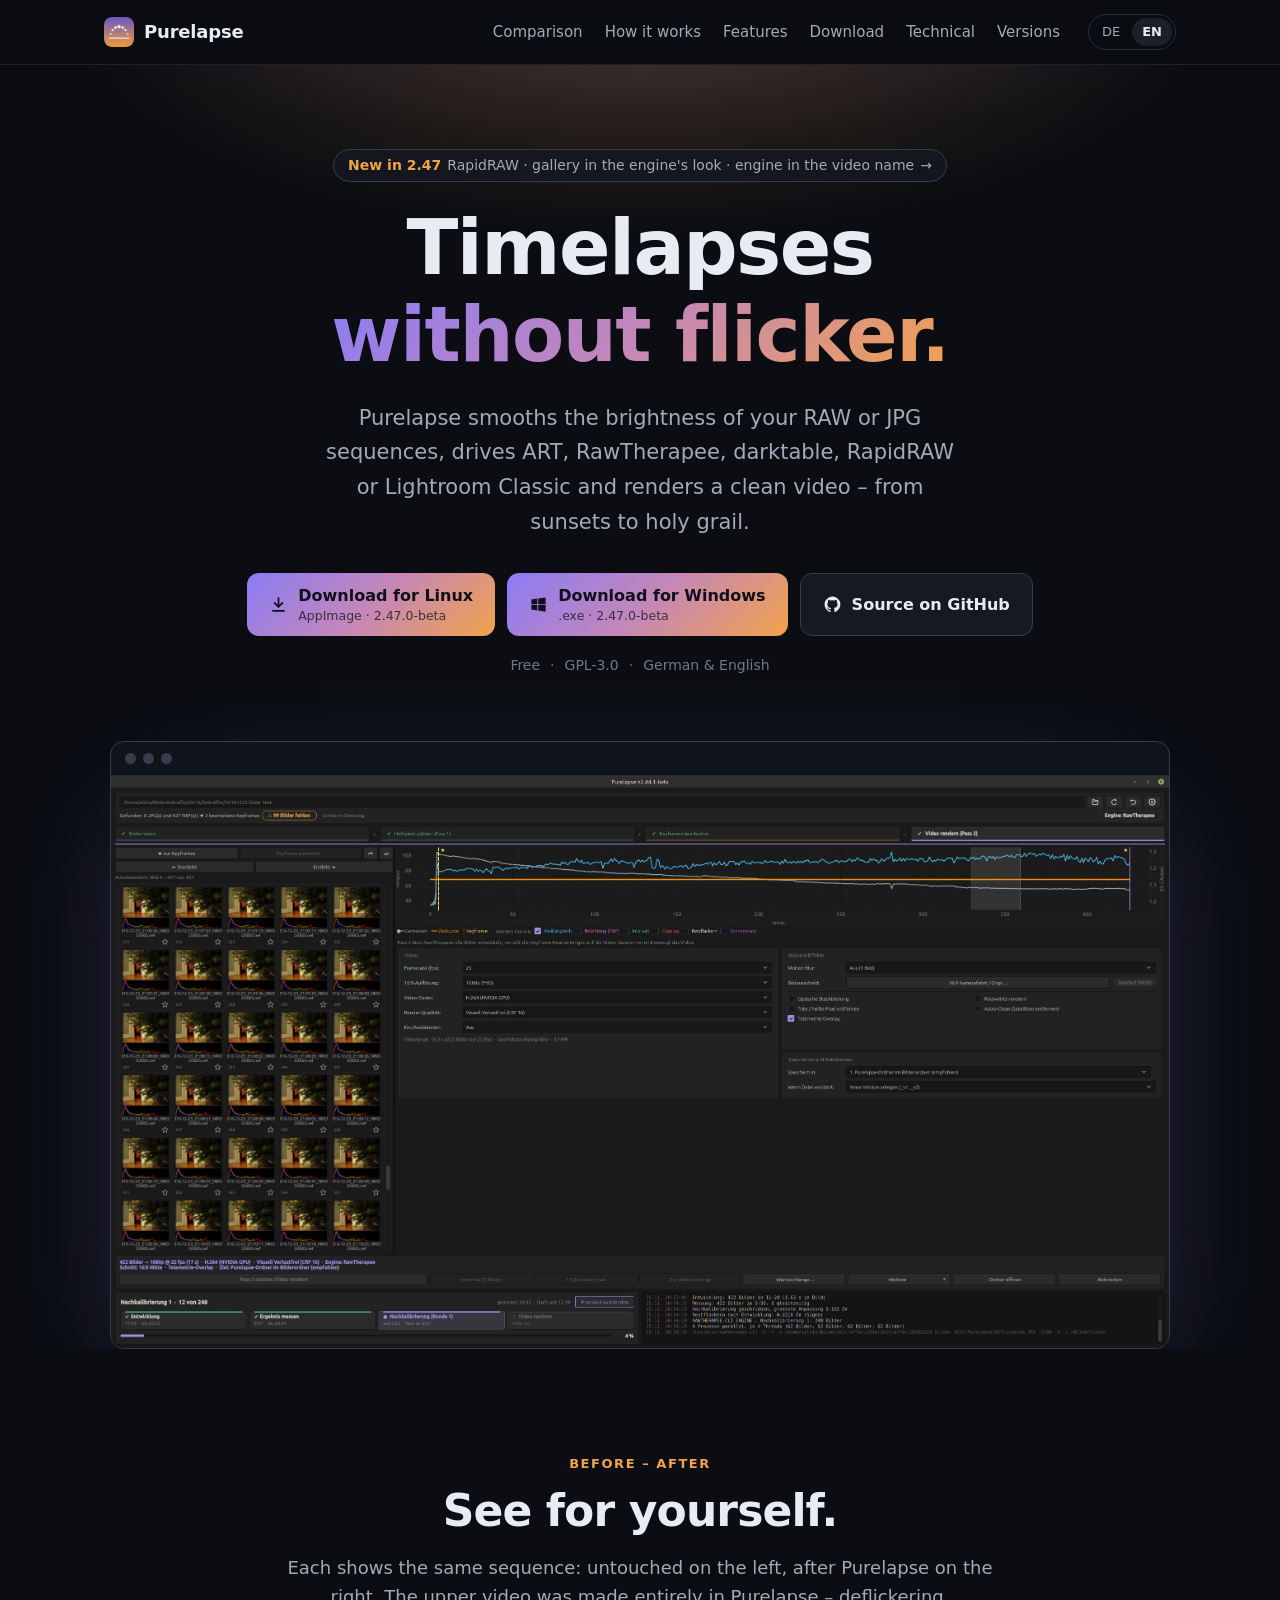
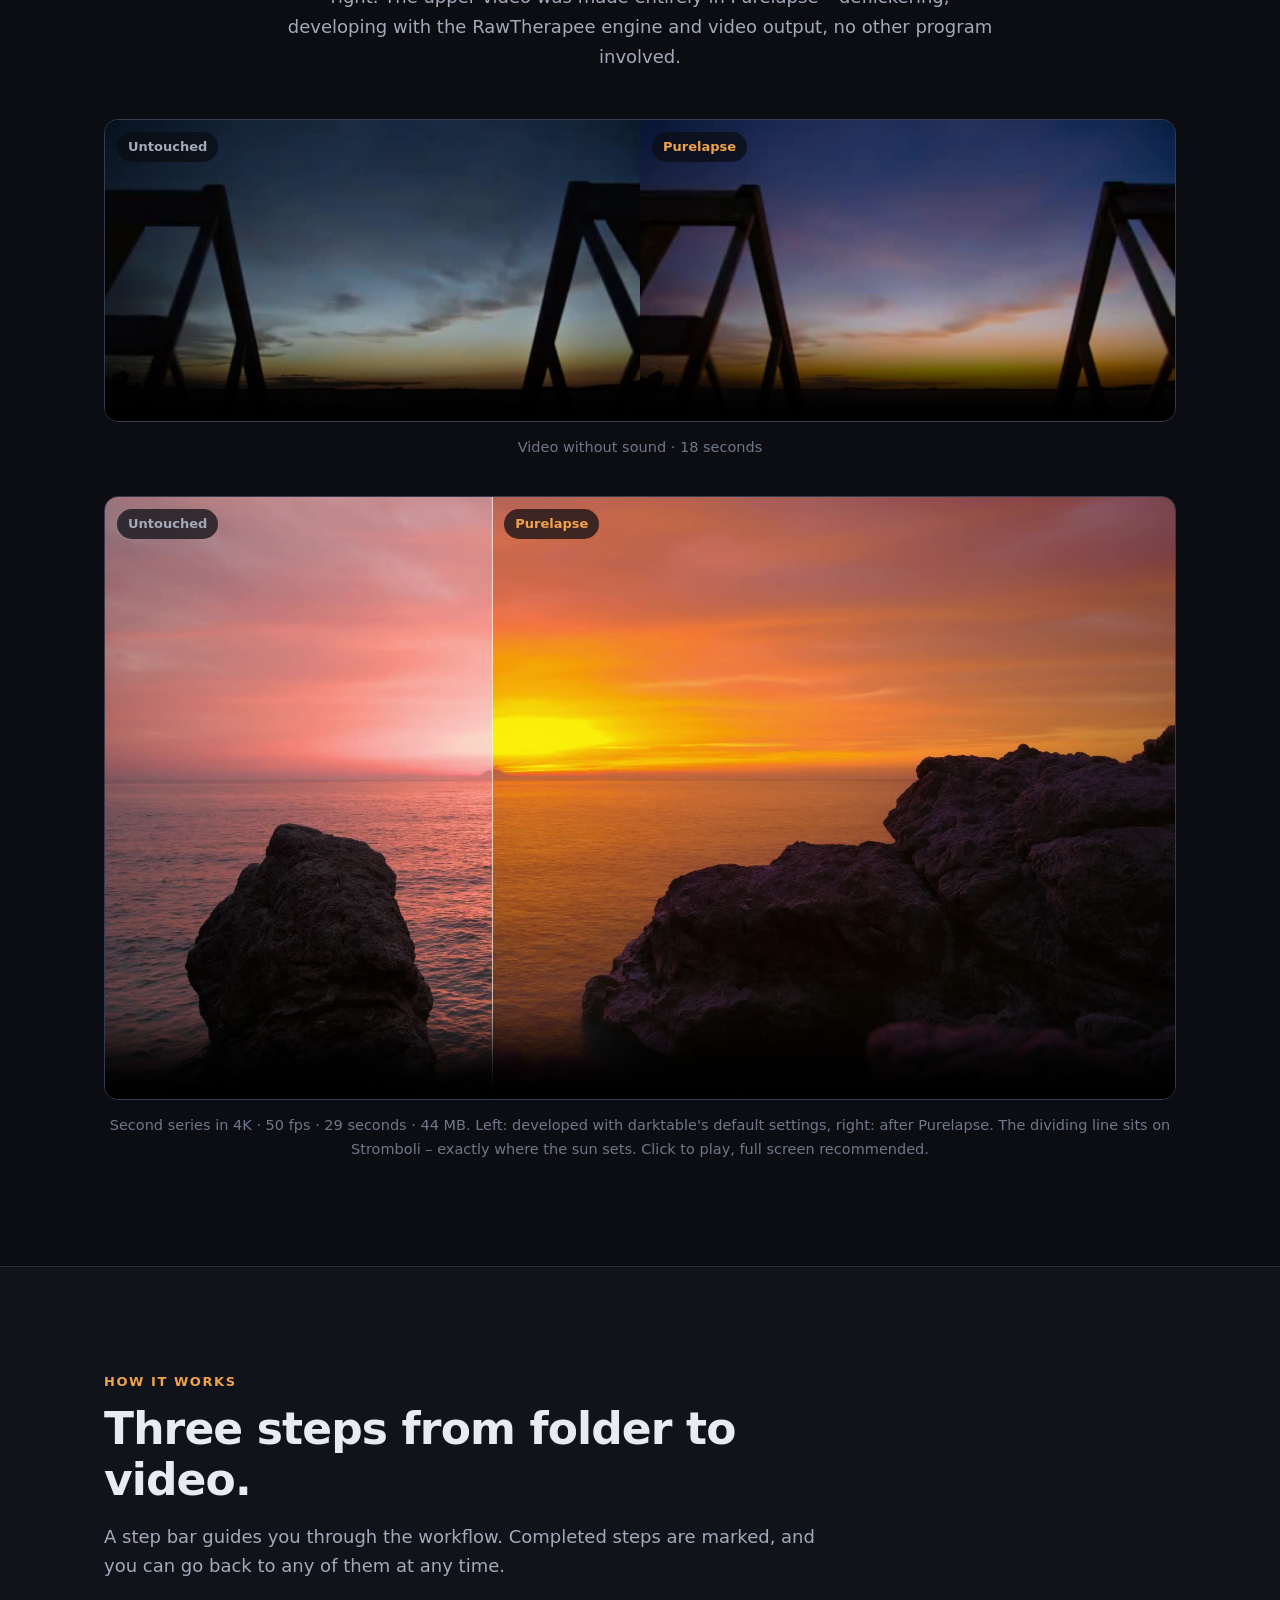
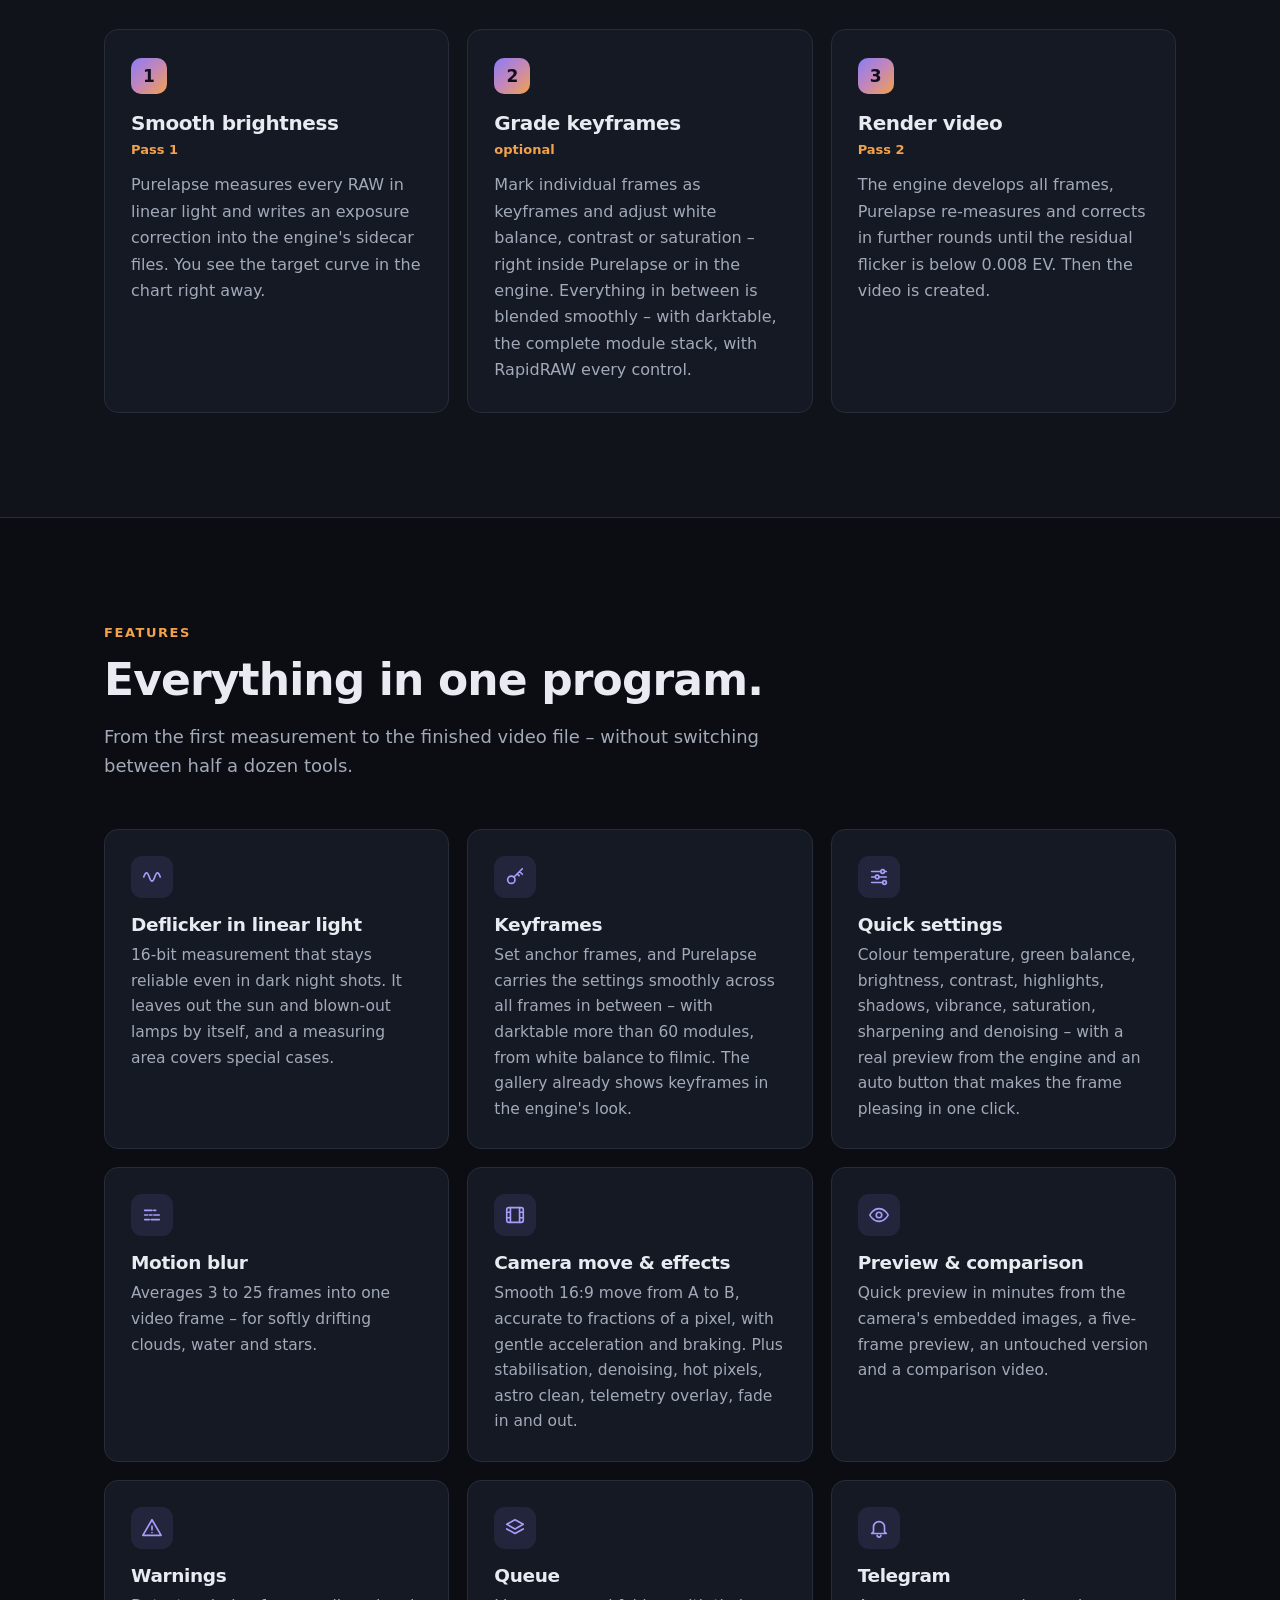
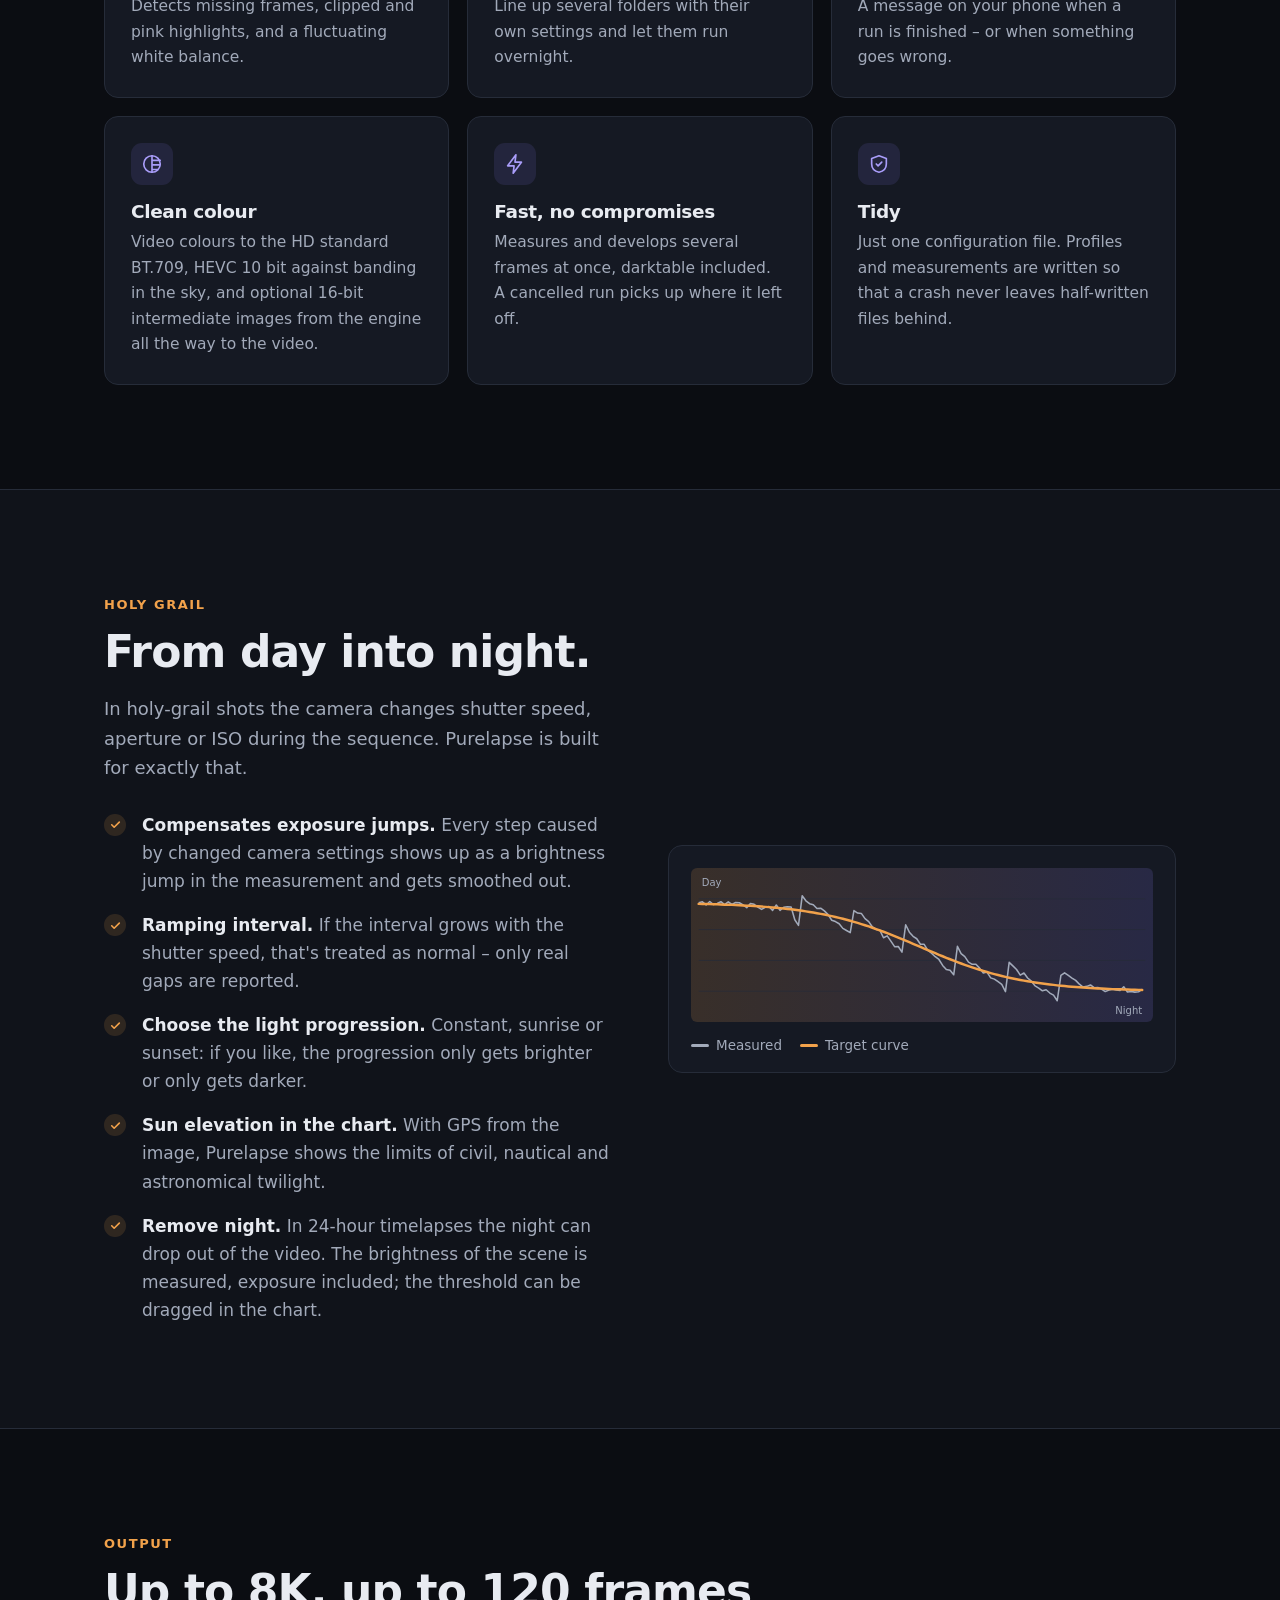
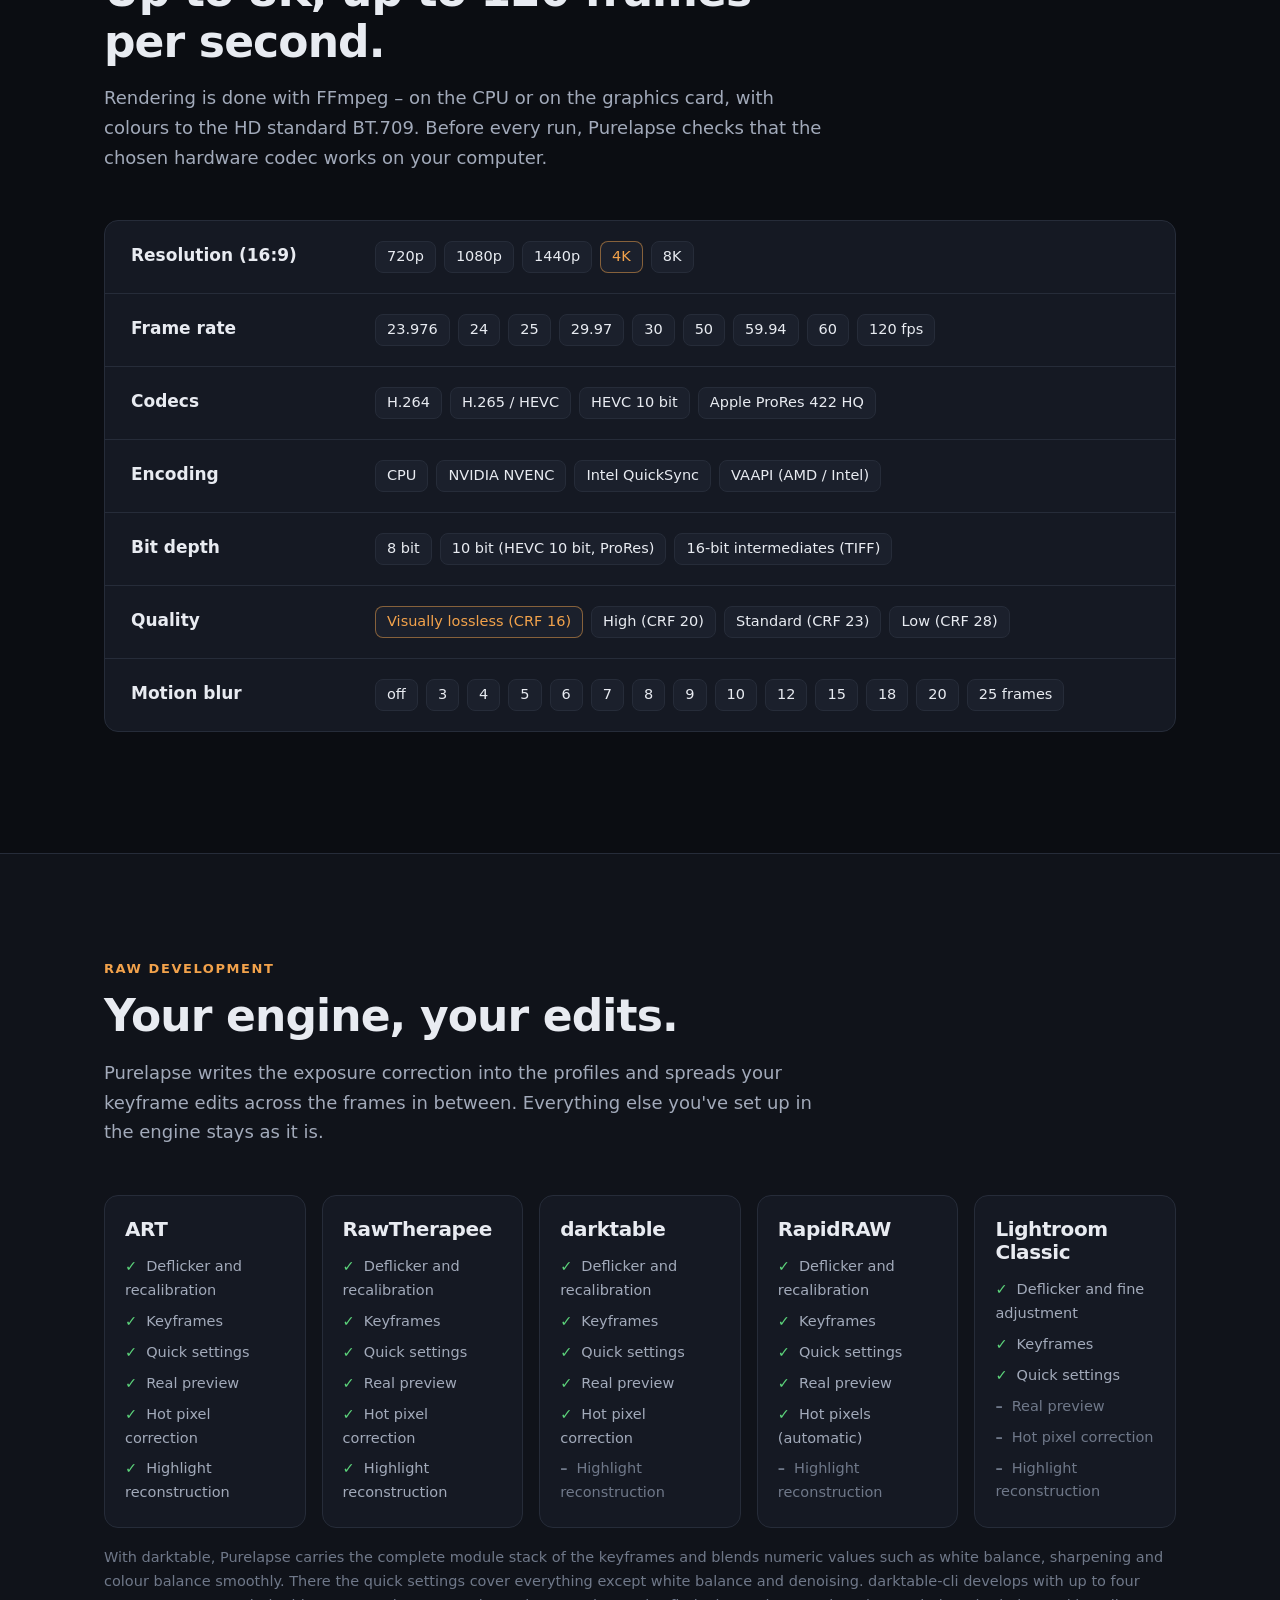
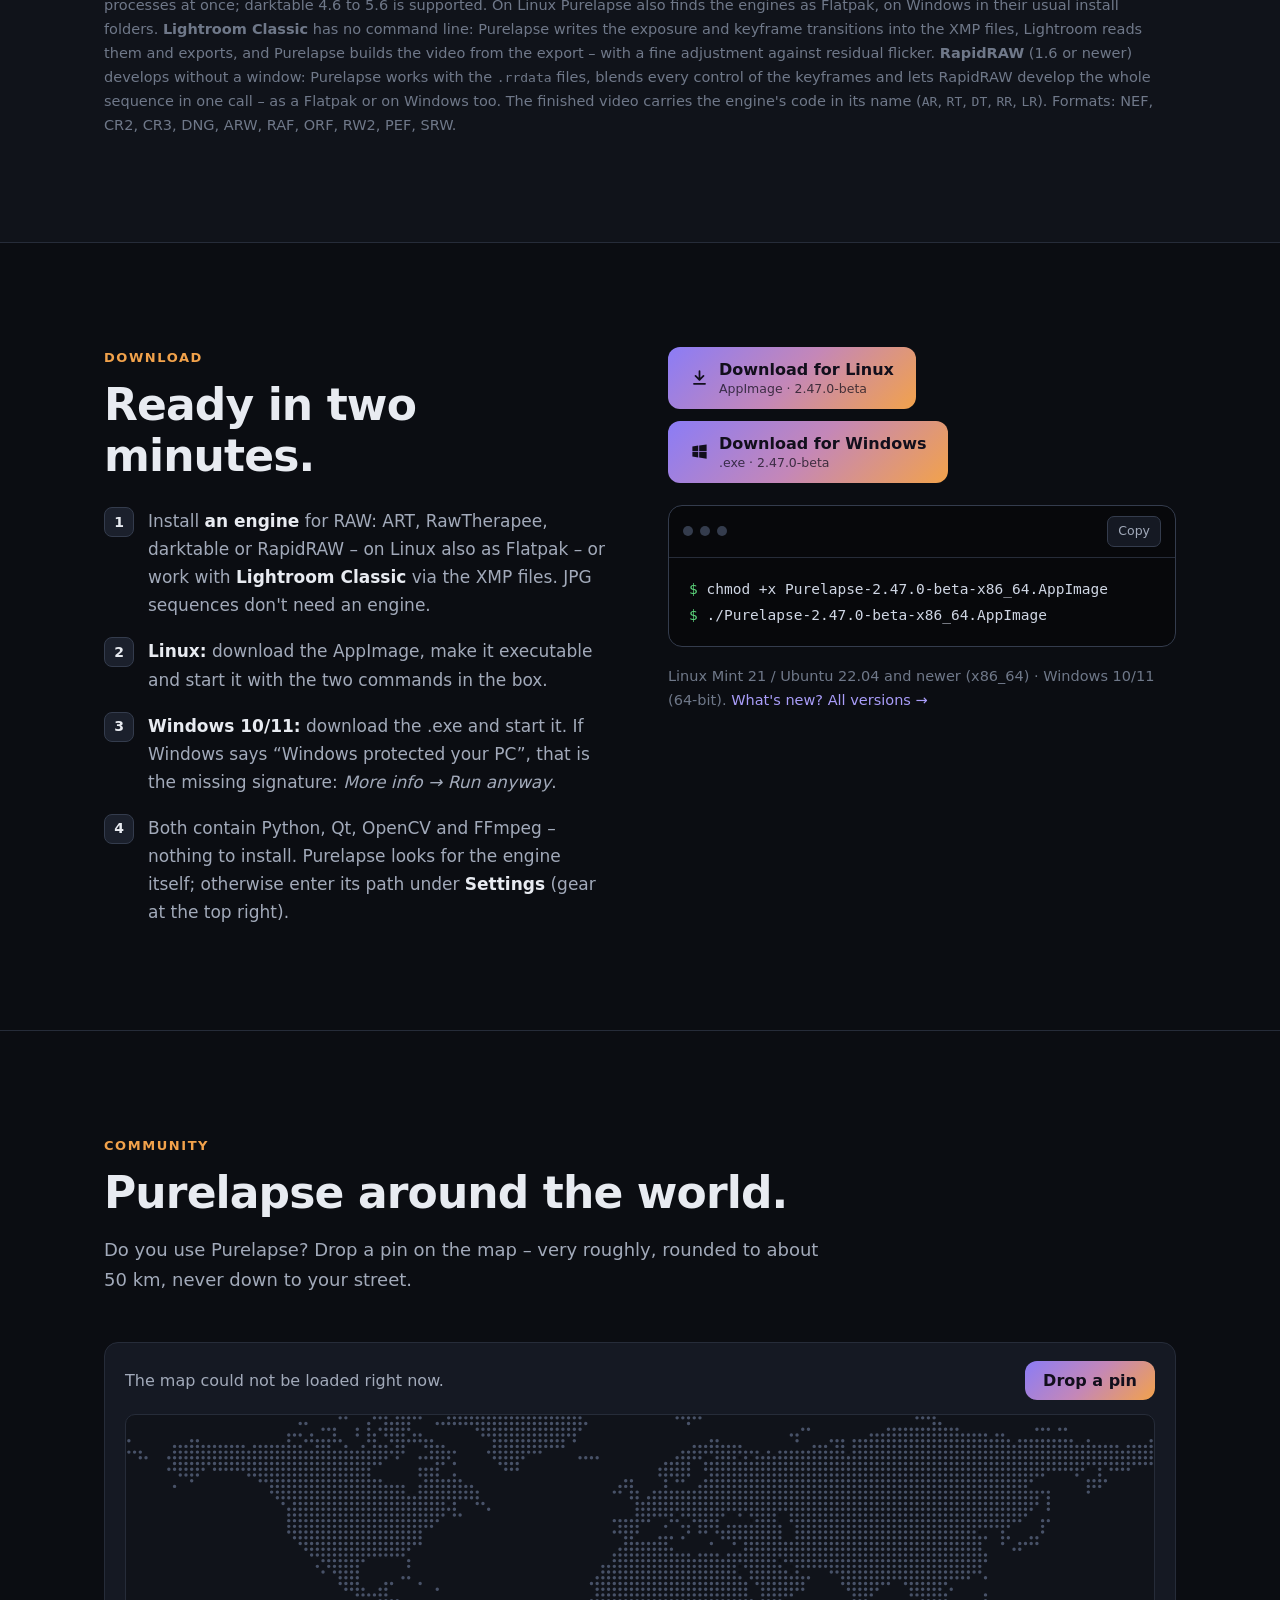
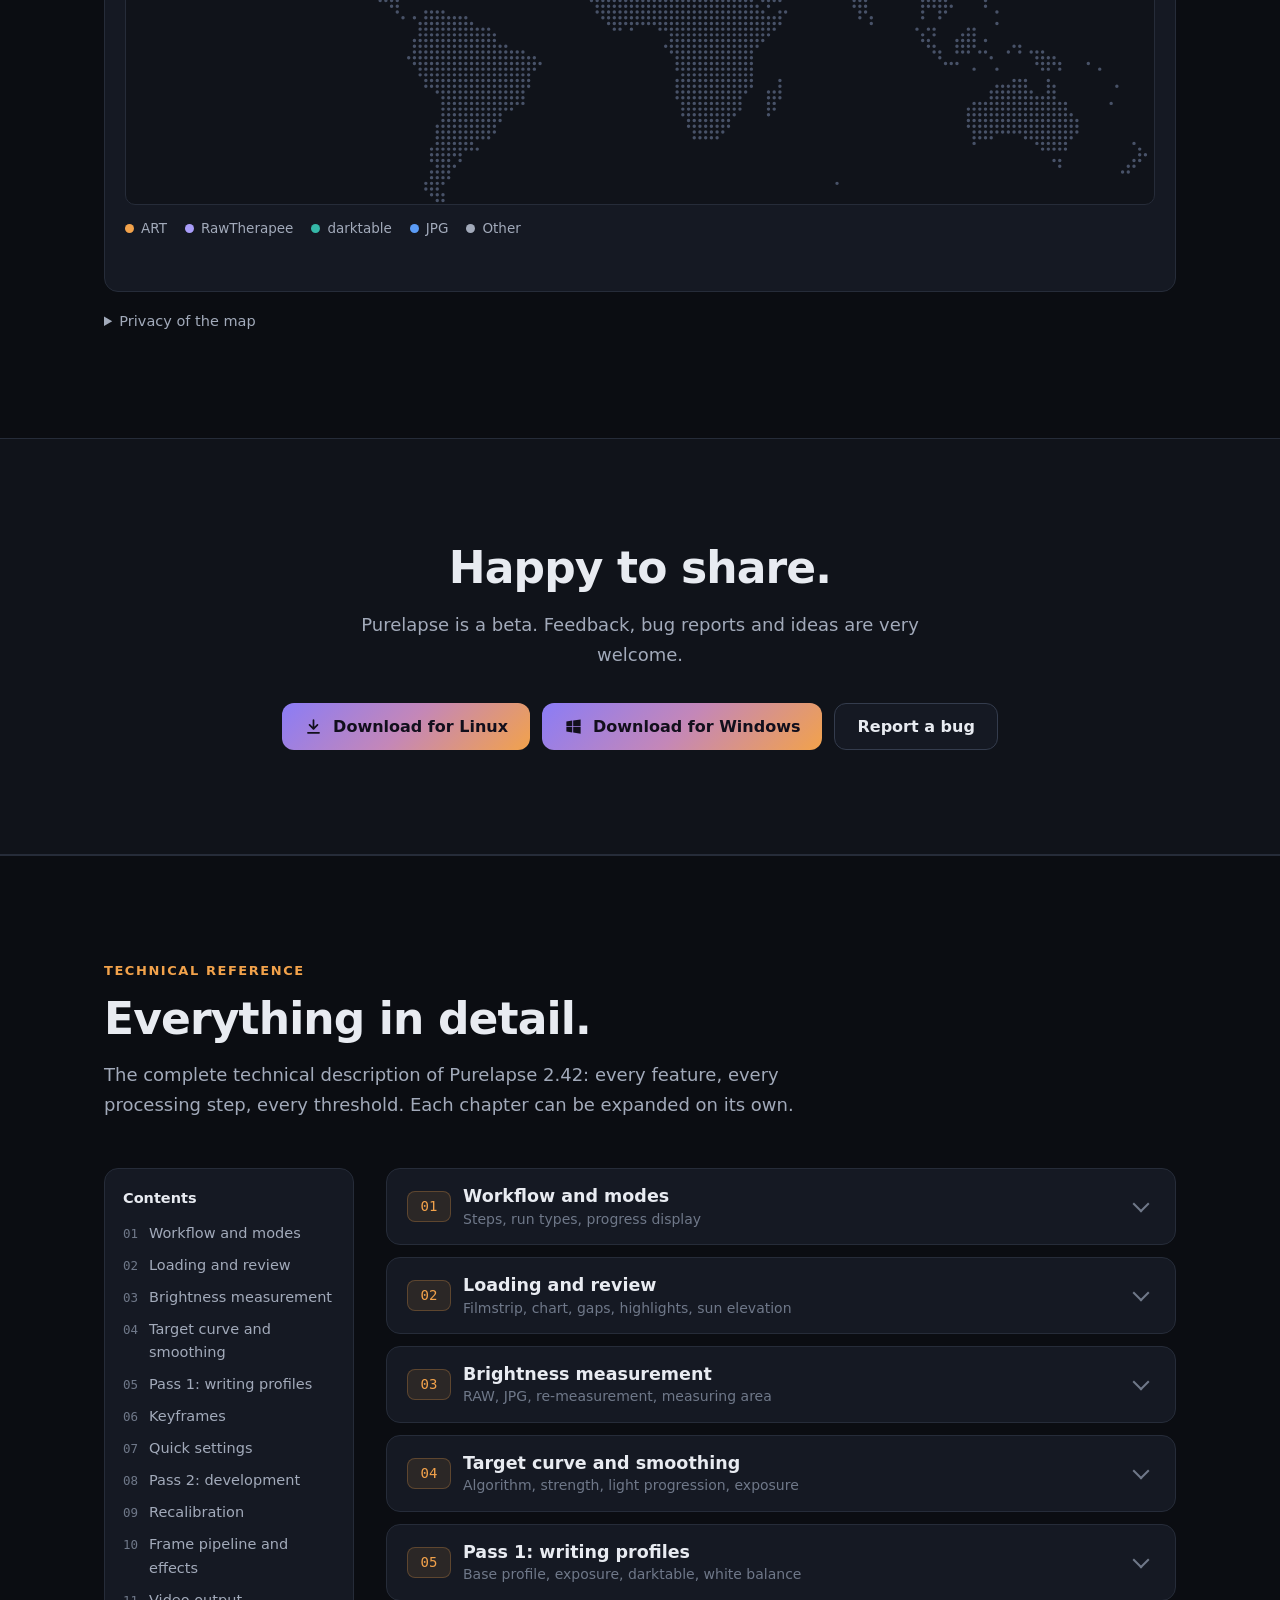
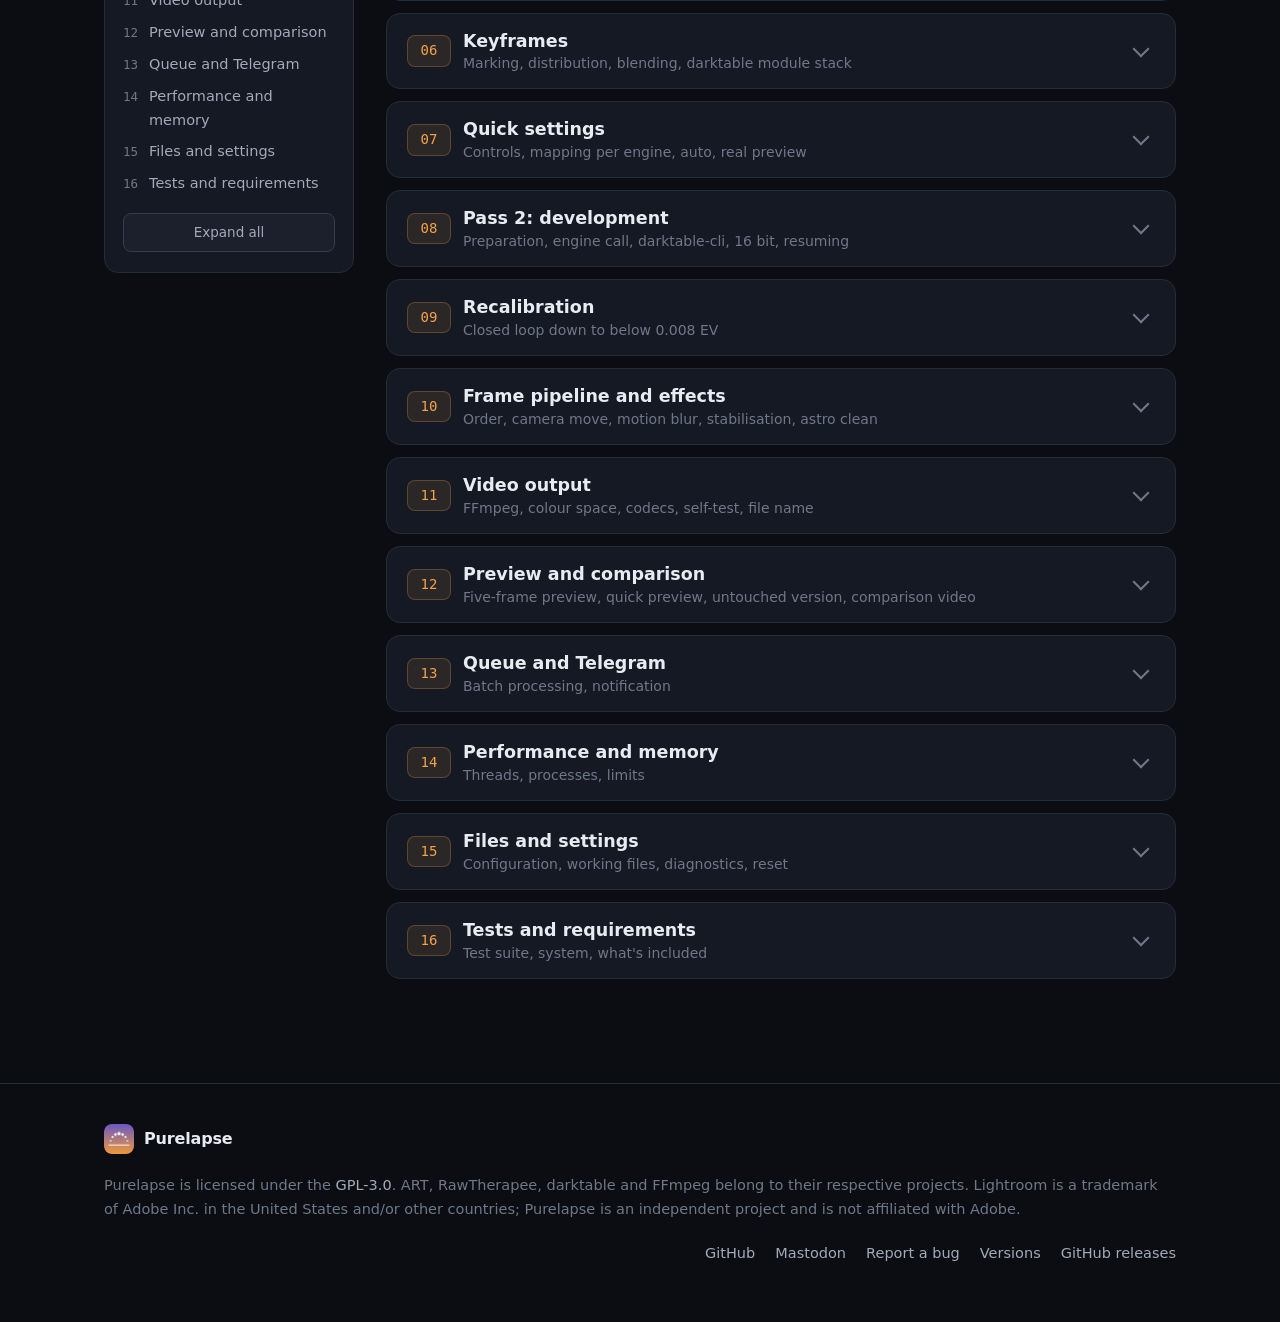
<file: docs/index.html>
<!doctype html>
<html lang="de">
<head>
<meta charset="utf-8">
<meta name="viewport" content="width=device-width, initial-scale=1">
<title>Purelapse – Zeitraffer ohne Flackern für Linux und Windows</title>
<meta name="description" content="Purelapse entflackert Zeitraffer aus RAW- oder JPG-Serien, steuert ART, RawTherapee, darktable, RapidRAW und Lightroom Classic, blendet Keyframes weich über und rendert das Video bis 8K. Kostenlos und Open Source für Linux und Windows.">
<link rel="me" href="https://mastodon.social/@purelapse">
<link rel="canonical" href="https://purelapse.org/">
<link rel="alternate" hreflang="de" href="https://purelapse.org/">
<link rel="alternate" hreflang="en" href="https://purelapse.org/en.html">
<link rel="alternate" hreflang="x-default" href="https://purelapse.org/en.html">
<meta property="og:type" content="website">
<meta property="og:title" content="Purelapse – Zeitraffer ohne Flackern für Linux und Windows">
<meta property="og:description" content="Purelapse entflackert Zeitraffer aus RAW- oder JPG-Serien, steuert ART, RawTherapee, darktable, RapidRAW und Lightroom Classic, blendet Keyframes weich über und rendert das Video bis 8K. Kostenlos und Open Source für Linux und Windows.">
<meta property="og:url" content="https://purelapse.org/">
<meta property="og:image" content="https://purelapse.org/assets/og-image.jpg">
<meta property="og:locale" content="de_DE">
<meta name="twitter:card" content="summary_large_image">
<meta name="theme-color" content="#0b0d12">
<link rel="icon" type="image/png" href="assets/favicon.png">
<link rel="apple-touch-icon" href="assets/icon.png">
<link rel="stylesheet" href="assets/style.css?v=9">
<script>try{var l=localStorage.getItem("purelapse-lang");var de=(navigator.languages||[navigator.language||""]).some(function(x){return /^de/i.test(x)});var bot=/bot|crawl|spider|slurp|lighthouse|preview/i.test(navigator.userAgent||"");if(!bot&&(l==="en"||(!l&&!de))){location.replace("en.html"+location.hash)}}catch(e){}</script>
<script type="application/ld+json">
{
 "@context": "https://schema.org",
 "@type": "SoftwareApplication",
 "name": "Purelapse",
 "url": "https://purelapse.org/",
 "description": "Purelapse entflackert Zeitraffer aus RAW- oder JPG-Serien, steuert ART, RawTherapee, darktable, RapidRAW und Lightroom Classic, blendet Keyframes weich über und rendert das Video bis 8K. Kostenlos und Open Source für Linux und Windows.",
 "applicationCategory": "MultimediaApplication",
 "applicationSubCategory": "Timelapse deflicker",
 "operatingSystem": "Linux, Windows 10, Windows 11",
 "softwareVersion": "2.47.0-beta",
 "inLanguage": [
  "de",
  "en"
 ],
 "isAccessibleForFree": true,
 "license": "https://www.gnu.org/licenses/gpl-3.0.html",
 "offers": {
  "@type": "Offer",
  "price": "0",
  "priceCurrency": "EUR"
 },
 "downloadUrl": "https://github.com/purelapse/purelapse/releases",
 "image": "https://purelapse.org/assets/og-image.jpg",
 "screenshot": "https://purelapse.org/screenshot.jpg",
 "sameAs": [
  "https://github.com/purelapse/purelapse"
 ]
}
</script>
</head>
<body>
<a class="skip" href="#main">Zum Inhalt springen</a>

<header class="nav">
  <div class="wrap">
    <a class="brand" href="index.html"><img src="assets/icon.png" alt="" width="30" height="30">Purelapse</a>
    <nav class="nav-links" aria-label="Navigation"><a href="#vergleich">Vergleich</a><a href="#ablauf">So geht's</a><a href="#funktionen">Funktionen</a><a href="#download">Download</a><a href="#technik">Technik</a><a href="versionen.html">Versionen</a></nav>
    <div class="lang" aria-label="Sprache / Language"><span>DE</span><a href="en.html" hreflang="en" data-lang="en">EN</a></div>
  </div>
</header>

<main id="main">
  <section class="hero">
    <div class="wrap">
      <a class="pill" href="versionen.html#v2-47-0"><b>Neu in 2.47</b><span>RapidRAW · Bildleiste im Look der Engine · Engine im Videonamen</span><span aria-hidden="true">→</span></a>
      <h1>Zeitraffer<br><span class="grad-text">ohne Flackern.</span></h1>
      <p class="lead">Purelapse glättet die Helligkeit deiner RAW- oder JPG-Serien, steuert ART, RawTherapee, darktable, RapidRAW oder Lightroom Classic und rendert ein sauberes Video – vom Sonnenuntergang bis zum Holy Grail.</p>
      <div class="cta">
        <a class="btn btn-primary" href="https://github.com/purelapse/purelapse/releases/download/v2.47.0-beta/Purelapse-2.47.0-beta-x86_64.AppImage"><svg viewBox="0 0 24 24" fill="none" stroke="currentColor" stroke-width="2.2" stroke-linecap="round" stroke-linejoin="round" aria-hidden="true"><path d="M12 4v11M7 10l5 5 5-5M5 20h14"/></svg><span>Download für Linux<small>AppImage · 2.47.0-beta</small></span></a>
        <a class="btn btn-primary" href="https://github.com/purelapse/purelapse/releases/download/v2.47.0-beta/Purelapse-2.47.0-beta-windows-x64.exe"><svg viewBox="0 0 24 24" fill="currentColor" aria-hidden="true"><path d="M3 5.6 10.4 4.5v7.1H3zM11.6 4.3 21 3v8.6h-9.4zM3 12.6h7.4v7L3 18.4zM11.6 12.6H21V21l-9.4-1.3z"/></svg><span>Download für Windows<small>.exe · 2.47.0-beta</small></span></a>
        <a class="btn" href="https://github.com/purelapse/purelapse"><svg viewBox="0 0 24 24" fill="currentColor" aria-hidden="true"><path d="M12 2a10 10 0 0 0-3.2 19.5c.5.1.7-.2.7-.5v-1.7c-2.8.6-3.4-1.3-3.4-1.3-.4-1.2-1.1-1.5-1.1-1.5-.9-.6.1-.6.1-.6 1 .1 1.5 1 1.5 1 .9 1.5 2.3 1.1 2.9.8.1-.6.3-1.1.6-1.3-2.2-.3-4.6-1.1-4.6-5 0-1.1.4-2 1-2.7-.1-.3-.4-1.3.1-2.7 0 0 .8-.3 2.8 1a9.6 9.6 0 0 1 5 0c1.9-1.3 2.8-1 2.8-1 .5 1.4.2 2.4.1 2.7.6.7 1 1.6 1 2.7 0 3.9-2.4 4.7-4.6 5 .4.3.7.9.7 1.9V21c0 .3.2.6.7.5A10 10 0 0 0 12 2z"/></svg><span>Quelltext auf GitHub</span></a>
      </div>
      <p class="meta"><span>Kostenlos</span><span>GPL-3.0</span><span>Deutsch &amp; Englisch</span></p>
      <div class="shot">
        <div class="shot-bar" aria-hidden="true"><i></i><i></i><i></i></div>
        <img src="screenshot.jpg" width="1919" height="1026" alt="Purelapse: Bildleiste, Helligkeitsdiagramm und Einstellungen für das Rendern">
      </div>
    </div>
  </section>

  <section id="vergleich">
    <div class="wrap">
      <div class="section-head center">
        <div class="eyebrow">Vorher – nachher</div>
        <h2>Sieh selbst.</h2>
        <p>Jeweils dieselbe Serie: links unbearbeitet, rechts nach Purelapse. Das obere Video ist komplett in Purelapse entstanden – Entflickern, Entwicklung mit der RawTherapee-Engine und Videoausgabe, ohne weiteres Programm.</p>
      </div>
      <div class="compare">
        <video id="cmp" src="assets/compare.mp4" poster="assets/compare-poster.jpg" muted loop playsinline preload="metadata" width="1280" height="360">Dein Browser kann dieses Video nicht abspielen.</video>
        <span class="tag l">Unbearbeitet</span><span class="tag r">Purelapse</span>
      </div>
      <p class="caption">Video ohne Ton · 18 Sekunden</p>
      <div class="compare compare-2 compare-split">
        <video src="assets/compare3.mp4" poster="assets/compare3-poster.jpg" controls playsinline preload="none" width="3840" height="2160">Dein Browser kann dieses Video nicht abspielen.</video>
        <span class="tag l">Unbearbeitet</span><span class="tag r">Purelapse</span>
      </div>
      <p class="caption">Zweite Serie in 4K · 50 fps · 29 Sekunden · 44 MB. Links mit den Standardeinstellungen von darktable entwickelt, rechts nach Purelapse. Die Trennlinie liegt auf dem Stromboli – genau dort geht die Sonne unter. Zum Abspielen klicken, Vollbild empfohlen.</p>
    </div>
  </section>

  <section id="ablauf" class="alt">
    <div class="wrap">
      <div class="section-head">
        <div class="eyebrow">So geht's</div>
        <h2>Drei Schritte vom Ordner zum Video.</h2>
        <p>Eine Schrittleiste führt dich durch den Ablauf. Erledigte Schritte sind markiert, jeder lässt sich jederzeit wieder anklicken.</p>
      </div>
      <div class="steps"><div class="step"><h3>Helligkeit glätten</h3><div class="tagline">Pass 1</div><p>Purelapse misst jedes RAW in linearem Licht und schreibt eine Belichtungskorrektur in die Begleitdateien der Engine. Die Zielkurve siehst du sofort im Diagramm.</p></div><div class="step"><h3>Keyframes gestalten</h3><div class="tagline">freiwillig</div><p>Einzelne Bilder als Keyframe markieren und Weißabgleich, Kontrast oder Sättigung einstellen – direkt in Purelapse oder in der Engine. Dazwischen wird weich übergeblendet, bei darktable der komplette Modulstapel, bei RapidRAW jeder Regler.</p></div><div class="step"><h3>Video rendern</h3><div class="tagline">Pass 2</div><p>Die Engine entwickelt alle Bilder, Purelapse misst nach und korrigiert in weiteren Runden, bis das Restflackern unter 0,008 EV liegt. Dann entsteht das Video.</p></div></div>
    </div>
  </section>

  <section id="funktionen">
    <div class="wrap">
      <div class="section-head">
        <div class="eyebrow">Funktionen</div>
        <h2>Alles in einem Programm.</h2>
        <p>Von der ersten Messung bis zur fertigen Videodatei – ohne zwischen einem halben Dutzend Werkzeugen zu wechseln.</p>
      </div>
      <div class="grid"><div class="card"><div class="ic"><svg viewBox="0 0 24 24" fill="none" stroke="currentColor" stroke-width="1.8" stroke-linecap="round" stroke-linejoin="round" aria-hidden="true"><path d="M3 12c2-6 4-6 6 0s4 6 6 0 4-6 6 0"/></svg></div><h3>Deflicker in linearem Licht</h3><p>16-Bit-Messung, die auch in dunklen Nachtaufnahmen verlässlich bleibt. Sonne und ausgebrannte Lampen klammert sie selbst aus, für Sonderfälle gibt es einen Messbereich.</p></div><div class="card"><div class="ic"><svg viewBox="0 0 24 24" fill="none" stroke="currentColor" stroke-width="1.8" stroke-linecap="round" stroke-linejoin="round" aria-hidden="true"><circle cx="8" cy="15" r="4"/><path d="m11 12 9-9M17 6l3 3M14.5 8.5l2 2"/></svg></div><h3>Keyframes</h3><p>Stützstellen setzen, Purelapse überträgt die Einstellungen weich auf alle Bilder dazwischen – bei darktable über 60 Module von Weißabgleich bis Filmic. Die Bildleiste zeigt Keyframes schon im Look der Engine.</p></div><div class="card"><div class="ic"><svg viewBox="0 0 24 24" fill="none" stroke="currentColor" stroke-width="1.8" stroke-linecap="round" stroke-linejoin="round" aria-hidden="true"><path d="M4 6h10M18 6h2M4 12h4M12 12h8M4 18h12M20 18h0"/><circle cx="16" cy="6" r="2"/><circle cx="10" cy="12" r="2"/><circle cx="18" cy="18" r="2"/></svg></div><h3>Schnelleinstellungen</h3><p>Farbtemperatur, Grünabgleich, Helligkeit, Kontrast, Lichter, Tiefen, Dynamik, Sättigung, Schärfe und Entrauschen – mit echter Vorschau aus der Engine und einer Automatik, die das Bild mit einem Klick gefällig macht.</p></div><div class="card"><div class="ic"><svg viewBox="0 0 24 24" fill="none" stroke="currentColor" stroke-width="1.8" stroke-linecap="round" stroke-linejoin="round" aria-hidden="true"><path d="M4 12h3M9 12h3M14 12h6M4 7h8M14 7h2M4 17h5M11 17h9"/></svg></div><h3>Motion Blur</h3><p>Mittelt 3 bis 25 Bilder zu einem Videobild – für weich ziehende Wolken, Wasser und Sterne.</p></div><div class="card"><div class="ic"><svg viewBox="0 0 24 24" fill="none" stroke="currentColor" stroke-width="1.8" stroke-linecap="round" stroke-linejoin="round" aria-hidden="true"><rect x="3" y="4" width="18" height="16" rx="2"/><path d="M7 4v16M17 4v16M3 9h4M3 15h4M17 9h4M17 15h4"/></svg></div><h3>Kamerafahrt &amp; Effekte</h3><p>Weiche 16:9-Fahrt von A nach B, auf Bruchteile von Bildpunkten genau, mit sanftem Anfahren und Abbremsen. Dazu Stabilisierung, Entrauschen, Hotpixel, Astro-Clean, Telemetrie-Overlay, Ein- und Ausblenden.</p></div><div class="card"><div class="ic"><svg viewBox="0 0 24 24" fill="none" stroke="currentColor" stroke-width="1.8" stroke-linecap="round" stroke-linejoin="round" aria-hidden="true"><path d="M2 12s3.5-7 10-7 10 7 10 7-3.5 7-10 7S2 12 2 12z"/><circle cx="12" cy="12" r="3"/></svg></div><h3>Vorschau &amp; Vergleich</h3><p>Schnellvorschau in Minuten aus den Kamerabildern, Vorschau von fünf Bildern, Rohfassung und Vergleichsvideo.</p></div><div class="card"><div class="ic"><svg viewBox="0 0 24 24" fill="none" stroke="currentColor" stroke-width="1.8" stroke-linecap="round" stroke-linejoin="round" aria-hidden="true"><path d="M12 3 2 20h20L12 3z"/><path d="M12 10v4M12 17h0"/></svg></div><h3>Warnungen</h3><p>Erkennt fehlende Aufnahmen, ausgebrannte und rosa verfärbte Lichter und einen schwankenden Weißabgleich.</p></div><div class="card"><div class="ic"><svg viewBox="0 0 24 24" fill="none" stroke="currentColor" stroke-width="1.8" stroke-linecap="round" stroke-linejoin="round" aria-hidden="true"><path d="m12 3 9 5-9 5-9-5 9-5z"/><path d="m3 13 9 5 9-5"/></svg></div><h3>Warteschlange</h3><p>Mehrere Ordner mit eigenen Einstellungen einreihen und über Nacht abarbeiten lassen.</p></div><div class="card"><div class="ic"><svg viewBox="0 0 24 24" fill="none" stroke="currentColor" stroke-width="1.8" stroke-linecap="round" stroke-linejoin="round" aria-hidden="true"><path d="M6 16V11a6 6 0 1 1 12 0v5l2 2H4l2-2zM10 20a2 2 0 0 0 4 0"/></svg></div><h3>Telegram</h3><p>Eine Nachricht aufs Handy, wenn der Lauf fertig ist – oder wenn etwas schiefgeht.</p></div><div class="card"><div class="ic"><svg viewBox="0 0 24 24" fill="none" stroke="currentColor" stroke-width="1.8" stroke-linecap="round" stroke-linejoin="round" aria-hidden="true"><circle cx="12" cy="12" r="9"/><path d="M12 3v18M12 8h9M12 13h8.6M12 18h6"/></svg></div><h3>Saubere Farben</h3><p>Videofarben nach HD-Norm BT.709, HEVC 10 Bit gegen Stufen im Himmel und auf Wunsch 16-Bit-Zwischenbilder von der Engine bis zum Video.</p></div><div class="card"><div class="ic"><svg viewBox="0 0 24 24" fill="none" stroke="currentColor" stroke-width="1.8" stroke-linecap="round" stroke-linejoin="round" aria-hidden="true"><path d="M13 2 4 14h7l-1 8 9-12h-7l1-8z"/></svg></div><h3>Schnell ohne Abstriche</h3><p>Mehrere Bilder gleichzeitig messen und entwickeln, auch mit darktable. Ein abgebrochener Lauf macht dort weiter, wo er aufgehört hat.</p></div><div class="card"><div class="ic"><svg viewBox="0 0 24 24" fill="none" stroke="currentColor" stroke-width="1.8" stroke-linecap="round" stroke-linejoin="round" aria-hidden="true"><path d="M12 3 4 6v6c0 5 3.5 8 8 9 4.5-1 8-4 8-9V6l-8-3z"/><path d="m9 12 2 2 4-4"/></svg></div><h3>Aufgeräumt</h3><p>Nur eine Konfigurationsdatei. Profile und Messwerte werden so geschrieben, dass ein Absturz keine halben Dateien hinterlässt.</p></div></div>
    </div>
  </section>

  <section class="alt">
    <div class="wrap split">
      <div>
        <div class="section-head" style="margin-bottom:0">
          <div class="eyebrow">Holy Grail</div>
          <h2>Vom Tag in die Nacht.</h2>
          <p>Bei Holy-Grail-Aufnahmen ändert die Kamera während der Serie Belichtungszeit, Blende oder ISO. Purelapse ist genau dafür gebaut.</p>
        </div>
        <ul class="ticks"><li><span><b>Belichtungssprünge ausgleichen.</b> Jede Stufe durch geänderte Kameraeinstellungen erscheint in der Messung als Helligkeitssprung und wird geglättet.</span></li><li><span><b>Wechselndes Intervall.</b> Wächst das Intervall mit der Belichtungszeit, gilt das als normal – gemeldet werden nur echte Lücken.</span></li><li><span><b>Lichtverlauf wählen.</b> Gleichbleibend, Sonnenaufgang oder Sonnenuntergang: Auf Wunsch wird der Verlauf nur heller oder nur dunkler.</span></li><li><span><b>Sonnenstand im Diagramm.</b> Mit GPS aus dem Bild zeigt Purelapse die Grenzen der bürgerlichen, nautischen und astronomischen Dämmerung.</span></li><li><span><b>Nacht entfernen.</b> Bei 24-Stunden-Zeitraffern fällt die Nacht auf Wunsch aus dem Video. Gemessen wird die Helligkeit der Szene samt Belichtung, die Grenze lässt sich im Diagramm verschieben.</span></li></ul>
      </div>
      <div class="curve">
        <svg viewBox="0 0 600 200" role="img" aria-label="Schematisches Diagramm: gemessene Helligkeit mit Sprüngen und die geglättete Zielkurve">
  <defs><linearGradient id="sky" x1="0" x2="1"><stop offset="0" stop-color="#f2a24b" stop-opacity=".16"/><stop offset="1" stop-color="#8b7cf6" stop-opacity=".16"/></linearGradient></defs>
  <rect x="0" y="0" width="600" height="200" rx="8" fill="url(#sky)"/>
  <g stroke="#262c39" stroke-width="1"><line x1="10" x2="590" y1="40" y2="40"/><line x1="10" x2="590" y1="80" y2="80"/><line x1="10" x2="590" y1="120" y2="120"/><line x1="10" x2="590" y1="160" y2="160"/></g>
  <polyline points="10.0,45.2 14.8,43.9 19.6,48.0 24.4,43.5 29.2,47.4 34.0,46.1 38.8,43.8 43.6,47.6 48.4,44.0 53.2,47.4 58.0,44.7 62.8,45.1 67.6,48.0 72.4,51.5 77.2,46.1 82.0,47.2 86.8,50.8 91.6,53.7 96.4,51.1 101.2,50.0 106.0,55.1 110.8,48.1 115.6,55.0 120.4,51.0 125.2,50.3 130.0,50.7 134.8,67.2 139.6,74.5 144.4,36.1 149.2,42.6 154.0,46.4 158.8,47.7 163.6,52.6 168.4,52.2 173.2,55.7 178.0,60.5 182.8,67.9 187.6,69.6 192.4,72.4 197.2,78.4 202.0,81.2 206.8,83.9 211.6,55.3 216.4,58.5 221.2,59.0 226.0,65.8 230.8,69.6 235.6,76.6 240.4,79.8 245.2,80.6 250.0,90.6 254.8,88.1 259.6,95.0 264.4,102.2 269.2,102.0 274.0,109.3 278.8,73.7 283.6,83.3 288.4,88.7 293.2,91.9 298.0,99.0 302.8,99.1 307.6,106.9 312.4,110.7 317.2,115.2 322.0,118.8 326.8,126.5 331.6,131.9 336.4,132.7 341.2,138.7 346.0,101.7 350.8,111.2 355.6,115.1 360.4,122.2 365.2,125.1 370.0,125.0 374.8,130.0 379.6,136.3 384.4,135.2 389.2,142.7 394.0,144.3 398.8,147.7 403.6,151.1 408.4,160.5 413.2,122.5 418.0,127.1 422.8,131.8 427.6,139.2 432.4,136.4 437.2,142.8 442.0,147.0 446.8,153.1 451.6,155.9 456.4,159.5 461.2,158.1 466.0,162.4 470.8,165.1 475.6,172.4 480.4,139.5 485.2,136.1 490.0,139.4 494.8,142.9 499.6,145.9 504.4,150.9 509.2,154.6 514.0,153.7 518.8,151.9 523.6,155.5 528.4,155.3 533.2,157.2 538.0,160.5 542.8,158.6 547.6,157.4 552.4,158.4 557.2,159.0 562.0,154.2 566.8,161.1 571.6,160.3 576.4,161.2 581.2,160.7 586.0,157.6" fill="none" stroke="#a2aaba" stroke-width="2" stroke-linejoin="round"/>
  <polyline points="10.0,46.6 14.8,46.7 19.6,46.8 24.4,46.9 29.2,47.1 34.0,47.2 38.8,47.4 43.6,47.6 48.4,47.7 53.2,47.9 58.0,48.1 62.8,48.4 67.6,48.6 72.4,48.9 77.2,49.1 82.0,49.4 86.8,49.8 91.6,50.1 96.4,50.5 101.2,50.8 106.0,51.2 110.8,51.7 115.6,52.1 120.4,52.6 125.2,53.2 130.0,53.7 134.8,54.3 139.6,54.9 144.4,55.6 149.2,56.3 154.0,57.1 158.8,57.9 163.6,58.7 168.4,59.6 173.2,60.5 178.0,61.5 182.8,62.5 187.6,63.6 192.4,64.8 197.2,66.0 202.0,67.2 206.8,68.5 211.6,69.9 216.4,71.3 221.2,72.8 226.0,74.3 230.8,75.9 235.6,77.6 240.4,79.3 245.2,81.0 250.0,82.8 254.8,84.6 259.6,86.5 264.4,88.4 269.2,90.4 274.0,92.3 278.8,94.3 283.6,96.4 288.4,98.4 293.2,100.4 298.0,102.5 302.8,104.6 307.6,106.6 312.4,108.6 317.2,110.7 322.0,112.7 326.8,114.6 331.6,116.6 336.4,118.5 341.2,120.4 346.0,122.2 350.8,124.0 355.6,125.7 360.4,127.4 365.2,129.1 370.0,130.7 374.8,132.2 379.6,133.7 384.4,135.1 389.2,136.5 394.0,137.8 398.8,139.0 403.6,140.2 408.4,141.4 413.2,142.5 418.0,143.5 422.8,144.5 427.6,145.4 432.4,146.3 437.2,147.1 442.0,147.9 446.8,148.7 451.6,149.4 456.4,150.1 461.2,150.7 466.0,151.3 470.8,151.8 475.6,152.4 480.4,152.9 485.2,153.3 490.0,153.8 494.8,154.2 499.6,154.5 504.4,154.9 509.2,155.2 514.0,155.6 518.8,155.9 523.6,156.1 528.4,156.4 533.2,156.6 538.0,156.9 542.8,157.1 547.6,157.3 552.4,157.4 557.2,157.6 562.0,157.8 566.8,157.9 571.6,158.1 576.4,158.2 581.2,158.3 586.0,158.4" fill="none" stroke="#f2a24b" stroke-width="3.2" stroke-linecap="round"/>
  <text x="14" y="24" fill="#a2aaba" font-size="13" font-family="system-ui, sans-serif">Tag</text>
  <text x="586" y="190" fill="#a2aaba" font-size="13" text-anchor="end" font-family="system-ui, sans-serif">Nacht</text>
</svg>
        <div class="legend"><span><i style="background:#a2aaba"></i>Gemessen</span><span><i style="background:#f2a24b"></i>Zielkurve</span></div>
      </div>
    </div>
  </section>

  <section>
    <div class="wrap">
      <div class="section-head">
        <div class="eyebrow">Ausgabe</div>
        <h2>Bis 8K, bis 120 Bilder pro Sekunde.</h2>
        <p>Gerendert wird mit FFmpeg – auf dem Prozessor oder mit der Grafikkarte, in Farben nach HD-Norm BT.709. Vor jedem Lauf prüft Purelapse, ob der gewählte Hardware-Codec auf deinem Rechner funktioniert.</p>
      </div>
      <dl class="specs"><div class="spec"><dt>Auflösung (16:9)</dt><dd><div class="chips"><span class="chip">720p</span><span class="chip">1080p</span><span class="chip">1440p</span><span class="chip hi">4K</span><span class="chip">8K</span></div></dd></div><div class="spec"><dt>Bildrate</dt><dd><div class="chips"><span class="chip">23,976</span><span class="chip">24</span><span class="chip">25</span><span class="chip">29,97</span><span class="chip">30</span><span class="chip">50</span><span class="chip">59,94</span><span class="chip">60</span><span class="chip">120 fps</span></div></dd></div><div class="spec"><dt>Codecs</dt><dd><div class="chips"><span class="chip">H.264</span><span class="chip">H.265 / HEVC</span><span class="chip">HEVC 10 Bit</span><span class="chip">Apple ProRes 422 HQ</span></div></dd></div><div class="spec"><dt>Kodierung</dt><dd><div class="chips"><span class="chip">CPU</span><span class="chip">NVIDIA NVENC</span><span class="chip">Intel QuickSync</span><span class="chip">VAAPI (AMD / Intel)</span></div></dd></div><div class="spec"><dt>Farbtiefe</dt><dd><div class="chips"><span class="chip">8 Bit</span><span class="chip">10 Bit (HEVC 10 Bit, ProRes)</span><span class="chip">16-Bit-Zwischenbilder (TIFF)</span></div></dd></div><div class="spec"><dt>Qualität</dt><dd><div class="chips"><span class="chip hi">Visuell verlustfrei (CRF 16)</span><span class="chip">Hoch (CRF 20)</span><span class="chip">Standard (CRF 23)</span><span class="chip">Niedrig (CRF 28)</span></div></dd></div><div class="spec"><dt>Motion Blur</dt><dd><div class="chips"><span class="chip">aus</span><span class="chip">3</span><span class="chip">4</span><span class="chip">5</span><span class="chip">6</span><span class="chip">7</span><span class="chip">8</span><span class="chip">9</span><span class="chip">10</span><span class="chip">12</span><span class="chip">15</span><span class="chip">18</span><span class="chip">20</span><span class="chip">25 Bilder</span></div></dd></div></dl>
    </div>
  </section>

  <section class="alt">
    <div class="wrap">
      <div class="section-head">
        <div class="eyebrow">RAW-Entwicklung</div>
        <h2>Deine Engine, deine Bearbeitung.</h2>
        <p>Purelapse schreibt die Belichtungskorrektur in die Profile und verteilt deine Keyframe-Bearbeitung auf die Bilder dazwischen. Alles andere, was du in der Engine eingestellt hast, bleibt erhalten.</p>
      </div>
      <div class="engines"><div class="engine"><h3>ART</h3><ul><li>Deflicker und Nachkalibrierung</li><li>Keyframes</li><li>Schnelleinstellungen</li><li>Echte Vorschau</li><li>Hotpixel-Korrektur</li><li>Lichter-Rekonstruktion</li></ul></div><div class="engine"><h3>RawTherapee</h3><ul><li>Deflicker und Nachkalibrierung</li><li>Keyframes</li><li>Schnelleinstellungen</li><li>Echte Vorschau</li><li>Hotpixel-Korrektur</li><li>Lichter-Rekonstruktion</li></ul></div><div class="engine"><h3>darktable</h3><ul><li>Deflicker und Nachkalibrierung</li><li>Keyframes</li><li>Schnelleinstellungen</li><li>Echte Vorschau</li><li>Hotpixel-Korrektur</li><li class="no">Lichter-Rekonstruktion</li></ul></div><div class="engine"><h3>RapidRAW</h3><ul><li>Deflicker und Nachkalibrierung</li><li>Keyframes</li><li>Schnelleinstellungen</li><li>Echte Vorschau</li><li>Hotpixel (automatisch)</li><li class="no">Lichter-Rekonstruktion</li></ul></div><div class="engine"><h3>Lightroom Classic</h3><ul><li>Deflicker und Feinabgleich</li><li>Keyframes</li><li>Schnelleinstellungen</li><li class="no">Echte Vorschau</li><li class="no">Hotpixel-Korrektur</li><li class="no">Lichter-Rekonstruktion</li></ul></div></div>
      <p class="note">Bei darktable überträgt Purelapse den kompletten Modulstapel der Keyframes und blendet Zahlenwerte wie Weißabgleich, Schärfe und Farbbalance weich über. Die Schnelleinstellungen umfassen dort alles außer Weißabgleich und Entrauschen. darktable-cli entwickelt mit bis zu vier Prozessen gleichzeitig; unterstützt wird darktable 4.6 bis 5.6. Unter Linux findet Purelapse die Engines auch als Flatpak, unter Windows in den üblichen Installationsordnern. <b>Lightroom Classic</b> hat keine Kommandozeile: Purelapse schreibt Belichtung und Keyframe-Übergänge in die XMP-Dateien, Lightroom liest sie ein und exportiert, und aus dem Export baut Purelapse das Video – mit einem Feinabgleich gegen das Restflackern. <b>RapidRAW</b> (ab 1.6) entwickelt ohne Fenster: Purelapse arbeitet mit den <code>.rrdata</code>-Dateien, blendet alle Regler der Keyframes über und lässt RapidRAW die ganze Serie in einem Aufruf entwickeln – auch als Flatpak oder unter Windows. Das fertige Video trägt das Kürzel der Engine im Namen (<code>AR</code>, <code>RT</code>, <code>DT</code>, <code>RR</code>, <code>LR</code>). Formate: NEF, CR2, CR3, DNG, ARW, RAF, ORF, RW2, PEF, SRW.</p>
    </div>
  </section>

  <section id="download">
    <div class="wrap install">
      <div>
        <div class="section-head" style="margin-bottom:0">
          <div class="eyebrow">Download</div>
          <h2>In zwei Minuten startklar.</h2>
        </div>
        <ol><li><span><b>Eine Engine</b> für RAW installieren: ART, RawTherapee, darktable oder RapidRAW – unter Linux gern auch als Flatpak – oder mit <b>Lightroom Classic</b> über die XMP-Dateien arbeiten. Für JPG-Serien brauchst du keine Engine.</span></li><li><span><b>Linux:</b> die AppImage herunterladen, ausführbar machen und mit den beiden Befehlen im Kasten starten.</span></li><li><span><b>Windows 10/11:</b> die .exe herunterladen und starten. Meldet Windows „Der Computer wurde durch Windows geschützt“, ist das die fehlende Signatur: <i>Weitere Informationen → Trotzdem ausführen</i>.</span></li><li><span>Beide enthalten Python, Qt, OpenCV und FFmpeg – keine Installation nötig. Die Engine sucht Purelapse selbst; sonst unter <b>Einstellungen</b> (Zahnrad oben rechts) den Pfad eintragen.</span></li></ol>
      </div>
      <div>
        <div class="cta" style="justify-content:flex-start;margin-top:0;margin-bottom:22px">
          <a class="btn btn-primary" href="https://github.com/purelapse/purelapse/releases/download/v2.47.0-beta/Purelapse-2.47.0-beta-x86_64.AppImage"><svg viewBox="0 0 24 24" fill="none" stroke="currentColor" stroke-width="2.2" stroke-linecap="round" stroke-linejoin="round" aria-hidden="true"><path d="M12 4v11M7 10l5 5 5-5M5 20h14"/></svg><span>Download für Linux<small>AppImage · 2.47.0-beta</small></span></a>
        <a class="btn btn-primary" href="https://github.com/purelapse/purelapse/releases/download/v2.47.0-beta/Purelapse-2.47.0-beta-windows-x64.exe"><svg viewBox="0 0 24 24" fill="currentColor" aria-hidden="true"><path d="M3 5.6 10.4 4.5v7.1H3zM11.6 4.3 21 3v8.6h-9.4zM3 12.6h7.4v7L3 18.4zM11.6 12.6H21V21l-9.4-1.3z"/></svg><span>Download für Windows<small>.exe · 2.47.0-beta</small></span></a>
        </div>
        <div class="term">
          <div class="term-bar"><i></i><i></i><i></i><button type="button" id="copy" data-text="chmod +x Purelapse-2.47.0-beta-x86_64.AppImage\n./Purelapse-2.47.0-beta-x86_64.AppImage" data-done="Kopiert">Kopieren</button></div>
          <pre><span class="p">$</span> chmod +x Purelapse-2.47.0-beta-x86_64.AppImage
<span class="p">$</span> ./Purelapse-2.47.0-beta-x86_64.AppImage</pre>
        </div>
        <p class="req">Linux Mint 21 / Ubuntu 22.04 und neuer (x86_64) · Windows 10/11 (64&nbsp;Bit). <a href="versionen.html">Was ist neu? Alle Versionen →</a></p>
      </div>
    </div>
  </section>

  <section id="karte" class="karte" data-api="https://purelapse-karte.purelapse.workers.dev" data-sitekey="0x4AAAAAAGKrT-gioaOFMFul">
    <div class="wrap">
      <div class="section-head">
        <div class="eyebrow">Community</div>
        <h2>Purelapse in aller Welt.</h2>
        <p>Nutzt du Purelapse? Setz einen Pin auf die Karte – ganz grob, auf etwa 50&nbsp;km gerundet, nie auf die Hausnummer genau.</p>
      </div>
      <div class="map-card">
        <div class="map-top">
          <p class="map-stats" aria-live="polite"></p>
          <button type="button" class="btn btn-primary map-set">Pin setzen</button>
        </div>
        <div class="map-frame">
          <div class="map-hint" hidden></div>
          <svg class="map" viewBox="0 0 360 136" role="img" aria-label="Weltkarte mit den Pins der Purelapse-Nutzer"><image href="assets/welt.svg" x="0" y="0" width="360" height="136"/><g class="pins"></g><g class="pick"></g></svg>
          <div class="map-tip" hidden></div>
        </div>
        <div class="map-legend"><span><i style="background:#f2a24b"></i>ART</span><span><i style="background:#a99df9"></i>RawTherapee</span><span><i style="background:#35b8a8"></i>darktable</span><span><i style="background:#5b9cf6"></i>JPG</span><span><i style="background:#a2aaba"></i>Andere</span></div>
        <form class="map-form" hidden>
          <fieldset><legend>Wie läuft's?</legend><div class="map-chips"><label><input type="radio" name="reaktion" value="laeuft"><span>Läuft</span></label><label><input type="radio" name="reaktion" value="holygrail"><span>Holy Grail geschafft</span></label><label><input type="radio" name="reaktion" value="danke"><span>Danke</span></label><label><input type="radio" name="reaktion" value="begeistert"><span>Begeistert</span></label><label><input type="radio" name="reaktion" value="getueftelt"><span>Am Tüfteln</span></label></div></fieldset>
          <fieldset><legend>Womit entwickelst du?</legend><div class="map-chips"><label><input type="radio" name="engine" value="art"><span>ART</span></label><label><input type="radio" name="engine" value="rt"><span>RawTherapee</span></label><label><input type="radio" name="engine" value="dt"><span>darktable</span></label><label><input type="radio" name="engine" value="jpg"><span>JPG</span></label><label><input type="radio" name="engine" value="andere"><span>Andere</span></label></div></fieldset>
          <label class="map-consent"><input type="checkbox" name="zustimmung"><span>Ich bin einverstanden, dass mein ungefährer Ort (auf etwa 50&nbsp;km gerundet), meine Reaktion und die Engine öffentlich auf dieser Karte erscheinen.</span></label>
          <div class="map-turnstile"></div>
          <div class="map-actions"><button type="submit" class="btn btn-primary" disabled>Pin absenden</button><button type="button" class="btn map-cancel">Abbrechen</button></div>
        </form>
        <p class="map-msg" aria-live="polite"></p>
      </div>
      <details class="map-privacy"><summary>Datenschutz der Karte</summary><div><p><b>Was gespeichert wird:</b> der auf 0,5° (etwa 50&nbsp;km) gerundete Ort – gerundet schon in deinem Browser –, die gewählte Reaktion und Engine, das Land, das Cloudflare beim Absenden aus deiner Verbindung ableitet, und der Zeitpunkt (angezeigt wird nur der Monat). Kein Name, keine E-Mail-Adresse, keine IP-Adresse.</p><p><b>Ein Pin je Tag:</b> Damit niemand die Karte zuschüttet, wird beim Absenden ein Prüfwert (Hash) aus IP-Adresse, Datum und einem geheimen Schlüssel gebildet und bis zum nächsten Tag aufbewahrt. Die IP-Adresse selbst wird nicht gespeichert; ohne den geheimen Schlüssel lässt sich aus dem Prüfwert nicht auf sie schließen.</p><p><b>Dienste:</b> Die Pins liegen in einer Datenbank von Cloudflare im Hoheitsgebiet der EU. Erst wenn du bis zur Karte scrollst, lädt dein Browser die Pins von Cloudflare; dabei sieht Cloudflare wie jeder Webserver deine IP-Adresse. Der Bot-Schutz Cloudflare Turnstile wird erst geladen, wenn du einen Pin setzen willst.</p><p><b>Freiwillig und löschbar:</b> Ein Pin erscheint nur mit deiner ausdrücklichen Zustimmung. Soll er wieder verschwinden, nenne seine Nummer (steht im Hinweis am Pin) über <a href="https://github.com/purelapse/purelapse/issues">GitHub</a> – er wird dann aus der Datenbank gelöscht.</p><p>Der Quelltext des Dienstes ist offen: <a href="https://github.com/purelapse/purelapse/blob/main/karte/worker.js">karte/worker.js</a>.</p></div></details>
    </div>
  </section>

  <section class="final alt">
    <div class="wrap">
      <h2>Gern geteilt.</h2>
      <p>Purelapse ist eine Beta. Rückmeldungen, Fehlerberichte und Ideen sind sehr willkommen.</p>
      <div class="cta">
        <a class="btn btn-primary" href="https://github.com/purelapse/purelapse/releases/download/v2.47.0-beta/Purelapse-2.47.0-beta-x86_64.AppImage"><svg viewBox="0 0 24 24" fill="none" stroke="currentColor" stroke-width="2.2" stroke-linecap="round" stroke-linejoin="round" aria-hidden="true"><path d="M12 4v11M7 10l5 5 5-5M5 20h14"/></svg><span>Download für Linux</span></a>
        <a class="btn btn-primary" href="https://github.com/purelapse/purelapse/releases/download/v2.47.0-beta/Purelapse-2.47.0-beta-windows-x64.exe"><svg viewBox="0 0 24 24" fill="currentColor" aria-hidden="true"><path d="M3 5.6 10.4 4.5v7.1H3zM11.6 4.3 21 3v8.6h-9.4zM3 12.6h7.4v7L3 18.4zM11.6 12.6H21V21l-9.4-1.3z"/></svg><span>Download für Windows</span></a>
        <a class="btn" href="https://github.com/purelapse/purelapse/issues">Fehler melden</a>
      </div>
    </div>
  </section>

  <section id="technik" class="tech">
    <div class="wrap">
      <div class="section-head">
        <div class="eyebrow">Technik</div>
        <h2>Alles im Detail.</h2>
        <p>Die vollständige technische Beschreibung von Purelapse 2.42: jede Funktion, jeder Rechenschritt, jeder Grenzwert. Die Kapitel lassen sich einzeln aufklappen.</p>
      </div>
      <div class="tech-layout">
        <nav class="toc" aria-label="Inhalt der Technik-Beschreibung">
          <div class="toc-head">Inhalt</div>
          <ol>
            <li><a href="#t-ablauf">Arbeitsablauf und Betriebsarten</a></li>
            <li><a href="#t-sichtung">Einlesen und Sichtung</a></li>
            <li><a href="#t-messung">Helligkeitsmessung</a></li>
            <li><a href="#t-zielkurve">Zielkurve und Glättung</a></li>
            <li><a href="#t-pass1">Pass 1: Profile schreiben</a></li>
            <li><a href="#t-keyframes">Keyframes</a></li>
            <li><a href="#t-schnell">Schnelleinstellungen</a></li>
            <li><a href="#t-pass2">Pass 2: Entwicklung</a></li>
            <li><a href="#t-kalib">Nachkalibrierung</a></li>
            <li><a href="#t-bild">Bildstrecke und Effekte</a></li>
            <li><a href="#t-video">Videoausgabe</a></li>
            <li><a href="#t-vorschau">Vorschau und Vergleich</a></li>
            <li><a href="#t-stapel">Warteschlange und Telegram</a></li>
            <li><a href="#t-leistung">Leistung und Speicher</a></li>
            <li><a href="#t-dateien">Dateien und Einstellungen</a></li>
            <li><a href="#t-qs">Prüfungen und Voraussetzungen</a></li>
          </ol>
          <button type="button" class="toc-all" data-open="Alle aufklappen" data-close="Alle zuklappen">Alle aufklappen</button>
        </nav>
        <div class="chapters">

          <details class="chap" id="t-ablauf">
            <summary><span class="num">01</span><span class="ttl">Arbeitsablauf und Betriebsarten<small>Schritte, Arbeitsgänge, Ablaufanzeige</small></span></summary>
            <div class="chap-body">
              <h4>Schrittleiste</h4>
              <p>Die Oberfläche führt durch vier Schritte: <b>Bilder laden</b> → <b>Helligkeit glätten</b> → <b>Keyframes bearbeiten</b> → <b>Video rendern</b>. Bei RAW entspricht „Helligkeit glätten“ Pass 1 und „Video rendern“ Pass 2; bei JPG entfällt der Keyframe-Schritt. Erledigte Schritte werden markiert, jeder bleibt anklickbar.</p>
              <h4>Arbeitsgänge</h4>
              <div class="tbl"><table>
                <thead><tr><th>Arbeitsgang</th><th>Was passiert</th></tr></thead>
                <tbody>
                  <tr><td>JPG-Direkt</td><td>Misst alle JPGs, gleicht Helligkeit und Farbkanäle aus, legt die entflackerten Bilder (JPG-Qualität 95) in <code>Purelapse/Deflickered_JPG</code> ab und rendert in einem Durchgang das Video.</td></tr>
                  <tr><td>RAW Pass 1</td><td>Misst jedes RAW in linearem Licht, berechnet die Zielkurve und schreibt die Belichtungskorrektur in die Begleitdatei der Engine (<code>.arp</code>, <code>.pp3</code>, <code>.xmp</code> oder <code>.rrdata</code>).</td></tr>
                  <tr><td>RAW Pass 2</td><td>Verteilt die Keyframes, lässt die Engine entwickeln, misst das Ergebnis nach, kalibriert nach und rendert das Video.</td></tr>
                  <tr><td>Vorschau (5 Bilder)</td><td>Entwickelt fünf gleichmäßig über die Sequenz verteilte Bilder mit allen aktuellen Einstellungen.</td></tr>
                  <tr><td>Schnellvorschau</td><td>Grobes Video in Minuten aus den eingebetteten Kamera-Vorschaubildern.</td></tr>
                  <tr><td>Rohfassung</td><td>Zeitraffer ganz ohne Bearbeitung, als Referenz.</td></tr>
                  <tr><td>Vergleichsvideo</td><td>Zwei fertige Videos nebeneinander oder geteilt.</td></tr>
                </tbody>
              </table></div>
              <h4>Ordner und Formate</h4>
              <ul>
                <li>Ein Ordner enthält eine Sequenz – JPG oder RAW, nicht gemischt. Liegen beide vor, gilt RAW.</li>
                <li>RAW-Formate: NEF, CR2, CR3, DNG, ARW, RAF, ORF, RW2, PEF, SRW.</li>
                <li>Beim Programmstart bietet Purelapse den letzten Arbeitsgang an und zeigt dessen Stand: Anzahl RAW/JPG, „Pass 1 erledigt“, „Bilder entwickelt“, Anzahl fertiger Videos und den Zeitpunkt der letzten Änderung. Dafür werden nur Dateinamen gelesen, der Dialog erscheint sofort.</li>
              </ul>
              <h4>Ablaufanzeige und Protokoll</h4>
              <ul>
                <li>Vor jedem Lauf zeigt Purelapse die zu erwartenden Schritte (z. B. Entwicklung → Ergebnis messen → Nachkalibrierung → Stabilisierung → Video rendern). Jeder Schritt bekommt Laufzeit und Zustand; Fortschritt, Restzeit und Prozent stehen in der Statuszeile.</li>
                <li>Das Protokollfenster zeigt jede Meldung mit Zeitstempel, farblich nach Fehler, Warnung und Erfolg. Bei einem Fehler öffnet es sich von selbst. Alle Meldungen gibt es auf Deutsch und Englisch.</li>
                <li>„Abbrechen“ hält jeden Lauf an; laufende Engine-Prozesse werden sofort beendet.</li>
              </ul>
            </div>
          </details>

          <details class="chap" id="t-sichtung">
            <summary><span class="num">02</span><span class="ttl">Einlesen und Sichtung<small>Bildleiste, Diagramm, Lücken, Lichter, Sonnenstand</small></span></summary>
            <div class="chap-body">
              <h4>Bildleiste</h4>
              <ul>
                <li>Vorschaubilder kommen aus dem in der RAW-Datei eingebetteten Kamera-JPEG; fehlt es, entwickelt rawpy das Bild in halber Größe. Jede Kachel (128 × 85 Punkte) trägt ein RGB-Histogramm.</li>
                <li><b>Look der Engine:</b> Keyframes zeigen, sobald die Engine sie im Hintergrund entwickelt hat, das Bild von RapidRAW, ART, RawTherapee oder darktable statt des Kamerabildes (verkleinert abgelegt, neu nur nach einer Änderung von Profil oder Engine). Nach Pass 2 zeigen alle Kacheln die entwickelten Zwischenbilder, bei Lightroom den Export – solange das Profil unverändert ist. Der Tooltip am Bild nennt die Quelle.</li>
                <li>Gelesen wird parallel mit allen Rechenkernen bis auf einen.</li>
                <li>Keyframes sind markiert; „★ nur Keyframes“ blendet alle anderen Bilder aus, ohne die Verbindung zum Diagramm zu lösen. Knöpfe springen zum ersten und letzten Bild.</li>
                <li><b>Startbild / Endbild</b> begrenzen den Arbeitsgang auf einen Ausschnitt der Sequenz. Die Wahl wird je Ordner gespeichert; danach Pass 1 neu laufen lassen.</li>
              </ul>
              <h4>Engine-Erkennung</h4>
              <p>Liegen im Ordner bereits Begleitdateien genau einer Engine (<code>.arp</code>, <code>.pp3</code>, <code>.rrdata</code> oder echte darktable-<code>.xmp</code>), stellt Purelapse beim Einlesen selbst auf diese Engine um. XMP-Dateien, die nur eine Sternebewertung enthalten, zählen dabei nicht.</p>
              <p>Die eingestellte Engine steht immer rechts unter dem Ordnerpfad („Engine: RawTherapee“, bei JPG „JPG · ohne Engine“). Fehlt ihr Programm, steht dort eine Warnung; ein Klick öffnet die Einstellungen.</p>
              <h4>Diagramm</h4>
              <ul>
                <li>Zwei Hauptkurven: gemessene Helligkeit („Original“) und Zielkurve. Jede Änderung an Stärke, Lichtverlauf oder Belichtung zeichnet die Zielkurve sofort neu.</li>
                <li>Zusatzkurven zum Einblenden: Weißabgleich, Belichtung laut EXIF, Aufnahmeintervall, Clipping, Restflackern (nach Pass 2) und Sonnenstand.</li>
                <li>Ein Klick ins Diagramm springt zum Bild; ein Band markiert den gerade sichtbaren Teil der Bildleiste; senkrechte Linien zeigen die Keyframes.</li>
              </ul>
              <h4>Fehlende Aufnahmen</h4>
              <p>Aus den EXIF-Zeitstempeln entsteht die Folge der Intervalle. Verglichen wird jedes Intervall mit dem Median der 21 umliegenden – so gilt ein mit der Belichtungszeit wachsendes Intervall (Holy Grail) als normal. Ab dem 1,6-Fachen meldet Purelapse eine Lücke samt geschätzter Zahl fehlender Bilder (gerundetes Verhältnis − 1). Ausgewertet wird ab acht gültigen Intervallen; angezeigt werden zusätzlich kleinstes, mittleres und größtes übliches Intervall.</p>
              <h4>Ausgefressene Lichter</h4>
              <div class="tbl"><table>
                <thead><tr><th>Zeitpunkt</th><th>Grundlage</th><th>Schwelle</th></tr></thead>
                <tbody>
                  <tr><td>Beim Einlesen (vorläufig)</td><td>Eingebettetes Vorschau-JPEG der Kamera</td><td>&gt; 1 % geklippte Pixel</td></tr>
                  <tr><td>In Pass 1 (belastbar)</td><td>Sensordaten in 16 Bit: eine 2×2-Zelle des Farbfilters gilt als voll, sobald einer ihrer Sensorpunkte ≥ 98 % des Weißpunkts erreicht</td><td>&gt; 0,5 % der Bildpunkte</td></tr>
                </tbody>
              </table></div>
              <h4>Verfärbte Lichter (rosa Sonne)</h4>
              <p>Ein Bildpunkt gilt als verfärbt, wenn er hell ist (stärkster Kanal ≥ 0,93), Rot ≥ 0,96 und Blau ≥ 0,88 am Anschlag stehen und Grün um mindestens 0,12 darunter bleibt. Ein Bild wird gemeldet, wenn mehr als 15 % seiner hellen Bildpunkte so verfärbt sind. Ein kräftiges, aber echtes Orange im Abendhimmel löst die Warnung nicht aus. Abhilfe ist die Lichter-Rekonstruktion in einem Keyframe (siehe Kapitel 07).</p>
              <h4>Sonnenstand</h4>
              <p>Aus Breiten- und Längengrad (von Hand oder „GPS aus Bild“) und dem Zeitzonen-Offset zur Aufnahmezeit berechnet Purelapse mit der Bibliothek <code>astral</code> den Sonnenstand je Bild. Das Diagramm markiert die Übergänge bei 0° (Sonnenauf-/-untergang), −6° (bürgerliche), −12° (nautische) und −18° (astronomische Dämmerung) – hilfreich, um dort Keyframes zu setzen. Auf den Deflicker selbst hat das keinen Einfluss.</p>
            </div>
          </details>

          <details class="chap" id="t-messung">
            <summary><span class="num">03</span><span class="ttl">Helligkeitsmessung<small>RAW, JPG, Nachmessung, Messbereich</small></span></summary>
            <div class="chap-body">
              <h4>RAW (Pass 1)</h4>
              <ul>
                <li>rawpy entwickelt jedes Bild in halber Größe, mit Kamera-Weißabgleich, ohne Auto-Helligkeit, Gamma 1,0 und 16 Bit. Bei 8-Bit-Gamma-Ausgabe fielen in Nachtaufnahmen große Teile des Bildes auf Schwarz – der Mittelwert wäre dann kein Maß für die Belichtung mehr.</li>
                <li>Helligkeit je Bildpunkt: <code>0,2989·R + 0,5870·G + 0,1140·B</code>, gerechnet in 32 Bit Gleitkomma.</li>
                <li><b>Ausgebranntes zählt nicht mit:</b> Bildpunkte, die auf dem Sensor am Anschlag stehen (2×2-Zelle ≥ 98 % des Weißpunkts), bleiben unabhängig von der Belichtung gleich hell und würden den Messwert zu sich ziehen. Sie werden samt einem schmalen Saum (Radius ≈ 2 Punkte je 1000 Punkte Bildkante, mindestens 2) ausgelassen. Bleiben weniger als 20 % des Bildes übrig, wird über alle Punkte gemessen.</li>
                <li>Gemittelt wird arithmetisch in linearem Licht – anders als ein logarithmisches Mittel hängt das nicht vom Rauschen ab, das sich mit der ISO-Stufe ändert.</li>
                <li>Zusätzlich je Bild: Anteil geklippter und schwarzer Bildpunkte sowie die Weißabgleich-Faktoren der Kamera (Rot/Grün, Blau/Grün).</li>
              </ul>
              <h4>JPG-Ablauf</h4>
              <p>Gemessen werden die Mittelwerte der drei Farbkanäle. Bildpunkte, deren stärkster Kanal 250 von 255 erreicht, bleiben samt Saum außen vor (wieder mit der 20-%-Untergrenze).</p>
              <h4>Nachmessung in Pass 2</h4>
              <ul>
                <li>Die entwickelten Bilder werden vollständig gemessen, jeder Bildpunkt zählt. Die Umrechnung von sRGB in lineares Licht läuft exakt über Tabellen (256 Stufen bei JPG, 65 536 bei 16-Bit-TIFF).</li>
                <li>Jedes Bild wird in Blöcke zerlegt (höchstens 256 je Bildbreite). Ein Block gilt als ausgebrannt, wenn ein Punkt darin 250/255 erreicht.</li>
                <li>Ausgewertet werden nur Blöcke, die in <b>keinem</b> Bild der Sequenz ausbrennen, plus ein Block Saum. Grund: Im fertigen Bild hängt „ausgebrannt“ von der Korrektur ab – eine abgedunkelte Sonne ist grau statt weiß. Bild für Bild entschieden, würde die Nachkalibrierung Flackern „korrigieren“, das es nicht gab.</li>
                <li>Bleiben weniger als 20 % übrig, entscheidet jedes Bild für sich.</li>
              </ul>
              <h4>Messbereich (ROI)</h4>
              <p>Ein frei gezogenes Rechteck begrenzt alle Messungen – Pass 1, JPG, Nachmessung und Schnellvorschau – auf einen Bildteil. Gespeichert wird es relativ zur Bildgröße. Seit 2.42 ist es nur noch für Sonderfälle nötig, etwa bewegte Objekte, die den Bildeindruck dominieren.</p>
              <h4>Parallelität</h4>
              <p>Gemessen wird mit bis zu 8 Bildern gleichzeitig (mehr bremst die Platte, nicht der Rechner), höchstens mit so vielen, wie die Hälfte des freien Arbeitsspeichers bei 450 MB je Bild erlaubt, und nie mit mehr als den eingestellten Kernen.</p>
            </div>
          </details>

          <details class="chap" id="t-zielkurve">
            <summary><span class="num">04</span><span class="ttl">Zielkurve und Glättung<small>Algorithmus, Stärke, Lichtverlauf, Belichtung</small></span></summary>
            <div class="chap-body">
              <h4>Algorithmus</h4>
              <ol class="steps-list">
                <li>Die Messwerte werden in Blendenstufen umgerechnet: <code>EV = log₂(Helligkeit)</code>.</li>
                <li>Eine Ausgleichsgerade (lineare Regression) beschreibt den Grundverlauf; gearbeitet wird mit der Abweichung davon.</li>
                <li>Erste Glättung: Gauß-Filter mit <code>σ₁ = min(1 + 0,6·s, n/3)</code> Bildern (s = Stärke in %, n = Anzahl Bilder).</li>
                <li>Ausreißer werden begrenzt: Abweichungen über <code>2,5 · 1,4826 · MAD</code> (mindestens 0,05 EV) vom geglätteten Verlauf werden gekappt – ein einzelnes Fehlbild zieht die Kurve nicht mit.</li>
                <li>Zweite Glättung mit <code>σ₂ = min(max(1, σ₁/3), n/6)</code>; die Gerade wird wieder addiert.</li>
                <li>Ab einer Stärke von 85 % blendet die Kurve stufenlos in die reine Ausgleichsgerade über, bei 100 % ist sie die Gerade.</li>
                <li>Bei „Sonnenaufgang“ bzw. „Sonnenuntergang“ erzwingt eine isotone Regression (Pool-Adjacent-Violators) einen nie fallenden bzw. nie steigenden Verlauf.</li>
                <li>Die Belichtungsverschiebung wird aufgeschlagen; die Korrektur je Bild ist <code>log₂(Ziel / Messung)</code> in EV.</li>
              </ol>
              <h4>Regler</h4>
              <div class="tbl"><table>
                <thead><tr><th>Regler</th><th>Bereich</th><th>Wirkung</th></tr></thead>
                <tbody>
                  <tr><td>Deflicker-Stärke</td><td>1–100 %, Standard 50 %</td><td>Breite der Glättung. Niedrig entfernt nur schnelles Flackern, hoch formt auch den Lichtverlauf um.</td></tr>
                  <tr><td>Lichtverlauf</td><td>Gleichbleibend · Sonnenaufgang · Sonnenuntergang</td><td>Gleichbleibend lässt den Verlauf, wie er ist; die anderen erzwingen Monotonie. Sequenzen mit einem „Buckel“ im Licht gehören auf Gleichbleibend.</td></tr>
                  <tr><td>Belichtung</td><td>−3,0 bis +3,0 EV in 0,1er-Schritten</td><td>Verschiebt die Zielhelligkeit der ganzen Sequenz.</td></tr>
                </tbody>
              </table></div>
              <h4>Plausibilitätsprüfung</h4>
              <p>Pass 1 vergleicht das gemessene Flackern (Standardabweichung jedes Bildes gegenüber dem Median seiner neun Nachbarn) mit der verlangten Korrektur. Ist die Korrektur größer als <code>max(0,15 EV, 3 × Flackern)</code>, weist Purelapse darauf hin, dass der Deflicker den Lichtverlauf umformt, nennt die Ursache (hohe Stärke, erzwungener Verlauf) und rechnet zum Vergleich den Wert bei Stärke 25 und „Gleichbleibend“ vor.</p>
            </div>
          </details>

          <details class="chap" id="t-pass1">
            <summary><span class="num">05</span><span class="ttl">Pass 1: Profile schreiben<small>Basisprofil, Belichtung, darktable, Weißabgleich</small></span></summary>
            <div class="chap-body">
              <h4>Basisprofil (ART und RawTherapee)</h4>
              <ul>
                <li>Purelapse erzeugt keine Begleitdatei aus dem Nichts: Ein Profil, das nur aus <code>[Exposure]</code> besteht, verwerfen manche Engines, und die Korrektur bliebe wirkungslos. Gebraucht wird ein vollständiges Profil mit <code>[Version]</code>-Block.</li>
                <li>Reihenfolge der Quellen: ein vorhandenes Engine-Profil im Bilderordner, das in den Einstellungen gewählte Basisprofil, sonst lässt Purelapse die Engine einmalig ihr Standardprofil erzeugen (<code>-Y -j80 -c</code> auf ein Beispielbild). Das Ergebnis liegt dauerhaft in <code>~/.local/share/purelapse</code>.</li>
              </ul>
              <h4>Was geschrieben wird</h4>
              <ul>
                <li>Belichtungskorrektur je Bild in <code>[Exposure] Compensation</code> (Automatik aus). Hat ein Keyframe schon eine eigene Belichtungsänderung, bleibt sie als Abstand zum Pass-1-Wert erhalten.</li>
                <li>Die reinen Pass-1-Werte landen in <code>purelapse_deflicker.json</code>; Pass 2 braucht sie für exakte Keyframe-Übergänge.</li>
                <li>Mit „Tote / heiße Pixel entfernen“ wird die Defektpixel-Korrektur der Engine eingeschaltet (ART/RawTherapee: Hot- und Dead-Pixel-Filter, Schwelle 100).</li>
              </ul>
              <h4>darktable</h4>
              <ul>
                <li>Purelapse schreibt in die XMP-Dateien, die darktable beim Import anlegt (Einstellung „XMP-Dateien schreiben: beim Import“). Fehlen sie, bricht Pass 1 sofort mit einer Erklärung ab – nicht erst nach der Messung.</li>
                <li>Wirksam ist je Modul und Instanz-Priorität der letzte Verlaufseintrag unterhalb von <code>history_end</code>. Der Deflicker-Wert geht in genau diese Belichtungsinstanz; eine eigene Belichtungsänderung des Nutzers bleibt als Abstand erhalten. Auch eine benutzerdefinierte Modul-Reihenfolge wird unterstützt.</li>
                <li>Frische Profile behalten darktables Grundeinstellungen (<code>auto_presets_applied</code>); nur aus Keyframes übernommene Stapel gelten als fertig.</li>
              </ul>
              <h4>Lightroom Classic</h4>
              <ul>
                <li>Purelapse schreibt in die XMP-Dateien, die Lightroom mit „Metadaten in Datei speichern“ anlegt (<code>BILD.xmp</code>, ohne die Endung des RAW). Nur solche Dateien werden angefasst: Eine selbst erzeugte XMP setzte beim Einlesen alles aus dem Katalog – Zuschnitt, Profil, Objektivkorrektur – auf Grundwerte. Fehlen sie, bricht Pass 1 mit einer Anleitung ab.</li>
                <li>Die Korrektur geht in <code>crs:Exposure2012</code>, mit drei Nachkommastellen. Geschrieben werden nur die Entwicklungseinstellungen (<code>crs:</code>); Bewertung, Stichwörter und alle anderen Angaben bleiben, wie sie sind.</li>
                <li>DNG-Dateien werden abgelehnt: Lightroom speichert deren Einstellungen in der DNG-Datei selbst.</li>
              </ul>
              <h4>Weißabgleich-Prüfung</h4>
              <p>Aus den Kamera-Faktoren Rot/Grün und Blau/Grün berechnet Purelapse das Zappeln von Bild zu Bild und die Gesamtspanne. Unter 0,004 EV Zappeln und 0,02 EV Spanne gilt der Weißabgleich als konstant. Ab 0,004 EV Zappeln warnt Purelapse vor automatischem Weißabgleich – der Deflicker korrigiert nur Helligkeit – und empfiehlt, erstes und letztes Bild als Keyframe mit festem Weißabgleich zu versehen.</p>
              <h4>Kontrollen</h4>
              <p>Jedes geschriebene Profil wird zurückgelesen und gegen das Basisprofil geprüft. Abweichungen im Format meldet das Protokoll (Einzelheiten im Diagnose-Modus), ebenso Bilder mit ausgefressenen Lichtern.</p>
            </div>
          </details>

          <details class="chap" id="t-keyframes">
            <summary><span class="num">06</span><span class="ttl">Keyframes<small>Markierung, Verteilung, Überblendung, darktable-Modulstapel</small></span></summary>
            <div class="chap-body">
              <h4>Markierung</h4>
              <p>Ein Bild ist Keyframe, wenn es <b>5 Sterne</b> trägt – in der XMP-Bewertung oder als <code>Rank</code>/<code>Rating</code> im Profil. Gesetzt wird das in Purelapse per Häkchen an der Kachel oder in der Engine. Purelapse ändert in einer vorhandenen XMP nur die Bewertung. darktable liest XMP-Dateien nur beim ersten Import; wie es die Sterne übernimmt, erklärt ein Hinweis auf der Keyframe-Seite. RapidRAW führt die Sterne in seiner <code>.rrdata</code>; dorthin schreibt sie auch Purelapse.</p>
              <h4>Verteilung in Pass 2</h4>
              <div class="tbl"><table>
                <thead><tr><th>Bereich</th><th>Profil</th></tr></thead>
                <tbody>
                  <tr><td>Vor dem ersten Keyframe</td><td>Kopie des ersten Keyframes</td></tr>
                  <tr><td>Zwischen zwei Keyframes</td><td>Überblendung mit <code>t = (i − s) / (e − s)</code></td></tr>
                  <tr><td>Nach dem letzten Keyframe</td><td>Kopie des letzten Keyframes</td></tr>
                </tbody>
              </table></div>
              <p>Die Belichtung wird dabei getrennt behandelt: <code>EV(i) = Pass1(i) + Δs + (Δe − Δs)·t + Kalibrierung(i)</code>, wobei Δ die eigene Belichtungsänderung eines Keyframes gegenüber seinem Pass-1- und Kalibrierwert ist. So bleibt der Deflicker in jedem Bild erhalten und die Gestaltung der Keyframes läuft weich darüber.</p>
              <h4>ART und RawTherapee</h4>
              <ul>
                <li>Zahlen und Zahlenlisten gleicher Länge werden linear überblendet, ganze Zahlen gerundet.</li>
                <li>Text und Kurven mit unterschiedlich vielen Punkten schalten in der Mitte (t = 0,5) um. Purelapse nennt vorher bis zu vier solcher Einstellungen je Keyframe-Paar.</li>
                <li>Weißabgleich: Unterscheiden sich Temperatur, Grün oder Faktoren, wird der Modus auf „eigene Temperatur“ gestellt (ART <code>CustomTemp</code>, RawTherapee <code>Custom</code>) – sonst fiele die Engine still auf den Kamerawert zurück.</li>
                <li>Ein Werkzeug ist eingeschaltet, sobald es in einem der beiden Keyframes eingeschaltet ist.</li>
              </ul>
              <h4>darktable: kompletter Modulstapel</h4>
              <ul>
                <li>Übertragen werden alle Module der Keyframes, nicht nur die Belichtung. Jede Modulinstanz wird über Operation und Instanz-Priorität zugeordnet.</li>
                <li>Die Parameter liegen binär in der XMP. Purelapse entschlüsselt sie mit Layouts aus dem Quelltext von darktable 4.6.1 (67 Module) und den neueren Modulversionen von darktable 5.6.2 (Belichtung 7, Weißabgleich 4, Entrauschen 12, Dunstentfernung 3) und prüft vor jeder Überblendung Modulversion und Datengröße. Stehen in zwei Keyframes verschiedene Versionen eines Moduls (darktable 4 und 5 gemischt), stuft Purelapse die ältere so hoch, wie darktable es beim Laden täte.</li>
                <li>Gleitkommawerte werden linear überblendet, Farbtöne auf dem kürzeren Weg um den Farbkreis. Ganzzahlen und Auswahllisten kommen vom näheren Keyframe.</li>
                <li>Schalter, Masken und Überblendmodi sowie Module, die nur in einem Keyframe vorkommen, kommen ebenfalls vom näheren Keyframe.</li>
                <li>Nie überblendet werden Geometrie und Retusche: Zuschneiden, Perspektive, Objektivkorrektur, Retusche, Flecken entfernen, Verflüssigen, Hotpixel und die Pflichtmodule der Pipeline.</li>
                <li>Weich überblendet werden u. a. Weißabgleich, Farbkalibrierung, Schärfen, Farbbalance RGB, Filmic RGB, Sigmoid, Tonwert-Equalizer, lokaler Kontrast, Dunstentfernung und Verlaufsfilter.</li>
                <li>Vor der Verteilung steht im Protokoll, welche Module übernommen und welche überblendet werden. Empfehlung: in allen Keyframes dieselben Module verwenden (Verlauf kopieren mit Strg+Umschalt+C / Strg+Umschalt+V).</li>
              </ul>
              <h4>Lightroom Classic</h4>
              <ul>
                <li>Keyframes werden in Lightroom oder in Purelapse mit 5 Sternen markiert; Purelapse schreibt die Bewertung in die XMP von Lightroom.</li>
                <li>Alle Zahlenregler werden linear überblendet – Belichtung, Kontrast, Lichter, Tiefen, Weiß, Schwarz, Temperatur, Tönung, Dynamik, Klarheit, Dunst … – in der Schreibweise von Lightroom (Vorzeichen, Nachkommastellen wie im Keyframe). Gradationskurven mit gleich vielen Punkten werden Punkt für Punkt überblendet.</li>
                <li>Unterscheiden sich die Temperaturen, wird der Weißabgleich auf „Benutzerdefiniert“ gestellt. Steht ein Keyframe auf „Automatisch“, warnt Purelapse: Lightroom rechnete ihn für jedes Bild neu.</li>
                <li>Masken, Profile, Prüfsummen und andere Text- oder Auswahlwerte kommen vom näheren Keyframe und stehen im Protokoll.</li>
              </ul>
              <h4>RapidRAW</h4>
              <ul>
                <li>Alle Zahlenregler unter <code>adjustments</code> werden linear überblendet, auch verschachtelte (HSL, Color Grading, Kalibrierung); Kurven mit gleich vielen Punkten Punkt für Punkt.</li>
                <li>Masken, KI-Retusche, Zuschnitt, Drehung, Seitenverhältnis, LUT und Tone Mapper kommen als Ganzes vom näheren Keyframe. Ein Werkzeug, das in einem Keyframe ein Objekt ist und im anderen leer (etwa der Weißabgleich), ebenfalls.</li>
                <li>Die Belichtung rechnet Purelapse in Blenden: RapidRAW hellt um 2^(Wert / 0,8) auf, eine Blende ist dort 0,8. Sind die Grundeinstellungen eines Keyframes ausgeschaltet (darin sitzt die Belichtung), schaltet Purelapse sie ein und sagt es.</li>
                <li>Bilder ohne eigene Bearbeitung bekommen in Pass 1 den Look eines bearbeiteten Bildes, Keyframes zuerst. Ist kein Bild in RapidRAW bearbeitet, bricht Pass 1 mit einer Anleitung ab. Bewertung, Stichwörter und EXIF bleiben unberührt.</li>
              </ul>
            </div>
          </details>

          <details class="chap" id="t-schnell">
            <summary><span class="num">07</span><span class="ttl">Schnelleinstellungen<small>Regler, Zuordnung je Engine, Automatik, echte Vorschau</small></span></summary>
            <div class="chap-body">
              <p>„Keyframe einstellen…“ bearbeitet das Profil eines Keyframes, ohne die Engine zu öffnen. Jeder Regler hat ein eigenes Häkchen: Ohne Häkchen wird der Wert im Profil nicht angefasst, eine in der Engine gemachte Bearbeitung bleibt also erhalten. Regler, deren Abschnitt im Profil fehlt, sind gesperrt, statt still einen Schlüssel zu schreiben, den die Engine verwerfen würde.</p>
              <h4>Regler und Zuordnung</h4>
              <div class="tbl"><table>
                <thead><tr><th>Regler</th><th>Bereich</th><th>ART</th><th>RawTherapee</th><th>darktable</th><th>Lightroom</th><th>RapidRAW</th></tr></thead>
                <tbody>
                  <tr><td>Farbtemperatur</td><td class="nw">2000–12000 K</td><td colspan="2"><code>[White Balance] Temperature</code></td><td>–</td><td><code>Temperature</code></td><td>–</td></tr>
                  <tr><td>Grünabgleich</td><td class="nw">0,6–1,8</td><td colspan="2"><code>[White Balance] Green</code></td><td>–</td><td>–</td><td>–</td></tr>
                  <tr><td>Helligkeit</td><td class="nw">−100…100</td><td><code>[Luminance Curve] Brightness</code></td><td><code>[Exposure] Brightness</code></td><td>Farbbalance RGB, Brillanz × 0,01</td><td>–</td><td>–</td></tr>
                  <tr><td>Kontrast</td><td class="nw">−100…100</td><td><code>[Luminance Curve] Contrast</code></td><td><code>[Exposure] Contrast</code></td><td>Farbbalance RGB, Kontrast × 0,01</td><td><code>Contrast2012</code></td><td><code>contrast</code></td></tr>
                  <tr><td>Lichter abdunkeln</td><td class="nw">0–100</td><td>Tonwert-Equalizer, <code>Band4</code> × −0,5 und <code>Band3</code> × −0,2</td><td><code>[Shadows &amp; Highlights] Highlights</code> × 0,75</td><td>Schatten und Lichter, Lichter × −0,6</td><td><code>Highlights2012</code> × −1</td><td><code>highlights</code> × −1</td></tr>
                  <tr><td>Tiefen aufhellen</td><td class="nw">0–100</td><td>Tonwert-Equalizer, <code>Band1</code> × 0,6, <code>Band0</code> × 0,35, <code>Band2</code> × 0,2</td><td><code>[Shadows &amp; Highlights] Shadows</code> × 0,3</td><td>Schatten und Lichter, Schatten × 0,6</td><td><code>Shadows2012</code></td><td><code>shadows</code></td></tr>
                  <tr><td>Dynamik</td><td class="nw">−100…100</td><td><code>[Saturation] Vibrance</code></td><td><code>[Vibrance] Pastels</code> und <code>Saturated</code></td><td>Farbbalance RGB, Dynamik × 0,01</td><td><code>Vibrance</code></td><td><code>vibrance</code></td></tr>
                  <tr><td>Sättigung</td><td class="nw">−100…100</td><td><code>[Saturation] Saturation</code></td><td><code>[Exposure] Saturation</code></td><td>Farbbalance RGB, Sättigung × 0,01</td><td><code>Saturation</code></td><td><code>saturation</code></td></tr>
                  <tr><td>Schärfe</td><td>1–1000 (darktable 1–800)</td><td colspan="2"><code>[Sharpening] Amount</code></td><td>Schärfen, Stärke ÷ 400 (200 → 0,5)</td><td><code>Sharpness</code> × 0,2 (200 → 40)</td><td>–</td></tr>
                  <tr><td>Entrauschen Helligkeit</td><td class="nw">0–100</td><td><code>[Denoise] Luminance</code></td><td><code>[Directional Pyramid Denoising] Luma</code></td><td>–</td><td><code>LuminanceSmoothing</code></td><td><code>lumaNoiseReduction</code></td></tr>
                  <tr><td>Entrauschen Farbe</td><td class="nw">0–100</td><td><code>[Denoise] Chrominance</code></td><td><code>[Directional Pyramid Denoising] Chroma</code></td><td>–</td><td><code>ColorNoiseReduction</code></td><td><code>colorNoiseReduction</code></td></tr>
                </tbody>
              </table></div>
              <p class="small">Lightroom: Helligkeit gibt es dort nicht getrennt von der Belichtung (die gehört dem Deflicker), und die Tönung hat eine eigene Skala – beide fehlen; eine geänderte Temperatur stellt den Weißabgleich auf „Benutzerdefiniert“. Weißabgleich und Entrauschen fehlen bei darktable bewusst: darktable speichert dort kameraabhängige Werte (Kanalfaktoren, Rauschprofil), die sich ohne die Farbmatrix der Kamera nicht aus Kelvin bzw. einer Stärke berechnen lassen. RapidRAW: Farbtemperatur und Tönung sind dort relative Regler ohne Kelvin, Helligkeit und Schärfe haben andere Skalen – sie fehlen. Lichter und Tiefen wirken in ART, RawTherapee und darktable lokal; die Faktoren bringen die verschieden kräftigen Werkzeuge auf etwa dieselbe Wirkung je Reglerstellung. Steht im Profil der Weißabgleich der Kamera, ist die Farbtemperatur nicht angehakt, und ihr Ausgangswert wird aus Kanalfaktoren und Farbmatrix des RAWs berechnet.</p>
              <h4>Automatisch optimieren</h4>
              <p>Ziel ist ein gefälliges, fertiges Bild: erst die Lichter herunterholen und die Tiefen aufhellen, dann dem Mittelton mit etwas Kontrast wieder Biss geben, Farbe über die Dynamik. Gemessen wird am Bild der Engine mit allen Reglern der Automatik auf neutral – samt Belichtung aus dem Deflicker, Tonkurve und Farben; ohne Engine an der Näherung aus dem RAW. Jeder Schritt misst das Bild, wie es nach den vorigen aussieht, und jede Messung steht mit ihrer Zahl in der Begründung:</p>
              <ul>
                <li><b>Helligkeit:</b> Median des Bildes auf 0,44 in der Anzeige, höchstens ±25; unter 2 Punkten Änderung bleibt sie unverändert.</li>
                <li><b>Lichter abdunkeln:</b> nach dem Anteil heller Bildpunkte (ab 0,80), bis 70; mindestens 20, wenn die hellsten Stellen anschlagen, mehr, wenn die Helligkeit steigt.</li>
                <li><b>Tiefen aufhellen:</b> nach dem Anteil dunkler Bildpunkte (bis 0,18), bis 60. Ist der größte Teil des Bildes dunkel (Nachtszene), höchstens 15 – ein Nachthimmel bleibt dunkel. Ab ISO 1600 gedämpft, ab 3200 halbiert.</li>
                <li><b>Kontrast:</b> wenn das Histogramm (2.–98. Perzentil) weniger als 0,88 der Skala nutzt, gestreckt Richtung 0,92; sonst so viel, wie Tiefen und Lichter dem Mittelton nehmen (bis 15). Mit Tiefen/Lichtern höchstens 18, in Nachtszenen 10.</li>
                <li><b>Dynamik:</b> 10 bis 40, je blasser das Bild, desto mehr; gedämpft, wenn der Kontrast steigt. Die Sättigung bleibt dann neutral – nur ohne Dynamik im Profil schlägt die Automatik wie früher eine Sättigung vor.</li>
                <li><b>Schärfe:</b> 240 bis 380, stufenlos nach der Feinstruktur des Motivs (Abweichung von einer Gauß-Weichzeichnung).</li>
                <li><b>Entrauschen:</b> nach dem ISO-Wert aus den EXIF-Daten (in einer verkleinerten Vorschau ist das Korn nicht messbar): bis ISO 200 Helligkeit 0 / Farbe 15, gestaffelt bis über ISO 6400 auf 45 / 40.</li>
                <li><b>Lichter:</b> Sind mehr als 15 % der hellsten Stellen rosa verfärbt, wird die Lichter-Rekonstruktion eingeschaltet.</li>
                <li><b>Weißabgleich</b> bleibt unverändert – aus einem Bild lässt sich nicht entscheiden, ob die Farbstimmung gewollt ist.</li>
                <li>Regler, die die Automatik beurteilt, aber nicht verstellt, setzt sie auf neutral. Zweimal optimieren ergibt dasselbe.</li>
              </ul>
              <h4>Lichter rekonstruieren</h4>
              <div class="tbl"><table>
                <thead><tr><th>Engine</th><th>Verfahren</th><th>Empfohlen</th></tr></thead>
                <tbody>
                  <tr><td>ART</td><td>Aus · Blend · Farbe · Ausgewogen (<code>[Exposure] HLRecovery</code>)</td><td>Farbe</td></tr>
                  <tr><td>RawTherapee</td><td>Aus · Blend · Farbe · Farbfortsetzung (<code>[HLRecovery] Method</code>)</td><td>Farbfortsetzung</td></tr>
                  <tr><td>darktable</td><td colspan="2">über das darktable-Modul „Lichter-Rekonstruktion“ im Keyframe</td></tr>
                </tbody>
              </table></div>
              <p>Hintergrund: Im Kern der Sonne steht Grün zuerst am Anschlag, die Weißabgleich-Faktoren heben Rot und Blau danach weiter – aus Weiß wird Magenta. Eine negative Belichtungskorrektur hilft dagegen nicht; die Rekonstruktion schätzt den fehlenden Kanal aus den anderen.</p>
              <h4>Echte Vorschau</h4>
              <ul>
                <li>Die Engine selbst entwickelt das Bild – mit genau dem Profil, das beim Speichern geschrieben würde, auf höchstens 2000 Punkte Kantenlänge (Reserve zum Zoomen). Speichern und Vorschau laufen durch dieselbe Funktion.</li>
                <li>Gestartet wird 600 ms nach der letzten Reglerbewegung; bis zu 16 Zustände bleiben im Zwischenspeicher. Bis das Bild der Engine da ist, zeigt Purelapse eine Näherung – weichgezeichnet, und der Hinweis „… entwickelt …“ pulsiert sanft in Orange. Ist es da, wird es scharf; scheitert die Engine, bleibt die Näherung scharf stehen.</li>
                <li>Zoom bis 8-fach, „Vorher zeigen“, RGB-Histogramm, „Zurücksetzen“.</li>
                <li>„Von anderem Keyframe übernehmen“ holt nur Werte, die das eigene Profil kennt und die dort vom Neutralwert abweichen.</li>
              </ul>
            </div>
          </details>

          <details class="chap" id="t-pass2">
            <summary><span class="num">08</span><span class="ttl">Pass 2: Entwicklung<small>Vorbereitung, Engine-Aufruf, darktable-cli, 16 Bit, Fortsetzen</small></span></summary>
            <div class="chap-body">
              <h4>Vorbereitung</h4>
              <ol class="steps-list">
                <li>Prüfung, ob zu jedem Bild ein Profil der eingestellten Engine existiert und vollständig ist. Sind alle unvollständig, hält Purelapse an, statt ein unentflackertes Video zu liefern.</li>
                <li><b>Automatik einfrieren</b> (ART/RawTherapee): Eine auto-angepasste Tonkurve würde für jedes Bild eine eigene Kurve berechnen – das flackert trotz sauberer Messung. Sie wird abgeschaltet; ist keine eigene Kurve hinterlegt, gilt die Standard-Filmkurve der Engine. Bei RawTherapee wird eine festgeschriebene Auto-Kurve aus dem Auto-Modus gelöst (dort würden Helligkeit und Kontrast ignoriert). Bei ART wird die Automatik des Log-Tone-Mappings abgeschaltet.</li>
                <li>Keyframe-Verteilung (Kapitel 06).</li>
              </ol>
              <h4>ART und RawTherapee</h4>
              <ul>
                <li>Aufruf: <code>ART-cli -S -Y -o Purelapse/Deflickered_JPG -j100 -c &lt;Bilder&gt;</code> (RawTherapee zusätzlich <code>-d</code>). <code>-S</code> statt <code>-s</code>: Fehlt eine Begleitdatei, bricht die Engine ab, statt still mit dem Standardprofil zu entwickeln.</li>
                <li>Mit 16-Bit-Zwischenbildern: <code>-tz -b16</code> (gepacktes 16-Bit-TIFF) statt <code>-j100</code>.</li>
                <li>Mehrere Prozesse teilen sich die Bilder (jeder n-te). Jeder Prozess bekommt <code>OMP_NUM_THREADS = Kerne / Prozesse</code>.</li>
                <li>Die Ausgabe der Engine wird nach Fehlern durchsucht; nicht geladene Profile werden gezählt und gemeldet.</li>
              </ul>
              <h4>darktable-cli</h4>
              <ul>
                <li>Ein Bild je Aufruf: <code>darktable-cli BILD BILD.xmp ZIEL --hq true --width 0 --height 0 --core --configdir SLOT --conf plugins/imageio/format/jpeg/quality=100</code>.</li>
                <li>16 Bit: zusätzlich <code>tiff/bpp=16</code>, <code>pixelformat=0</code>, <code>compress=1</code>.</li>
                <li>Bis zu 4 Prozesse gleichzeitig (mehr bringt auf einer Grafikkarte nichts), höchstens einer je 3 GB freiem Arbeitsspeicher.</li>
                <li>darktable-cli sperrt seine Preset-Datenbank. Deshalb bekommt jeder Prozess einen eigenen Konfigurationsordner im Zwischenspeicher, in den <code>darktablerc</code> und <code>data.db</code> des Nutzers kopiert werden (aus <code>~/.config/darktable</code> oder der Flatpak-Fassung) – OpenCL-Einstellungen und eigene Presets gelten weiter. Nebenbei läuft Pass 2 so auch bei geöffnetem darktable.</li>
                <li>Zeitlimit 10 Minuten je Bild; ein Abbruch beendet laufende Prozesse sofort und räumt liegengebliebene Sperrdateien weg.</li>
              </ul>
              <h4>Flatpak (Linux) und Windows</h4>
              <ul>
                <li>Engines aus Flathub (<code>com.rawtherapee.RawTherapee</code>, <code>us.pixls.art.ART</code>, <code>org.darktable.Darktable</code>, <code>io.github.CyberTimon.RapidRAW</code>) erkennt Purelapse in <code>/var/lib/flatpak</code> und <code>~/.local/share/flatpak</code> und merkt sie als <code>flatpak:&lt;ID&gt;</code>. Aufgerufen wird <code>flatpak run --command=rawtherapee-cli</code> usw.; jeder Aufruf gibt mit <code>--filesystem</code> genau die Ordner frei, die er braucht – Bilder, Ausgabe, Arbeits- und Konfigurationsordner, auch unter <code>/tmp</code>. Die Thread-Zahl geht über <code>--env</code> mit, Systemordner werden nie freigegeben.</li>
                <li>Unter Windows sucht Purelapse <code>ART-cli.exe</code>, <code>rawtherapee-cli.exe</code>, <code>darktable-cli.exe</code> und <code>RapidRAW.exe</code> im Suchpfad, in <code>Program Files</code>, <code>%LOCALAPPDATA%\Programs</code> und <code>%LOCALAPPDATA%</code> (RawTherapee: neueste Version zuerst). Engines und FFmpeg starten ohne eigenes Konsolenfenster. Eine Befehlszeile darf dort höchstens 32 767 Zeichen lang sein; lange Bildlisten werden deshalb auf mehrere Durchgänge nacheinander aufgeteilt.</li>
              </ul>
              <h4>Lightroom Classic</h4>
              <ul>
                <li>Pass 2 läuft in zwei Schritten. <b>Erster Start:</b> Keyframe-Verteilung in die XMP-Dateien, dann eine Anleitung: in Lightroom „Metadaten aus Dateien lesen“ und als JPG (Qualität 100) oder 16-Bit-TIFF mit dem Originalnamen nach <code>Purelapse/Lightroom_Export</code> exportieren.</li>
                <li><b>Zweiter Start:</b> Liegt der Export vollständig vor und ist kein Bild älter als seine XMP, misst Purelapse ihn wie bei der Nachkalibrierung und gleicht das Restflackern beim Videobau als Helligkeitsfaktor aus (höchstens 0,5 EV je Bild, umgerechnet in Gamma: <code>2^(r/2,2)</code>).</li>
                <li>Ist ein Export älter als seine XMP (Keyframe danach geändert), beginnt Pass 2 wieder mit Schritt 1. Fehlen einzelne Bilder, nennt Purelapse sie, ohne etwas neu zu schreiben.</li>
              </ul>
              <h4>RapidRAW</h4>
              <ul>
                <li>Aufruf: <code>RapidRAW export &lt;Arbeitsordner&gt; --output &lt;Ausgabe&gt; --format jpeg --quality 100 --keep-metadata</code> (16 Bit: <code>--format tiff --tiff-bit-depth 16</code>), ab RapidRAW 1.6, ohne Fenster.</li>
                <li>RapidRAW nimmt als Quelle ein Bild oder einen ganzen Ordner samt Unterordnern. Purelapse legt deshalb einen Arbeitsordner mit Verknüpfungen auf genau die zu entwickelnden Bilder und ihre <code>.rrdata</code> an – ein Aufruf für die ganze Serie, RapidRAW verteilt selbst auf bis zu acht Fäden. Erlaubt das Laufwerk keine Verknüpfungen (etwa exFAT), kommt jedes Bild einzeln, zwei gleichzeitig.</li>
                <li>Jedes fertige Bild steht sofort in <code>Deflickered_JPG</code>, umbenannt von <code>BILD_edited.jpeg</code> in <code>BILD.jpg</code> und mit dem Datum von jetzt (RapidRAW gibt ihm das der Aufnahme). Nach einem Abbruch bleibt nur, was fertig war.</li>
                <li>Liefert RapidRAW fünf Minuten lang kein Bild, beendet Purelapse es: Eine Fassung vor 1.6 öffnet statt zu entwickeln ihr Fenster und kehrt nie zurück.</li>
              </ul>
              <h4>16-Bit-Zwischenbilder</h4>
              <p>Schalter im Bereich „Video“ (nur bei RAW), in der Regel nicht nötig. Ist er an, steht er dort in Warnfarbe mit dem Platzbedarf der Serie und in der Zusammenfassung – damit er nicht versehentlich an bleibt. Die Engine entwickelt nach 16-Bit-TIFF, das Video wird durchgehend in 16 Bit gerechnet (Übergabe an FFmpeg als <code>bgr48le</code>). Feine Verläufe im Himmel bleiben frei von Stufen, besonders mit HEVC 10 Bit oder ProRes. Vorher prüft Purelapse den Platz: <code>Breite × Höhe × 6 Byte × 0,85</code> je Bild, plus 5 % Reserve (bei 24 Megapixeln rund 120 MB je Bild). Wer umschaltet, bekommt die Bilder neu entwickelt.</p>
              <h4>Fortsetzen und Abbruch</h4>
              <ul>
                <li>In <code>Purelapse/Deflickered_JPG/.purelapse_developed.json</code> merkt sich Purelapse je Bild den Fingerabdruck seines Profils (SHA-1) und das Format. Beim nächsten Lauf wird nur entwickelt, was fehlt oder dessen Profil sich geändert hat.</li>
                <li>Nach einem Abbruch bleiben fertige Bilder erhalten. Die jüngsten Dateien – eine je laufendem Prozess – werden verworfen, weil sie mitten im Schreiben unterbrochen worden sein können.</li>
                <li>Ins Video kommt genau das entwickelte Bild jedes Quellbildes, nicht einfach alles im Ausgabeordner; fehlt eines, nennt Purelapse es.</li>
              </ul>
            </div>
          </details>

          <details class="chap" id="t-kalib">
            <summary><span class="num">09</span><span class="ttl">Nachkalibrierung<small>Geschlossener Regelkreis bis unter 0,008 EV</small></span></summary>
            <div class="chap-body">
              <p>Die Engine entwickelt nie exakt so, wie die Messung in Pass 1 es vorhersagt (Tonkurven, Lichter, Farbräume). Purelapse misst deshalb das Ergebnis und regelt nach.</p>
              <ol class="steps-list">
                <li>Nachmessung aller entwickelten Bilder (Kapitel 03).</li>
                <li>Zielkurve über die gemessenen Werte mit Stärke <code>min(Deflicker-Stärke, 15)</code> und gleichbleibendem Verlauf – nur Flackern wird entfernt, der gewollte Verlauf bleibt.</li>
                <li>Rest je Bild <code>r = log₂(Ziel / Messung)</code>, um den Median bereinigt. Kennzahl ist die Standardabweichung σ der Reste.</li>
                <li>Ist σ unter <b>0,008 EV</b>, ist das Ziel erreicht und es wird nichts mehr geschrieben.</li>
                <li>Sonst wird der Rest auf die Belichtung im Profil aufgeschlagen. Die Gesamtkalibrierung je Bild ist auf ±0,5 EV begrenzt (mit Warnung); Schritte unter 0,005 EV werden nicht geschrieben.</li>
                <li>Neu entwickelt werden nur die tatsächlich geänderten Bilder; unveränderte Dateien (gleiche Änderungszeit und Größe) werden nicht neu gemessen.</li>
              </ol>
              <div class="tbl"><table>
                <thead><tr><th>Einstellung</th><th>Läufe der Engine</th></tr></thead>
                <tbody>
                  <tr><td>Aus</td><td>1</td></tr>
                  <tr><td>1 Durchgang</td><td>bis 2</td></tr>
                  <tr><td>2 Durchgänge (Standard)</td><td>bis 3</td></tr>
                  <tr><td>3 Durchgänge</td><td>bis 4</td></tr>
                </tbody>
              </table></div>
              <p>Kalibrierwerte stehen in <code>purelapse_calib.json</code>, die Reste je Bild in <code>purelapse_result.json</code>; das Restflackern lässt sich als Kurve im Diagramm einblenden. Auf dem Prüfstand bleibt das Ergebnis auch mit Sonne im Bild bei 0,0002–0,0006 EV.</p>
            </div>
          </details>

          <details class="chap" id="t-bild">
            <summary><span class="num">10</span><span class="ttl">Bildstrecke und Effekte<small>Reihenfolge, Kamerafahrt, Motion Blur, Stabilisierung, Astro-Clean</small></span></summary>
            <div class="chap-body">
              <h4>Reihenfolge je Videobild</h4>
              <ol class="steps-list">
                <li>Bild laden (16 Bit bleibt 16 Bit); im JPG-Ablauf Kanalverstärkung und Hotpixel-Korrektur.</li>
                <li>Astro-Clean (braucht beide Nachbarbilder).</li>
                <li>Stabilisierung.</li>
                <li>Bildausschnitt bzw. Kamerafahrt, Skalierung auf die Zielauflösung.</li>
                <li>Motion Blur.</li>
                <li>Entrauschen (nur JPG-Ablauf).</li>
                <li>Telemetrie-Einblendung.</li>
                <li>Ein- und Ausblenden.</li>
                <li>Übergabe an FFmpeg.</li>
              </ol>
              <p>Laden, Stabilisieren und Ausschnitt laufen in bis zu 4 Hilfsthreads voraus; alles, was die Reihenfolge braucht, bleibt in einem Thread.</p>
              <h4>Kamerafahrt (16:9)</h4>
              <ul>
                <li>Start- und Endausschnitt werden im ersten bzw. letzten Bild gezogen; dazwischen wird Position und Größe interpoliert. Ohne Fahrt gilt ein mittiger 16:9-Ausschnitt.</li>
                <li>Bewegungsprofil: je 10 % der Laufzeit sanftes Anfahren und Abbremsen (linear steigende bzw. fallende Geschwindigkeit), dazwischen gleichmäßig.</li>
                <li>Abtastung mit Bruchteilen von Bildpunkten: erst eine Gauß-Weichzeichnung passend zur Verkleinerung (σ = 0,4 Zielpunkte), dann kubische Interpolation. So bleibt die Schärfe gleich, egal wo zwischen zwei Bildpunkten der Ausschnitt liegt (Schwankung 0,1 %), und die Bewegung gleichmäßig (±0,013 Bildpunkte).</li>
              </ul>
              <h4>Motion Blur</h4>
              <ul>
                <li>Mittelt 3, 4, 5, 6, 7, 8, 9, 10, 12, 15, 18, 20 oder 25 Bilder zu einem Videobild, in 32 Bit Gleitkomma und gerundet.</li>
                <li>Passt sich der Belichtungszeit an: unter 1 s volle Bildzahl, ab 3 s etwa die Hälfte, dazwischen linear – lange Nachtbelichtungen bringen ihre Bewegungsunschärfe schon mit.</li>
              </ul>
              <h4>Optische Stabilisierung</h4>
              <p>Bis zu 200 markante Punkte je Bild (auf 800 Punkte verkleinert, Graustufen) werden per optischem Fluss (Lucas-Kanade) verfolgt; daraus entsteht je Bildpaar eine Verschiebung und Drehung. Die aufsummierte Bahn wird mit einem Gauß-Filter (σ = 30 Bilder) geglättet, ausgeglichen wird die Differenz. Ein Zoom von 3 % verdeckt die Ränder.</p>
              <h4>Astro-Clean</h4>
              <p>Jedes Bild wird mit seinen beiden Nachbarn verglichen. Ein Bildpunkt, der in beiden Vergleichen um mehr als 30 Stufen heller ist (Satelliten, Flugzeuge), wird durch den Mittelwert der Nachbarn ersetzt. Erstes und letztes Bild bleiben unverändert.</p>
              <h4>Tote und heiße Pixel</h4>
              <p>Bei RAW übernimmt das die Engine (darktable: Modul „Hotpixel“, wird bei Bedarf angelegt, auch in den Keyframes). Bei JPG prüft Purelapse 15 über die Sequenz verteilte Bilder: Ein Punkt, der in mindestens 85 % davon um mehr als 24 Stufen vom 3×3-Median abweicht, gilt als defekt und wird durch den Median ersetzt. Sterne und Motivdetails wandern und bleiben deshalb unangetastet.</p>
              <h4>Weitere Effekte</h4>
              <div class="tbl"><table>
                <tbody>
                  <tr><td>Entrauschen</td><td>Nur JPG-Ablauf, ab ISO 800: bilateraler Filter mit Durchmesser <code>(ISO − 400) / 250</code>, begrenzt auf 3–15.</td></tr>
                  <tr><td>Telemetrie</td><td>Unten links: Uhrzeit, ISO, Blende und Belichtungszeit aus den EXIF-Daten. Der Text kommt nicht in den Bildpuffer des Motion Blur.</td></tr>
                  <tr><td>Ein-/Ausblenden</td><td>0,5, 1, 2 oder 3 Sekunden linear aus Schwarz bzw. nach Schwarz.</td></tr>
                  <tr><td>Rückwärts</td><td>Spielt die Sequenz rückwärts; die Stabilisierung folgt der Richtung.</td></tr>
                </tbody>
              </table></div>
            </div>
          </details>

          <details class="chap" id="t-video">
            <summary><span class="num">11</span><span class="ttl">Videoausgabe<small>FFmpeg, Farbraum, Codecs, Selbsttest, Dateiname</small></span></summary>
            <div class="chap-body">
              <h4>Übergabe und Farbraum</h4>
              <ul>
                <li>Die Bilder gehen unkomprimiert per Pipe an FFmpeg (<code>rawvideo</code>, <code>bgr24</code> bzw. <code>bgr48le</code> bei 16 Bit).</li>
                <li>Umrechnung nach BT.709 im eingeschränkten Bereich: <code>scale=out_color_matrix=bt709:out_range=tv,format=…</code>, Kennzeichnung mit <code>-colorspace bt709 -color_primaries bt709 -color_trc bt709</code>. Ohne das rechnet FFmpeg nach der SD-Norm BT.601 um, und Grün- und Rottöne verschieben sich.</li>
                <li>Auflösung immer 16:9: Breite 1280, 1920, 2560, 3840 oder 7680, Höhe = Breite × 9/16.</li>
                <li>Bildraten: 23,976 · 24 · 25 · 29,97 · 30 · 50 · 59,94 · 60 · 120 fps.</li>
              </ul>
              <h4>Codecs</h4>
              <div class="tbl"><table>
                <thead><tr><th>Codec</th><th>Encoder</th><th>Pixelformat</th><th>Parameter</th><th>Datei</th></tr></thead>
                <tbody>
                  <tr><td>H.264 (CPU)</td><td><code>libx264</code></td><td>yuv420p</td><td><code>-preset slow -crf Q</code></td><td>.mp4</td></tr>
                  <tr><td>H.264 (NVIDIA)</td><td><code>h264_nvenc</code></td><td>yuv420p</td><td><code>-preset p6 -cq Q</code></td><td>.mp4</td></tr>
                  <tr><td>H.265/HEVC (CPU)</td><td><code>libx265</code></td><td>yuv420p</td><td><code>-preset slow -crf Q</code></td><td>.mp4</td></tr>
                  <tr><td>H.265/HEVC (NVIDIA)</td><td><code>hevc_nvenc</code></td><td>yuv420p</td><td><code>-preset p6 -cq Q</code></td><td>.mp4</td></tr>
                  <tr><td>HEVC 10 Bit (CPU)</td><td><code>libx265</code></td><td>yuv420p10le</td><td><code>-preset slow -crf Q</code></td><td>.mp4</td></tr>
                  <tr><td>HEVC 10 Bit (NVIDIA)</td><td><code>hevc_nvenc</code></td><td>p010le</td><td><code>-preset p6 -cq Q -profile:v main10</code></td><td>.mp4</td></tr>
                  <tr><td>H.264 (Intel QuickSync)</td><td><code>h264_qsv</code></td><td>nv12</td><td><code>-preset slow -global_quality Q</code></td><td>.mp4</td></tr>
                  <tr><td>H.265 (Intel QuickSync)</td><td><code>hevc_qsv</code></td><td>nv12</td><td><code>-preset slow -global_quality Q</code></td><td>.mp4</td></tr>
                  <tr><td>H.264 (VAAPI)</td><td><code>h264_vaapi</code></td><td>nv12 → GPU</td><td><code>-rc_mode CQP -qp Q</code></td><td>.mp4</td></tr>
                  <tr><td>H.265 (VAAPI)</td><td><code>hevc_vaapi</code></td><td>nv12 → GPU</td><td><code>-rc_mode CQP -qp Q</code></td><td>.mp4</td></tr>
                  <tr><td>Apple ProRes 422 HQ</td><td><code>prores_ks</code></td><td>yuv422p10le</td><td><code>-profile:v 3 -qscale:v 9</code></td><td>.mov</td></tr>
                </tbody>
              </table></div>
              <p class="small">Q ist die Qualitätsstufe: 16 (visuell verlustfrei), 20 (hoch), 23 (Standard) oder 28 (niedrig). VAAPI sucht den Render-Knoten der Grafikkarte selbst.</p>
              <h4>Selbsttest und Rückfall</h4>
              <ul>
                <li>Ein Hardware-Codec wird bei der Auswahl und vor jedem Lauf geprüft: FFmpeg kodiert drei schwarze Testbilder ins Leere (unter einer Sekunde). So fällt ein untauglicher Treiber nicht erst nach Stunden Entwicklung auf.</li>
                <li>Bevorzugt wird das FFmpeg des Systems (passend zum Grafiktreiber), Rückfall ist das mitgelieferte. Kann ein anderes FFmpeg den Encoder, schaltet Purelapse für diesen Programmlauf darauf um.</li>
                <li>Läuft der Codec gar nicht, bietet Purelapse den gleichwertigen CPU-Codec an; in der Warteschlange wird ohne Rückfrage umgestellt und protokolliert.</li>
              </ul>
              <h4>Dateiname und Speicherort</h4>
              <ul>
                <li>Name: <code>&lt;Ordner&gt;_Purelapse_&lt;Auflösung&gt;_&lt;fps&gt;fps</code>, bei RAW mit dem Kürzel der Engine (<code>_AR</code> ART, <code>_RT</code> RawTherapee, <code>_DT</code> darktable, <code>_RR</code> RapidRAW, <code>_LT</code> Lightroom), bei Versionierung mit <code>_v1</code>, <code>_v2</code> …; alternativ wird überschrieben.</li>
                <li>Speicherort: der Ordner <code>Purelapse</code> im Bilderordner (Standard), der übergeordnete Ordner, der Programmordner oder ein eigener Ordner.</li>
                <li>Die Größenschätzung rechnet mit <code>1,25 MB/s × Auflösungs- × Qualitäts- × Codec-Faktor × fps/25</code> und zeigt dazu die Videolänge.</li>
              </ul>
            </div>
          </details>

          <details class="chap" id="t-vorschau">
            <summary><span class="num">12</span><span class="ttl">Vorschau und Vergleich<small>Fünf-Bild-Vorschau, Schnellvorschau, Rohfassung, Vergleichsvideo</small></span></summary>
            <div class="chap-body">
              <div class="tbl"><table>
                <thead><tr><th>Werkzeug</th><th>Technik</th></tr></thead>
                <tbody>
                  <tr><td>Vorschau (5 Bilder)</td><td>Fünf gleichmäßig verteilte Bilder. Bei RAW entwickelt die Engine mit den Pass-1-Profilen und den Keyframes (JPG-Qualität 92), deshalb muss Pass 1 gelaufen sein; bei JPG wird die Glättung direkt angewandt. Kamerafahrt und Blende gelten. Spart einen kompletten Fehldurchlauf.</td></tr>
                  <tr><td>Schnellvorschau</td><td>Eingebettete Kamera-Vorschaubilder, höchstens 1280 Punkte breit, Glättung wie im Diagramm, Ausschnitt und Kamerafahrt gelten. Kodierung mit <code>libx264 -preset ultrafast -crf 23</code>, Dateiname mit <code>_Schnellvorschau</code>. Keine Engine, keine Keyframes, keine Effekte.</td></tr>
                  <tr><td>Rohfassung</td><td>Jedes Bild so neutral wie möglich (RAW mit Kamera-Weißabgleich, ohne Auto-Helligkeit), mittiger 16:9-Ausschnitt. Deflicker, Keyframes, Motion Blur, Entrauschen und Stabilisierung bleiben aus; Bildrate, Auflösung, Codec und Qualität gelten.</td></tr>
                  <tr><td>Vergleichsvideo</td><td>Nebeneinander (beide auf 720 Punkte Höhe) oder geteilt (linke Hälfte von Video A, rechte von Video B); <code>libx264 -preset fast -crf 18</code>.</td></tr>
                </tbody>
              </table></div>
            </div>
          </details>

          <details class="chap" id="t-stapel">
            <summary><span class="num">13</span><span class="ttl">Warteschlange und Telegram<small>Stapelbetrieb, Benachrichtigung</small></span></summary>
            <div class="chap-body">
              <h4>Warteschlange</h4>
              <ul>
                <li>„Zur Warteschlange“ legt den aktuellen Ordner mit Arbeitsschritt und allen Einstellungen als Auftrag ab; danach kann der nächste Ordner eingelesen werden.</li>
                <li>„Stapel abarbeiten“ arbeitet alle offenen Aufträge nacheinander ab. Abbrechen hält den Stapel an; beim nächsten Start geht es an derselben Stelle weiter, entwickelte Bilder bleiben erhalten.</li>
                <li>Im Stapel stellt Purelapse einen nicht laufenden Hardware-Codec selbst auf den CPU-Codec um, statt auf eine Antwort zu warten.</li>
              </ul>
              <h4>Telegram</h4>
              <ul>
                <li>Nach jedem Lauf (fertig oder Fehler) eine Nachricht über die Telegram-Bot-API (<code>sendMessage</code>).</li>
                <li>Einrichtung: bei @BotFather mit <code>/newbot</code> einen Bot anlegen, Token eintragen, dem Bot schreiben, „Chat-ID ermitteln“ (<code>getUpdates</code>), „Testnachricht senden“.</li>
                <li>Inhalt: Ergebnis, Ordner, Arbeitsgang, Gesamtzeit, jeder Schritt mit Dauer, Restflackern und die Abschlussmeldung.</li>
                <li>Der Token steht nur in der Konfigurationsdatei, die ausschließlich für den Benutzer lesbar ist.</li>
              </ul>
            </div>
          </details>

          <details class="chap" id="t-leistung">
            <summary><span class="num">14</span><span class="ttl">Leistung und Speicher<small>Threads, Prozesse, Grenzwerte</small></span></summary>
            <div class="chap-body">
              <div class="tbl"><table>
                <thead><tr><th>Bereich</th><th>Regel</th></tr></thead>
                <tbody>
                  <tr><td>Bildleiste</td><td>Kerne − 1 Threads</td></tr>
                  <tr><td>Messung</td><td>≤ 8 Bilder gleichzeitig, ≤ eingestellte Kerne, ≤ 50 % des freien Speichers bei 450 MB je Bild</td></tr>
                  <tr><td>ART / RawTherapee</td><td>Automatisch: Kerne / 4 Prozesse, höchstens 8, höchstens so viele wie Kerne und Bilder, höchstens freier Speicher / 2,5 GB. Von Hand: 1, 2, 3, 4, 6 oder 8.</td></tr>
                  <tr><td>darktable-cli</td><td>Wie oben, zusätzlich höchstens 4 und höchstens freier Speicher / 3 GB; Zeitlimit 600 s je Bild</td></tr>
                  <tr><td>Threads je Engine-Prozess</td><td><code>OMP_NUM_THREADS</code> = Kerne / Prozesse</td></tr>
                  <tr><td>Video</td><td>bis 4 Threads Vorauslesen (mehr kostet nur Speicher)</td></tr>
                  <tr><td>Nachkalibrierung</td><td>nur geänderte Bilder entwickeln, unveränderte Messungen wiederverwenden</td></tr>
                  <tr><td>EXIF</td><td>einmal gelesen und zwischengespeichert</td></tr>
                </tbody>
              </table></div>
              <p>Warum mehrere Prozesse: ART und RawTherapee nutzen bei einem einzelnen Bild nur vier bis acht Kerne sinnvoll. Auf einem vielkernigen Rechner bringen mehrere Prozesse mit je wenigen Threads deutlich mehr als einer mit allen Kernen.</p>
            </div>
          </details>

          <details class="chap" id="t-dateien">
            <summary><span class="num">15</span><span class="ttl">Dateien und Einstellungen<small>Konfiguration, Arbeitsdateien, Diagnose, Zurücksetzen</small></span></summary>
            <div class="chap-body">
              <h4>Ordner von Purelapse</h4>
              <div class="tbl"><table>
                <tbody>
                  <tr><td><code>~/.config/purelapse/purelapse.json</code></td><td>Die einzige Konfigurationsdatei (Rechte 0600): Design, Sprache, letzter Ordner, Engine-Pfade und Basisprofile, alle Einstellungen, Start-/Endbild je Ordner, Warteschlange, Telegram. Alte Einzeldateien <code>~/.purelapse_*</code> werden beim ersten Start übernommen und entfernt.</td></tr>
                  <tr><td><code>~/.local/share/purelapse</code></td><td>Von der Engine erzeugte Basisprofile</td></tr>
                  <tr><td><code>~/.cache/purelapse</code></td><td>Konfigurationsordner der darktable-cli-Prozesse, bei jedem Lauf aufgefrischt</td></tr>
                  <tr><td>Windows</td><td>Konfiguration in <code>%APPDATA%\Purelapse\purelapse.json</code>, Basisprofile in <code>%LOCALAPPDATA%\Purelapse</code></td></tr>
                </tbody>
              </table></div>
              <h4>Im Bilderordner</h4>
              <p>Neben den Bildern liegen nur die Begleitdateien der Engine – ART, RawTherapee, darktable, RapidRAW und Lightroom erwarten sie dort. Alles andere, was Purelapse anlegt, steht im Unterordner <code>Purelapse/</code>. Ordner aus älteren Versionen räumt Purelapse beim Öffnen einmalig dorthin um; vorhandene Dateien werden dabei nie überschrieben.</p>
              <div class="tbl"><table>
                <tbody>
                  <tr><td><code>*.arp</code> / <code>*.pp3</code> / <code>*.xmp</code></td><td>Profile der Engine mit Korrektur und Keyframe-Gestaltung – neben den Bildern</td></tr>
                  <tr><td><code>Purelapse/*_Purelapse_*.mp4</code></td><td>Die fertigen Videos (Standard-Speicherort)</td></tr>
                  <tr><td><code>Purelapse/purelapse_deflicker.json</code></td><td>Pass-1-Belichtungswerte je Bild</td></tr>
                  <tr><td><code>Purelapse/purelapse_calib.json</code></td><td>Nachkalibrierung je Bild</td></tr>
                  <tr><td><code>Purelapse/purelapse_result.json</code></td><td>Restabweichung je Bild nach Pass 2</td></tr>
                  <tr><td><code>Purelapse/Lightroom_Export/</code></td><td>Lightroom Classic: der Export, aus dem das Video entsteht</td></tr>
                  <tr><td><code>Purelapse/Deflickered_JPG/</code></td><td>Entwickelte bzw. entflackerte Bilder (JPG oder 16-Bit-TIFF) und der Entwicklungsmerker</td></tr>
                </tbody>
              </table></div>
              <h4>Diagnose-Modus</h4>
              <p>Schreibt zusätzlich in den Ordner <code>Purelapse/</code>: <code>purelapse_pass1.csv</code> (Messung, Ziel, Korrektur, Clipping, Weißabgleich je Bild), <code>purelapse_pass2.csv</code> (Nachmessung und Rest), <code>purelapse_profiles.csv</code> (Profilwerte nach der Keyframe-Verteilung), <code>purelapse_arp_check.log</code> (Formatprüfung) und <code>purelapse_art.log</code> (Ausgabe der Engine). Nur für die Fehlersuche; Warnungen stehen ohnehin im Protokoll.</p>
              <h4>Zurücksetzen</h4>
              <p>Löscht wahlweise Protokolle und Messdaten, Betriebsdaten (Basiswerte, Kalibrierung), entwickelte Bilder und – deutlich rot markiert – die Begleitdateien samt Bearbeitungen und Keyframes. RAW- und JPG-Originale werden nie angetastet.</p>
              <h4>Sicheres Schreiben</h4>
              <p>Profile, darktable-XMPs, Messdateien, entflackerte JPGs und die Konfiguration werden atomar geschrieben: erst in eine Datei daneben, dann in einem Schritt an ihren Platz. Bricht der Rechner mitten im Schreiben ab, bleibt die alte Fassung stehen. Kann ein Profil nicht geschrieben werden (Platte voll, keine Rechte), hält der Lauf mit einer Meldung an.</p>
            </div>
          </details>

          <details class="chap" id="t-qs">
            <summary><span class="num">16</span><span class="ttl">Prüfungen und Voraussetzungen<small>Testumgebung, System, Lieferumfang</small></span></summary>
            <div class="chap-body">
              <h4>Automatische Prüfungen</h4>
              <ul>
                <li>Rund 4000 Prüfungen durchlaufen das ganze Programm – mit echter Messung, echtem FFmpeg und fertigen Videos, mit Ersatz-Engines, die sich wie ART, RawTherapee und darktable-cli verhalten, und einem nachgebauten Lightroom-Export.</li>
                <li>Sie laufen bei jedem Push auf GitHub (Ubuntu 24.04 mit Python 3.10 und 3.12, dazu Windows) und lokal mit <code>python tests/alle.py</code>. Die Windows-<code>.exe</code> wird auf GitHub gebaut und vor dem Hochladen einmal gestartet.</li>
                <li>Prüfstände messen die Bildqualität nach: Restflackern mit und ohne Sonne sowie Gleichmäßigkeit und Schärfe der Kamerafahrt.</li>
              </ul>
              <h4>System</h4>
              <ul>
                <li>Linux x86_64, Linux Mint 21 / Ubuntu 22.04 und neuer; Windows 10/11 (64 Bit).</li>
                <li>AppImage und .exe enthalten Python, Qt 5, OpenCV, rawpy und FFmpeg; eine Installation ist nicht nötig.</li>
                <li>Für RAW: ART, RawTherapee oder darktable mit Kommandozeilenprogramm (unter Linux auch als Flatpak) oder Lightroom Classic. darktable 4.6 bis 5.6; unbekannte Modulversionen werden erkannt und dann nicht überblendet, sondern vom näheren Keyframe übernommen.</li>
                <li>Oberfläche auf Deutsch und Englisch, dunkles und helles Design.</li>
                <li>Lizenz GPL-3.0. ART, RawTherapee, darktable, Lightroom und FFmpeg laufen als eigenständige Programme unter ihren eigenen Lizenzen.</li>
              </ul>
            </div>
          </details>

        </div>
      </div>
    </div>
  </section>
</main>

<footer>
  <div class="wrap">
    <a class="brand" href="index.html"><img src="assets/icon.png" alt="" width="24" height="24">Purelapse</a>
    <span>Purelapse steht unter der <a href="https://github.com/purelapse/purelapse/blob/main/LICENSE">GPL-3.0</a>. ART, RawTherapee, darktable und FFmpeg gehören ihren jeweiligen Projekten. Lightroom ist eine Marke von Adobe Inc. in den USA und/oder anderen Ländern; Purelapse ist ein unabhängiges Projekt und steht in keiner Verbindung zu Adobe.</span>
    <nav aria-label="Links"><a href="https://github.com/purelapse/purelapse">GitHub</a><a rel="me" href="https://mastodon.social/@purelapse">Mastodon</a><a href="https://github.com/purelapse/purelapse/issues">Fehler melden</a><a href="versionen.html">Versionen</a><a href="https://github.com/purelapse/purelapse/releases">GitHub-Releases</a></nav>
  </div>
</footer>

<script>
(function () {
  var v = document.getElementById("cmp");
  var ruhig = window.matchMedia && window.matchMedia("(prefers-reduced-motion: reduce)").matches;
  if (v) {
    if (ruhig || !("IntersectionObserver" in window)) { v.controls = true; }
    else {
      new IntersectionObserver(function (e) {
        e.forEach(function (x) { if (x.isIntersecting) { var p = v.play(); if (p && p.catch) p.catch(function () { v.controls = true; }); } else v.pause(); });
      }, { threshold: 0.35 }).observe(v);
    }
  }
  var b = document.getElementById("copy");
  if (b) b.addEventListener("click", function () {
    var txt = b.getAttribute("data-text").replace(/\\n/g, "\n"), alt = b.textContent;
    var ok = function () { b.textContent = b.getAttribute("data-done"); setTimeout(function () { b.textContent = alt; }, 1600); };
    if (navigator.clipboard) navigator.clipboard.writeText(txt).then(ok, function () {});
  });
  var kapitel = Array.prototype.slice.call(document.querySelectorAll("details.chap"));
  var alle = document.querySelector(".toc-all");
  var beschriften = function () {
    if (!alle) return;
    var offen = kapitel.length && kapitel.every(function (d) { return d.open; });
    alle.textContent = alle.getAttribute(offen ? "data-close" : "data-open");
  };
  var zeige = function (id) {
    var d = id && document.getElementById(id);
    if (d && d.tagName === "DETAILS") { d.open = true; d.scrollIntoView(); }
  };
  kapitel.forEach(function (d) { d.addEventListener("toggle", beschriften); });
  document.querySelectorAll(".toc a").forEach(function (a) {
    a.addEventListener("click", function () { zeige(a.getAttribute("href").slice(1)); });
  });
  window.addEventListener("hashchange", function () { zeige(location.hash.slice(1)); });
  if (location.hash.indexOf("#t-") === 0) zeige(location.hash.slice(1));
  if (alle) alle.addEventListener("click", function () {
    var auf = !kapitel.every(function (d) { return d.open; });
    kapitel.forEach(function (d) { d.open = auf; });
    beschriften();
  });
  document.querySelectorAll("[data-lang]").forEach(function (a) {
    a.addEventListener("click", function () { try { localStorage.setItem("purelapse-lang", a.getAttribute("data-lang")); } catch (e) {} });
  });
})();
</script>
<script src="assets/karte.js?v=1" defer></script>
</body>
</html>
</file>
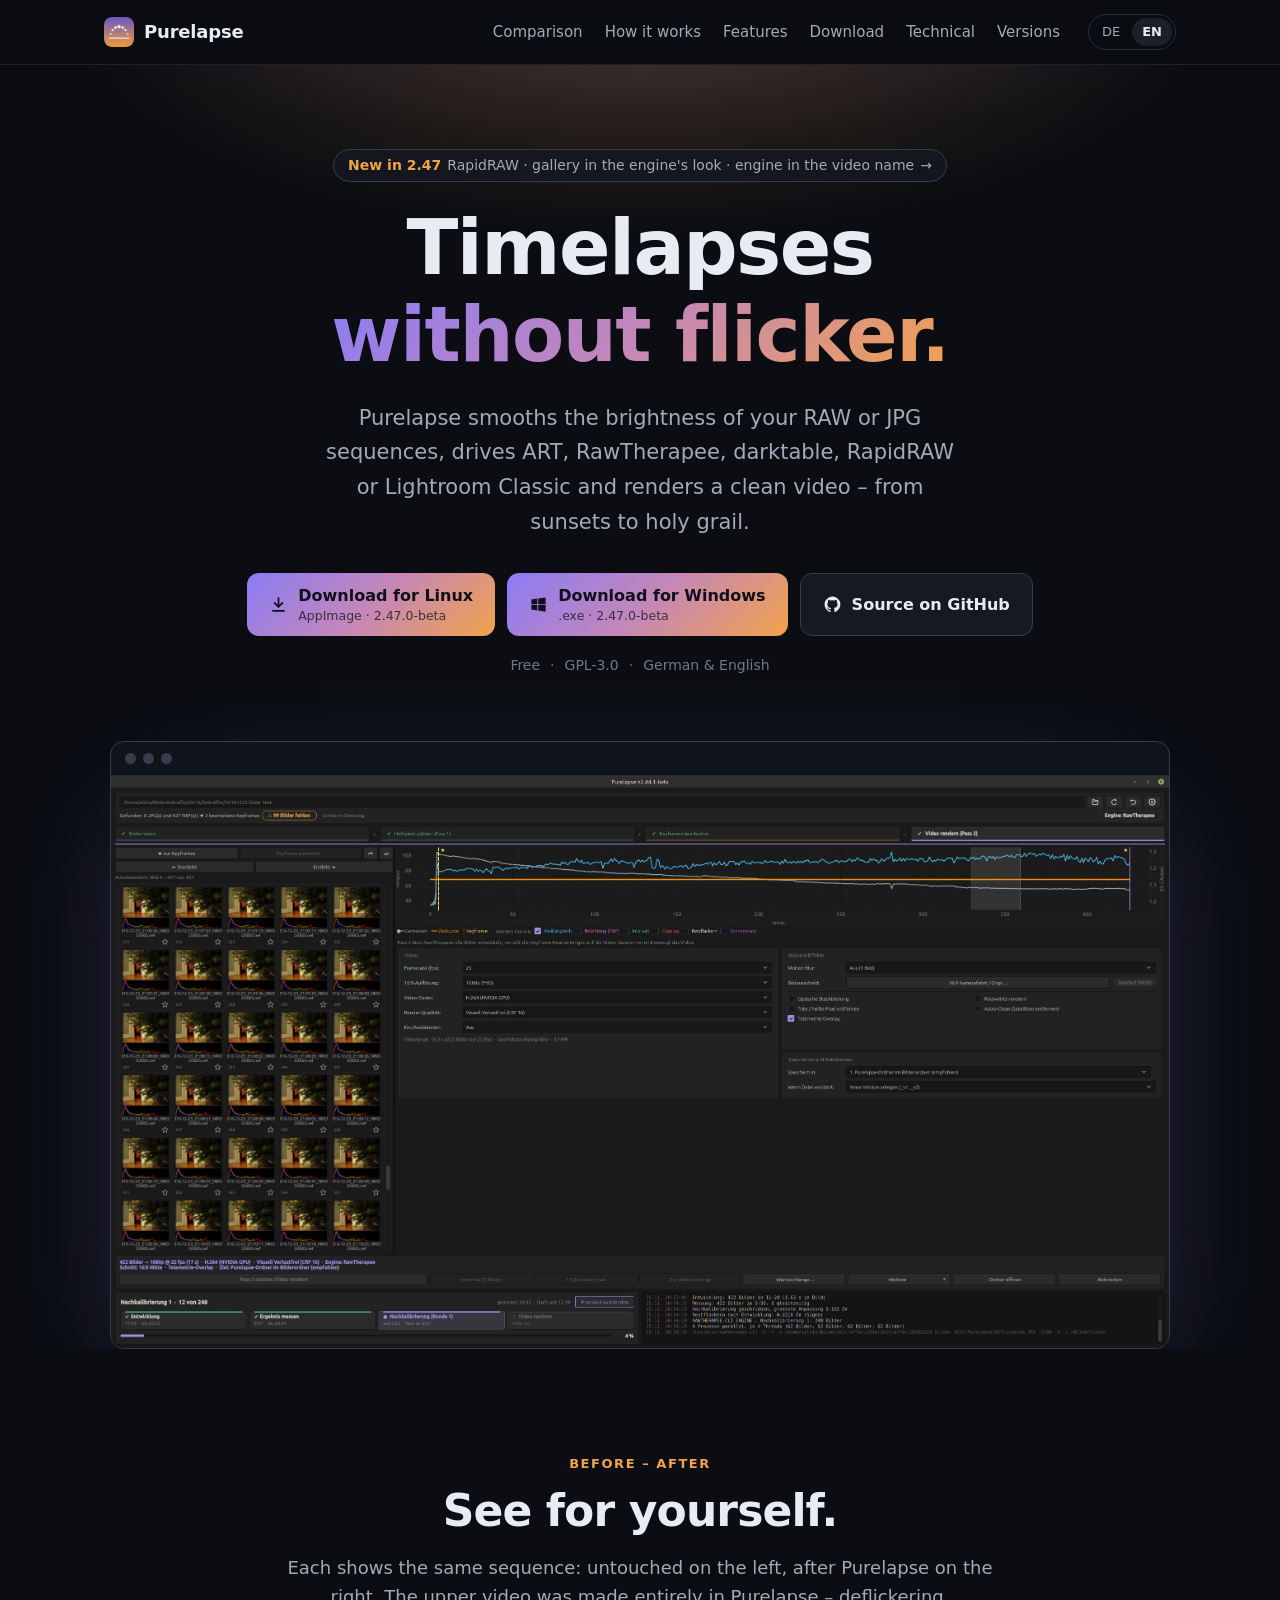
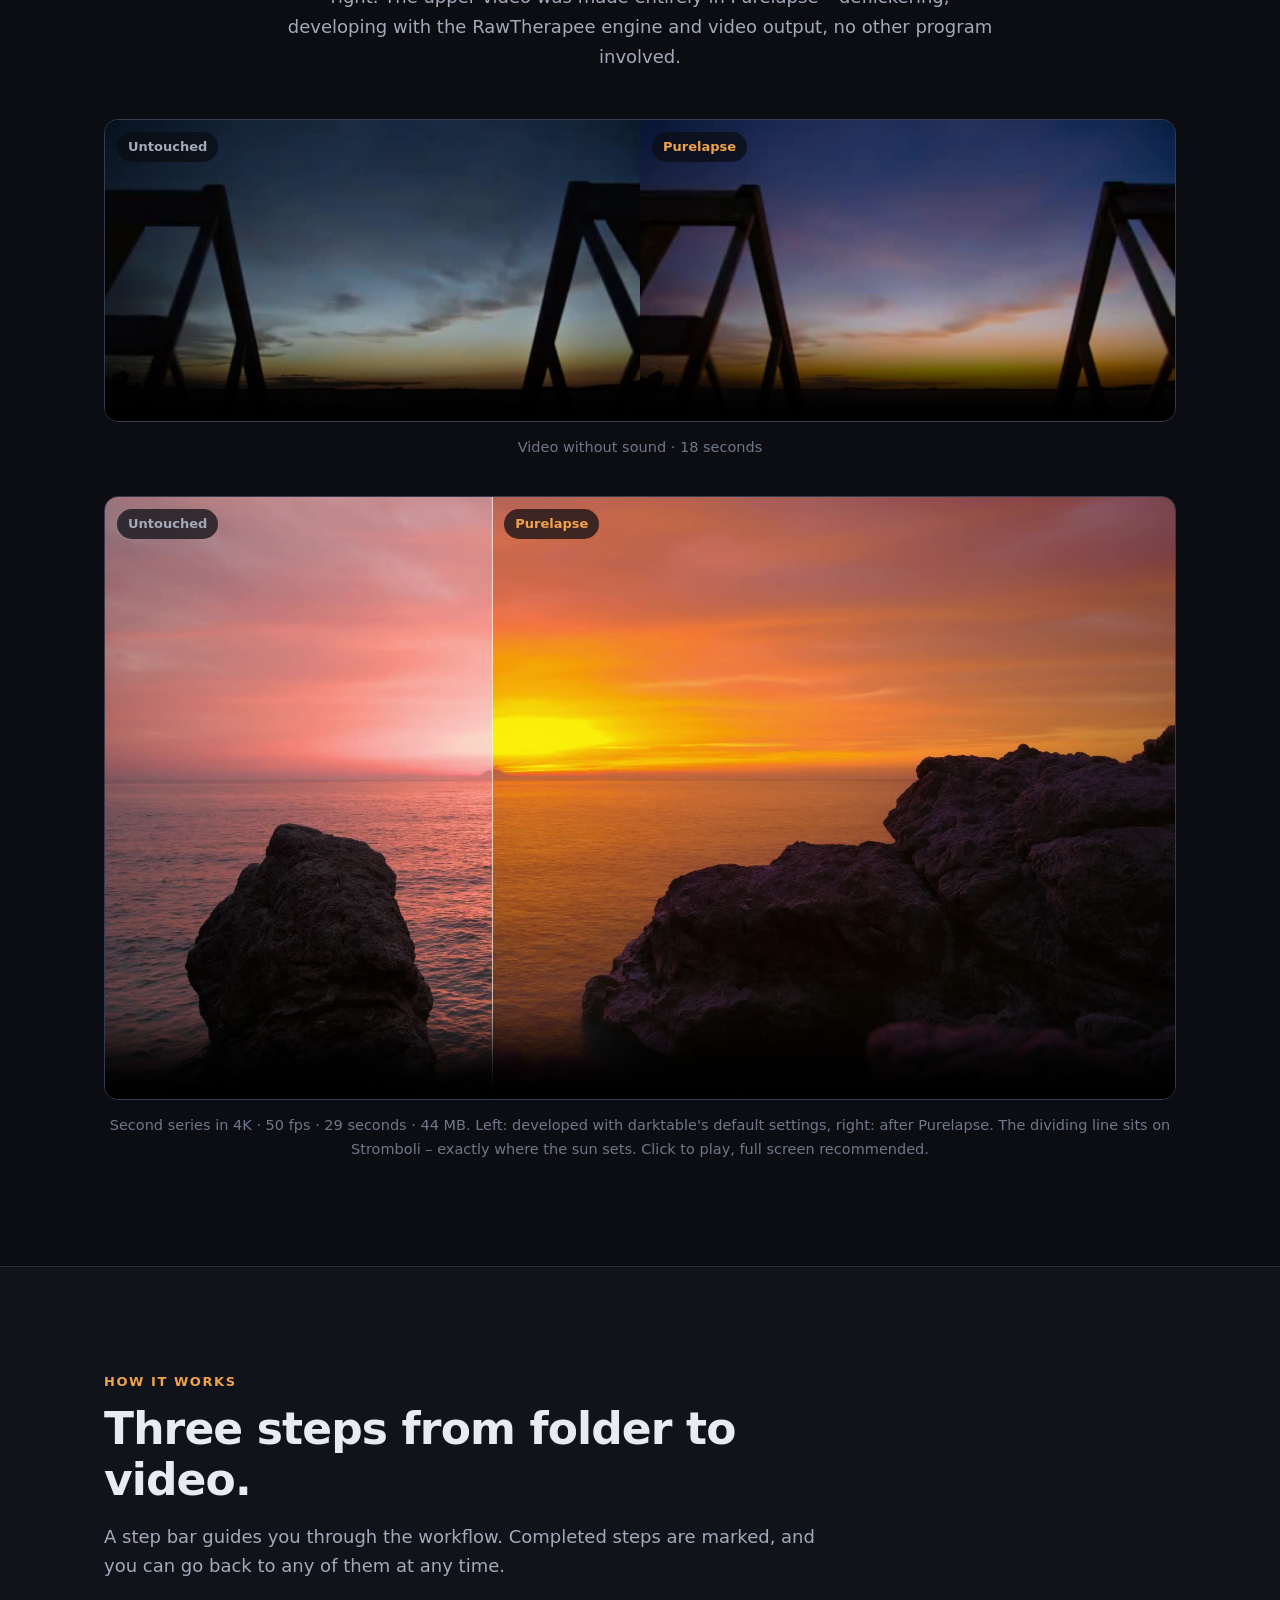
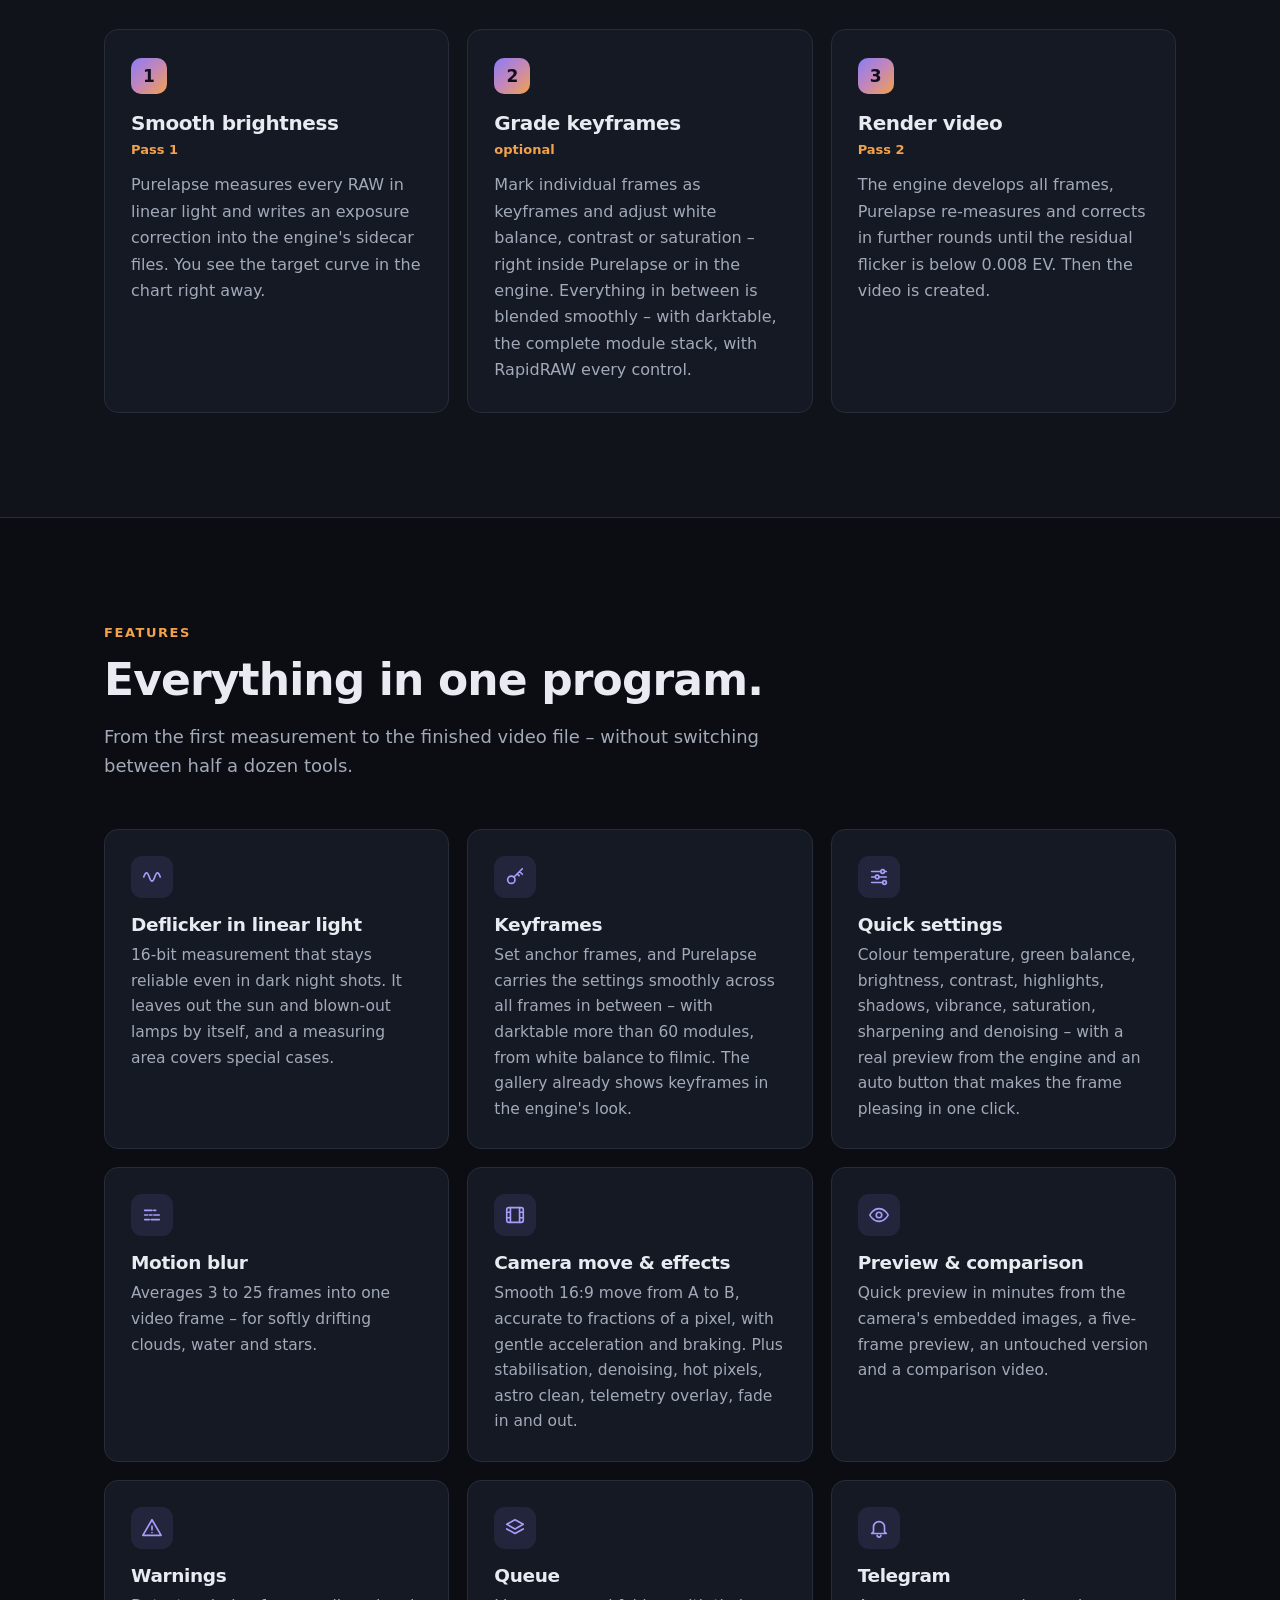
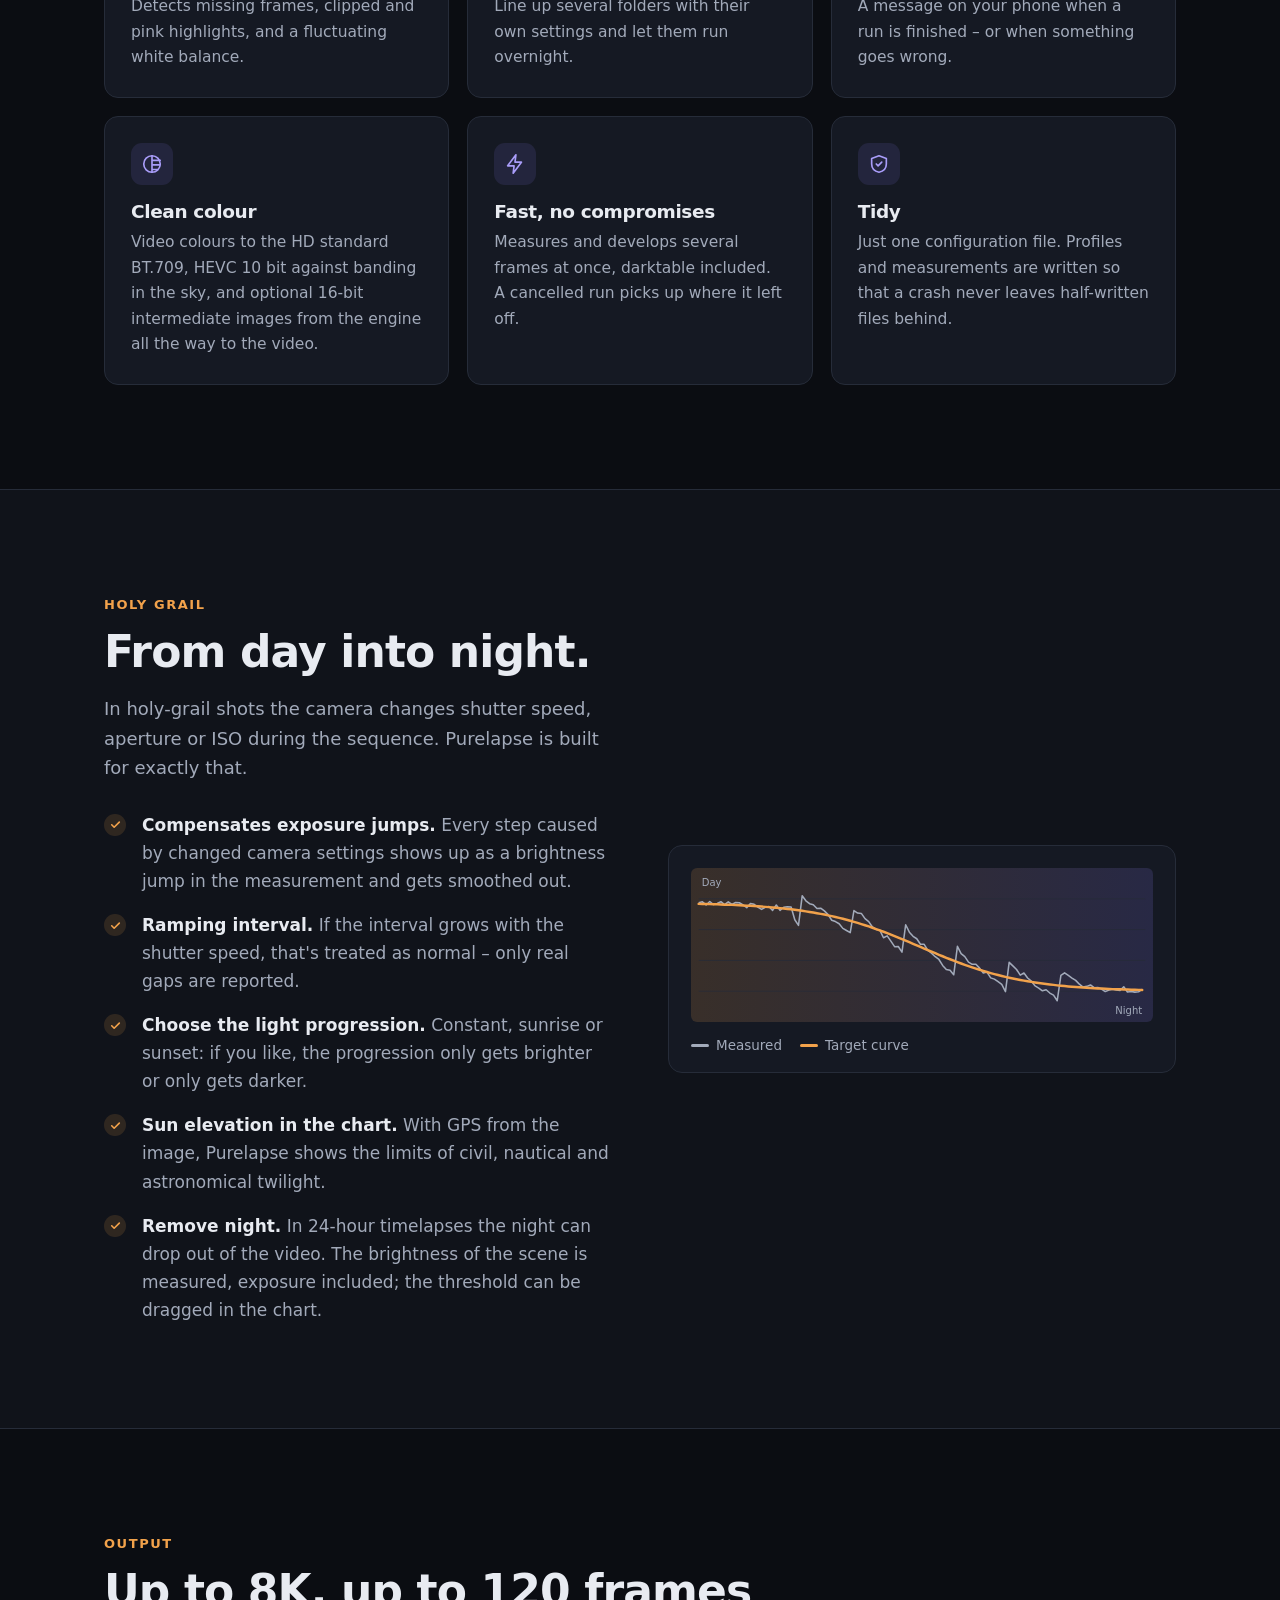
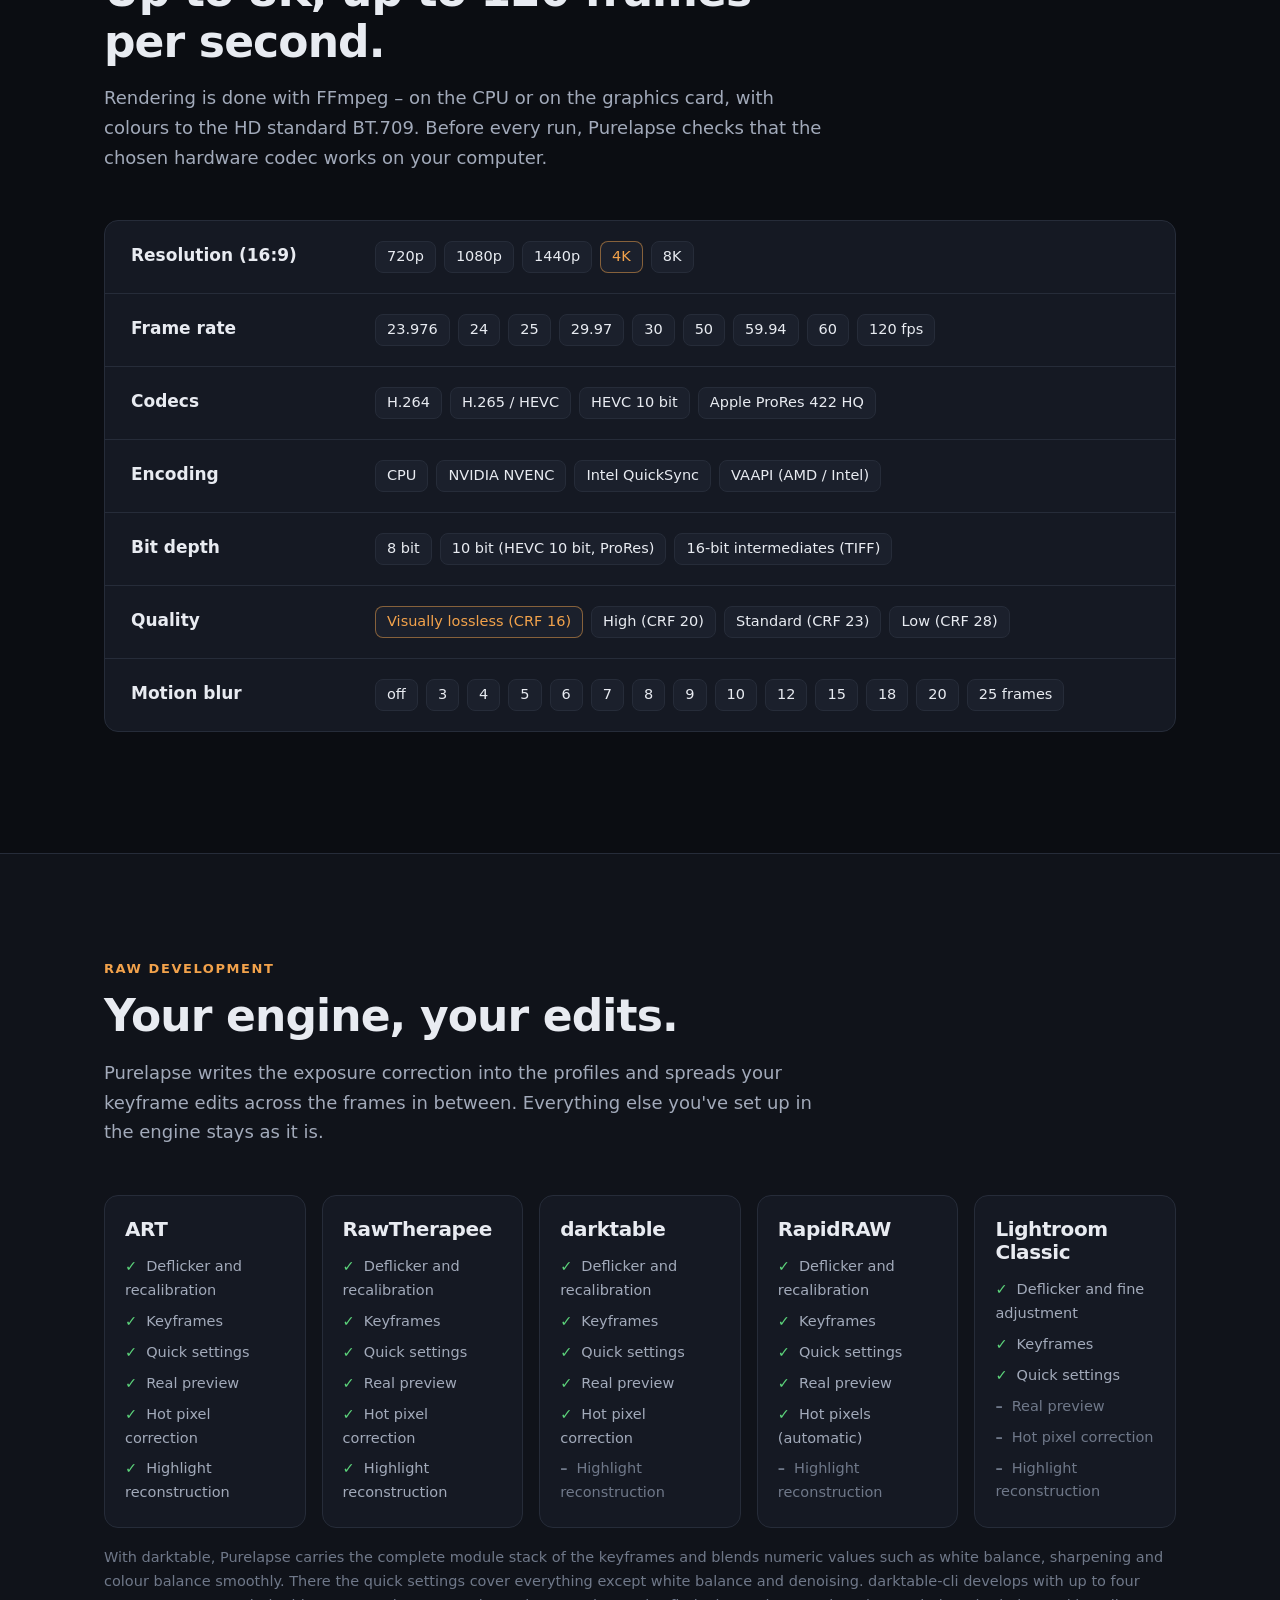
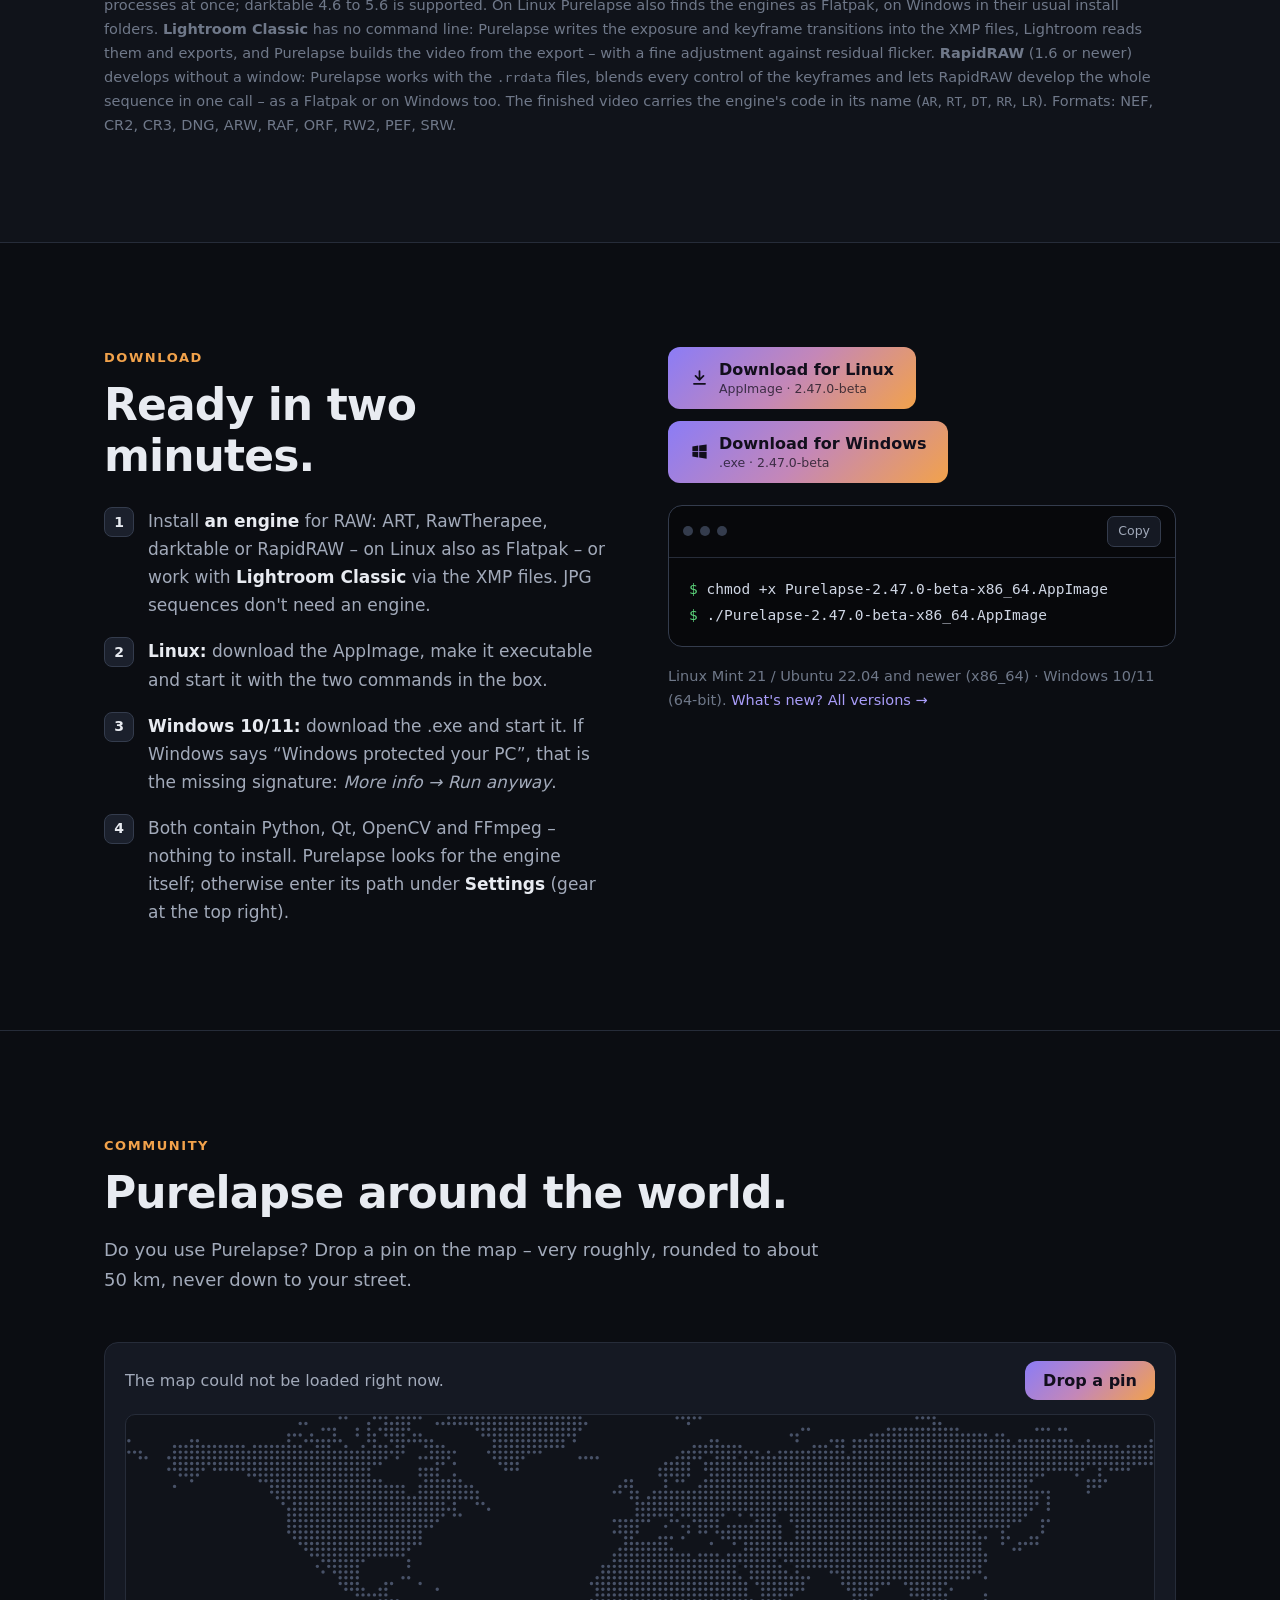
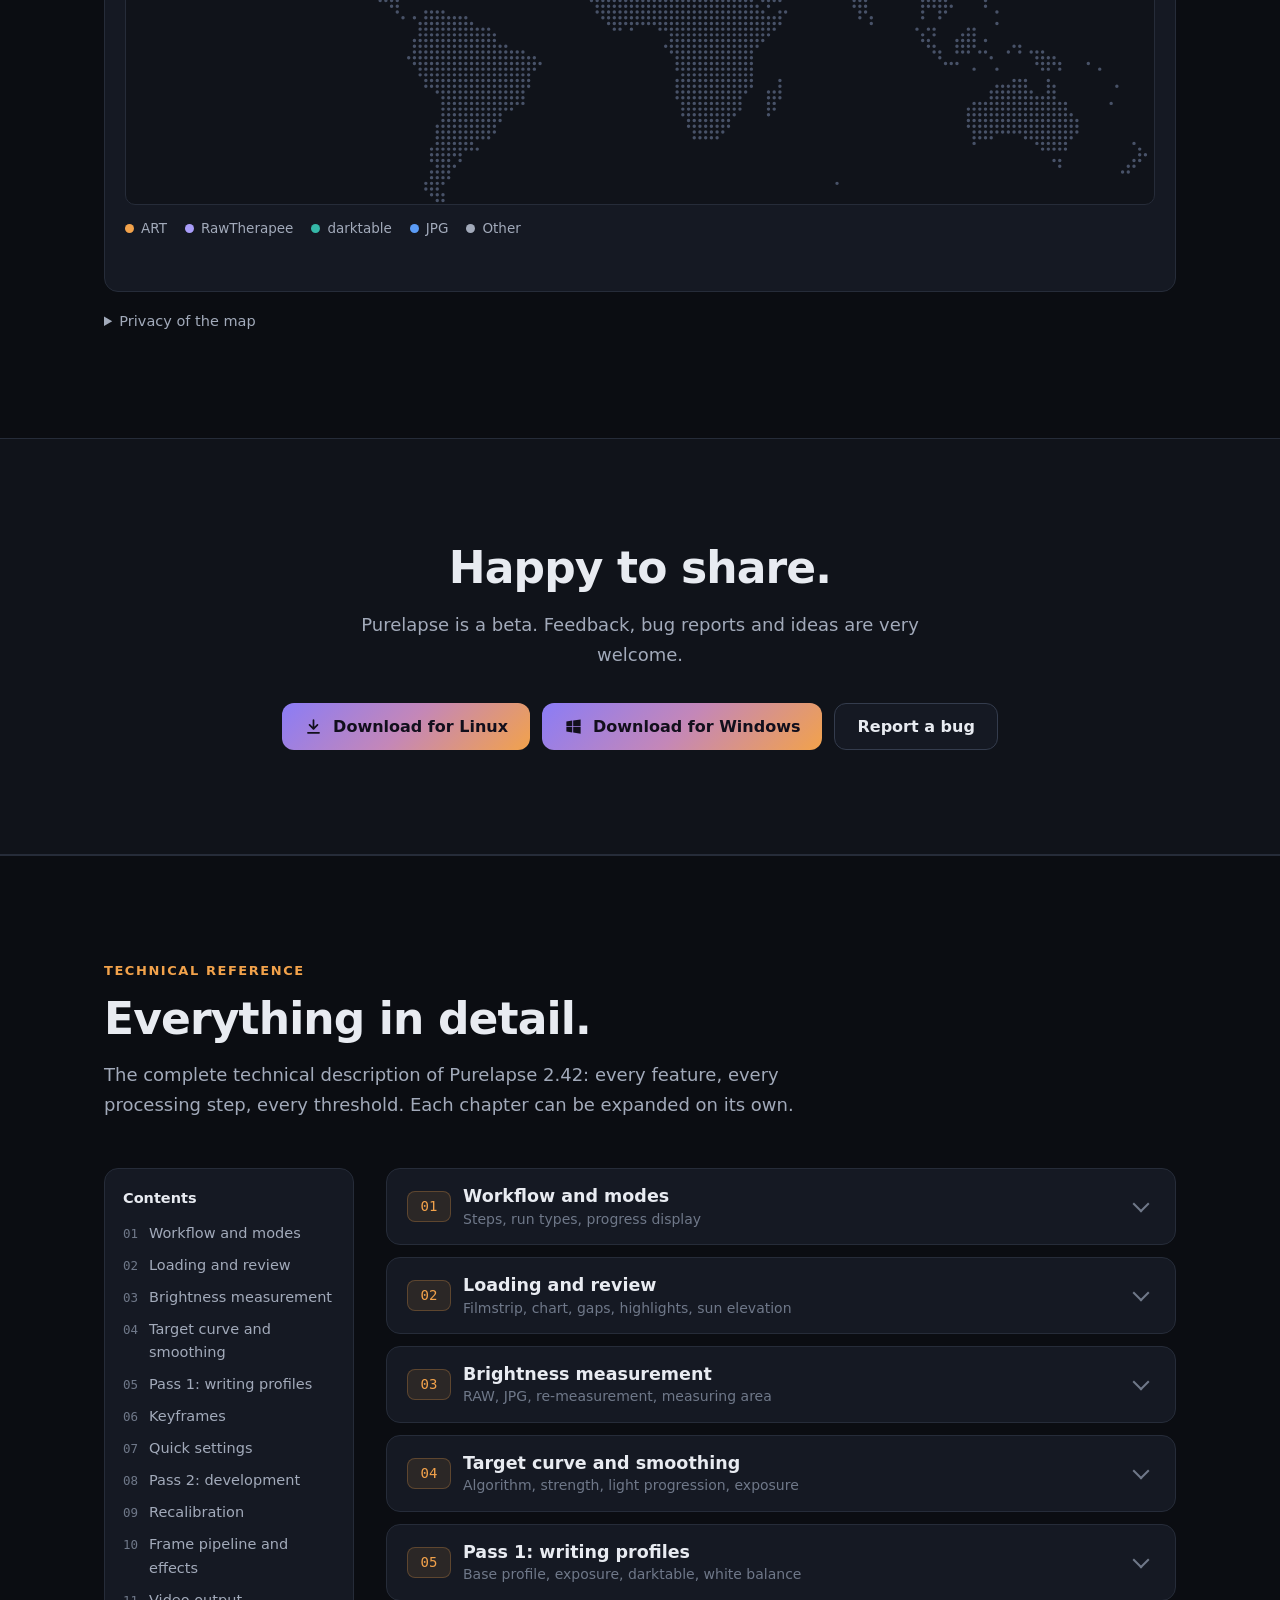
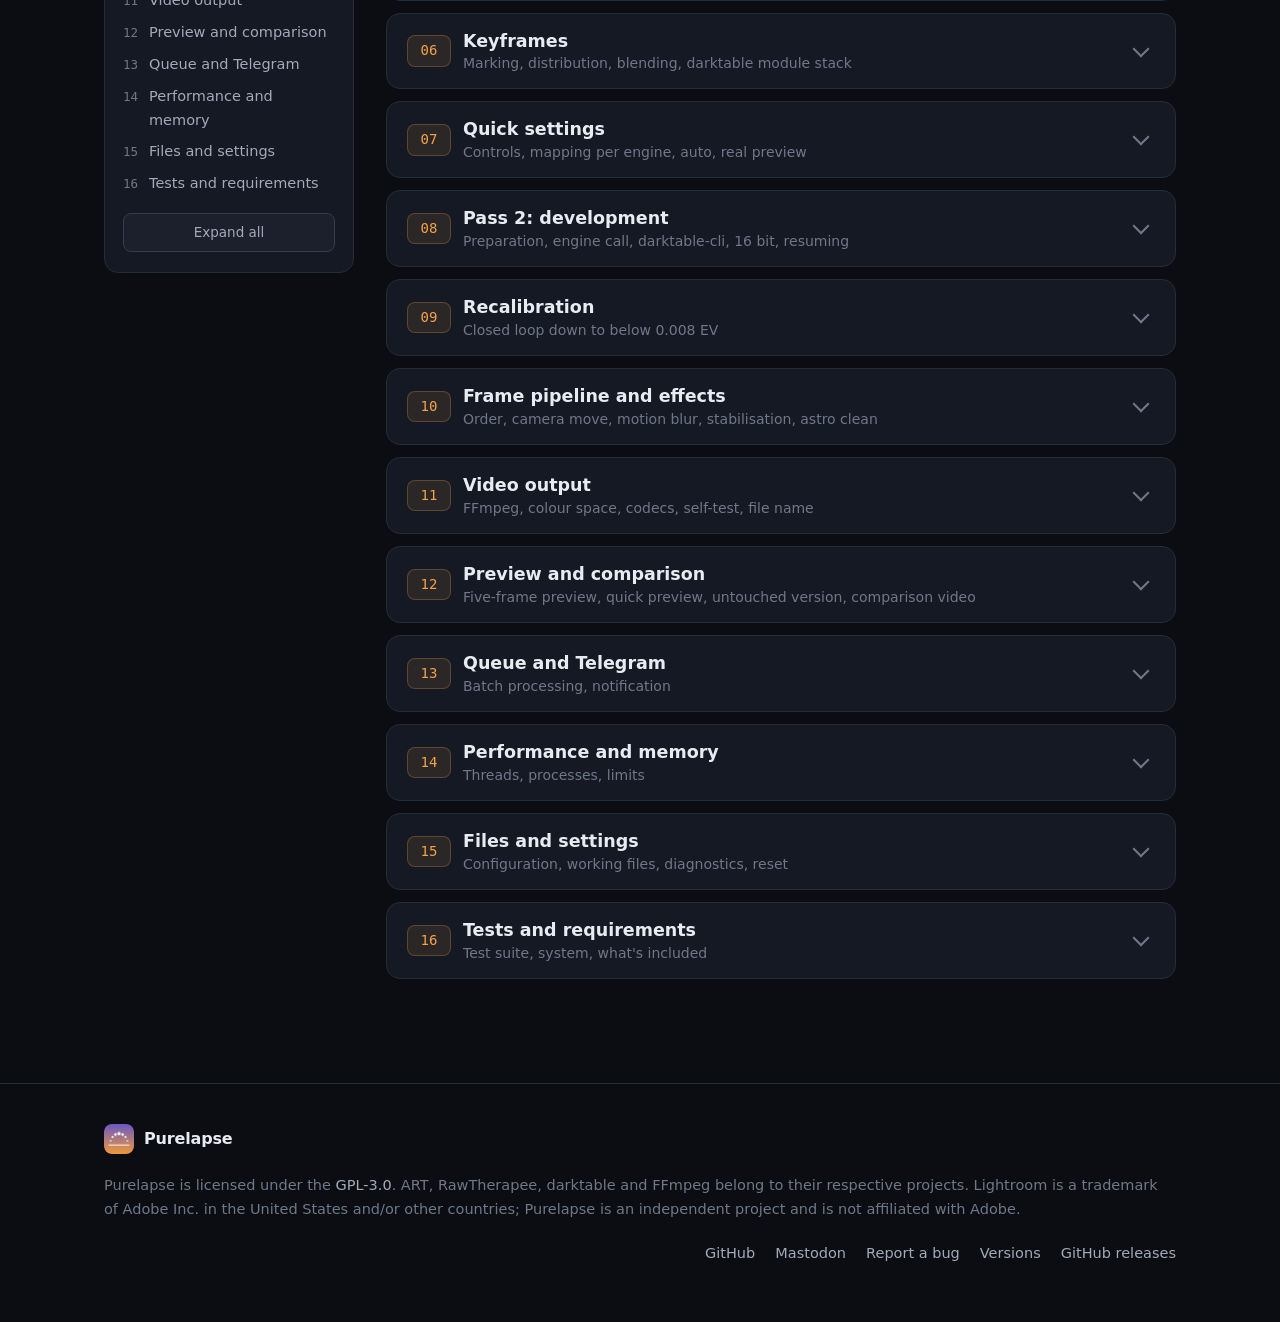
<file: docs/en.html>
<!doctype html>
<html lang="en">
<head>
<meta charset="utf-8">
<meta name="viewport" content="width=device-width, initial-scale=1">
<title>Purelapse – flicker-free timelapses for Linux and Windows</title>
<meta name="description" content="Purelapse deflickers timelapses from RAW or JPG sequences, drives ART, RawTherapee, darktable, RapidRAW and Lightroom Classic, blends keyframes smoothly and renders the video in up to 8K. Free and open source for Linux and Windows.">
<link rel="me" href="https://mastodon.social/@purelapse">
<link rel="canonical" href="https://purelapse.org/en.html">
<link rel="alternate" hreflang="de" href="https://purelapse.org/">
<link rel="alternate" hreflang="en" href="https://purelapse.org/en.html">
<link rel="alternate" hreflang="x-default" href="https://purelapse.org/en.html">
<meta property="og:type" content="website">
<meta property="og:title" content="Purelapse – flicker-free timelapses for Linux and Windows">
<meta property="og:description" content="Purelapse deflickers timelapses from RAW or JPG sequences, drives ART, RawTherapee, darktable, RapidRAW and Lightroom Classic, blends keyframes smoothly and renders the video in up to 8K. Free and open source for Linux and Windows.">
<meta property="og:url" content="https://purelapse.org/en.html">
<meta property="og:image" content="https://purelapse.org/assets/og-image.jpg">
<meta property="og:locale" content="en_US">
<meta name="twitter:card" content="summary_large_image">
<meta name="theme-color" content="#0b0d12">
<link rel="icon" type="image/png" href="assets/favicon.png">
<link rel="apple-touch-icon" href="assets/icon.png">
<link rel="stylesheet" href="assets/style.css?v=9">

<script type="application/ld+json">
{
 "@context": "https://schema.org",
 "@type": "SoftwareApplication",
 "name": "Purelapse",
 "url": "https://purelapse.org/en.html",
 "description": "Purelapse deflickers timelapses from RAW or JPG sequences, drives ART, RawTherapee, darktable, RapidRAW and Lightroom Classic, blends keyframes smoothly and renders the video in up to 8K. Free and open source for Linux and Windows.",
 "applicationCategory": "MultimediaApplication",
 "applicationSubCategory": "Timelapse deflicker",
 "operatingSystem": "Linux, Windows 10, Windows 11",
 "softwareVersion": "2.47.0-beta",
 "inLanguage": [
  "de",
  "en"
 ],
 "isAccessibleForFree": true,
 "license": "https://www.gnu.org/licenses/gpl-3.0.html",
 "offers": {
  "@type": "Offer",
  "price": "0",
  "priceCurrency": "EUR"
 },
 "downloadUrl": "https://github.com/purelapse/purelapse/releases",
 "image": "https://purelapse.org/assets/og-image.jpg",
 "screenshot": "https://purelapse.org/screenshot.jpg",
 "sameAs": [
  "https://github.com/purelapse/purelapse"
 ]
}
</script>
</head>
<body>
<a class="skip" href="#main">Skip to content</a>

<header class="nav">
  <div class="wrap">
    <a class="brand" href="en.html"><img src="assets/icon.png" alt="" width="30" height="30">Purelapse</a>
    <nav class="nav-links" aria-label="Navigation"><a href="#vergleich">Comparison</a><a href="#ablauf">How it works</a><a href="#funktionen">Features</a><a href="#download">Download</a><a href="#technik">Technical</a><a href="versions.html">Versions</a></nav>
    <div class="lang" aria-label="Sprache / Language"><a href="index.html" hreflang="de" data-lang="de">DE</a><span>EN</span></div>
  </div>
</header>

<main id="main">
  <section class="hero">
    <div class="wrap">
      <a class="pill" href="versions.html#v2-47-0"><b>New in 2.47</b><span>RapidRAW · gallery in the engine's look · engine in the video name</span><span aria-hidden="true">→</span></a>
      <h1>Timelapses <span class="grad-text">without flicker.</span></h1>
      <p class="lead">Purelapse smooths the brightness of your RAW or JPG sequences, drives ART, RawTherapee, darktable, RapidRAW or Lightroom Classic and renders a clean video – from sunsets to holy grail.</p>
      <div class="cta">
        <a class="btn btn-primary" href="https://github.com/purelapse/purelapse/releases/download/v2.47.0-beta/Purelapse-2.47.0-beta-x86_64.AppImage"><svg viewBox="0 0 24 24" fill="none" stroke="currentColor" stroke-width="2.2" stroke-linecap="round" stroke-linejoin="round" aria-hidden="true"><path d="M12 4v11M7 10l5 5 5-5M5 20h14"/></svg><span>Download for Linux<small>AppImage · 2.47.0-beta</small></span></a>
        <a class="btn btn-primary" href="https://github.com/purelapse/purelapse/releases/download/v2.47.0-beta/Purelapse-2.47.0-beta-windows-x64.exe"><svg viewBox="0 0 24 24" fill="currentColor" aria-hidden="true"><path d="M3 5.6 10.4 4.5v7.1H3zM11.6 4.3 21 3v8.6h-9.4zM3 12.6h7.4v7L3 18.4zM11.6 12.6H21V21l-9.4-1.3z"/></svg><span>Download for Windows<small>.exe · 2.47.0-beta</small></span></a>
        <a class="btn" href="https://github.com/purelapse/purelapse"><svg viewBox="0 0 24 24" fill="currentColor" aria-hidden="true"><path d="M12 2a10 10 0 0 0-3.2 19.5c.5.1.7-.2.7-.5v-1.7c-2.8.6-3.4-1.3-3.4-1.3-.4-1.2-1.1-1.5-1.1-1.5-.9-.6.1-.6.1-.6 1 .1 1.5 1 1.5 1 .9 1.5 2.3 1.1 2.9.8.1-.6.3-1.1.6-1.3-2.2-.3-4.6-1.1-4.6-5 0-1.1.4-2 1-2.7-.1-.3-.4-1.3.1-2.7 0 0 .8-.3 2.8 1a9.6 9.6 0 0 1 5 0c1.9-1.3 2.8-1 2.8-1 .5 1.4.2 2.4.1 2.7.6.7 1 1.6 1 2.7 0 3.9-2.4 4.7-4.6 5 .4.3.7.9.7 1.9V21c0 .3.2.6.7.5A10 10 0 0 0 12 2z"/></svg><span>Source on GitHub</span></a>
      </div>
      <p class="meta"><span>Free</span><span>GPL-3.0</span><span>German &amp; English</span></p>
      <div class="shot">
        <div class="shot-bar" aria-hidden="true"><i></i><i></i><i></i></div>
        <img src="screenshot.jpg" width="1919" height="1026" alt="Purelapse: filmstrip, brightness chart and render settings">
      </div>
    </div>
  </section>

  <section id="vergleich">
    <div class="wrap">
      <div class="section-head center">
        <div class="eyebrow">Before – after</div>
        <h2>See for yourself.</h2>
        <p>Each shows the same sequence: untouched on the left, after Purelapse on the right. The upper video was made entirely in Purelapse – deflickering, developing with the RawTherapee engine and video output, no other program involved.</p>
      </div>
      <div class="compare">
        <video id="cmp" src="assets/compare.mp4" poster="assets/compare-poster.jpg" muted loop playsinline preload="metadata" width="1280" height="360">Your browser can't play this video.</video>
        <span class="tag l">Untouched</span><span class="tag r">Purelapse</span>
      </div>
      <p class="caption">Video without sound · 18 seconds</p>
      <div class="compare compare-2 compare-split">
        <video src="assets/compare3.mp4" poster="assets/compare3-poster.jpg" controls playsinline preload="none" width="3840" height="2160">Your browser can't play this video.</video>
        <span class="tag l">Untouched</span><span class="tag r">Purelapse</span>
      </div>
      <p class="caption">Second series in 4K · 50 fps · 29 seconds · 44 MB. Left: developed with darktable's default settings, right: after Purelapse. The dividing line sits on Stromboli – exactly where the sun sets. Click to play, full screen recommended.</p>
    </div>
  </section>

  <section id="ablauf" class="alt">
    <div class="wrap">
      <div class="section-head">
        <div class="eyebrow">How it works</div>
        <h2>Three steps from folder to video.</h2>
        <p>A step bar guides you through the workflow. Completed steps are marked, and you can go back to any of them at any time.</p>
      </div>
      <div class="steps"><div class="step"><h3>Smooth brightness</h3><div class="tagline">Pass 1</div><p>Purelapse measures every RAW in linear light and writes an exposure correction into the engine's sidecar files. You see the target curve in the chart right away.</p></div><div class="step"><h3>Grade keyframes</h3><div class="tagline">optional</div><p>Mark individual frames as keyframes and adjust white balance, contrast or saturation – right inside Purelapse or in the engine. Everything in between is blended smoothly – with darktable, the complete module stack, with RapidRAW every control.</p></div><div class="step"><h3>Render video</h3><div class="tagline">Pass 2</div><p>The engine develops all frames, Purelapse re-measures and corrects in further rounds until the residual flicker is below 0.008 EV. Then the video is created.</p></div></div>
    </div>
  </section>

  <section id="funktionen">
    <div class="wrap">
      <div class="section-head">
        <div class="eyebrow">Features</div>
        <h2>Everything in one program.</h2>
        <p>From the first measurement to the finished video file – without switching between half a dozen tools.</p>
      </div>
      <div class="grid"><div class="card"><div class="ic"><svg viewBox="0 0 24 24" fill="none" stroke="currentColor" stroke-width="1.8" stroke-linecap="round" stroke-linejoin="round" aria-hidden="true"><path d="M3 12c2-6 4-6 6 0s4 6 6 0 4-6 6 0"/></svg></div><h3>Deflicker in linear light</h3><p>16-bit measurement that stays reliable even in dark night shots. It leaves out the sun and blown-out lamps by itself, and a measuring area covers special cases.</p></div><div class="card"><div class="ic"><svg viewBox="0 0 24 24" fill="none" stroke="currentColor" stroke-width="1.8" stroke-linecap="round" stroke-linejoin="round" aria-hidden="true"><circle cx="8" cy="15" r="4"/><path d="m11 12 9-9M17 6l3 3M14.5 8.5l2 2"/></svg></div><h3>Keyframes</h3><p>Set anchor frames, and Purelapse carries the settings smoothly across all frames in between – with darktable more than 60 modules, from white balance to filmic. The gallery already shows keyframes in the engine's look.</p></div><div class="card"><div class="ic"><svg viewBox="0 0 24 24" fill="none" stroke="currentColor" stroke-width="1.8" stroke-linecap="round" stroke-linejoin="round" aria-hidden="true"><path d="M4 6h10M18 6h2M4 12h4M12 12h8M4 18h12M20 18h0"/><circle cx="16" cy="6" r="2"/><circle cx="10" cy="12" r="2"/><circle cx="18" cy="18" r="2"/></svg></div><h3>Quick settings</h3><p>Colour temperature, green balance, brightness, contrast, highlights, shadows, vibrance, saturation, sharpening and denoising – with a real preview from the engine and an auto button that makes the frame pleasing in one click.</p></div><div class="card"><div class="ic"><svg viewBox="0 0 24 24" fill="none" stroke="currentColor" stroke-width="1.8" stroke-linecap="round" stroke-linejoin="round" aria-hidden="true"><path d="M4 12h3M9 12h3M14 12h6M4 7h8M14 7h2M4 17h5M11 17h9"/></svg></div><h3>Motion blur</h3><p>Averages 3 to 25 frames into one video frame – for softly drifting clouds, water and stars.</p></div><div class="card"><div class="ic"><svg viewBox="0 0 24 24" fill="none" stroke="currentColor" stroke-width="1.8" stroke-linecap="round" stroke-linejoin="round" aria-hidden="true"><rect x="3" y="4" width="18" height="16" rx="2"/><path d="M7 4v16M17 4v16M3 9h4M3 15h4M17 9h4M17 15h4"/></svg></div><h3>Camera move &amp; effects</h3><p>Smooth 16:9 move from A to B, accurate to fractions of a pixel, with gentle acceleration and braking. Plus stabilisation, denoising, hot pixels, astro clean, telemetry overlay, fade in and out.</p></div><div class="card"><div class="ic"><svg viewBox="0 0 24 24" fill="none" stroke="currentColor" stroke-width="1.8" stroke-linecap="round" stroke-linejoin="round" aria-hidden="true"><path d="M2 12s3.5-7 10-7 10 7 10 7-3.5 7-10 7S2 12 2 12z"/><circle cx="12" cy="12" r="3"/></svg></div><h3>Preview &amp; comparison</h3><p>Quick preview in minutes from the camera's embedded images, a five-frame preview, an untouched version and a comparison video.</p></div><div class="card"><div class="ic"><svg viewBox="0 0 24 24" fill="none" stroke="currentColor" stroke-width="1.8" stroke-linecap="round" stroke-linejoin="round" aria-hidden="true"><path d="M12 3 2 20h20L12 3z"/><path d="M12 10v4M12 17h0"/></svg></div><h3>Warnings</h3><p>Detects missing frames, clipped and pink highlights, and a fluctuating white balance.</p></div><div class="card"><div class="ic"><svg viewBox="0 0 24 24" fill="none" stroke="currentColor" stroke-width="1.8" stroke-linecap="round" stroke-linejoin="round" aria-hidden="true"><path d="m12 3 9 5-9 5-9-5 9-5z"/><path d="m3 13 9 5 9-5"/></svg></div><h3>Queue</h3><p>Line up several folders with their own settings and let them run overnight.</p></div><div class="card"><div class="ic"><svg viewBox="0 0 24 24" fill="none" stroke="currentColor" stroke-width="1.8" stroke-linecap="round" stroke-linejoin="round" aria-hidden="true"><path d="M6 16V11a6 6 0 1 1 12 0v5l2 2H4l2-2zM10 20a2 2 0 0 0 4 0"/></svg></div><h3>Telegram</h3><p>A message on your phone when a run is finished – or when something goes wrong.</p></div><div class="card"><div class="ic"><svg viewBox="0 0 24 24" fill="none" stroke="currentColor" stroke-width="1.8" stroke-linecap="round" stroke-linejoin="round" aria-hidden="true"><circle cx="12" cy="12" r="9"/><path d="M12 3v18M12 8h9M12 13h8.6M12 18h6"/></svg></div><h3>Clean colour</h3><p>Video colours to the HD standard BT.709, HEVC 10 bit against banding in the sky, and optional 16-bit intermediate images from the engine all the way to the video.</p></div><div class="card"><div class="ic"><svg viewBox="0 0 24 24" fill="none" stroke="currentColor" stroke-width="1.8" stroke-linecap="round" stroke-linejoin="round" aria-hidden="true"><path d="M13 2 4 14h7l-1 8 9-12h-7l1-8z"/></svg></div><h3>Fast, no compromises</h3><p>Measures and develops several frames at once, darktable included. A cancelled run picks up where it left off.</p></div><div class="card"><div class="ic"><svg viewBox="0 0 24 24" fill="none" stroke="currentColor" stroke-width="1.8" stroke-linecap="round" stroke-linejoin="round" aria-hidden="true"><path d="M12 3 4 6v6c0 5 3.5 8 8 9 4.5-1 8-4 8-9V6l-8-3z"/><path d="m9 12 2 2 4-4"/></svg></div><h3>Tidy</h3><p>Just one configuration file. Profiles and measurements are written so that a crash never leaves half-written files behind.</p></div></div>
    </div>
  </section>

  <section class="alt">
    <div class="wrap split">
      <div>
        <div class="section-head" style="margin-bottom:0">
          <div class="eyebrow">Holy grail</div>
          <h2>From day into night.</h2>
          <p>In holy-grail shots the camera changes shutter speed, aperture or ISO during the sequence. Purelapse is built for exactly that.</p>
        </div>
        <ul class="ticks"><li><span><b>Compensates exposure jumps.</b> Every step caused by changed camera settings shows up as a brightness jump in the measurement and gets smoothed out.</span></li><li><span><b>Ramping interval.</b> If the interval grows with the shutter speed, that's treated as normal – only real gaps are reported.</span></li><li><span><b>Choose the light progression.</b> Constant, sunrise or sunset: if you like, the progression only gets brighter or only gets darker.</span></li><li><span><b>Sun elevation in the chart.</b> With GPS from the image, Purelapse shows the limits of civil, nautical and astronomical twilight.</span></li><li><span><b>Remove night.</b> In 24-hour timelapses the night can drop out of the video. The brightness of the scene is measured, exposure included; the threshold can be dragged in the chart.</span></li></ul>
      </div>
      <div class="curve">
        <svg viewBox="0 0 600 200" role="img" aria-label="Schematic chart: measured brightness with jumps and the smoothed target curve">
  <defs><linearGradient id="sky" x1="0" x2="1"><stop offset="0" stop-color="#f2a24b" stop-opacity=".16"/><stop offset="1" stop-color="#8b7cf6" stop-opacity=".16"/></linearGradient></defs>
  <rect x="0" y="0" width="600" height="200" rx="8" fill="url(#sky)"/>
  <g stroke="#262c39" stroke-width="1"><line x1="10" x2="590" y1="40" y2="40"/><line x1="10" x2="590" y1="80" y2="80"/><line x1="10" x2="590" y1="120" y2="120"/><line x1="10" x2="590" y1="160" y2="160"/></g>
  <polyline points="10.0,45.2 14.8,43.9 19.6,48.0 24.4,43.5 29.2,47.4 34.0,46.1 38.8,43.8 43.6,47.6 48.4,44.0 53.2,47.4 58.0,44.7 62.8,45.1 67.6,48.0 72.4,51.5 77.2,46.1 82.0,47.2 86.8,50.8 91.6,53.7 96.4,51.1 101.2,50.0 106.0,55.1 110.8,48.1 115.6,55.0 120.4,51.0 125.2,50.3 130.0,50.7 134.8,67.2 139.6,74.5 144.4,36.1 149.2,42.6 154.0,46.4 158.8,47.7 163.6,52.6 168.4,52.2 173.2,55.7 178.0,60.5 182.8,67.9 187.6,69.6 192.4,72.4 197.2,78.4 202.0,81.2 206.8,83.9 211.6,55.3 216.4,58.5 221.2,59.0 226.0,65.8 230.8,69.6 235.6,76.6 240.4,79.8 245.2,80.6 250.0,90.6 254.8,88.1 259.6,95.0 264.4,102.2 269.2,102.0 274.0,109.3 278.8,73.7 283.6,83.3 288.4,88.7 293.2,91.9 298.0,99.0 302.8,99.1 307.6,106.9 312.4,110.7 317.2,115.2 322.0,118.8 326.8,126.5 331.6,131.9 336.4,132.7 341.2,138.7 346.0,101.7 350.8,111.2 355.6,115.1 360.4,122.2 365.2,125.1 370.0,125.0 374.8,130.0 379.6,136.3 384.4,135.2 389.2,142.7 394.0,144.3 398.8,147.7 403.6,151.1 408.4,160.5 413.2,122.5 418.0,127.1 422.8,131.8 427.6,139.2 432.4,136.4 437.2,142.8 442.0,147.0 446.8,153.1 451.6,155.9 456.4,159.5 461.2,158.1 466.0,162.4 470.8,165.1 475.6,172.4 480.4,139.5 485.2,136.1 490.0,139.4 494.8,142.9 499.6,145.9 504.4,150.9 509.2,154.6 514.0,153.7 518.8,151.9 523.6,155.5 528.4,155.3 533.2,157.2 538.0,160.5 542.8,158.6 547.6,157.4 552.4,158.4 557.2,159.0 562.0,154.2 566.8,161.1 571.6,160.3 576.4,161.2 581.2,160.7 586.0,157.6" fill="none" stroke="#a2aaba" stroke-width="2" stroke-linejoin="round"/>
  <polyline points="10.0,46.6 14.8,46.7 19.6,46.8 24.4,46.9 29.2,47.1 34.0,47.2 38.8,47.4 43.6,47.6 48.4,47.7 53.2,47.9 58.0,48.1 62.8,48.4 67.6,48.6 72.4,48.9 77.2,49.1 82.0,49.4 86.8,49.8 91.6,50.1 96.4,50.5 101.2,50.8 106.0,51.2 110.8,51.7 115.6,52.1 120.4,52.6 125.2,53.2 130.0,53.7 134.8,54.3 139.6,54.9 144.4,55.6 149.2,56.3 154.0,57.1 158.8,57.9 163.6,58.7 168.4,59.6 173.2,60.5 178.0,61.5 182.8,62.5 187.6,63.6 192.4,64.8 197.2,66.0 202.0,67.2 206.8,68.5 211.6,69.9 216.4,71.3 221.2,72.8 226.0,74.3 230.8,75.9 235.6,77.6 240.4,79.3 245.2,81.0 250.0,82.8 254.8,84.6 259.6,86.5 264.4,88.4 269.2,90.4 274.0,92.3 278.8,94.3 283.6,96.4 288.4,98.4 293.2,100.4 298.0,102.5 302.8,104.6 307.6,106.6 312.4,108.6 317.2,110.7 322.0,112.7 326.8,114.6 331.6,116.6 336.4,118.5 341.2,120.4 346.0,122.2 350.8,124.0 355.6,125.7 360.4,127.4 365.2,129.1 370.0,130.7 374.8,132.2 379.6,133.7 384.4,135.1 389.2,136.5 394.0,137.8 398.8,139.0 403.6,140.2 408.4,141.4 413.2,142.5 418.0,143.5 422.8,144.5 427.6,145.4 432.4,146.3 437.2,147.1 442.0,147.9 446.8,148.7 451.6,149.4 456.4,150.1 461.2,150.7 466.0,151.3 470.8,151.8 475.6,152.4 480.4,152.9 485.2,153.3 490.0,153.8 494.8,154.2 499.6,154.5 504.4,154.9 509.2,155.2 514.0,155.6 518.8,155.9 523.6,156.1 528.4,156.4 533.2,156.6 538.0,156.9 542.8,157.1 547.6,157.3 552.4,157.4 557.2,157.6 562.0,157.8 566.8,157.9 571.6,158.1 576.4,158.2 581.2,158.3 586.0,158.4" fill="none" stroke="#f2a24b" stroke-width="3.2" stroke-linecap="round"/>
  <text x="14" y="24" fill="#a2aaba" font-size="13" font-family="system-ui, sans-serif">Day</text>
  <text x="586" y="190" fill="#a2aaba" font-size="13" text-anchor="end" font-family="system-ui, sans-serif">Night</text>
</svg>
        <div class="legend"><span><i style="background:#a2aaba"></i>Measured</span><span><i style="background:#f2a24b"></i>Target curve</span></div>
      </div>
    </div>
  </section>

  <section>
    <div class="wrap">
      <div class="section-head">
        <div class="eyebrow">Output</div>
        <h2>Up to 8K, up to 120 frames per second.</h2>
        <p>Rendering is done with FFmpeg – on the CPU or on the graphics card, with colours to the HD standard BT.709. Before every run, Purelapse checks that the chosen hardware codec works on your computer.</p>
      </div>
      <dl class="specs"><div class="spec"><dt>Resolution (16:9)</dt><dd><div class="chips"><span class="chip">720p</span><span class="chip">1080p</span><span class="chip">1440p</span><span class="chip hi">4K</span><span class="chip">8K</span></div></dd></div><div class="spec"><dt>Frame rate</dt><dd><div class="chips"><span class="chip">23.976</span><span class="chip">24</span><span class="chip">25</span><span class="chip">29.97</span><span class="chip">30</span><span class="chip">50</span><span class="chip">59.94</span><span class="chip">60</span><span class="chip">120 fps</span></div></dd></div><div class="spec"><dt>Codecs</dt><dd><div class="chips"><span class="chip">H.264</span><span class="chip">H.265 / HEVC</span><span class="chip">HEVC 10 bit</span><span class="chip">Apple ProRes 422 HQ</span></div></dd></div><div class="spec"><dt>Encoding</dt><dd><div class="chips"><span class="chip">CPU</span><span class="chip">NVIDIA NVENC</span><span class="chip">Intel QuickSync</span><span class="chip">VAAPI (AMD / Intel)</span></div></dd></div><div class="spec"><dt>Bit depth</dt><dd><div class="chips"><span class="chip">8 bit</span><span class="chip">10 bit (HEVC 10 bit, ProRes)</span><span class="chip">16-bit intermediates (TIFF)</span></div></dd></div><div class="spec"><dt>Quality</dt><dd><div class="chips"><span class="chip hi">Visually lossless (CRF 16)</span><span class="chip">High (CRF 20)</span><span class="chip">Standard (CRF 23)</span><span class="chip">Low (CRF 28)</span></div></dd></div><div class="spec"><dt>Motion blur</dt><dd><div class="chips"><span class="chip">off</span><span class="chip">3</span><span class="chip">4</span><span class="chip">5</span><span class="chip">6</span><span class="chip">7</span><span class="chip">8</span><span class="chip">9</span><span class="chip">10</span><span class="chip">12</span><span class="chip">15</span><span class="chip">18</span><span class="chip">20</span><span class="chip">25 frames</span></div></dd></div></dl>
    </div>
  </section>

  <section class="alt">
    <div class="wrap">
      <div class="section-head">
        <div class="eyebrow">RAW development</div>
        <h2>Your engine, your edits.</h2>
        <p>Purelapse writes the exposure correction into the profiles and spreads your keyframe edits across the frames in between. Everything else you've set up in the engine stays as it is.</p>
      </div>
      <div class="engines"><div class="engine"><h3>ART</h3><ul><li>Deflicker and recalibration</li><li>Keyframes</li><li>Quick settings</li><li>Real preview</li><li>Hot pixel correction</li><li>Highlight reconstruction</li></ul></div><div class="engine"><h3>RawTherapee</h3><ul><li>Deflicker and recalibration</li><li>Keyframes</li><li>Quick settings</li><li>Real preview</li><li>Hot pixel correction</li><li>Highlight reconstruction</li></ul></div><div class="engine"><h3>darktable</h3><ul><li>Deflicker and recalibration</li><li>Keyframes</li><li>Quick settings</li><li>Real preview</li><li>Hot pixel correction</li><li class="no">Highlight reconstruction</li></ul></div><div class="engine"><h3>RapidRAW</h3><ul><li>Deflicker and recalibration</li><li>Keyframes</li><li>Quick settings</li><li>Real preview</li><li>Hot pixels (automatic)</li><li class="no">Highlight reconstruction</li></ul></div><div class="engine"><h3>Lightroom Classic</h3><ul><li>Deflicker and fine adjustment</li><li>Keyframes</li><li>Quick settings</li><li class="no">Real preview</li><li class="no">Hot pixel correction</li><li class="no">Highlight reconstruction</li></ul></div></div>
      <p class="note">With darktable, Purelapse carries the complete module stack of the keyframes and blends numeric values such as white balance, sharpening and colour balance smoothly. There the quick settings cover everything except white balance and denoising. darktable-cli develops with up to four processes at once; darktable 4.6 to 5.6 is supported. On Linux Purelapse also finds the engines as Flatpak, on Windows in their usual install folders. <b>Lightroom Classic</b> has no command line: Purelapse writes the exposure and keyframe transitions into the XMP files, Lightroom reads them and exports, and Purelapse builds the video from the export – with a fine adjustment against residual flicker. <b>RapidRAW</b> (1.6 or newer) develops without a window: Purelapse works with the <code>.rrdata</code> files, blends every control of the keyframes and lets RapidRAW develop the whole sequence in one call – as a Flatpak or on Windows too. The finished video carries the engine's code in its name (<code>AR</code>, <code>RT</code>, <code>DT</code>, <code>RR</code>, <code>LR</code>). Formats: NEF, CR2, CR3, DNG, ARW, RAF, ORF, RW2, PEF, SRW.</p>
    </div>
  </section>

  <section id="download">
    <div class="wrap install">
      <div>
        <div class="section-head" style="margin-bottom:0">
          <div class="eyebrow">Download</div>
          <h2>Ready in two minutes.</h2>
        </div>
        <ol><li><span>Install <b>an engine</b> for RAW: ART, RawTherapee, darktable or RapidRAW – on Linux also as Flatpak – or work with <b>Lightroom Classic</b> via the XMP files. JPG sequences don't need an engine.</span></li><li><span><b>Linux:</b> download the AppImage, make it executable and start it with the two commands in the box.</span></li><li><span><b>Windows 10/11:</b> download the .exe and start it. If Windows says “Windows protected your PC”, that is the missing signature: <i>More info → Run anyway</i>.</span></li><li><span>Both contain Python, Qt, OpenCV and FFmpeg – nothing to install. Purelapse looks for the engine itself; otherwise enter its path under <b>Settings</b> (gear at the top right).</span></li></ol>
      </div>
      <div>
        <div class="cta" style="justify-content:flex-start;margin-top:0;margin-bottom:22px">
          <a class="btn btn-primary" href="https://github.com/purelapse/purelapse/releases/download/v2.47.0-beta/Purelapse-2.47.0-beta-x86_64.AppImage"><svg viewBox="0 0 24 24" fill="none" stroke="currentColor" stroke-width="2.2" stroke-linecap="round" stroke-linejoin="round" aria-hidden="true"><path d="M12 4v11M7 10l5 5 5-5M5 20h14"/></svg><span>Download for Linux<small>AppImage · 2.47.0-beta</small></span></a>
        <a class="btn btn-primary" href="https://github.com/purelapse/purelapse/releases/download/v2.47.0-beta/Purelapse-2.47.0-beta-windows-x64.exe"><svg viewBox="0 0 24 24" fill="currentColor" aria-hidden="true"><path d="M3 5.6 10.4 4.5v7.1H3zM11.6 4.3 21 3v8.6h-9.4zM3 12.6h7.4v7L3 18.4zM11.6 12.6H21V21l-9.4-1.3z"/></svg><span>Download for Windows<small>.exe · 2.47.0-beta</small></span></a>
        </div>
        <div class="term">
          <div class="term-bar"><i></i><i></i><i></i><button type="button" id="copy" data-text="chmod +x Purelapse-2.47.0-beta-x86_64.AppImage\n./Purelapse-2.47.0-beta-x86_64.AppImage" data-done="Copied">Copy</button></div>
          <pre><span class="p">$</span> chmod +x Purelapse-2.47.0-beta-x86_64.AppImage
<span class="p">$</span> ./Purelapse-2.47.0-beta-x86_64.AppImage</pre>
        </div>
        <p class="req">Linux Mint 21 / Ubuntu 22.04 and newer (x86_64) · Windows 10/11 (64&#8209;bit). <a href="versions.html">What's new? All versions →</a></p>
      </div>
    </div>
  </section>

  <section id="karte" class="karte" data-api="https://purelapse-karte.purelapse.workers.dev" data-sitekey="0x4AAAAAAGKrT-gioaOFMFul">
    <div class="wrap">
      <div class="section-head">
        <div class="eyebrow">Community</div>
        <h2>Purelapse around the world.</h2>
        <p>Do you use Purelapse? Drop a pin on the map – very roughly, rounded to about 50&nbsp;km, never down to your street.</p>
      </div>
      <div class="map-card">
        <div class="map-top">
          <p class="map-stats" aria-live="polite"></p>
          <button type="button" class="btn btn-primary map-set">Drop a pin</button>
        </div>
        <div class="map-frame">
          <div class="map-hint" hidden></div>
          <svg class="map" viewBox="0 0 360 136" role="img" aria-label="World map with the pins of Purelapse users"><image href="assets/welt.svg" x="0" y="0" width="360" height="136"/><g class="pins"></g><g class="pick"></g></svg>
          <div class="map-tip" hidden></div>
        </div>
        <div class="map-legend"><span><i style="background:#f2a24b"></i>ART</span><span><i style="background:#a99df9"></i>RawTherapee</span><span><i style="background:#35b8a8"></i>darktable</span><span><i style="background:#5b9cf6"></i>JPG</span><span><i style="background:#a2aaba"></i>Other</span></div>
        <form class="map-form" hidden>
          <fieldset><legend>How's it going?</legend><div class="map-chips"><label><input type="radio" name="reaktion" value="laeuft"><span>Works</span></label><label><input type="radio" name="reaktion" value="holygrail"><span>Holy grail done</span></label><label><input type="radio" name="reaktion" value="danke"><span>Thanks</span></label><label><input type="radio" name="reaktion" value="begeistert"><span>Thrilled</span></label><label><input type="radio" name="reaktion" value="getueftelt"><span>Tinkering</span></label></div></fieldset>
          <fieldset><legend>What do you develop with?</legend><div class="map-chips"><label><input type="radio" name="engine" value="art"><span>ART</span></label><label><input type="radio" name="engine" value="rt"><span>RawTherapee</span></label><label><input type="radio" name="engine" value="dt"><span>darktable</span></label><label><input type="radio" name="engine" value="jpg"><span>JPG</span></label><label><input type="radio" name="engine" value="andere"><span>Other</span></label></div></fieldset>
          <label class="map-consent"><input type="checkbox" name="zustimmung"><span>I agree that my approximate location (rounded to about 50&nbsp;km), my reaction and the engine appear publicly on this map.</span></label>
          <div class="map-turnstile"></div>
          <div class="map-actions"><button type="submit" class="btn btn-primary" disabled>Send pin</button><button type="button" class="btn map-cancel">Cancel</button></div>
        </form>
        <p class="map-msg" aria-live="polite"></p>
      </div>
      <details class="map-privacy"><summary>Privacy of the map</summary><div><p><b>What is stored:</b> the location rounded to 0.5° (about 50&nbsp;km) – rounded already in your browser –, the chosen reaction and engine, the country Cloudflare derives from your connection when sending, and the time (only the month is shown). No name, no e-mail address, no IP address.</p><p><b>One pin per day:</b> to keep the map from being flooded, a check value (hash) of IP address, date and a secret key is formed when sending and kept until the next day. The IP address itself is not stored; without the secret key the check value cannot be traced back to it.</p><p><b>Services:</b> the pins are stored in a Cloudflare database within the EU jurisdiction. Only when you scroll to the map does your browser load the pins from Cloudflare; like any web server, Cloudflare sees your IP address. The Cloudflare Turnstile bot check is only loaded when you want to drop a pin.</p><p><b>Voluntary and deletable:</b> a pin only appears with your explicit consent. If you want it removed, give its number (shown in the pin's tooltip) via <a href="https://github.com/purelapse/purelapse/issues">GitHub</a> – it is then deleted from the database.</p><p>The source code of the service is open: <a href="https://github.com/purelapse/purelapse/blob/main/karte/worker.js">karte/worker.js</a>.</p></div></details>
    </div>
  </section>

  <section class="final alt">
    <div class="wrap">
      <h2>Happy to share.</h2>
      <p>Purelapse is a beta. Feedback, bug reports and ideas are very welcome.</p>
      <div class="cta">
        <a class="btn btn-primary" href="https://github.com/purelapse/purelapse/releases/download/v2.47.0-beta/Purelapse-2.47.0-beta-x86_64.AppImage"><svg viewBox="0 0 24 24" fill="none" stroke="currentColor" stroke-width="2.2" stroke-linecap="round" stroke-linejoin="round" aria-hidden="true"><path d="M12 4v11M7 10l5 5 5-5M5 20h14"/></svg><span>Download for Linux</span></a>
        <a class="btn btn-primary" href="https://github.com/purelapse/purelapse/releases/download/v2.47.0-beta/Purelapse-2.47.0-beta-windows-x64.exe"><svg viewBox="0 0 24 24" fill="currentColor" aria-hidden="true"><path d="M3 5.6 10.4 4.5v7.1H3zM11.6 4.3 21 3v8.6h-9.4zM3 12.6h7.4v7L3 18.4zM11.6 12.6H21V21l-9.4-1.3z"/></svg><span>Download for Windows</span></a>
        <a class="btn" href="https://github.com/purelapse/purelapse/issues">Report a bug</a>
      </div>
    </div>
  </section>

  <section id="technik" class="tech">
    <div class="wrap">
      <div class="section-head">
        <div class="eyebrow">Technical reference</div>
        <h2>Everything in detail.</h2>
        <p>The complete technical description of Purelapse 2.42: every feature, every processing step, every threshold. Each chapter can be expanded on its own.</p>
      </div>
      <div class="tech-layout">
        <nav class="toc" aria-label="Contents of the technical reference">
          <div class="toc-head">Contents</div>
          <ol>
            <li><a href="#t-ablauf">Workflow and modes</a></li>
            <li><a href="#t-sichtung">Loading and review</a></li>
            <li><a href="#t-messung">Brightness measurement</a></li>
            <li><a href="#t-zielkurve">Target curve and smoothing</a></li>
            <li><a href="#t-pass1">Pass 1: writing profiles</a></li>
            <li><a href="#t-keyframes">Keyframes</a></li>
            <li><a href="#t-schnell">Quick settings</a></li>
            <li><a href="#t-pass2">Pass 2: development</a></li>
            <li><a href="#t-kalib">Recalibration</a></li>
            <li><a href="#t-bild">Frame pipeline and effects</a></li>
            <li><a href="#t-video">Video output</a></li>
            <li><a href="#t-vorschau">Preview and comparison</a></li>
            <li><a href="#t-stapel">Queue and Telegram</a></li>
            <li><a href="#t-leistung">Performance and memory</a></li>
            <li><a href="#t-dateien">Files and settings</a></li>
            <li><a href="#t-qs">Tests and requirements</a></li>
          </ol>
          <button type="button" class="toc-all" data-open="Expand all" data-close="Collapse all">Expand all</button>
        </nav>
        <div class="chapters">

          <details class="chap" id="t-ablauf">
            <summary><span class="num">01</span><span class="ttl">Workflow and modes<small>Steps, run types, progress display</small></span></summary>
            <div class="chap-body">
              <h4>Step bar</h4>
              <p>The interface guides you through four steps: <b>Load images</b> → <b>Smooth brightness</b> → <b>Edit keyframes</b> → <b>Render video</b>. For RAW, “Smooth brightness” is pass 1 and “Render video” is pass 2; for JPG the keyframe step is skipped. Completed steps are marked, and every step stays clickable.</p>
              <h4>Run types</h4>
              <div class="tbl"><table>
                <thead><tr><th>Run</th><th>What happens</th></tr></thead>
                <tbody>
                  <tr><td>JPG direct</td><td>Measures all JPGs, evens out brightness and colour channels, stores the deflickered frames (JPG quality 95) in <code>Purelapse/Deflickered_JPG</code> and renders the video in a single run.</td></tr>
                  <tr><td>RAW pass 1</td><td>Measures every RAW in linear light, computes the target curve and writes the exposure correction into the engine's sidecar file (<code>.arp</code>, <code>.pp3</code>, <code>.xmp</code> or <code>.rrdata</code>).</td></tr>
                  <tr><td>RAW pass 2</td><td>Distributes the keyframes, has the engine develop, re-measures the result, recalibrates and renders the video.</td></tr>
                  <tr><td>Preview (5 frames)</td><td>Develops five frames spread evenly across the sequence with all current settings.</td></tr>
                  <tr><td>Quick preview</td><td>A rough video in minutes from the camera's embedded preview images.</td></tr>
                  <tr><td>Untouched version</td><td>The timelapse without any processing, as a reference.</td></tr>
                  <tr><td>Comparison video</td><td>Two finished videos side by side or split.</td></tr>
                </tbody>
              </table></div>
              <h4>Folders and formats</h4>
              <ul>
                <li>A folder holds one sequence – JPG or RAW, not mixed. If both are present, RAW is used.</li>
                <li>RAW formats: NEF, CR2, CR3, DNG, ARW, RAF, ORF, RW2, PEF, SRW.</li>
                <li>At start-up Purelapse offers the last workflow and shows its state: number of RAW/JPG files, “pass 1 done”, “frames developed”, number of finished videos and the time of the last change. Only file names are read, so the dialog appears instantly.</li>
              </ul>
              <h4>Progress display and log</h4>
              <ul>
                <li>Before every run Purelapse shows the expected steps (e.g. development → measure result → recalibration → stabilisation → render video). Each step gets its duration and state; progress, remaining time and percentage are shown in the status line.</li>
                <li>The log window shows every message with a time stamp, coloured by error, warning and success. It opens by itself on an error. All messages exist in German and English.</li>
                <li>“Cancel” stops any run; running engine processes are terminated immediately.</li>
              </ul>
            </div>
          </details>

          <details class="chap" id="t-sichtung">
            <summary><span class="num">02</span><span class="ttl">Loading and review<small>Filmstrip, chart, gaps, highlights, sun elevation</small></span></summary>
            <div class="chap-body">
              <h4>Filmstrip</h4>
              <ul>
                <li>Thumbnails come from the camera JPEG embedded in the RAW file; if there is none, rawpy develops the frame at half size. Every tile (128 × 85 pixels) carries an RGB histogram.</li>
                <li><b>The engine's look:</b> once the engine has developed them in the background, keyframes show the image from RapidRAW, ART, RawTherapee or darktable instead of the camera image (stored small, redone only after a change of profile or engine). After pass 2 every tile shows the developed intermediate image, with Lightroom the export – as long as the profile is unchanged. The tooltip on the image names the source.</li>
                <li>Loading runs in parallel on all CPU cores but one.</li>
                <li>Keyframes are marked; “★ keyframes only” hides all other frames without breaking the link to the chart. Buttons jump to the first and last frame.</li>
                <li><b>Start frame / End frame</b> restrict the workflow to part of the sequence. The choice is stored per folder; run pass 1 again afterwards.</li>
              </ul>
              <h4>Engine detection</h4>
              <p>If the folder already contains sidecar files of exactly one engine (<code>.arp</code>, <code>.pp3</code>, <code>.rrdata</code> or genuine darktable <code>.xmp</code>), Purelapse switches to that engine when loading. XMP files that only hold a star rating don't count.</p>
              <p>The selected engine is always shown on the right below the folder path (“Engine: RawTherapee”, for JPG “JPG · no engine”). If its program is missing, a warning appears there; a click opens the settings.</p>
              <h4>Chart</h4>
              <ul>
                <li>Two main curves: measured brightness (“Original”) and the target curve. Every change of strength, light progression or exposure redraws the target curve instantly.</li>
                <li>Optional curves: white balance, exposure from EXIF, shooting interval, clipping, residual flicker (after pass 2) and sun elevation.</li>
                <li>A click in the chart jumps to that frame; a band marks the part of the filmstrip currently visible; vertical lines show the keyframes.</li>
              </ul>
              <h4>Missing frames</h4>
              <p>The EXIF time stamps give the sequence of intervals. Each interval is compared with the median of the 21 surrounding ones – so an interval that grows with the shutter speed (holy grail) counts as normal. From 1.6 times that median Purelapse reports a gap together with the estimated number of missing frames (rounded ratio − 1). At least eight valid intervals are needed; the smallest, median and largest usual interval are shown as well.</p>
              <h4>Clipped highlights</h4>
              <div class="tbl"><table>
                <thead><tr><th>When</th><th>Basis</th><th>Threshold</th></tr></thead>
                <tbody>
                  <tr><td>On loading (provisional)</td><td>Camera's embedded preview JPEG</td><td>&gt; 1 % clipped pixels</td></tr>
                  <tr><td>In pass 1 (reliable)</td><td>16-bit sensor data: a 2×2 colour-filter cell counts as clipped once one of its photosites reaches ≥ 98 % of the white level</td><td>&gt; 0.5 % of pixels</td></tr>
                </tbody>
              </table></div>
              <h4>Tinted highlights (pink sun)</h4>
              <p>A pixel counts as tinted if it is bright (strongest channel ≥ 0.93), red ≥ 0.96 and blue ≥ 0.88 are at the limit, and green stays at least 0.12 below. A frame is reported when more than 15 % of its bright pixels are tinted like this. A strong but genuine orange in an evening sky does not trigger the warning. The remedy is highlight reconstruction in a keyframe (see chapter 07).</p>
              <h4>Sun elevation</h4>
              <p>From latitude and longitude (typed in or “GPS from image”) and the time-zone offset at the time of shooting, Purelapse computes the sun's elevation for every frame using the <code>astral</code> library. The chart marks the crossings at 0° (sunrise/sunset), −6° (civil), −12° (nautical) and −18° (astronomical twilight) – useful for placing keyframes there. It has no influence on the deflicker itself.</p>
            </div>
          </details>

          <details class="chap" id="t-messung">
            <summary><span class="num">03</span><span class="ttl">Brightness measurement<small>RAW, JPG, re-measurement, measuring area</small></span></summary>
            <div class="chap-body">
              <h4>RAW (pass 1)</h4>
              <ul>
                <li>rawpy develops every frame at half size, with camera white balance, without auto brightness, gamma 1.0 and 16 bit. With 8-bit gamma output, large parts of night shots would collapse to black – the mean would no longer measure exposure.</li>
                <li>Brightness per pixel: <code>0.2989·R + 0.5870·G + 0.1140·B</code>, computed in 32-bit floating point.</li>
                <li><b>Clipped areas are left out:</b> pixels at the sensor limit (2×2 cell ≥ 98 % of white level) stay equally bright whatever the exposure and would pull the measurement towards them. They are excluded together with a narrow seam (radius ≈ 2 pixels per 1000 pixels of image edge, at least 2). If less than 20 % of the image remains, all pixels are measured.</li>
                <li>The average is arithmetic in linear light – unlike a logarithmic mean it doesn't depend on noise, which changes with the ISO setting.</li>
                <li>Also recorded per frame: share of clipped and black pixels, and the camera's white-balance factors (red/green, blue/green).</li>
              </ul>
              <h4>JPG workflow</h4>
              <p>The means of the three colour channels are measured. Pixels whose strongest channel reaches 250 of 255 are left out together with a seam (again with the 20 % lower limit).</p>
              <h4>Re-measurement in pass 2</h4>
              <ul>
                <li>The developed frames are measured completely, every pixel counts. Conversion from sRGB to linear light is exact via lookup tables (256 levels for JPG, 65,536 for 16-bit TIFF).</li>
                <li>Every frame is split into blocks (at most 256 across the width). A block counts as clipped if one pixel in it reaches 250/255.</li>
                <li>Only blocks that clip in <b>no</b> frame of the sequence are evaluated, plus a one-block seam. Reason: in the finished frame “clipped” depends on the correction – a darkened sun is grey instead of white. Decided frame by frame, the recalibration would “correct” flicker that wasn't there.</li>
                <li>If less than 20 % remains, each frame decides for itself.</li>
              </ul>
              <h4>Measuring area (ROI)</h4>
              <p>A freely drawn rectangle restricts all measurements – pass 1, JPG, re-measurement and quick preview – to part of the frame. It is stored relative to the image size. Since 2.42 it is only needed in special cases, such as moving objects that dominate the frame.</p>
              <h4>Parallelism</h4>
              <p>Up to 8 frames are measured at once (beyond that the disk is the bottleneck, not the CPU), no more than half of the free memory allows at 450 MB per frame, and never more than the configured cores.</p>
            </div>
          </details>

          <details class="chap" id="t-zielkurve">
            <summary><span class="num">04</span><span class="ttl">Target curve and smoothing<small>Algorithm, strength, light progression, exposure</small></span></summary>
            <div class="chap-body">
              <h4>Algorithm</h4>
              <ol class="steps-list">
                <li>Measurements are converted into stops: <code>EV = log₂(brightness)</code>.</li>
                <li>A straight line fitted by linear regression describes the basic course; the work is done on the deviation from it.</li>
                <li>First smoothing: Gaussian filter with <code>σ₁ = min(1 + 0.6·s, n/3)</code> frames (s = strength in %, n = number of frames).</li>
                <li>Outliers are limited: deviations of more than <code>2.5 · 1.4826 · MAD</code> (at least 0.05 EV) from the smoothed course are clipped – a single bad frame doesn't drag the curve along.</li>
                <li>Second smoothing with <code>σ₂ = min(max(1, σ₁/3), n/6)</code>; the straight line is added back.</li>
                <li>From a strength of 85 % the curve blends seamlessly into the pure straight line; at 100 % it is the line.</li>
                <li>With “Sunrise” or “Sunset”, an isotonic regression (pool adjacent violators) forces a never falling or never rising course.</li>
                <li>The exposure shift is added; the correction per frame is <code>log₂(target / measurement)</code> in EV.</li>
              </ol>
              <h4>Controls</h4>
              <div class="tbl"><table>
                <thead><tr><th>Control</th><th>Range</th><th>Effect</th></tr></thead>
                <tbody>
                  <tr><td>Deflicker strength</td><td>1–100 %, default 50 %</td><td>Width of the smoothing. Low removes only fast flicker, high also reshapes the light progression.</td></tr>
                  <tr><td>Light progression</td><td>Constant · Sunrise · Sunset</td><td>Constant keeps the course as it is; the others force it to be monotonic. Sequences with a “hump” in the light belong on Constant.</td></tr>
                  <tr><td>Exposure</td><td>−3.0 to +3.0 EV in 0.1 steps</td><td>Shifts the target brightness of the whole sequence.</td></tr>
                </tbody>
              </table></div>
              <h4>Plausibility check</h4>
              <p>Pass 1 compares the measured flicker (standard deviation of each frame against the median of its nine neighbours) with the required correction. If the correction exceeds <code>max(0.15 EV, 3 × flicker)</code>, Purelapse points out that the deflicker reshapes the light progression, names the cause (high strength, forced progression) and shows the value for strength 25 and “Constant” for comparison.</p>
            </div>
          </details>

          <details class="chap" id="t-pass1">
            <summary><span class="num">05</span><span class="ttl">Pass 1: writing profiles<small>Base profile, exposure, darktable, white balance</small></span></summary>
            <div class="chap-body">
              <h4>Base profile (ART and RawTherapee)</h4>
              <ul>
                <li>Purelapse never creates a sidecar from nothing: a profile consisting only of <code>[Exposure]</code> is discarded by some engines, and the correction would have no effect. A complete profile with a <code>[Version]</code> block is required.</li>
                <li>Order of sources: an existing engine profile in the image folder, the base profile chosen in the settings, otherwise Purelapse has the engine create its default profile once (<code>-Y -j80 -c</code> on a sample frame). The result is kept permanently in <code>~/.local/share/purelapse</code>.</li>
              </ul>
              <h4>What is written</h4>
              <ul>
                <li>Exposure correction per frame in <code>[Exposure] Compensation</code> (auto off). If a keyframe already carries its own exposure change, it is kept as an offset from the pass 1 value.</li>
                <li>The plain pass 1 values go to <code>purelapse_deflicker.json</code>; pass 2 needs them for exact keyframe transitions.</li>
                <li>With “Remove dead / hot pixels” the engine's defect-pixel correction is switched on (ART/RawTherapee: hot and dead pixel filter, threshold 100).</li>
              </ul>
              <h4>darktable</h4>
              <ul>
                <li>Purelapse writes into the XMP files darktable creates on import (preference “write sidecar file for each image: on import”). If they are missing, pass 1 stops right away with an explanation – not after the measurement.</li>
                <li>Per module and instance priority, the last history entry below <code>history_end</code> is the effective one. The deflicker value goes into exactly that exposure instance; the user's own exposure change is kept as an offset. A custom module order is supported as well.</li>
                <li>Fresh profiles keep darktable's defaults (<code>auto_presets_applied</code>); only stacks taken over from keyframes count as finished.</li>
              </ul>
              <h4>Lightroom Classic</h4>
              <ul>
                <li>Purelapse writes into the XMP files Lightroom creates with “Save Metadata to File” (<code>IMAGE.xmp</code>, without the RAW extension). Only such files are touched: an XMP made from scratch would reset everything from the catalogue – crop, profile, lens correction – to defaults when read back. If they are missing, pass 1 stops with instructions.</li>
                <li>The correction goes into <code>crs:Exposure2012</code>, with three decimals. Only the develop settings (<code>crs:</code>) are written; rating, keywords and all other data stay as they are.</li>
                <li>DNG files are refused: Lightroom stores their settings inside the DNG file itself.</li>
              </ul>
              <h4>White balance check</h4>
              <p>From the camera's red/green and blue/green factors Purelapse computes the frame-to-frame jitter and the total span. Below 0.004 EV jitter and 0.02 EV span the white balance counts as constant. From 0.004 EV jitter Purelapse warns about automatic white balance – the deflicker only corrects brightness – and recommends giving the first and last frame a fixed white balance as keyframes.</p>
              <h4>Checks</h4>
              <p>Every profile written is read back and checked against the base profile. Format deviations are reported in the log (details in diagnostic mode), as are frames with clipped highlights.</p>
            </div>
          </details>

          <details class="chap" id="t-keyframes">
            <summary><span class="num">06</span><span class="ttl">Keyframes<small>Marking, distribution, blending, darktable module stack</small></span></summary>
            <div class="chap-body">
              <h4>Marking</h4>
              <p>A frame is a keyframe when it carries <b>5 stars</b> – in the XMP rating or as <code>Rank</code>/<code>Rating</code> in the profile. Set it in Purelapse with the tick on the tile, or in the engine. In an existing XMP, Purelapse changes only the rating. darktable reads XMP files only on first import; a note on the keyframe page explains how it picks up the stars. RapidRAW keeps the stars in its <code>.rrdata</code>; Purelapse writes them there too.</p>
              <h4>Distribution in pass 2</h4>
              <div class="tbl"><table>
                <thead><tr><th>Range</th><th>Profile</th></tr></thead>
                <tbody>
                  <tr><td>Before the first keyframe</td><td>Copy of the first keyframe</td></tr>
                  <tr><td>Between two keyframes</td><td>Blend with <code>t = (i − s) / (e − s)</code></td></tr>
                  <tr><td>After the last keyframe</td><td>Copy of the last keyframe</td></tr>
                </tbody>
              </table></div>
              <p>Exposure is handled separately: <code>EV(i) = pass1(i) + Δs + (Δe − Δs)·t + calibration(i)</code>, where Δ is a keyframe's own exposure change relative to its pass 1 and calibration value. This keeps the deflicker in every frame while the keyframe grading runs smoothly on top.</p>
              <h4>ART and RawTherapee</h4>
              <ul>
                <li>Numbers and number lists of equal length are blended linearly, integers rounded.</li>
                <li>Text and curves with different numbers of points switch in the middle (t = 0.5). Purelapse names up to four such settings per keyframe pair beforehand.</li>
                <li>White balance: if temperature, green or multipliers differ, the mode is set to custom temperature (ART <code>CustomTemp</code>, RawTherapee <code>Custom</code>) – otherwise the engine would silently fall back to the camera value.</li>
                <li>A tool is switched on as soon as it is on in either keyframe.</li>
              </ul>
              <h4>darktable: complete module stack</h4>
              <ul>
                <li>All modules of the keyframes are carried over, not just exposure. Each module instance is matched by operation and instance priority.</li>
                <li>The parameters are stored as binary data in the XMP. Purelapse decodes them with layouts taken from the darktable 4.6.1 source code (67 modules) plus the newer module versions of darktable 5.6.2 (exposure 7, white balance 4, denoise 12, haze removal 3), and checks module version and data size before every blend. If two keyframes hold different versions of a module (darktable 4 and 5 mixed), Purelapse upgrades the older one the way darktable would when loading it.</li>
                <li>Floating-point values are blended linearly, hues along the shorter way round the colour wheel. Integers and choice lists come from the nearer keyframe.</li>
                <li>Switches, masks and blend modes, as well as modules present in only one keyframe, also come from the nearer keyframe.</li>
                <li>Geometry and retouching are never blended: crop, perspective, lens correction, retouch, spot removal, liquify, hot pixels and the pipeline's mandatory modules.</li>
                <li>Blended smoothly are, among others, white balance, color calibration, sharpen, color balance rgb, filmic rgb, sigmoid, tone equalizer, local contrast, haze removal and graduated density.</li>
                <li>Before distribution the log lists which modules are carried over and which are blended. Recommendation: use the same modules in all keyframes (copy the history with Ctrl+Shift+C / Ctrl+Shift+V).</li>
              </ul>
              <h4>Lightroom Classic</h4>
              <ul>
                <li>Keyframes are marked with 5 stars in Lightroom or in Purelapse; Purelapse writes the rating into Lightroom's XMP.</li>
                <li>All numeric sliders are blended linearly – exposure, contrast, highlights, shadows, whites, blacks, temperature, tint, vibrance, clarity, dehaze … – in Lightroom's notation (sign, decimals as in the keyframe). Tone curves with the same number of points are blended point by point.</li>
                <li>If the temperatures differ, the white balance is set to “Custom”. If a keyframe uses “Auto”, Purelapse warns: Lightroom would recompute it for every frame.</li>
                <li>Masks, profiles, checksums and other text or choice values come from the nearer keyframe and are listed in the log.</li>
              </ul>
              <h4>RapidRAW</h4>
              <ul>
                <li>All numeric controls under <code>adjustments</code> are blended linearly, nested ones too (HSL, colour grading, calibration); curves with the same number of points point by point.</li>
                <li>Masks, AI retouching, crop, rotation, aspect ratio, LUT and tone mapper come as a whole from the nearer keyframe. So does a tool that is an object in one keyframe and empty in the other (such as the white balance).</li>
                <li>Purelapse works out the exposure in stops: RapidRAW brightens by 2^(value / 0.8), one stop there is 0.8. If a keyframe's basic adjustments are switched off (the exposure lives there), Purelapse switches them on and says so.</li>
                <li>Frames without their own edit get the look of an edited frame in pass 1, keyframes first. If no frame is edited in RapidRAW, pass 1 stops with instructions. Rating, keywords and EXIF stay untouched.</li>
              </ul>
            </div>
          </details>

          <details class="chap" id="t-schnell">
            <summary><span class="num">07</span><span class="ttl">Quick settings<small>Controls, mapping per engine, auto, real preview</small></span></summary>
            <div class="chap-body">
              <p>“Edit keyframe…” edits a keyframe's profile without opening the engine. Every control has its own tick box: without the tick the value in the profile is left alone, so an edit made in the engine stays intact. Controls whose section is missing from the profile are locked instead of silently writing a key the engine would discard.</p>
              <h4>Controls and mapping</h4>
              <div class="tbl"><table>
                <thead><tr><th>Control</th><th>Range</th><th>ART</th><th>RawTherapee</th><th>darktable</th><th>Lightroom</th><th>RapidRAW</th></tr></thead>
                <tbody>
                  <tr><td>Colour temperature</td><td class="nw">2000–12000 K</td><td colspan="2"><code>[White Balance] Temperature</code></td><td>–</td><td><code>Temperature</code></td><td>–</td></tr>
                  <tr><td>Green balance</td><td class="nw">0.6–1.8</td><td colspan="2"><code>[White Balance] Green</code></td><td>–</td><td>–</td><td>–</td></tr>
                  <tr><td>Brightness</td><td class="nw">−100…100</td><td><code>[Luminance Curve] Brightness</code></td><td><code>[Exposure] Brightness</code></td><td>color balance rgb, brilliance × 0.01</td><td>–</td><td>–</td></tr>
                  <tr><td>Contrast</td><td class="nw">−100…100</td><td><code>[Luminance Curve] Contrast</code></td><td><code>[Exposure] Contrast</code></td><td>color balance rgb, contrast × 0.01</td><td><code>Contrast2012</code></td><td><code>contrast</code></td></tr>
                  <tr><td>Recover highlights</td><td class="nw">0–100</td><td>tone equalizer, <code>Band4</code> × −0.5 and <code>Band3</code> × −0.2</td><td><code>[Shadows &amp; Highlights] Highlights</code> × 0.75</td><td>shadows and highlights, highlights × −0.6</td><td><code>Highlights2012</code> × −1</td><td><code>highlights</code> × −1</td></tr>
                  <tr><td>Lift shadows</td><td class="nw">0–100</td><td>tone equalizer, <code>Band1</code> × 0.6, <code>Band0</code> × 0.35, <code>Band2</code> × 0.2</td><td><code>[Shadows &amp; Highlights] Shadows</code> × 0.3</td><td>shadows and highlights, shadows × 0.6</td><td><code>Shadows2012</code></td><td><code>shadows</code></td></tr>
                  <tr><td>Vibrance</td><td class="nw">−100…100</td><td><code>[Saturation] Vibrance</code></td><td><code>[Vibrance] Pastels</code> and <code>Saturated</code></td><td>color balance rgb, vibrance × 0.01</td><td><code>Vibrance</code></td><td><code>vibrance</code></td></tr>
                  <tr><td>Saturation</td><td class="nw">−100…100</td><td><code>[Saturation] Saturation</code></td><td><code>[Exposure] Saturation</code></td><td>color balance rgb, saturation × 0.01</td><td><code>Saturation</code></td><td><code>saturation</code></td></tr>
                  <tr><td>Sharpening</td><td>1–1000 (darktable 1–800)</td><td colspan="2"><code>[Sharpening] Amount</code></td><td>sharpen, amount ÷ 400 (200 → 0.5)</td><td><code>Sharpness</code> × 0.2 (200 → 40)</td><td>–</td></tr>
                  <tr><td>Denoise luminance</td><td class="nw">0–100</td><td><code>[Denoise] Luminance</code></td><td><code>[Directional Pyramid Denoising] Luma</code></td><td>–</td><td><code>LuminanceSmoothing</code></td><td><code>lumaNoiseReduction</code></td></tr>
                  <tr><td>Denoise chrominance</td><td class="nw">0–100</td><td><code>[Denoise] Chrominance</code></td><td><code>[Directional Pyramid Denoising] Chroma</code></td><td>–</td><td><code>ColorNoiseReduction</code></td><td><code>colorNoiseReduction</code></td></tr>
                </tbody>
              </table></div>
              <p class="small">Lightroom: brightness doesn't exist there separately from exposure (which belongs to the deflicker), and tint has its own scale – both are missing; a changed temperature sets the white balance to “Custom”. White balance and denoising are deliberately missing for darktable: darktable stores camera-dependent values there (channel coefficients, noise profile) that cannot be derived from kelvin or a strength without the camera's colour matrix. RapidRAW: colour temperature and tint are relative controls there without kelvin, brightness and sharpening use other scales – they are missing. Highlights and shadows work locally in ART, RawTherapee and darktable; the factors bring the differently strong tools to roughly the same effect per slider value. If the profile uses the camera white balance, colour temperature is left unticked and its starting value is computed from the RAW's channel coefficients and colour matrix.</p>
              <h4>Auto-optimise</h4>
              <p>The goal is a pleasing, finished frame: first pull the highlights down and lift the shadows, then give the midtones their punch back with a little contrast, colour via vibrance. It measures the engine's image with all auto sliders at neutral – including the exposure from the deflicker, tone curve and colours; without an engine, the approximation from the RAW. Each step measures the frame as it looks after the previous ones, and every measurement appears with its number in the explanation:</p>
              <ul>
                <li><b>Brightness:</b> image median to 0.44 on screen, at most ±25; changes below 2 points are not suggested.</li>
                <li><b>Recover highlights:</b> by the share of bright pixels (from 0.80), up to 70; at least 20 if the brightest areas clip, more if brightness goes up.</li>
                <li><b>Lift shadows:</b> by the share of dark pixels (up to 0.18), up to 60. If most of the frame is dark (night scene), at most 15 – a night sky stays dark. Damped from ISO 1600, halved from 3200.</li>
                <li><b>Contrast:</b> if the histogram (2nd–98th percentile) uses less than 0.88 of the scale, stretched towards 0.92; otherwise as much as shadows and highlights take from the midtones (up to 15). With shadows/highlights at most 18, in night scenes 10.</li>
                <li><b>Vibrance:</b> 10 to 40, the paler the frame the more; damped when contrast rises. Saturation then stays neutral – only without vibrance in the profile does auto suggest saturation as before.</li>
                <li><b>Sharpening:</b> 240 to 380, stepless according to the fine structure of the subject (deviation from a Gaussian blur).</li>
                <li><b>Denoising:</b> from the ISO value in the EXIF data (grain can't be measured in a downscaled preview): up to ISO 200 luminance 0 / colour 15, stepped up to 45 / 40 above ISO 6400.</li>
                <li><b>Highlights:</b> if more than 15 % of the brightest areas are tinted pink, highlight reconstruction is switched on.</li>
                <li><b>White balance</b> stays unchanged – a single frame can't tell whether the colour mood is intended.</li>
                <li>Controls that auto judges but does not change are set to neutral. Optimising twice gives the same result.</li>
              </ul>
              <h4>Reconstruct highlights</h4>
              <div class="tbl"><table>
                <thead><tr><th>Engine</th><th>Methods</th><th>Recommended</th></tr></thead>
                <tbody>
                  <tr><td>ART</td><td>Off · Blend · Color · Balanced (<code>[Exposure] HLRecovery</code>)</td><td>Color</td></tr>
                  <tr><td>RawTherapee</td><td>Off · Blend · Color · Color propagation (<code>[HLRecovery] Method</code>)</td><td>Color propagation</td></tr>
                  <tr><td>darktable</td><td colspan="2">via darktable's “highlight reconstruction” module in the keyframe</td></tr>
                </tbody>
              </table></div>
              <p>Background: in the core of the sun green hits the limit first, then the white-balance factors lift red and blue further – white turns magenta. Negative exposure compensation doesn't help; reconstruction estimates the missing channel from the others.</p>
              <h4>Real preview</h4>
              <ul>
                <li>The engine itself develops the frame – with exactly the profile that would be written on saving, at no more than 2000 pixels on the long edge (headroom for zooming). Saving and preview go through the same function.</li>
                <li>It starts 600 ms after the last slider movement; up to 16 states are cached. Until the engine's image arrives, Purelapse shows an approximation – blurred, while the note “… is developing …” pulses gently in orange. Once it arrives it is sharp; if the engine fails, the approximation stays sharp.</li>
                <li>Zoom up to 8×, “Show before”, RGB histogram, “Reset”.</li>
                <li>“Copy from another keyframe” only takes values the own profile knows and that differ from neutral there.</li>
              </ul>
            </div>
          </details>

          <details class="chap" id="t-pass2">
            <summary><span class="num">08</span><span class="ttl">Pass 2: development<small>Preparation, engine call, darktable-cli, 16 bit, resuming</small></span></summary>
            <div class="chap-body">
              <h4>Preparation</h4>
              <ol class="steps-list">
                <li>Check that every frame has a complete profile for the selected engine. If all are incomplete, Purelapse stops rather than deliver a flickering video.</li>
                <li><b>Freezing automatics</b> (ART/RawTherapee): an auto-matched tone curve would compute its own curve for every frame – that flickers despite clean measurements. It is switched off; if no own curve is stored, the engine's standard film curve applies. In RawTherapee a fixed auto curve is released from auto mode (which would ignore brightness and contrast). In ART the automatic of log tone mapping is switched off.</li>
                <li>Keyframe distribution (chapter 06).</li>
              </ol>
              <h4>ART and RawTherapee</h4>
              <ul>
                <li>Call: <code>ART-cli -S -Y -o Purelapse/Deflickered_JPG -j100 -c &lt;frames&gt;</code> (RawTherapee adds <code>-d</code>). <code>-S</code> instead of <code>-s</code>: if a sidecar is missing the engine aborts instead of silently developing with its default profile.</li>
                <li>With 16-bit intermediates: <code>-tz -b16</code> (compressed 16-bit TIFF) instead of <code>-j100</code>.</li>
                <li>Several processes share the frames (every n-th frame). Each process gets <code>OMP_NUM_THREADS = cores / processes</code>.</li>
                <li>The engine's output is scanned for errors; profiles that weren't loaded are counted and reported.</li>
              </ul>
              <h4>darktable-cli</h4>
              <ul>
                <li>One frame per call: <code>darktable-cli FRAME FRAME.xmp TARGET --hq true --width 0 --height 0 --core --configdir SLOT --conf plugins/imageio/format/jpeg/quality=100</code>.</li>
                <li>16 bit: additionally <code>tiff/bpp=16</code>, <code>pixelformat=0</code>, <code>compress=1</code>.</li>
                <li>Up to 4 processes at once (more doesn't help on one GPU), at most one per 3 GB of free memory.</li>
                <li>darktable-cli locks its preset database. So each process gets its own configuration folder in the cache, into which the user's <code>darktablerc</code> and <code>data.db</code> are copied (from <code>~/.config/darktable</code> or the Flatpak version) – OpenCL settings and own presets still apply. As a side effect pass 2 also runs while darktable is open.</li>
                <li>Time limit of 10 minutes per frame; cancelling kills running processes immediately and removes leftover lock files.</li>
              </ul>
              <h4>Flatpak (Linux) and Windows</h4>
              <ul>
                <li>Engines from Flathub (<code>com.rawtherapee.RawTherapee</code>, <code>us.pixls.art.ART</code>, <code>org.darktable.Darktable</code>, <code>io.github.CyberTimon.RapidRAW</code>) are detected in <code>/var/lib/flatpak</code> and <code>~/.local/share/flatpak</code> and stored as <code>flatpak:&lt;ID&gt;</code>. Purelapse calls <code>flatpak run --command=rawtherapee-cli</code> etc.; every call grants exactly the folders it needs with <code>--filesystem</code> – images, output, work and configuration folders, also under <code>/tmp</code>. The thread count is passed via <code>--env</code>; system folders are never granted.</li>
                <li>On Windows Purelapse looks for <code>ART-cli.exe</code>, <code>rawtherapee-cli.exe</code>, <code>darktable-cli.exe</code> and <code>RapidRAW.exe</code> in the search path, in <code>Program Files</code>, <code>%LOCALAPPDATA%\Programs</code> and <code>%LOCALAPPDATA%</code> (RawTherapee: newest version first). Engines and FFmpeg start without a console window of their own. A command line there may be at most 32,767 characters; long image lists are therefore split into several passes one after another.</li>
              </ul>
              <h4>Lightroom Classic</h4>
              <ul>
                <li>Pass 2 runs in two steps. <b>First start:</b> keyframe distribution into the XMP files, then instructions: in Lightroom “Read Metadata from Files” and export as JPG (quality 100) or 16-bit TIFF with the original name to <code>Purelapse/Lightroom_Export</code>.</li>
                <li><b>Second start:</b> if the export is complete and no frame is older than its XMP, Purelapse measures it as in the recalibration and evens out the residual flicker as a brightness factor while building the video (at most 0.5 EV per frame, converted to gamma: <code>2^(r/2.2)</code>).</li>
                <li>If an export is older than its XMP (keyframe changed afterwards), pass 2 starts again with step 1. If single frames are missing, Purelapse names them without rewriting anything.</li>
              </ul>
              <h4>RapidRAW</h4>
              <ul>
                <li>Call: <code>RapidRAW export &lt;work folder&gt; --output &lt;output&gt; --format jpeg --quality 100 --keep-metadata</code> (16-bit: <code>--format tiff --tiff-bit-depth 16</code>), RapidRAW 1.6 or newer, without a window.</li>
                <li>RapidRAW takes a single image or a whole folder including subfolders as its source. Purelapse therefore creates a work folder with links to exactly the frames to develop and their <code>.rrdata</code> – one call for the whole sequence, RapidRAW spreads it over up to eight threads itself. If the drive allows no links (exFAT, for instance), each frame is developed on its own, two at a time.</li>
                <li>Every finished frame appears in <code>Deflickered_JPG</code> right away, renamed from <code>IMAGE_edited.jpeg</code> to <code>IMAGE.jpg</code> and dated now (RapidRAW gives it the capture date). After a cancel, only finished frames remain.</li>
                <li>If RapidRAW delivers no frame for five minutes, Purelapse stops it: a version before 1.6 opens its window instead of developing and never returns.</li>
              </ul>
              <h4>16-bit intermediate images</h4>
              <p>Switch in the “Video” group (RAW only), usually not needed. While it is on, it is shown there in warning colour with the space the sequence needs, and in the summary – so it doesn't stay on by accident. The engine develops to 16-bit TIFF, and the video is computed in 16 bit throughout (handed to FFmpeg as <code>bgr48le</code>). Fine gradients in the sky stay free of banding, especially with HEVC 10 bit or ProRes. Purelapse checks the disk space first: <code>width × height × 6 bytes × 0.85</code> per frame plus 5 % reserve (about 120 MB per frame at 24 megapixels). Switching the option re-develops the frames.</p>
              <h4>Resuming and cancelling</h4>
              <ul>
                <li>In <code>Purelapse/Deflickered_JPG/.purelapse_developed.json</code> Purelapse records for every frame the fingerprint of its profile (SHA-1) and the format. The next run only develops what is missing or whose profile changed.</li>
                <li>After cancelling, finished frames are kept. The newest files – one per running process – are discarded because they may have been interrupted mid-write.</li>
                <li>The video gets exactly the developed image of each source frame, not just everything in the output folder; if one is missing, Purelapse names it.</li>
              </ul>
            </div>
          </details>

          <details class="chap" id="t-kalib">
            <summary><span class="num">09</span><span class="ttl">Recalibration<small>Closed loop down to below 0.008 EV</small></span></summary>
            <div class="chap-body">
              <p>The engine never develops exactly as the pass 1 measurement predicts (tone curves, highlights, colour spaces). So Purelapse measures the result and corrects.</p>
              <ol class="steps-list">
                <li>Re-measurement of all developed frames (chapter 03).</li>
                <li>Target curve over the measured values with strength <code>min(deflicker strength, 15)</code> and constant progression – only flicker is removed, the intended course stays.</li>
                <li>Residual per frame <code>r = log₂(target / measurement)</code>, adjusted by the median. The figure of merit is the standard deviation σ of the residuals.</li>
                <li>If σ is below <b>0.008 EV</b>, the target is reached and nothing more is written.</li>
                <li>Otherwise the residual is added to the exposure in the profile. Total calibration per frame is limited to ±0.5 EV (with a warning); steps below 0.005 EV are not written.</li>
                <li>Only the frames actually changed are re-developed; unchanged files (same modification time and size) are not measured again.</li>
              </ol>
              <div class="tbl"><table>
                <thead><tr><th>Setting</th><th>Engine runs</th></tr></thead>
                <tbody>
                  <tr><td>Off</td><td>1</td></tr>
                  <tr><td>1 pass</td><td>up to 2</td></tr>
                  <tr><td>2 passes (default)</td><td>up to 3</td></tr>
                  <tr><td>3 passes</td><td>up to 4</td></tr>
                </tbody>
              </table></div>
              <p>Calibration values are kept in <code>purelapse_calib.json</code>, residuals per frame in <code>purelapse_result.json</code>; residual flicker can be shown as a curve in the chart. On the test bench the result stays at 0.0002–0.0006 EV even with the sun in the frame.</p>
            </div>
          </details>

          <details class="chap" id="t-bild">
            <summary><span class="num">10</span><span class="ttl">Frame pipeline and effects<small>Order, camera move, motion blur, stabilisation, astro clean</small></span></summary>
            <div class="chap-body">
              <h4>Order per video frame</h4>
              <ol class="steps-list">
                <li>Load the frame (16 bit stays 16 bit); in the JPG workflow channel gains and hot-pixel correction.</li>
                <li>Astro clean (needs both neighbouring frames).</li>
                <li>Stabilisation.</li>
                <li>Crop or camera move, scaling to the target resolution.</li>
                <li>Motion blur.</li>
                <li>Denoising (JPG workflow only).</li>
                <li>Telemetry overlay.</li>
                <li>Fade in and out.</li>
                <li>Hand-over to FFmpeg.</li>
              </ol>
              <p>Loading, stabilisation and cropping run ahead in up to 4 helper threads; everything that depends on order stays in one thread.</p>
              <h4>Camera move (16:9)</h4>
              <ul>
                <li>Start and end crop are drawn in the first and last frame; position and size are interpolated in between. Without a move, a centred 16:9 crop applies.</li>
                <li>Motion profile: gentle acceleration and braking over 10 % of the run each (linearly rising or falling speed), steady in between.</li>
                <li>Sampling with fractions of a pixel: first a Gaussian blur matched to the downscaling (σ = 0.4 target pixels), then cubic interpolation. Sharpness stays the same wherever the crop lies between two pixels (variation 0.1 %), and motion is even (±0.013 pixels).</li>
              </ul>
              <h4>Motion blur</h4>
              <ul>
                <li>Averages 3, 4, 5, 6, 7, 8, 9, 10, 12, 15, 18, 20 or 25 frames into one video frame, in 32-bit floating point and rounded.</li>
                <li>Adapts to the shutter speed: below 1 s the full number of frames, from 3 s about half, linear in between – long night exposures already bring their own motion blur.</li>
              </ul>
              <h4>Optical stabilisation</h4>
              <p>Up to 200 distinctive points per frame (downscaled to 800 pixels, greyscale) are tracked with optical flow (Lucas–Kanade); each frame pair yields a shift and rotation. The accumulated path is smoothed with a Gaussian filter (σ = 30 frames), and the difference is compensated. A 3 % zoom hides the edges.</p>
              <h4>Astro clean</h4>
              <p>Every frame is compared with its two neighbours. A pixel that is more than 30 levels brighter in both comparisons (satellites, aircraft) is replaced by the mean of the neighbours. The first and last frame stay unchanged.</p>
              <h4>Dead and hot pixels</h4>
              <p>For RAW the engine does this (darktable: “hot pixels” module, created when needed, keyframes included). For JPG Purelapse examines 15 frames spread across the sequence: a point that deviates by more than 24 levels from its 3×3 median in at least 85 % of them counts as defective and is replaced by the median. Stars and subject detail move, so they stay untouched.</p>
              <h4>Further effects</h4>
              <div class="tbl"><table>
                <tbody>
                  <tr><td>Denoise</td><td>JPG workflow only, from ISO 800: bilateral filter with diameter <code>(ISO − 400) / 250</code>, limited to 3–15.</td></tr>
                  <tr><td>Telemetry</td><td>Bottom left: time, ISO, aperture and shutter speed from the EXIF data. The text never enters the motion-blur buffer.</td></tr>
                  <tr><td>Fade in/out</td><td>0.5, 1, 2 or 3 seconds, linear from or to black.</td></tr>
                  <tr><td>Reverse</td><td>Plays the sequence backwards; stabilisation follows the direction.</td></tr>
                </tbody>
              </table></div>
            </div>
          </details>

          <details class="chap" id="t-video">
            <summary><span class="num">11</span><span class="ttl">Video output<small>FFmpeg, colour space, codecs, self-test, file name</small></span></summary>
            <div class="chap-body">
              <h4>Hand-over and colour space</h4>
              <ul>
                <li>Frames go to FFmpeg uncompressed through a pipe (<code>rawvideo</code>, <code>bgr24</code>, or <code>bgr48le</code> in 16 bit).</li>
                <li>Conversion to BT.709 in limited range: <code>scale=out_color_matrix=bt709:out_range=tv,format=…</code>, tagged with <code>-colorspace bt709 -color_primaries bt709 -color_trc bt709</code>. Without this FFmpeg converts using the SD standard BT.601, shifting greens and reds.</li>
                <li>Resolution is always 16:9: width 1280, 1920, 2560, 3840 or 7680, height = width × 9/16.</li>
                <li>Frame rates: 23.976 · 24 · 25 · 29.97 · 30 · 50 · 59.94 · 60 · 120 fps.</li>
              </ul>
              <h4>Codecs</h4>
              <div class="tbl"><table>
                <thead><tr><th>Codec</th><th>Encoder</th><th>Pixel format</th><th>Parameters</th><th>File</th></tr></thead>
                <tbody>
                  <tr><td>H.264 (CPU)</td><td><code>libx264</code></td><td>yuv420p</td><td><code>-preset slow -crf Q</code></td><td>.mp4</td></tr>
                  <tr><td>H.264 (NVIDIA)</td><td><code>h264_nvenc</code></td><td>yuv420p</td><td><code>-preset p6 -cq Q</code></td><td>.mp4</td></tr>
                  <tr><td>H.265/HEVC (CPU)</td><td><code>libx265</code></td><td>yuv420p</td><td><code>-preset slow -crf Q</code></td><td>.mp4</td></tr>
                  <tr><td>H.265/HEVC (NVIDIA)</td><td><code>hevc_nvenc</code></td><td>yuv420p</td><td><code>-preset p6 -cq Q</code></td><td>.mp4</td></tr>
                  <tr><td>HEVC 10 bit (CPU)</td><td><code>libx265</code></td><td>yuv420p10le</td><td><code>-preset slow -crf Q</code></td><td>.mp4</td></tr>
                  <tr><td>HEVC 10 bit (NVIDIA)</td><td><code>hevc_nvenc</code></td><td>p010le</td><td><code>-preset p6 -cq Q -profile:v main10</code></td><td>.mp4</td></tr>
                  <tr><td>H.264 (Intel QuickSync)</td><td><code>h264_qsv</code></td><td>nv12</td><td><code>-preset slow -global_quality Q</code></td><td>.mp4</td></tr>
                  <tr><td>H.265 (Intel QuickSync)</td><td><code>hevc_qsv</code></td><td>nv12</td><td><code>-preset slow -global_quality Q</code></td><td>.mp4</td></tr>
                  <tr><td>H.264 (VAAPI)</td><td><code>h264_vaapi</code></td><td>nv12 → GPU</td><td><code>-rc_mode CQP -qp Q</code></td><td>.mp4</td></tr>
                  <tr><td>H.265 (VAAPI)</td><td><code>hevc_vaapi</code></td><td>nv12 → GPU</td><td><code>-rc_mode CQP -qp Q</code></td><td>.mp4</td></tr>
                  <tr><td>Apple ProRes 422 HQ</td><td><code>prores_ks</code></td><td>yuv422p10le</td><td><code>-profile:v 3 -qscale:v 9</code></td><td>.mov</td></tr>
                </tbody>
              </table></div>
              <p class="small">Q is the quality level: 16 (visually lossless), 20 (high), 23 (standard) or 28 (low). VAAPI finds the graphics card's render node by itself.</p>
              <h4>Self-test and fallback</h4>
              <ul>
                <li>A hardware codec is tested when selected and before every run: FFmpeg encodes three black test frames into nothing (under a second). A driver that doesn't work is caught before hours of development, not after.</li>
                <li>The system's FFmpeg is preferred (it matches the graphics driver), the bundled one is the fallback. If another FFmpeg can drive the encoder, Purelapse switches to it for this session.</li>
                <li>If the codec doesn't run at all, Purelapse offers the equivalent CPU codec; in the queue it switches without asking and logs it.</li>
              </ul>
              <h4>File name and location</h4>
              <ul>
                <li>Name: <code>&lt;folder&gt;_Purelapse_&lt;resolution&gt;_&lt;fps&gt;fps</code>, for RAW with the engine's code (<code>_AR</code> ART, <code>_RT</code> RawTherapee, <code>_DT</code> darktable, <code>_RR</code> RapidRAW, <code>_LT</code> Lightroom), with versioning <code>_v1</code>, <code>_v2</code> …; alternatively the file is overwritten.</li>
                <li>Location: the <code>Purelapse</code> folder inside the image folder (default), the parent folder, the program folder or a folder of your choice.</li>
                <li>The size estimate uses <code>1.25 MB/s × resolution × quality × codec factor × fps/25</code> and also shows the video length.</li>
              </ul>
            </div>
          </details>

          <details class="chap" id="t-vorschau">
            <summary><span class="num">12</span><span class="ttl">Preview and comparison<small>Five-frame preview, quick preview, untouched version, comparison video</small></span></summary>
            <div class="chap-body">
              <div class="tbl"><table>
                <thead><tr><th>Tool</th><th>How it works</th></tr></thead>
                <tbody>
                  <tr><td>Preview (5 frames)</td><td>Five evenly spread frames. For RAW the engine develops with the pass 1 profiles and the keyframes (JPG quality 92), so pass 1 must have run; for JPG the smoothing is applied directly. Camera move and fade apply. Saves a complete failed run.</td></tr>
                  <tr><td>Quick preview</td><td>Embedded camera preview images, at most 1280 pixels wide, smoothing as in the chart, crop and camera move apply. Encoded with <code>libx264 -preset ultrafast -crf 23</code>, file name with <code>_Schnellvorschau</code>. No engine, no keyframes, no effects.</td></tr>
                  <tr><td>Untouched version</td><td>Every frame as neutral as possible (RAW with camera white balance, no auto brightness), centred 16:9 crop. Deflicker, keyframes, motion blur, denoising and stabilisation stay off; frame rate, resolution, codec and quality apply.</td></tr>
                  <tr><td>Comparison video</td><td>Side by side (both scaled to 720 pixels height) or split (left half of video A, right half of video B); <code>libx264 -preset fast -crf 18</code>.</td></tr>
                </tbody>
              </table></div>
            </div>
          </details>

          <details class="chap" id="t-stapel">
            <summary><span class="num">13</span><span class="ttl">Queue and Telegram<small>Batch processing, notification</small></span></summary>
            <div class="chap-body">
              <h4>Queue</h4>
              <ul>
                <li>“Add to queue” stores the current folder with its step and all settings as a job; then you can load the next folder.</li>
                <li>“Run queue” processes all open jobs one after another. Cancelling pauses the queue; the next start continues at the same point, developed frames are kept.</li>
                <li>In the queue Purelapse switches a hardware codec that doesn't run to the CPU codec by itself instead of waiting for an answer.</li>
              </ul>
              <h4>Telegram</h4>
              <ul>
                <li>After every run (finished or failed) a message via the Telegram Bot API (<code>sendMessage</code>).</li>
                <li>Setup: create a bot with @BotFather using <code>/newbot</code>, enter the token, write to the bot, “Find chat ID” (<code>getUpdates</code>), “Send test message”.</li>
                <li>Content: result, folder, task, total time, each step with its duration, residual flicker and the final message.</li>
                <li>The token is stored only in the configuration file, which is readable by the user alone.</li>
              </ul>
            </div>
          </details>

          <details class="chap" id="t-leistung">
            <summary><span class="num">14</span><span class="ttl">Performance and memory<small>Threads, processes, limits</small></span></summary>
            <div class="chap-body">
              <div class="tbl"><table>
                <thead><tr><th>Area</th><th>Rule</th></tr></thead>
                <tbody>
                  <tr><td>Filmstrip</td><td>cores − 1 threads</td></tr>
                  <tr><td>Measurement</td><td>≤ 8 frames at once, ≤ configured cores, ≤ 50 % of free memory at 450 MB per frame</td></tr>
                  <tr><td>ART / RawTherapee</td><td>Automatic: cores / 4 processes, at most 8, no more than cores and frames, at most free memory / 2.5 GB. Manual: 1, 2, 3, 4, 6 or 8.</td></tr>
                  <tr><td>darktable-cli</td><td>As above, additionally at most 4 and at most free memory / 3 GB; time limit 600 s per frame</td></tr>
                  <tr><td>Threads per engine process</td><td><code>OMP_NUM_THREADS</code> = cores / processes</td></tr>
                  <tr><td>Video</td><td>up to 4 threads reading ahead (more only costs memory)</td></tr>
                  <tr><td>Recalibration</td><td>develop only changed frames, reuse unchanged measurements</td></tr>
                  <tr><td>EXIF</td><td>read once and cached</td></tr>
                </tbody>
              </table></div>
              <p>Why several processes: ART and RawTherapee only use four to eight cores efficiently on a single frame. On a many-core machine several processes with a few threads each achieve clearly more than one process with all cores.</p>
            </div>
          </details>

          <details class="chap" id="t-dateien">
            <summary><span class="num">15</span><span class="ttl">Files and settings<small>Configuration, working files, diagnostics, reset</small></span></summary>
            <div class="chap-body">
              <h4>Purelapse's own folders</h4>
              <div class="tbl"><table>
                <tbody>
                  <tr><td><code>~/.config/purelapse/purelapse.json</code></td><td>The only configuration file (permissions 0600): theme, language, last folder, engine paths and base profiles, all settings, start/end frame per folder, queue, Telegram. Old individual files <code>~/.purelapse_*</code> are migrated on first start and removed.</td></tr>
                  <tr><td><code>~/.local/share/purelapse</code></td><td>Base profiles created by the engine</td></tr>
                  <tr><td><code>~/.cache/purelapse</code></td><td>Configuration folders of the darktable-cli processes, refreshed on every run</td></tr>
                  <tr><td>Windows</td><td>Configuration in <code>%APPDATA%\Purelapse\purelapse.json</code>, base profiles in <code>%LOCALAPPDATA%\Purelapse</code></td></tr>
                </tbody>
              </table></div>
              <h4>In the image folder</h4>
              <p>Only the engine's sidecar files sit next to the images – ART, RawTherapee, darktable, RapidRAW and Lightroom expect them there. Everything else Purelapse creates goes into the subfolder <code>Purelapse/</code>. Folders from older versions are tidied up into it once when opened; existing files are never overwritten.</p>
              <div class="tbl"><table>
                <tbody>
                  <tr><td><code>*.arp</code> / <code>*.pp3</code> / <code>*.xmp</code></td><td>Engine profiles with correction and keyframe grading – next to the images</td></tr>
                  <tr><td><code>Purelapse/*_Purelapse_*.mp4</code></td><td>The finished videos (default location)</td></tr>
                  <tr><td><code>Purelapse/purelapse_deflicker.json</code></td><td>Pass 1 exposure values per frame</td></tr>
                  <tr><td><code>Purelapse/purelapse_calib.json</code></td><td>Recalibration per frame</td></tr>
                  <tr><td><code>Purelapse/purelapse_result.json</code></td><td>Residual deviation per frame after pass 2</td></tr>
                  <tr><td><code>Purelapse/Lightroom_Export/</code></td><td>Lightroom Classic: the export the video is built from</td></tr>
                  <tr><td><code>Purelapse/Deflickered_JPG/</code></td><td>Developed or deflickered frames (JPG or 16-bit TIFF) and the development record</td></tr>
                </tbody>
              </table></div>
              <h4>Diagnostic mode</h4>
              <p>Additionally writes into the <code>Purelapse/</code> folder: <code>purelapse_pass1.csv</code> (measurement, target, correction, clipping, white balance per frame), <code>purelapse_pass2.csv</code> (re-measurement and residual), <code>purelapse_profiles.csv</code> (profile values after keyframe distribution), <code>purelapse_arp_check.log</code> (format check) and <code>purelapse_art.log</code> (engine output). Meant for troubleshooting only; warnings appear in the log anyway.</p>
              <h4>Reset</h4>
              <p>Deletes, as chosen, logs and measurement data, working data (base values, calibration), developed frames and – marked in red – the sidecar files including edits and keyframes. RAW and JPG originals are never touched.</p>
              <h4>Safe writing</h4>
              <p>Profiles, darktable XMPs, measurement files, deflickered JPGs and the configuration are written atomically: first to a file next to the target, then moved into place in one step. If the computer goes down mid-write, the old version remains. If a profile can't be written (disk full, no permission), the run stops with a message.</p>
            </div>
          </details>

          <details class="chap" id="t-qs">
            <summary><span class="num">16</span><span class="ttl">Tests and requirements<small>Test suite, system, what's included</small></span></summary>
            <div class="chap-body">
              <h4>Automated tests</h4>
              <ul>
                <li>About 4000 checks run through the whole program – with real measurement, real FFmpeg and finished videos, using stand-in engines that behave like ART, RawTherapee and darktable-cli, and a simulated Lightroom export.</li>
                <li>They run on every push on GitHub (Ubuntu 24.04 with Python 3.10 and 3.12, plus Windows) and locally with <code>python tests/alle.py</code>. The Windows <code>.exe</code> is built on GitHub and started once before uploading.</li>
                <li>Test benches measure image quality: residual flicker with and without the sun, and evenness and sharpness of the camera move.</li>
              </ul>
              <h4>System</h4>
              <ul>
                <li>Linux x86_64, Linux Mint 21 / Ubuntu 22.04 and newer; Windows 10/11 (64&#8209;bit).</li>
                <li>AppImage and .exe contain Python, Qt 5, OpenCV, rawpy and FFmpeg; no installation needed.</li>
                <li>For RAW: ART, RawTherapee or darktable with its command-line program (on Linux also as Flatpak) or Lightroom Classic. darktable 4.6 to 5.6; unknown module versions are detected and then taken from the nearer keyframe instead of being blended.</li>
                <li>Interface in German and English, dark and light theme.</li>
                <li>Licence GPL-3.0. ART, RawTherapee, darktable, Lightroom and FFmpeg run as separate programs under their own licences.</li>
              </ul>
            </div>
          </details>

        </div>
      </div>
    </div>
  </section>
</main>

<footer>
  <div class="wrap">
    <a class="brand" href="en.html"><img src="assets/icon.png" alt="" width="24" height="24">Purelapse</a>
    <span>Purelapse is licensed under the <a href="https://github.com/purelapse/purelapse/blob/main/LICENSE">GPL-3.0</a>. ART, RawTherapee, darktable and FFmpeg belong to their respective projects. Lightroom is a trademark of Adobe Inc. in the United States and/or other countries; Purelapse is an independent project and is not affiliated with Adobe.</span>
    <nav aria-label="Links"><a href="https://github.com/purelapse/purelapse">GitHub</a><a rel="me" href="https://mastodon.social/@purelapse">Mastodon</a><a href="https://github.com/purelapse/purelapse/issues">Report a bug</a><a href="versions.html">Versions</a><a href="https://github.com/purelapse/purelapse/releases">GitHub releases</a></nav>
  </div>
</footer>

<script>
(function () {
  var v = document.getElementById("cmp");
  var ruhig = window.matchMedia && window.matchMedia("(prefers-reduced-motion: reduce)").matches;
  if (v) {
    if (ruhig || !("IntersectionObserver" in window)) { v.controls = true; }
    else {
      new IntersectionObserver(function (e) {
        e.forEach(function (x) { if (x.isIntersecting) { var p = v.play(); if (p && p.catch) p.catch(function () { v.controls = true; }); } else v.pause(); });
      }, { threshold: 0.35 }).observe(v);
    }
  }
  var b = document.getElementById("copy");
  if (b) b.addEventListener("click", function () {
    var txt = b.getAttribute("data-text").replace(/\\n/g, "\n"), alt = b.textContent;
    var ok = function () { b.textContent = b.getAttribute("data-done"); setTimeout(function () { b.textContent = alt; }, 1600); };
    if (navigator.clipboard) navigator.clipboard.writeText(txt).then(ok, function () {});
  });
  var kapitel = Array.prototype.slice.call(document.querySelectorAll("details.chap"));
  var alle = document.querySelector(".toc-all");
  var beschriften = function () {
    if (!alle) return;
    var offen = kapitel.length && kapitel.every(function (d) { return d.open; });
    alle.textContent = alle.getAttribute(offen ? "data-close" : "data-open");
  };
  var zeige = function (id) {
    var d = id && document.getElementById(id);
    if (d && d.tagName === "DETAILS") { d.open = true; d.scrollIntoView(); }
  };
  kapitel.forEach(function (d) { d.addEventListener("toggle", beschriften); });
  document.querySelectorAll(".toc a").forEach(function (a) {
    a.addEventListener("click", function () { zeige(a.getAttribute("href").slice(1)); });
  });
  window.addEventListener("hashchange", function () { zeige(location.hash.slice(1)); });
  if (location.hash.indexOf("#t-") === 0) zeige(location.hash.slice(1));
  if (alle) alle.addEventListener("click", function () {
    var auf = !kapitel.every(function (d) { return d.open; });
    kapitel.forEach(function (d) { d.open = auf; });
    beschriften();
  });
  document.querySelectorAll("[data-lang]").forEach(function (a) {
    a.addEventListener("click", function () { try { localStorage.setItem("purelapse-lang", a.getAttribute("data-lang")); } catch (e) {} });
  });
})();
</script>
<script src="assets/karte.js?v=1" defer></script>
</body>
</html>
</file>
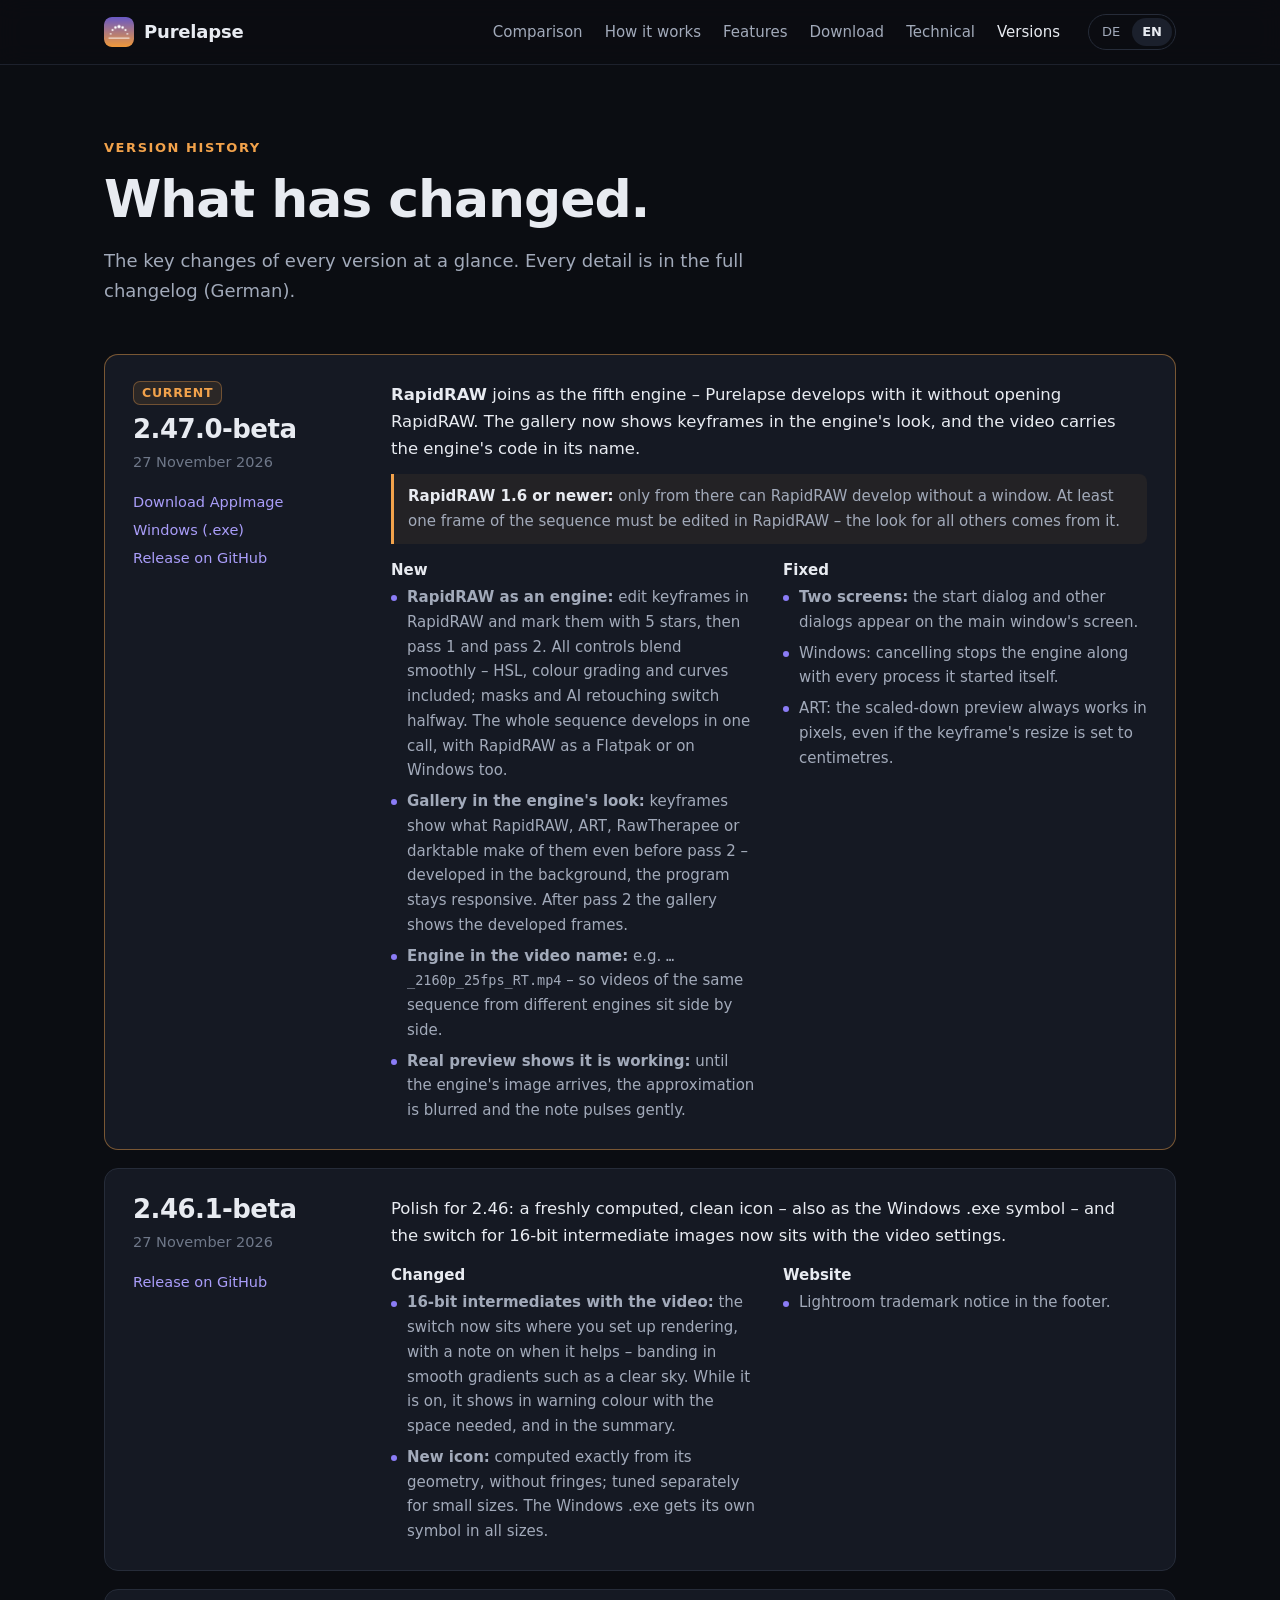
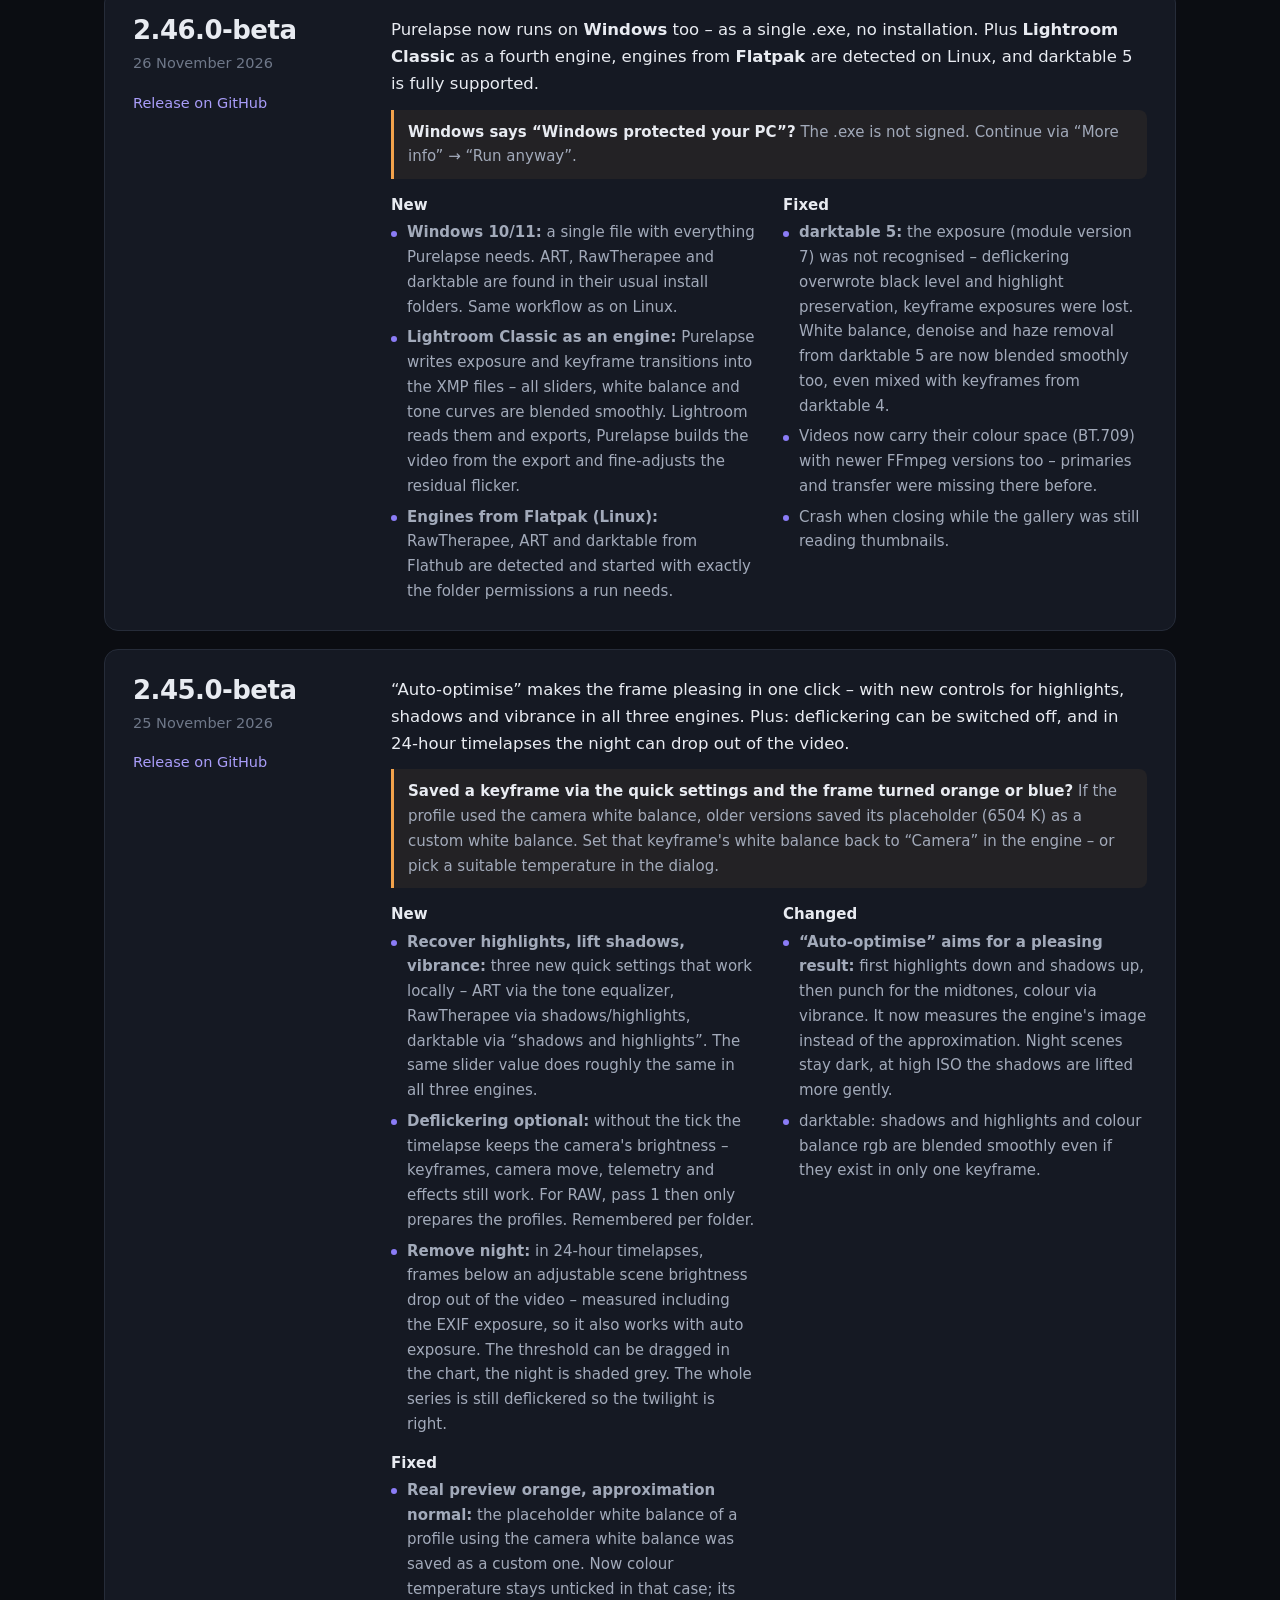
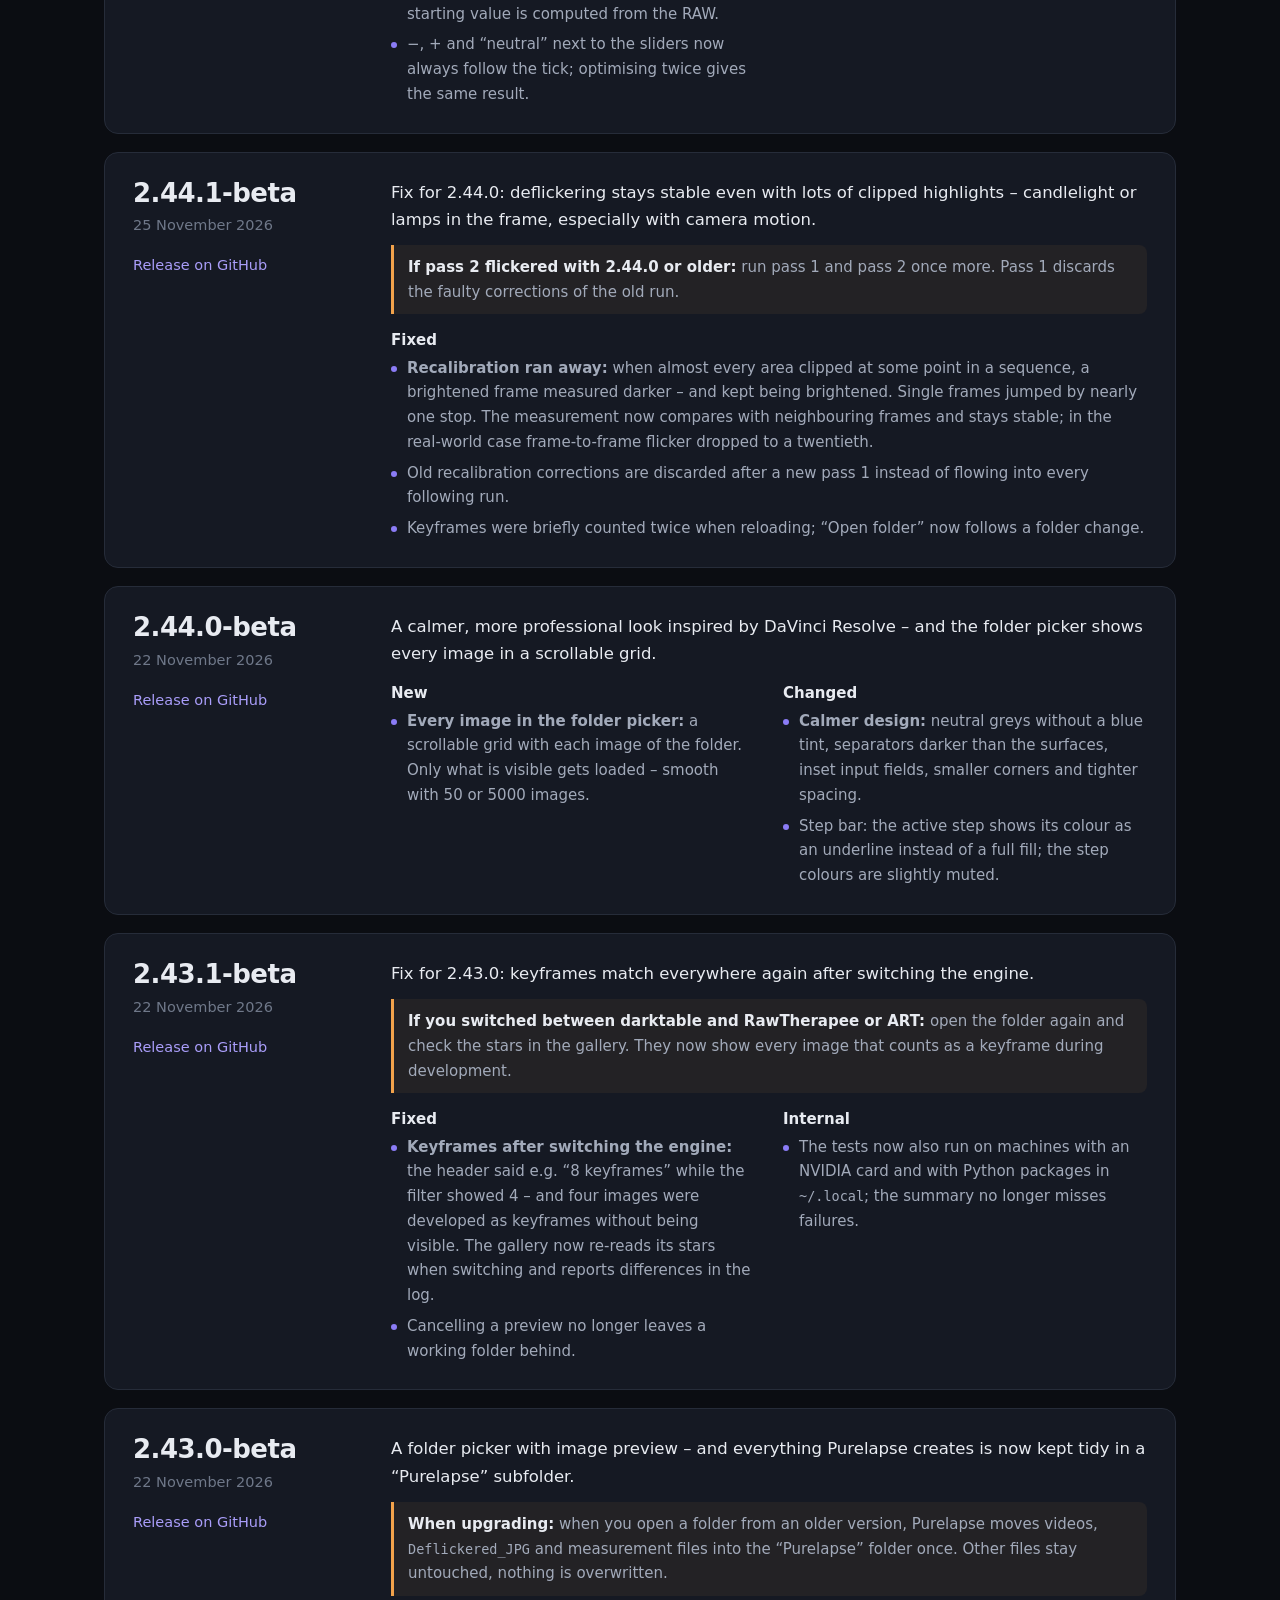
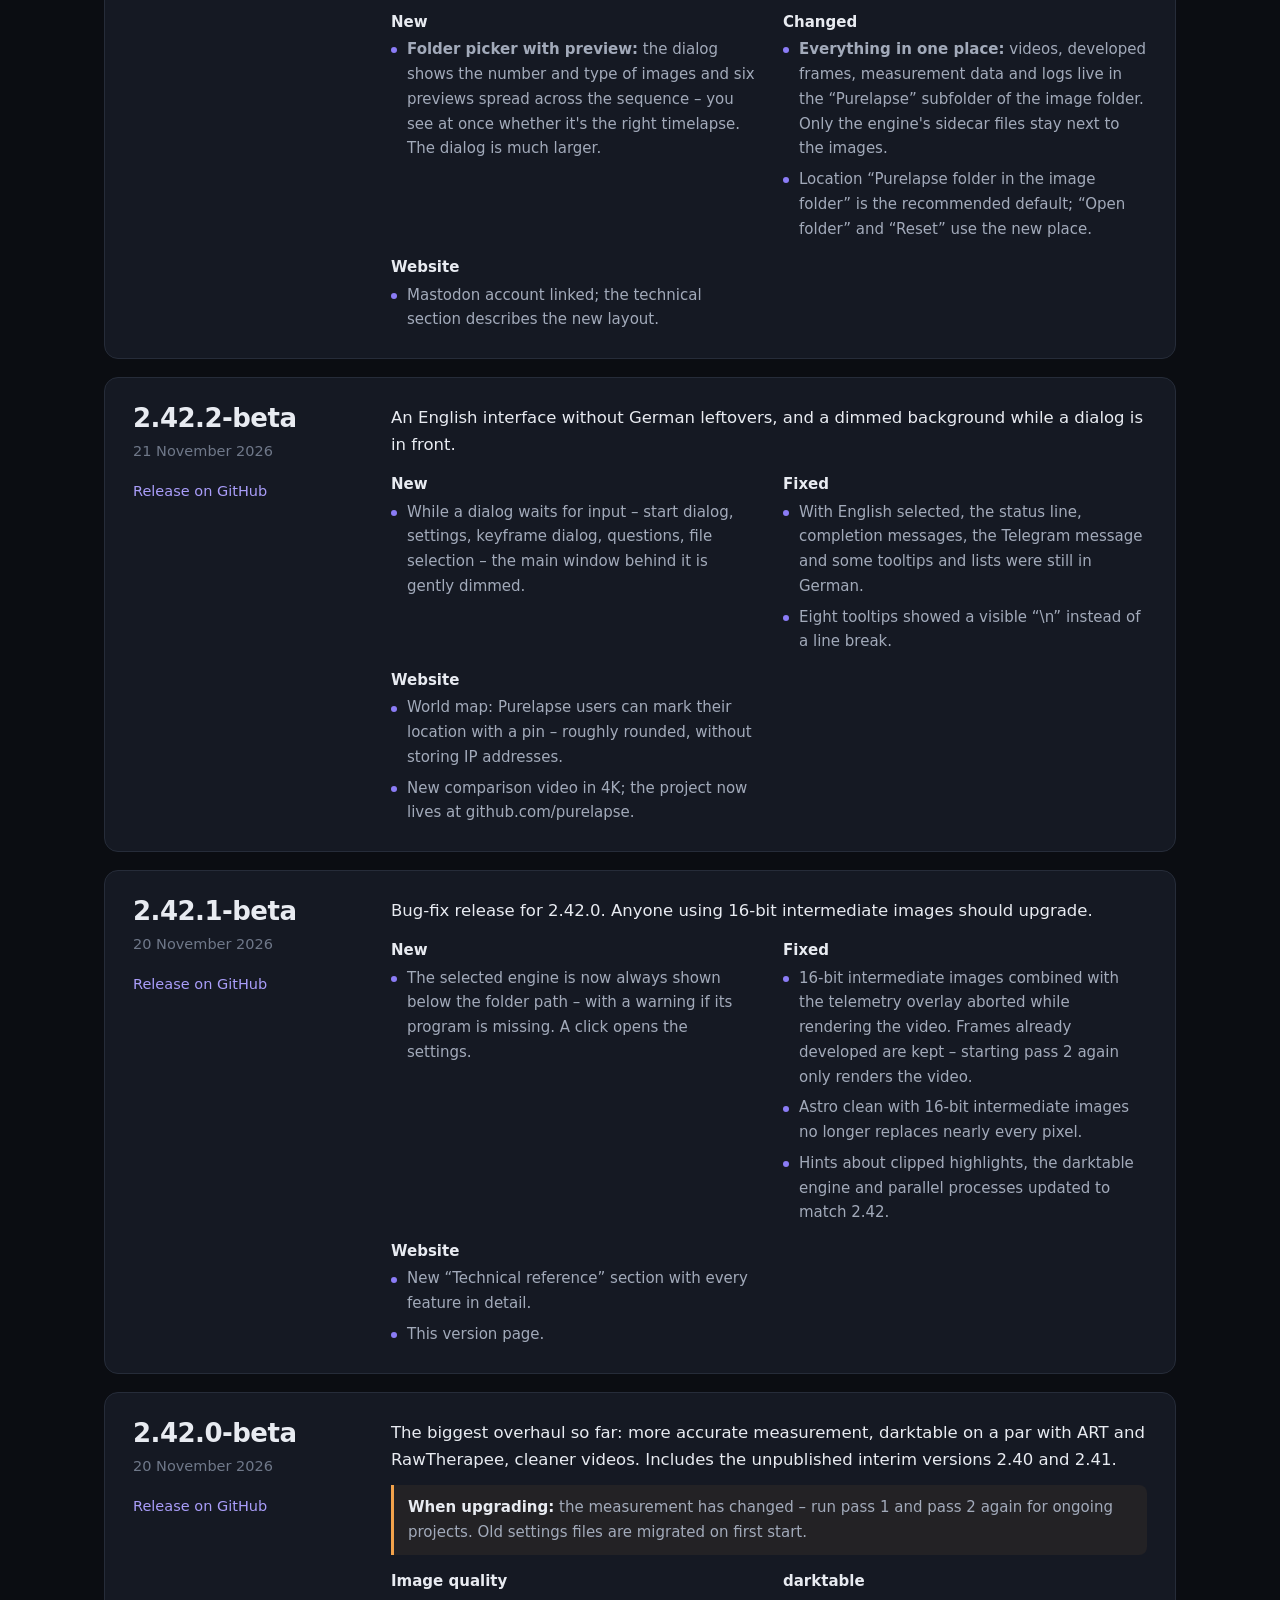
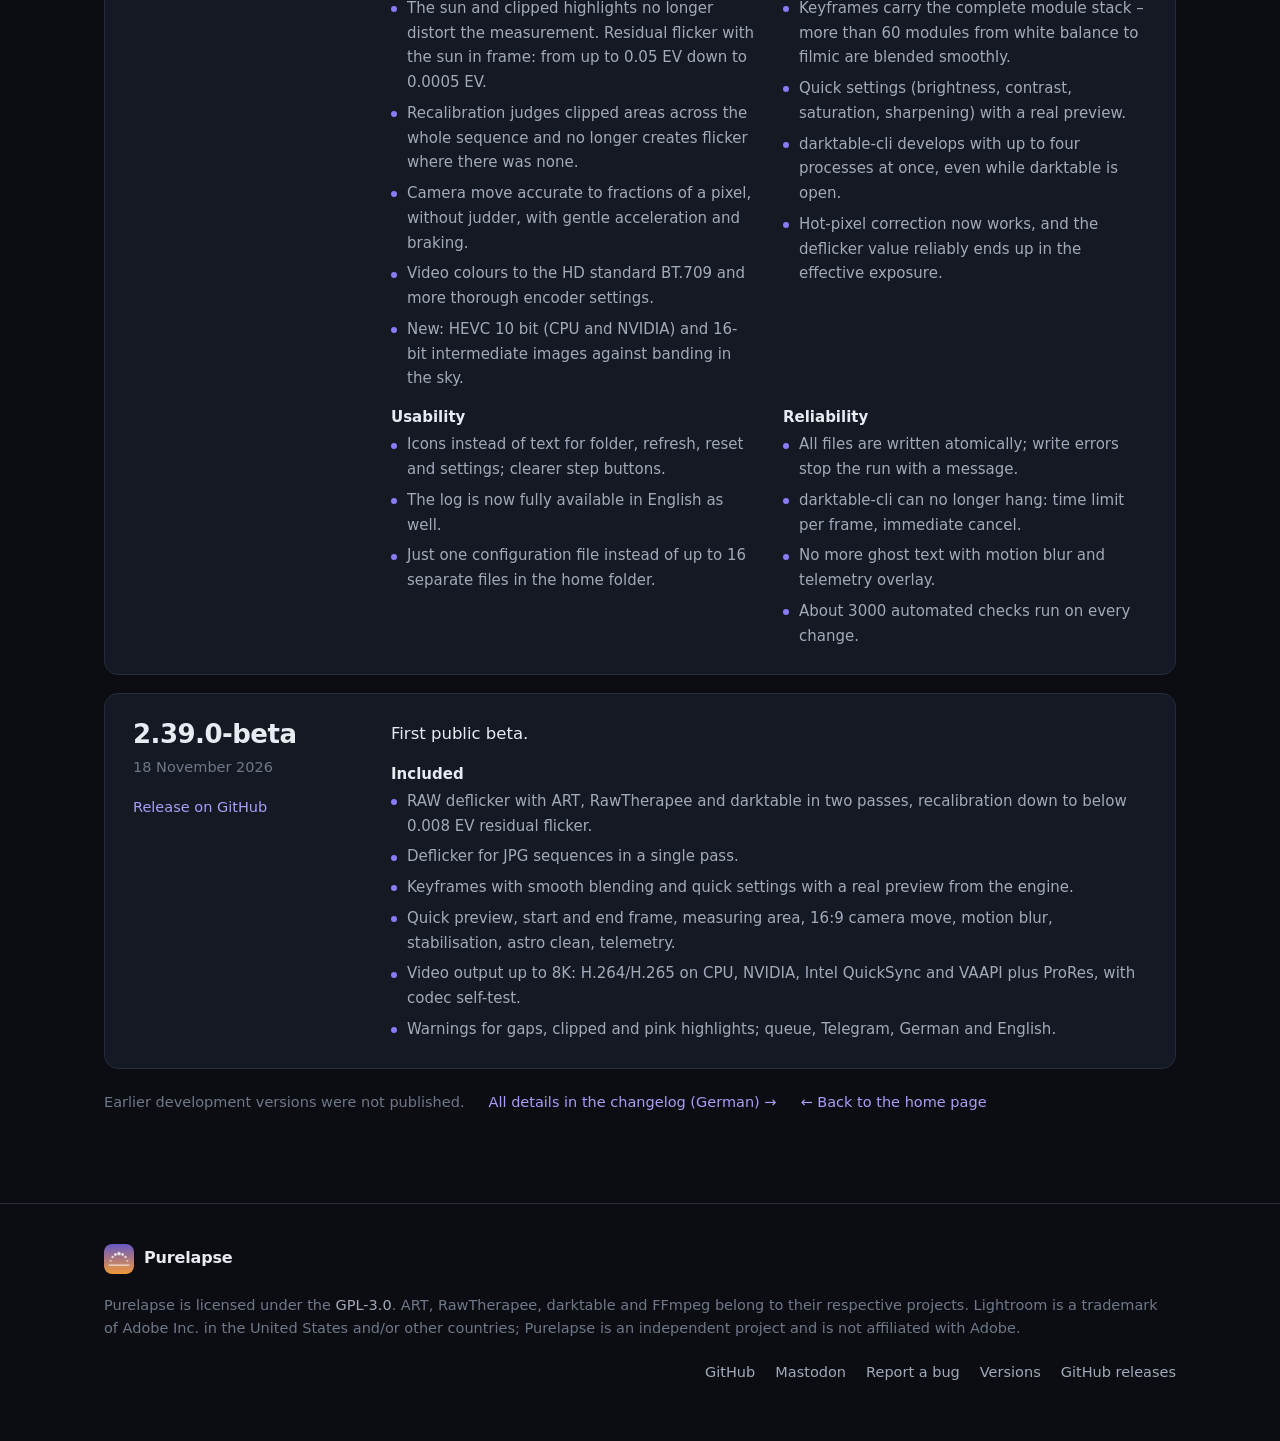
<file: docs/versionen.html>
<!doctype html>
<html lang="de">
<head>
<meta charset="utf-8">
<meta name="viewport" content="width=device-width, initial-scale=1">
<title>Versionen – Purelapse</title>
<meta name="description" content="Versionshistorie von Purelapse: was sich in jeder Version geändert hat, mit Download und ausführlichem Änderungsprotokoll.">
<link rel="canonical" href="https://purelapse.org/versionen.html">
<link rel="alternate" hreflang="de" href="https://purelapse.org/versionen.html">
<link rel="alternate" hreflang="en" href="https://purelapse.org/versions.html">
<link rel="alternate" hreflang="x-default" href="https://purelapse.org/versions.html">
<meta property="og:type" content="website">
<meta property="og:title" content="Versionen – Purelapse">
<meta property="og:description" content="Versionshistorie von Purelapse: was sich in jeder Version geändert hat, mit Download und ausführlichem Änderungsprotokoll.">
<meta property="og:url" content="https://purelapse.org/versionen.html">
<meta property="og:image" content="https://purelapse.org/assets/og-image.jpg">
<meta property="og:locale" content="de_DE">
<meta name="twitter:card" content="summary_large_image">
<meta name="theme-color" content="#0b0d12">
<link rel="icon" type="image/png" href="assets/favicon.png">
<link rel="apple-touch-icon" href="assets/icon.png">
<link rel="stylesheet" href="assets/style.css?v=9">
<script>try{var l=localStorage.getItem("purelapse-lang");var de=(navigator.languages||[navigator.language||""]).some(function(x){return /^de/i.test(x)});var bot=/bot|crawl|spider|slurp|lighthouse|preview/i.test(navigator.userAgent||"");if(!bot&&(l==="en"||(!l&&!de))){location.replace("versions.html"+location.hash)}}catch(e){}</script>
</head>
<body>
<a class="skip" href="#main">Zum Inhalt springen</a>

<header class="nav">
  <div class="wrap">
    <a class="brand" href="index.html"><img src="assets/icon.png" alt="" width="30" height="30">Purelapse</a>
    <nav class="nav-links" aria-label="Navigation"><a href="index.html#vergleich">Vergleich</a><a href="index.html#ablauf">So geht's</a><a href="index.html#funktionen">Funktionen</a><a href="index.html#download">Download</a><a href="index.html#technik">Technik</a><a href="versionen.html" aria-current="page">Versionen</a></nav>
    <div class="lang" aria-label="Sprache / Language"><span>DE</span><a href="versions.html" hreflang="en" data-lang="en">EN</a></div>
  </div>
</header>

<main id="main">
  <section class="vers-hero">
    <div class="wrap">
      <div class="eyebrow">Versionshistorie</div>
      <h1>Was sich getan hat.</h1>
      <p>Die wichtigsten Änderungen jeder Version in Kürze. Jede Einzelheit steht im ausführlichen Änderungsprotokoll.</p>
    </div>
  </section>
  <section class="vers-list">
    <div class="wrap">
      <div class="vers">
        <article class="ver now" id="v2-47-0">
          <div class="ver-side"><span class="ver-badge">Aktuell</span><h2 class="ver-nr">2.47.0-beta</h2><time class="ver-date" datetime="2026-11-27">27. November 2026</time><div class="ver-links"><a href="https://github.com/purelapse/purelapse/releases/download/v2.47.0-beta/Purelapse-2.47.0-beta-x86_64.AppImage">AppImage herunterladen</a><a href="https://github.com/purelapse/purelapse/releases/download/v2.47.0-beta/Purelapse-2.47.0-beta-windows-x64.exe">Windows (.exe)</a><a href="https://github.com/purelapse/purelapse/releases/tag/v2.47.0-beta">Release auf GitHub</a></div></div>
          <div class="ver-main"><p class="ver-intro"><b>RapidRAW</b> kommt als fünfte Engine dazu – Purelapse entwickelt damit, ohne dass sich RapidRAW öffnet. Die Bildleiste zeigt Keyframes jetzt im Look der Engine, und das Video trägt das Kürzel der Engine im Namen.</p><p class="ver-note"><b>RapidRAW ab Version 1.6:</b> Erst ab dort kann RapidRAW ohne Fenster entwickeln. Mindestens ein Bild der Serie muss in RapidRAW bearbeitet sein – daraus kommt der Look für alle anderen.</p><div class="ver-groups"><div><h3>Neu</h3><ul><li><b>RapidRAW als Engine:</b> Keyframes in RapidRAW bearbeiten und mit 5 Sternen markieren, dann Pass 1 und Pass 2. Alle Regler gehen weich ineinander über – auch HSL, Color Grading und Kurven; Masken und KI-Retusche wechseln in der Mitte. Entwickelt wird die ganze Serie in einem Aufruf, auch mit RapidRAW als Flatpak oder unter Windows.</li><li><b>Bildleiste im Look der Engine:</b> Keyframes zeigen schon vor Pass 2, was RapidRAW, ART, RawTherapee oder darktable aus ihnen macht – im Hintergrund entwickelt, die Bedienung bleibt frei. Nach Pass 2 zeigt die Bildleiste die entwickelten Bilder.</li><li><b>Engine im Videonamen:</b> etwa <code>…_2160p_25fps_RT.mp4</code> – so liegen Videos derselben Serie aus verschiedenen Engines nebeneinander.</li><li><b>Echte Vorschau zeigt, dass sie rechnet:</b> Bis das Bild der Engine da ist, steht die Näherung weichgezeichnet da, und der Hinweis pulsiert sanft.</li></ul></div><div><h3>Behoben</h3><ul><li><b>Zwei Bildschirme:</b> Der Startdialog und andere Dialoge erscheinen auf dem Bildschirm des Hauptfensters.</li><li>Windows: Ein Abbruch beendet die Engine samt allen Prozessen, die sie selbst gestartet hat.</li><li>ART: Die verkleinerte Vorschau rechnet immer in Pixeln, auch wenn im Keyframe für die Größenänderung Zentimeter eingestellt sind.</li></ul></div></div></div>
        </article>
        <article class="ver" id="v2-46-1">
          <div class="ver-side"><h2 class="ver-nr">2.46.1-beta</h2><time class="ver-date" datetime="2026-11-27">27. November 2026</time><div class="ver-links"><a href="https://github.com/purelapse/purelapse/releases/tag/v2.46.1-beta">Release auf GitHub</a></div></div>
          <div class="ver-main"><p class="ver-intro">Feinschliff zu 2.46: ein neu gerechnetes, sauberes Icon – auch als Symbol der Windows-.exe – und der Schalter für 16-Bit-Zwischenbilder sitzt jetzt beim Video.</p><div class="ver-groups"><div><h3>Geändert</h3><ul><li><b>16-Bit-Zwischenbilder beim Video:</b> Der Schalter steht jetzt dort, wo man das Rendern einstellt, mit einem Hinweis, wann er sich lohnt – bei Stufen in feinen Verläufen wie einem klaren Himmel. Solange er an ist, steht er in Warnfarbe mit dem Platzbedarf da und in der Zusammenfassung.</li><li><b>Neues Icon:</b> exakt aus der Geometrie gerechnet, ohne Säume; in kleinen Größen eigens abgestimmt. Die Windows-.exe bekommt ein eigenes Symbol in allen Größen.</li></ul></div><div><h3>Webseite</h3><ul><li>Markenhinweis zu Lightroom in der Fußzeile.</li></ul></div></div></div>
        </article>
        <article class="ver" id="v2-46-0">
          <div class="ver-side"><h2 class="ver-nr">2.46.0-beta</h2><time class="ver-date" datetime="2026-11-26">26. November 2026</time><div class="ver-links"><a href="https://github.com/purelapse/purelapse/releases/tag/v2.46.0-beta">Release auf GitHub</a></div></div>
          <div class="ver-main"><p class="ver-intro">Purelapse läuft jetzt auch unter <b>Windows</b> – als einzelne .exe, ohne Installation. Dazu kommt <b>Lightroom Classic</b> als vierte Engine, unter Linux werden Engines aus <b>Flatpak</b> erkannt, und darktable 5 wird vollständig unterstützt.</p><p class="ver-note"><b>Windows meldet „Der Computer wurde durch Windows geschützt“?</b> Die .exe ist nicht signiert. Weiter über „Weitere Informationen“ → „Trotzdem ausführen“.</p><div class="ver-groups"><div><h3>Neu</h3><ul><li><b>Windows 10/11:</b> eine einzelne Datei mit allem, was Purelapse braucht. ART, RawTherapee und darktable werden in den üblichen Installationsordnern gefunden. Bedienung und Ablauf wie unter Linux.</li><li><b>Lightroom Classic als Engine:</b> Purelapse schreibt Belichtung und Keyframe-Übergänge in die XMP-Dateien – alle Regler, Weißabgleich und Gradationskurven werden weich überblendet. Lightroom liest sie ein und exportiert, aus dem Export baut Purelapse das Video und gleicht dabei das Restflackern fein aus.</li><li><b>Engines aus Flatpak (Linux):</b> RawTherapee, ART und darktable von Flathub werden erkannt und mit genau den Ordnerfreigaben gestartet, die ein Lauf braucht.</li></ul></div><div><h3>Behoben</h3><ul><li><b>darktable 5:</b> Die Belichtung (Modulversion 7) wurde nicht erkannt – das Entflackern überschrieb Schwarzwert und Lichterschutz, Keyframe-Belichtungen gingen verloren. Weißabgleich, Entrauschen und Dunstentfernung aus darktable 5 werden jetzt ebenfalls weich überblendet, auch gemischt mit Keyframes aus darktable 4.</li><li>Videos tragen ihren Farbraum (BT.709) jetzt auch mit neueren FFmpeg-Fassungen – vorher fehlten dort Primärvalenzen und Kennlinie.</li><li>Absturz beim Schließen, während die Bildleiste noch Vorschaubilder las.</li></ul></div></div></div>
        </article>
        <article class="ver" id="v2-45-0">
          <div class="ver-side"><h2 class="ver-nr">2.45.0-beta</h2><time class="ver-date" datetime="2026-11-25">25. November 2026</time><div class="ver-links"><a href="https://github.com/purelapse/purelapse/releases/tag/v2.45.0-beta">Release auf GitHub</a></div></div>
          <div class="ver-main"><p class="ver-intro">„Automatisch optimieren“ macht das Bild mit einem Klick gefällig – mit neuen Reglern für Lichter, Tiefen und Dynamik in allen drei Engines. Dazu: Entflackern lässt sich abschalten, und bei 24-Stunden-Zeitraffern fällt die Nacht auf Wunsch aus dem Video.</p><p class="ver-note"><b>Keyframe über die Schnelleinstellungen gespeichert und das Bild wurde orange oder blau?</b> Stand im Profil der Weißabgleich der Kamera, haben ältere Versionen dessen Platzhalter (6504 K) als eigenen Weißabgleich gespeichert. In der Engine für diesen Keyframe den Weißabgleich wieder auf „Kamera“ stellen – oder im Dialog eine passende Temperatur wählen.</p><div class="ver-groups"><div><h3>Neu</h3><ul><li><b>Lichter abdunkeln, Tiefen aufhellen, Dynamik:</b> drei neue Schnelleinstellungen, lokal wirkend – ART über den Tonwert-Equalizer, RawTherapee über Schatten/Lichter, darktable über „Schatten und Lichter“. Derselbe Reglerwert bewirkt in allen drei Engines ungefähr dasselbe.</li><li><b>Entflackern abschaltbar:</b> Ohne den Haken entsteht der Zeitraffer mit der Helligkeit der Kamera – Keyframes, Kamerafahrt, Telemetrie und Effekte wirken weiter. Bei RAW bereitet Pass 1 dann nur die Profile vor. Je Ordner gemerkt.</li><li><b>Nacht entfernen:</b> Bei 24-Stunden-Zeitraffern fallen Bilder unter einer einstellbaren Szenenhelligkeit aus dem Video – gemessen samt Belichtung aus den EXIF-Daten, also auch bei Belichtungsautomatik. Die Grenze lässt sich im Diagramm verschieben, die Nacht ist grau hinterlegt. Entflackert wird weiter die ganze Serie, damit die Dämmerung stimmt.</li></ul></div><div><h3>Geändert</h3><ul><li><b>„Automatisch optimieren“ zielt auf ein gefälliges Ergebnis:</b> erst Lichter herunter und Tiefen auf, dann Biss für den Mittelton, Farbe über die Dynamik. Gemessen wird am Bild der Engine statt an der Näherung. Nachtszenen bleiben dunkel, bei hoher ISO werden die Tiefen behutsamer aufgehellt.</li><li>darktable: Schatten und Lichter sowie Farbbalance RGB werden weich überblendet, auch wenn sie nur in einem Keyframe stehen.</li></ul></div><div><h3>Behoben</h3><ul><li><b>Echte Vorschau orange, Näherung normal:</b> Der Platzhalter-Weißabgleich eines Profils mit Kamera-Weißabgleich wurde als eigener gespeichert. Jetzt bleibt die Farbtemperatur in diesem Fall unangehakt; ihr Ausgangswert wird aus dem RAW berechnet.</li><li>−, + und „neutral“ neben den Reglern folgen jetzt immer dem Häkchen; zweimal optimieren ergibt dasselbe.</li></ul></div></div></div>
        </article>
        <article class="ver" id="v2-44-1">
          <div class="ver-side"><h2 class="ver-nr">2.44.1-beta</h2><time class="ver-date" datetime="2026-11-25">25. November 2026</time><div class="ver-links"><a href="https://github.com/purelapse/purelapse/releases/tag/v2.44.1-beta">Release auf GitHub</a></div></div>
          <div class="ver-main"><p class="ver-intro">Korrektur zu 2.44.0: Die Entflackerung bleibt auch bei viel Ausgebranntem stabil – etwa bei Kerzenlicht oder Lampen im Bild, zumal mit Kamerafahrt.</p><p class="ver-note"><b>Wer mit 2.44.0 oder älter einen flackernden Pass 2 hatte:</b> Pass 1 und Pass 2 einmal neu laufen lassen. Pass 1 verwirft dabei die fehlerhaften Korrekturen des alten Laufs.</p><div class="ver-groups single"><div><h3>Behoben</h3><ul><li><b>Nachkalibrierung lief weg:</b> Brannte in einer Serie fast überall irgendwann etwas aus, maß sich ein heller gemachtes Bild dunkler – und wurde immer heller korrigiert. Einzelne Bilder sprangen um fast eine Blende. Die Messung vergleicht jetzt mit den Nachbarbildern und bleibt stabil; im Praxisfall sank das Bild-zu-Bild-Flackern auf ein Zwanzigstel.</li><li>Alte Korrekturen der Nachkalibrierung werden nach einem neuen Pass 1 verworfen, statt in jeden weiteren Lauf einzufließen.</li><li>Keyframes wurden beim Neu-Einlesen kurz doppelt gezählt; „Ordner öffnen“ folgt jetzt dem Ordnerwechsel.</li></ul></div></div></div>
        </article>
        <article class="ver" id="v2-44-0">
          <div class="ver-side"><h2 class="ver-nr">2.44.0-beta</h2><time class="ver-date" datetime="2026-11-22">22. November 2026</time><div class="ver-links"><a href="https://github.com/purelapse/purelapse/releases/tag/v2.44.0-beta">Release auf GitHub</a></div></div>
          <div class="ver-main"><p class="ver-intro">Ein ruhigeres, professionelleres Erscheinungsbild nach dem Vorbild von DaVinci Resolve – und die Ordnerwahl zeigt alle Bilder als scrollbares Raster.</p><div class="ver-groups"><div><h3>Neu</h3><ul><li><b>Alle Bilder in der Ordnerwahl:</b> ein scrollbares Raster mit jedem Bild des Ordners. Geladen wird nur, was gerade zu sehen ist – flüssig bei 50 wie bei 5000 Bildern.</li></ul></div><div><h3>Geändert</h3><ul><li><b>Ruhigeres Design:</b> neutrale Grautöne ohne Blaustich, Trennlinien dunkler als die Flächen, eingelassene Eingabefelder, kleinere Ecken und kompaktere Abstände.</li><li>Schrittleiste: Der aktive Schritt trägt seine Farbe als Unterkante statt als volle Fläche; die Schrittfarben sind leicht gedämpft.</li></ul></div></div></div>
        </article>
        <article class="ver" id="v2-43-1">
          <div class="ver-side"><h2 class="ver-nr">2.43.1-beta</h2><time class="ver-date" datetime="2026-11-22">22. November 2026</time><div class="ver-links"><a href="https://github.com/purelapse/purelapse/releases/tag/v2.43.1-beta">Release auf GitHub</a></div></div>
          <div class="ver-main"><p class="ver-intro">Korrektur zu 2.43.0: Keyframes stimmen nach einem Wechsel der Engine wieder überall überein.</p><p class="ver-note"><b>Wer zwischen darktable und RawTherapee oder ART gewechselt hat:</b> Ordner einmal neu öffnen und die Sterne in der Bildleiste prüfen. Dort stehen jetzt alle Bilder, die beim Entwickeln als Keyframe gelten.</p><div class="ver-groups"><div><h3>Behoben</h3><ul><li><b>Keyframes nach einem Engine-Wechsel:</b> Oben stand etwa „8 Keyframes“, der Filter zeigte 4 – und vier Bilder wurden als Keyframe entwickelt, ohne dass man es sah. Die Bildleiste liest ihre Sterne beim Umschalten jetzt neu und meldet Abweichungen im Protokoll.</li><li>Nach einem Abbruch der Vorschau bleibt kein Arbeitsordner mehr zurück.</li></ul></div><div><h3>Intern</h3><ul><li>Die Prüfungen laufen jetzt auch auf Rechnern mit NVIDIA-Grafikkarte und mit Python-Paketen unter <code>~/.local</code>; die Gesamtauswertung übersieht keine Fehler mehr.</li></ul></div></div></div>
        </article>
        <article class="ver" id="v2-43-0">
          <div class="ver-side"><h2 class="ver-nr">2.43.0-beta</h2><time class="ver-date" datetime="2026-11-22">22. November 2026</time><div class="ver-links"><a href="https://github.com/purelapse/purelapse/releases/tag/v2.43.0-beta">Release auf GitHub</a></div></div>
          <div class="ver-main"><p class="ver-intro">Ordnerwahl mit Vorschau der Bilder – und alles, was Purelapse erzeugt, liegt jetzt geordnet im Unterordner „Purelapse“.</p><p class="ver-note"><b>Beim Umstieg:</b> Öffnest du einen Ordner aus einer älteren Version, räumt Purelapse Videos, <code>Deflickered_JPG</code> und Messdateien einmalig in den Ordner „Purelapse“ um. Fremde Dateien bleiben unberührt, nichts wird überschrieben.</p><div class="ver-groups"><div><h3>Neu</h3><ul><li><b>Ordnerwahl mit Vorschau:</b> Rechts im Dialog stehen Anzahl und Art der Bilder und sechs über die Serie verteilte Vorschauen – man sieht sofort, ob es der richtige Zeitraffer ist. Der Dialog ist deutlich größer.</li></ul></div><div><h3>Geändert</h3><ul><li><b>Alles an einem Ort:</b> Videos, entwickelte Bilder, Messwerte und Protokolle liegen im Unterordner „Purelapse“ des Bilderordners. Neben den Bildern bleiben nur die Begleitdateien der Engine.</li><li>Speicherort „Purelapse-Ordner im Bilderordner“ ist Standard und empfohlen; „Ordner öffnen“ und „Zurücksetzen“ arbeiten mit dem neuen Ort.</li></ul></div><div><h3>Webseite</h3><ul><li>Mastodon-Konto verlinkt; Technik-Bereich beschreibt die neue Ablage.</li></ul></div></div></div>
        </article>
        <article class="ver" id="v2-42-2">
          <div class="ver-side"><h2 class="ver-nr">2.42.2-beta</h2><time class="ver-date" datetime="2026-11-21">21. November 2026</time><div class="ver-links"><a href="https://github.com/purelapse/purelapse/releases/tag/v2.42.2-beta">Release auf GitHub</a></div></div>
          <div class="ver-main"><p class="ver-intro">Englische Oberfläche ohne deutsche Reste und ein abgedunkelter Hintergrund, solange ein Dialog im Vordergrund steht.</p><div class="ver-groups"><div><h3>Neu</h3><ul><li>Solange ein Dialog auf eine Eingabe wartet – Startdialog, Einstellungen, Keyframe-Dialog, Rückfragen, Dateiauswahl –, wird das Hauptfenster dahinter sanft abgedunkelt.</li></ul></div><div><h3>Behoben</h3><ul><li>Bei Sprache Englisch kamen Statuszeile, Fertig-Meldungen, die Telegram-Nachricht, einige Tooltips und Listen noch auf Deutsch.</li><li>Acht Tooltips zeigten ein sichtbares „\n“ statt eines Zeilenumbruchs.</li></ul></div><div><h3>Webseite</h3><ul><li>Weltkarte: Wer Purelapse nutzt, kann seinen Ort mit einem Pin markieren – grob gerundet, ohne IP-Adresse.</li><li>Neues Vergleichsvideo in 4K; das Projekt liegt jetzt unter github.com/purelapse.</li></ul></div></div></div>
        </article>
        <article class="ver" id="v2-42-1">
          <div class="ver-side"><h2 class="ver-nr">2.42.1-beta</h2><time class="ver-date" datetime="2026-11-20">20. November 2026</time><div class="ver-links"><a href="https://github.com/purelapse/purelapse/releases/tag/v2.42.1-beta">Release auf GitHub</a></div></div>
          <div class="ver-main"><p class="ver-intro">Fehlerbehebung für 2.42.0. Wer mit 16-Bit-Zwischenbildern arbeitet, sollte umsteigen.</p><div class="ver-groups"><div><h3>Neu</h3><ul><li>Die eingestellte Engine steht jetzt immer sichtbar unter dem Ordnerpfad – mit Warnung, wenn ihr Programm fehlt. Ein Klick öffnet die Einstellungen.</li></ul></div><div><h3>Behoben</h3><ul><li>16-Bit-Zwischenbilder zusammen mit dem Telemetrie-Overlay brachen beim Rendern des Videos ab. Bereits entwickelte Bilder bleiben erhalten – ein neuer Start von Pass 2 rendert nur noch das Video.</li><li>Astro-Clean mit 16-Bit-Zwischenbildern ersetzt nicht mehr fast jeden Bildpunkt.</li><li>Hinweistexte zu ausgefressenen Lichtern, zur darktable-Engine und zu parallelen Prozessen an 2.42 angepasst.</li></ul></div><div><h3>Webseite</h3><ul><li>Neuer Bereich „Technik“ mit allen Funktionen im Detail.</li><li>Diese Versionsseite.</li></ul></div></div></div>
        </article>
        <article class="ver" id="v2-42-0">
          <div class="ver-side"><h2 class="ver-nr">2.42.0-beta</h2><time class="ver-date" datetime="2026-11-20">20. November 2026</time><div class="ver-links"><a href="https://github.com/purelapse/purelapse/releases/tag/v2.42.0-beta">Release auf GitHub</a></div></div>
          <div class="ver-main"><p class="ver-intro">Die bisher größte Überarbeitung: genauere Messung, darktable auf Augenhöhe mit ART und RawTherapee, sauberere Videos. Enthält die nicht einzeln veröffentlichten Stände 2.40 und 2.41.</p><p class="ver-note"><b>Beim Umstieg:</b> Die Messung hat sich geändert – laufende Projekte mit Pass 1 und Pass 2 neu rechnen lassen. Alte Einstellungsdateien werden beim ersten Start übernommen.</p><div class="ver-groups"><div><h3>Bildqualität</h3><ul><li>Sonne und ausgebrannte Lichter verfälschen die Messung nicht mehr. Restflackern mit Sonne im Bild: von bis zu 0,05 EV auf 0,0005 EV.</li><li>Die Nachkalibrierung bewertet Ausgebranntes über die ganze Sequenz und erzeugt kein Flackern mehr, wo keines war.</li><li>Kamerafahrt auf Bruchteile von Bildpunkten genau, ohne Ruckeln, mit sanftem Anfahren und Abbremsen.</li><li>Videofarben nach HD-Norm BT.709 und gründlichere Encoder-Einstellungen.</li><li>Neu: HEVC 10 Bit (CPU und NVIDIA) und 16-Bit-Zwischenbilder gegen Stufen im Himmel.</li></ul></div><div><h3>darktable</h3><ul><li>Keyframes übertragen den kompletten Modulstapel – über 60 Module von Weißabgleich bis Filmic werden weich überblendet.</li><li>Schnelleinstellungen (Helligkeit, Kontrast, Sättigung, Schärfe) mit echter Vorschau.</li><li>darktable-cli entwickelt mit bis zu vier Prozessen gleichzeitig, auch bei geöffnetem darktable.</li><li>Hotpixel-Korrektur wirkt jetzt, und der Deflicker-Wert landet zuverlässig in der wirksamen Belichtung.</li></ul></div><div><h3>Bedienung</h3><ul><li>Symbole statt Text für Ordner, Aktualisieren, Zurücksetzen und Einstellungen; deutlichere Schrittknöpfe.</li><li>Das Protokoll ist vollständig auch auf Englisch verfügbar.</li><li>Nur noch eine Konfigurationsdatei statt bis zu 16 Einzeldateien im Benutzerordner.</li></ul></div><div><h3>Zuverlässigkeit</h3><ul><li>Alle Dateien werden atomar geschrieben; Schreibfehler halten den Lauf mit einer Meldung an.</li><li>darktable-cli kann nicht mehr hängen: Zeitlimit je Bild, Abbruch sofort.</li><li>Keine Geisterschrift mehr bei Motion Blur mit Telemetrie-Overlay.</li><li>Rund 3000 automatische Prüfungen laufen bei jeder Änderung.</li></ul></div></div></div>
        </article>
        <article class="ver" id="v2-39-0">
          <div class="ver-side"><h2 class="ver-nr">2.39.0-beta</h2><time class="ver-date" datetime="2026-11-18">18. November 2026</time><div class="ver-links"><a href="https://github.com/purelapse/purelapse/releases/tag/v2.39.0-beta">Release auf GitHub</a></div></div>
          <div class="ver-main"><p class="ver-intro">Erste öffentliche Testversion.</p><div class="ver-groups single"><div><h3>Enthalten</h3><ul><li>Deflicker für RAW mit ART, RawTherapee und darktable in zwei Durchgängen, Nachkalibrierung bis unter 0,008 EV Restflackern.</li><li>Deflicker für JPG-Serien in einem Durchgang.</li><li>Keyframes mit weicher Überblendung und Schnelleinstellungen mit echter Vorschau durch die Engine.</li><li>Schnellvorschau, Start- und Endbild, Messbereich, 16:9-Kamerafahrt, Motion Blur, Stabilisierung, Astro-Clean, Telemetrie.</li><li>Videoausgabe bis 8K: H.264/H.265 auf CPU, NVIDIA, Intel QuickSync und VAAPI sowie ProRes, mit Codec-Selbsttest.</li><li>Warnungen für Lücken, ausgebrannte und rosa verfärbte Lichter; Warteschlange, Telegram, Deutsch und Englisch.</li></ul></div></div></div>
        </article>
      </div>
      <p class="vers-end"><span>Ältere Entwicklungsstände wurden nicht veröffentlicht.</span><a href="https://github.com/purelapse/purelapse/blob/main/CHANGELOG.md">Alle Einzelheiten im Änderungsprotokoll →</a><a href="index.html">← Zur Startseite</a></p>
    </div>
  </section>
</main>

<footer>
  <div class="wrap">
    <a class="brand" href="index.html"><img src="assets/icon.png" alt="" width="24" height="24">Purelapse</a>
    <span>Purelapse steht unter der <a href="https://github.com/purelapse/purelapse/blob/main/LICENSE">GPL-3.0</a>. ART, RawTherapee, darktable und FFmpeg gehören ihren jeweiligen Projekten. Lightroom ist eine Marke von Adobe Inc. in den USA und/oder anderen Ländern; Purelapse ist ein unabhängiges Projekt und steht in keiner Verbindung zu Adobe.</span>
    <nav aria-label="Links"><a href="https://github.com/purelapse/purelapse">GitHub</a><a rel="me" href="https://mastodon.social/@purelapse">Mastodon</a><a href="https://github.com/purelapse/purelapse/issues">Fehler melden</a><a href="versionen.html">Versionen</a><a href="https://github.com/purelapse/purelapse/releases">GitHub-Releases</a></nav>
  </div>
</footer>

<script>
document.querySelectorAll("[data-lang]").forEach(function (a) {
  a.addEventListener("click", function () { try { localStorage.setItem("purelapse-lang", a.getAttribute("data-lang")); } catch (e) {} });
});
</script>
</body>
</html>
</file>
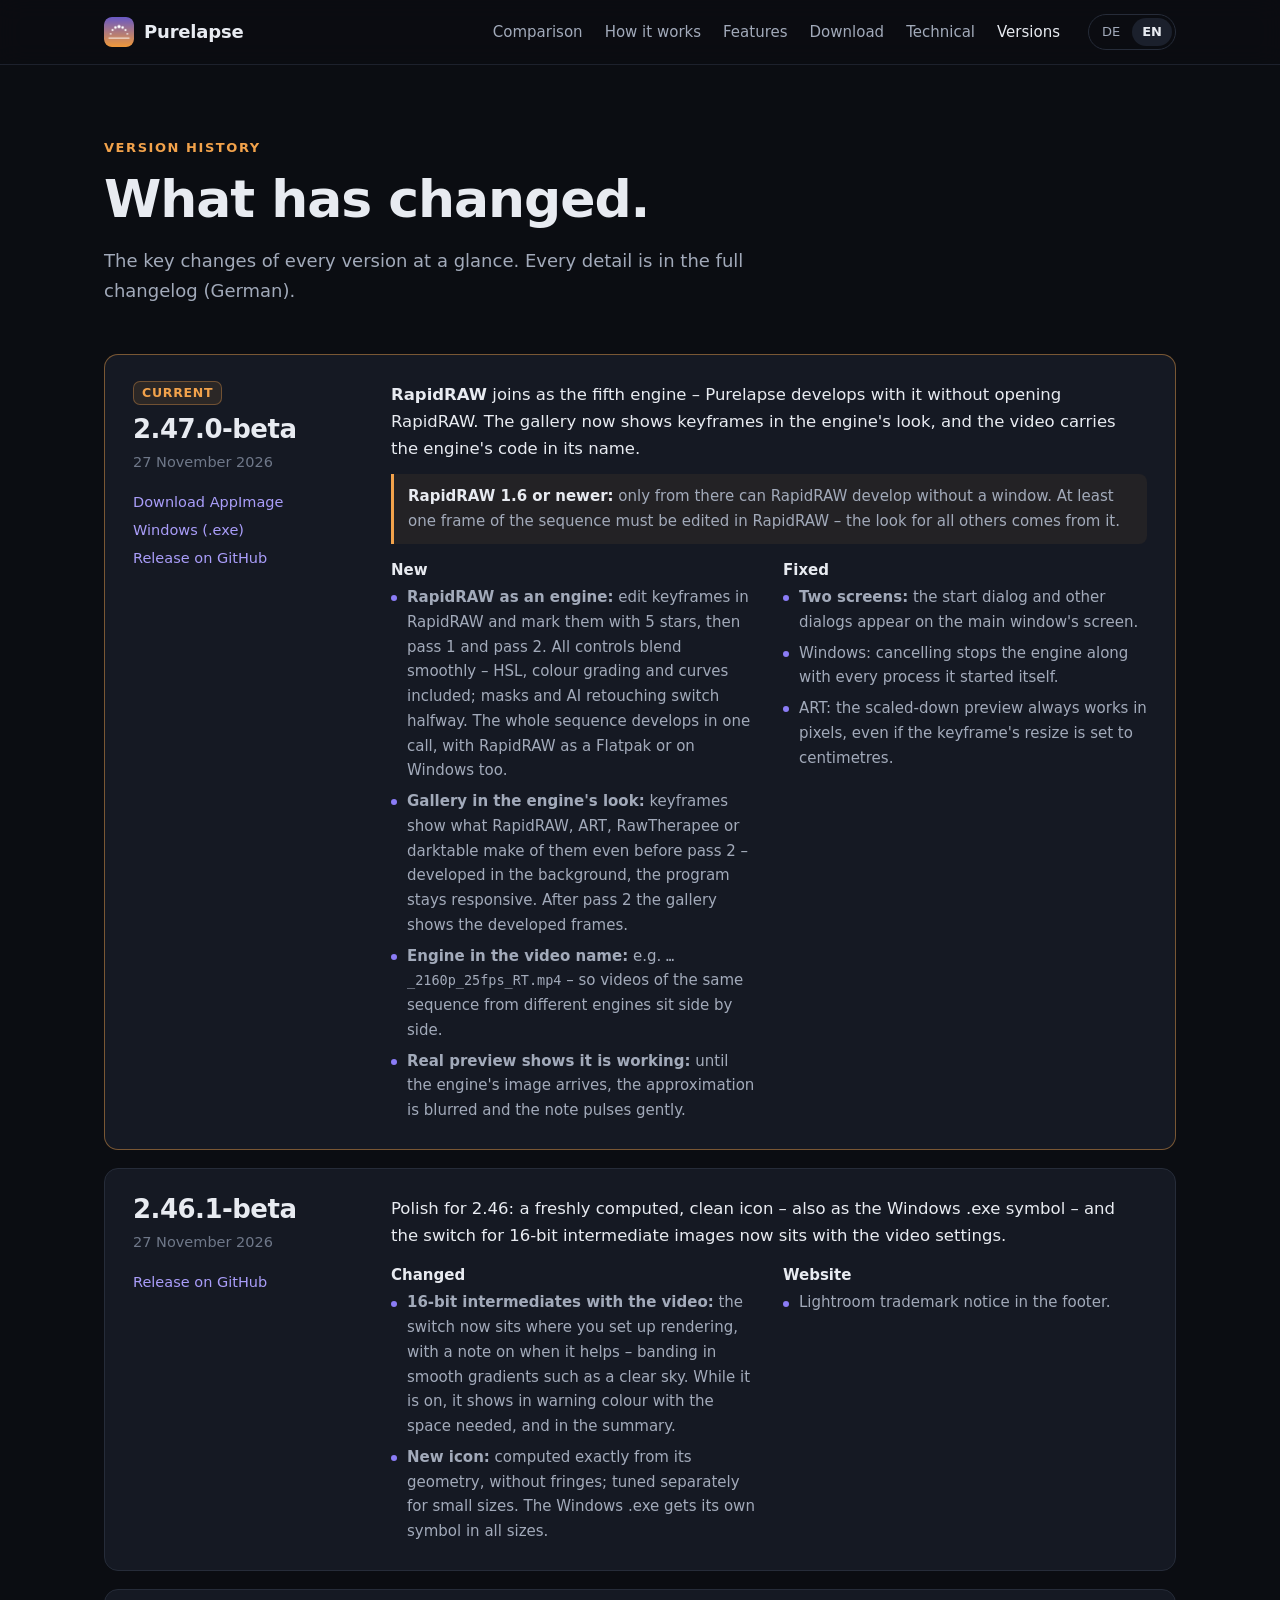
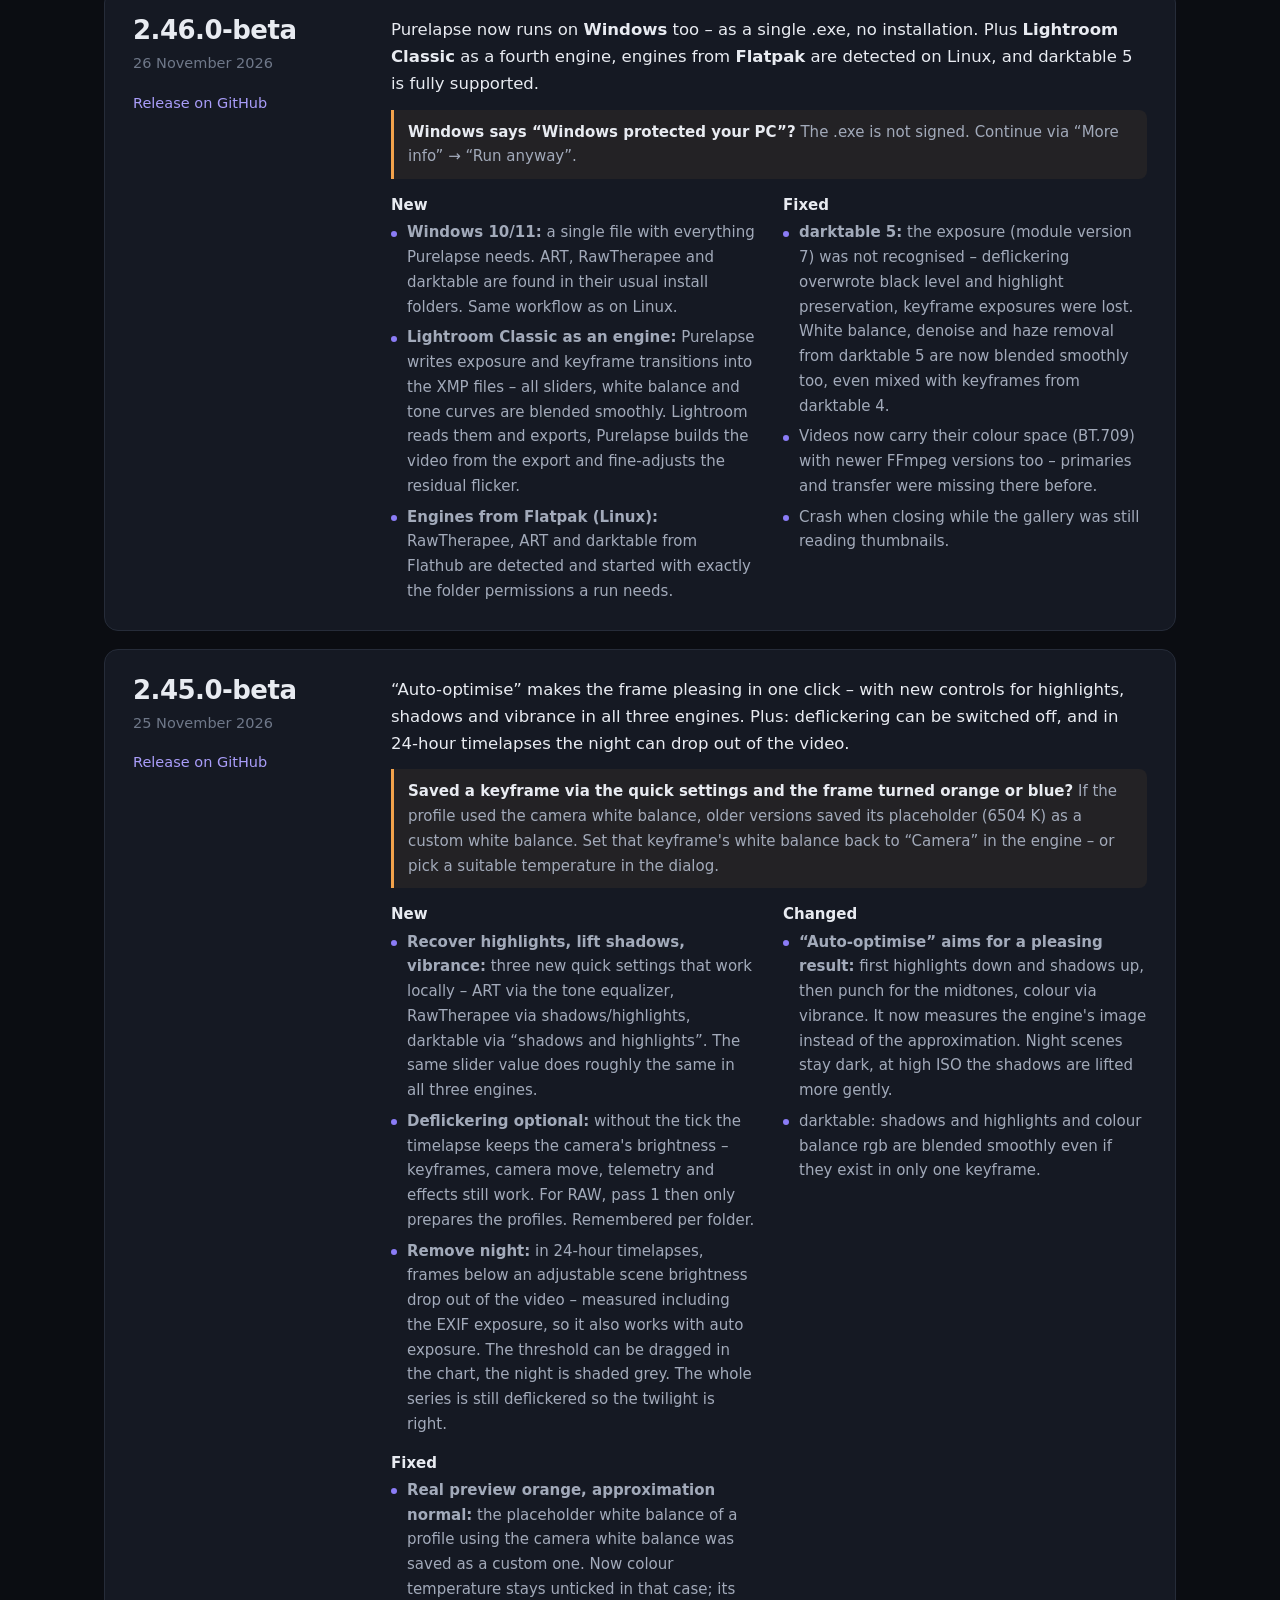
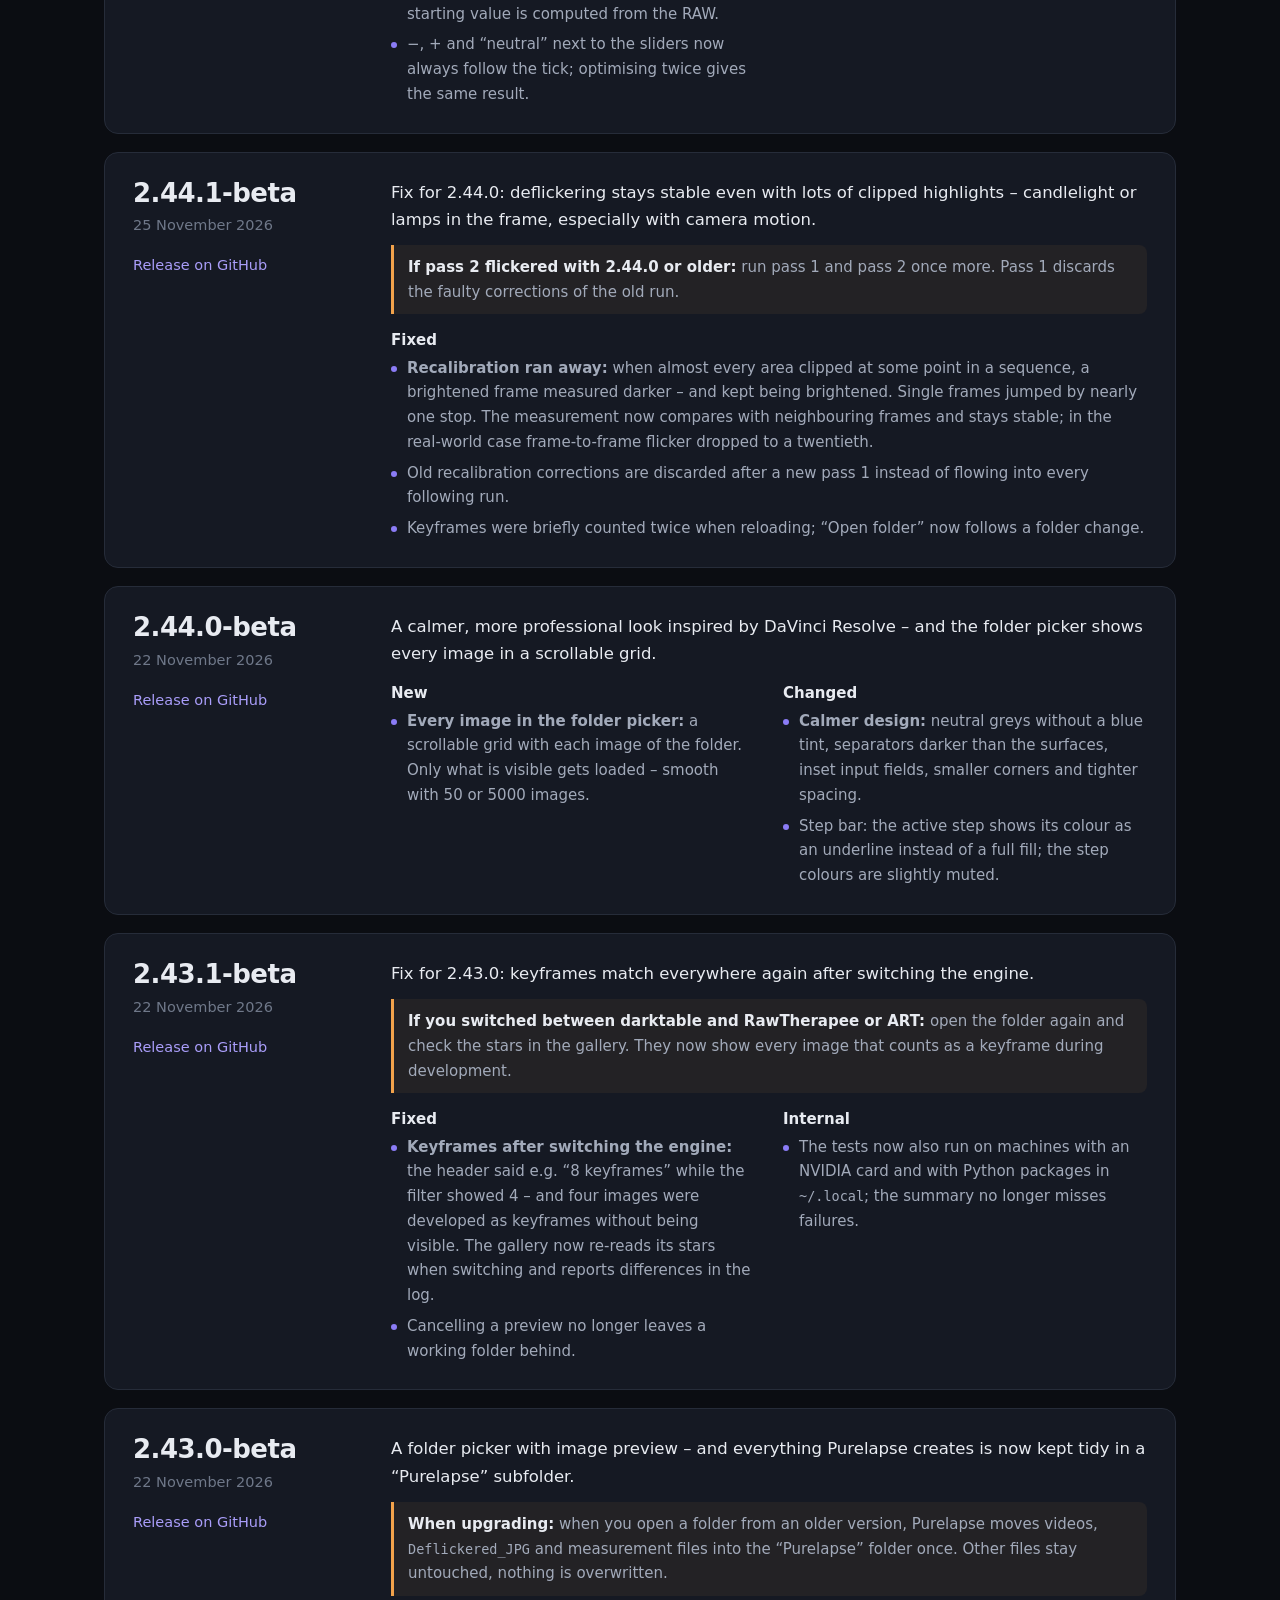
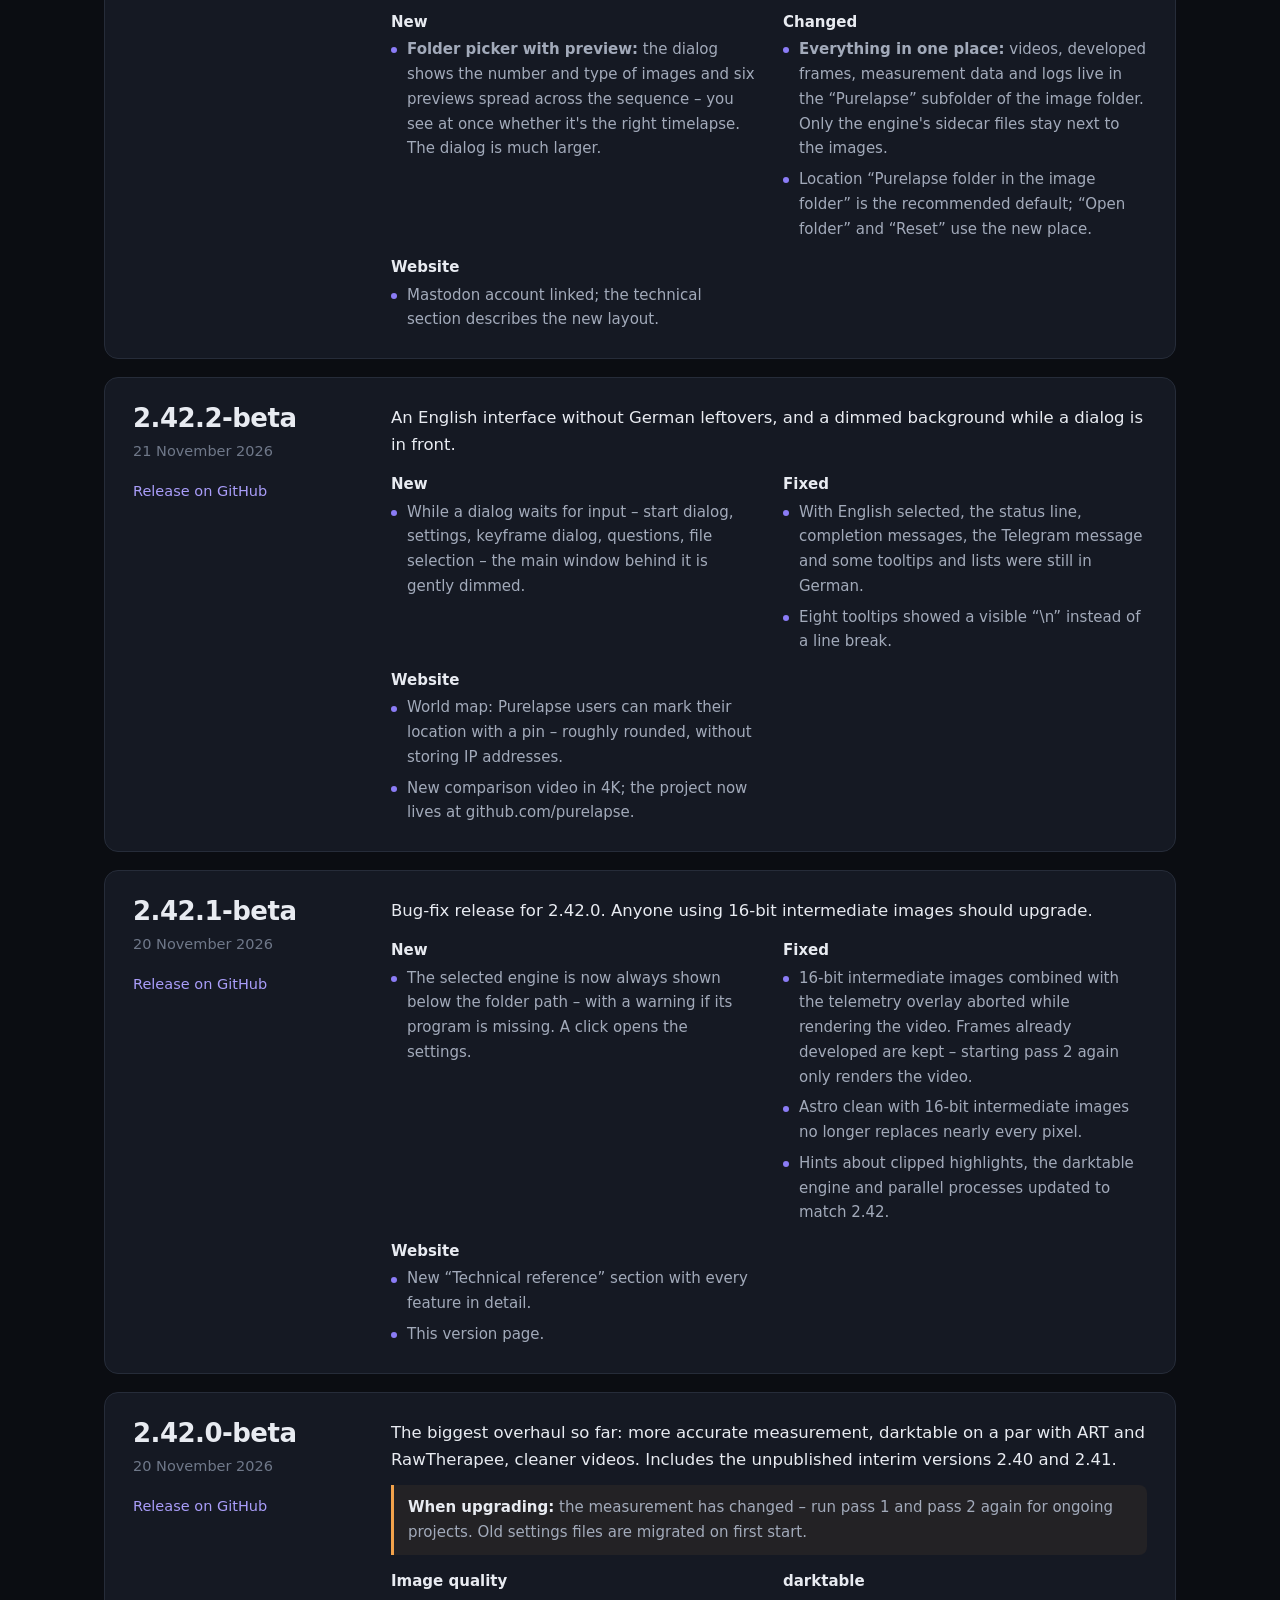
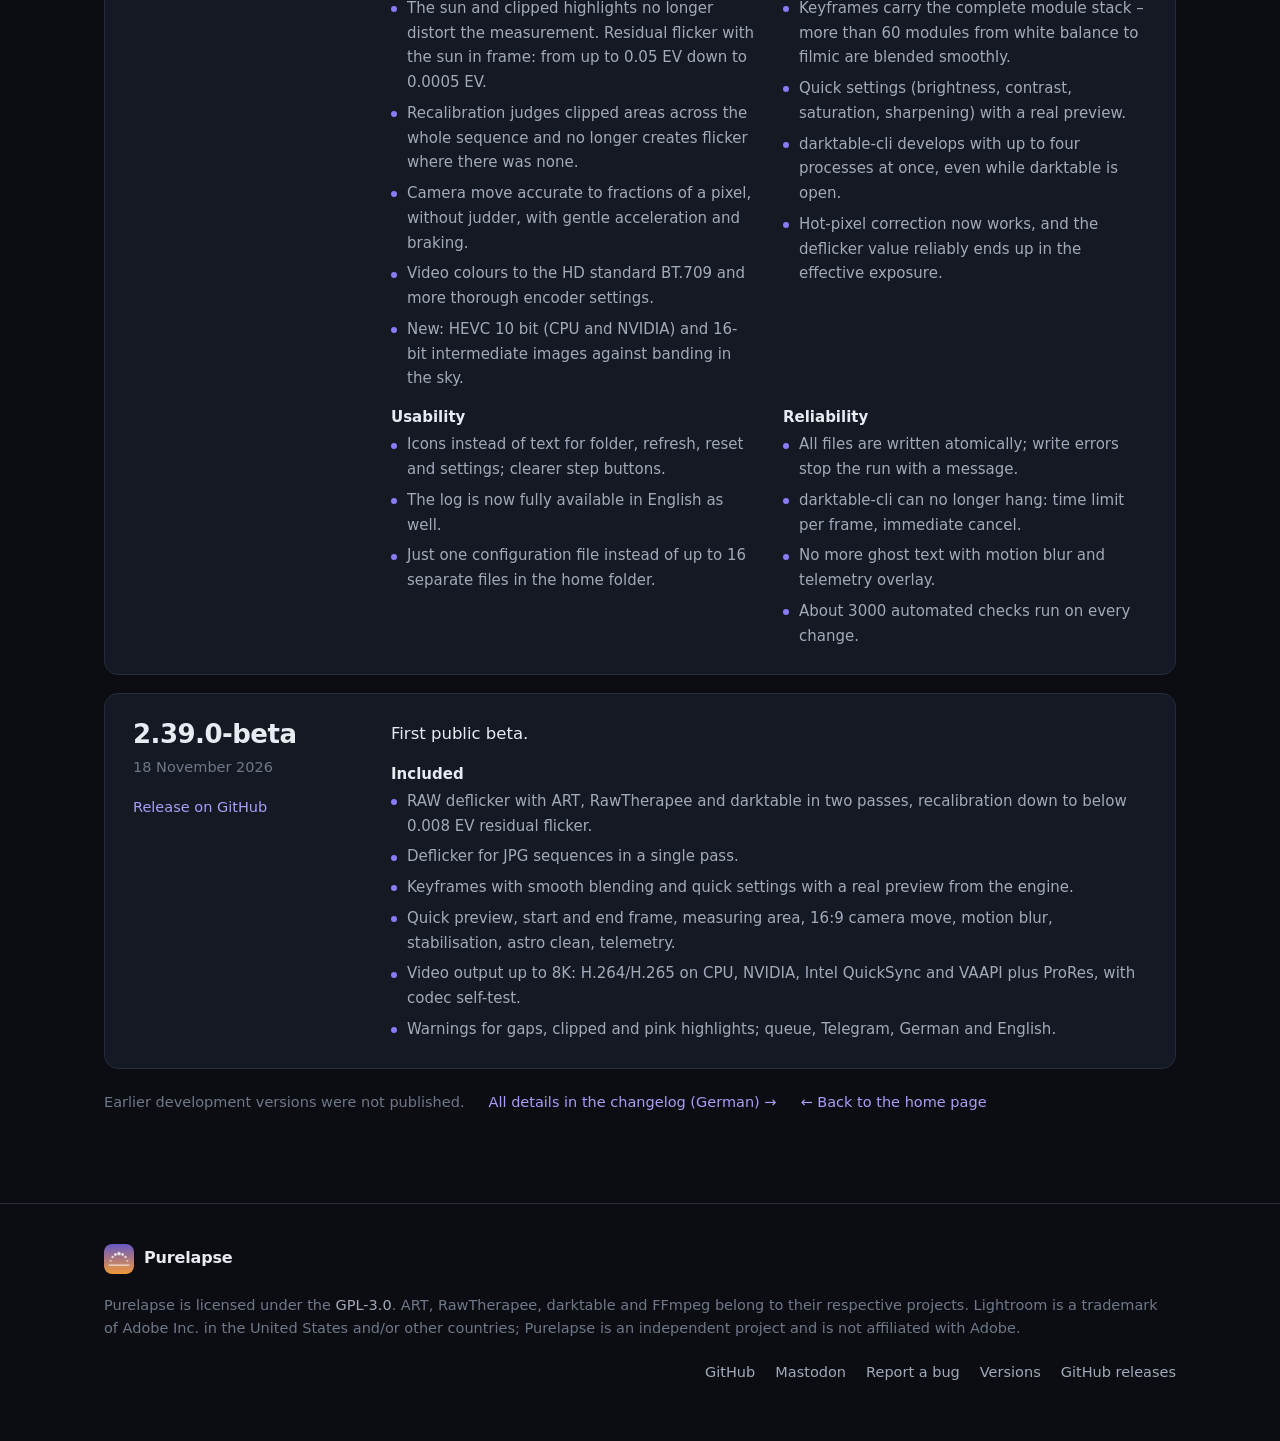
<file: docs/versions.html>
<!doctype html>
<html lang="en">
<head>
<meta charset="utf-8">
<meta name="viewport" content="width=device-width, initial-scale=1">
<title>Versions – Purelapse</title>
<meta name="description" content="Purelapse version history: what changed in each release, with download and the detailed changelog.">
<link rel="canonical" href="https://purelapse.org/versions.html">
<link rel="alternate" hreflang="de" href="https://purelapse.org/versionen.html">
<link rel="alternate" hreflang="en" href="https://purelapse.org/versions.html">
<link rel="alternate" hreflang="x-default" href="https://purelapse.org/versions.html">
<meta property="og:type" content="website">
<meta property="og:title" content="Versions – Purelapse">
<meta property="og:description" content="Purelapse version history: what changed in each release, with download and the detailed changelog.">
<meta property="og:url" content="https://purelapse.org/versions.html">
<meta property="og:image" content="https://purelapse.org/assets/og-image.jpg">
<meta property="og:locale" content="en_US">
<meta name="twitter:card" content="summary_large_image">
<meta name="theme-color" content="#0b0d12">
<link rel="icon" type="image/png" href="assets/favicon.png">
<link rel="apple-touch-icon" href="assets/icon.png">
<link rel="stylesheet" href="assets/style.css?v=9">
</head>
<body>
<a class="skip" href="#main">Skip to content</a>

<header class="nav">
  <div class="wrap">
    <a class="brand" href="en.html"><img src="assets/icon.png" alt="" width="30" height="30">Purelapse</a>
    <nav class="nav-links" aria-label="Navigation"><a href="en.html#vergleich">Comparison</a><a href="en.html#ablauf">How it works</a><a href="en.html#funktionen">Features</a><a href="en.html#download">Download</a><a href="en.html#technik">Technical</a><a href="versions.html" aria-current="page">Versions</a></nav>
    <div class="lang" aria-label="Sprache / Language"><a href="versionen.html" hreflang="de" data-lang="de">DE</a><span>EN</span></div>
  </div>
</header>

<main id="main">
  <section class="vers-hero">
    <div class="wrap">
      <div class="eyebrow">Version history</div>
      <h1>What has changed.</h1>
      <p>The key changes of every version at a glance. Every detail is in the full changelog (German).</p>
    </div>
  </section>
  <section class="vers-list">
    <div class="wrap">
      <div class="vers">
        <article class="ver now" id="v2-47-0">
          <div class="ver-side"><span class="ver-badge">Current</span><h2 class="ver-nr">2.47.0-beta</h2><time class="ver-date" datetime="2026-11-27">27 November 2026</time><div class="ver-links"><a href="https://github.com/purelapse/purelapse/releases/download/v2.47.0-beta/Purelapse-2.47.0-beta-x86_64.AppImage">Download AppImage</a><a href="https://github.com/purelapse/purelapse/releases/download/v2.47.0-beta/Purelapse-2.47.0-beta-windows-x64.exe">Windows (.exe)</a><a href="https://github.com/purelapse/purelapse/releases/tag/v2.47.0-beta">Release on GitHub</a></div></div>
          <div class="ver-main"><p class="ver-intro"><b>RapidRAW</b> joins as the fifth engine – Purelapse develops with it without opening RapidRAW. The gallery now shows keyframes in the engine's look, and the video carries the engine's code in its name.</p><p class="ver-note"><b>RapidRAW 1.6 or newer:</b> only from there can RapidRAW develop without a window. At least one frame of the sequence must be edited in RapidRAW – the look for all others comes from it.</p><div class="ver-groups"><div><h3>New</h3><ul><li><b>RapidRAW as an engine:</b> edit keyframes in RapidRAW and mark them with 5 stars, then pass 1 and pass 2. All controls blend smoothly – HSL, colour grading and curves included; masks and AI retouching switch halfway. The whole sequence develops in one call, with RapidRAW as a Flatpak or on Windows too.</li><li><b>Gallery in the engine's look:</b> keyframes show what RapidRAW, ART, RawTherapee or darktable make of them even before pass 2 – developed in the background, the program stays responsive. After pass 2 the gallery shows the developed frames.</li><li><b>Engine in the video name:</b> e.g. <code>…_2160p_25fps_RT.mp4</code> – so videos of the same sequence from different engines sit side by side.</li><li><b>Real preview shows it is working:</b> until the engine's image arrives, the approximation is blurred and the note pulses gently.</li></ul></div><div><h3>Fixed</h3><ul><li><b>Two screens:</b> the start dialog and other dialogs appear on the main window's screen.</li><li>Windows: cancelling stops the engine along with every process it started itself.</li><li>ART: the scaled-down preview always works in pixels, even if the keyframe's resize is set to centimetres.</li></ul></div></div></div>
        </article>
        <article class="ver" id="v2-46-1">
          <div class="ver-side"><h2 class="ver-nr">2.46.1-beta</h2><time class="ver-date" datetime="2026-11-27">27 November 2026</time><div class="ver-links"><a href="https://github.com/purelapse/purelapse/releases/tag/v2.46.1-beta">Release on GitHub</a></div></div>
          <div class="ver-main"><p class="ver-intro">Polish for 2.46: a freshly computed, clean icon – also as the Windows .exe symbol – and the switch for 16-bit intermediate images now sits with the video settings.</p><div class="ver-groups"><div><h3>Changed</h3><ul><li><b>16-bit intermediates with the video:</b> the switch now sits where you set up rendering, with a note on when it helps – banding in smooth gradients such as a clear sky. While it is on, it shows in warning colour with the space needed, and in the summary.</li><li><b>New icon:</b> computed exactly from its geometry, without fringes; tuned separately for small sizes. The Windows .exe gets its own symbol in all sizes.</li></ul></div><div><h3>Website</h3><ul><li>Lightroom trademark notice in the footer.</li></ul></div></div></div>
        </article>
        <article class="ver" id="v2-46-0">
          <div class="ver-side"><h2 class="ver-nr">2.46.0-beta</h2><time class="ver-date" datetime="2026-11-26">26 November 2026</time><div class="ver-links"><a href="https://github.com/purelapse/purelapse/releases/tag/v2.46.0-beta">Release on GitHub</a></div></div>
          <div class="ver-main"><p class="ver-intro">Purelapse now runs on <b>Windows</b> too – as a single .exe, no installation. Plus <b>Lightroom Classic</b> as a fourth engine, engines from <b>Flatpak</b> are detected on Linux, and darktable 5 is fully supported.</p><p class="ver-note"><b>Windows says “Windows protected your PC”?</b> The .exe is not signed. Continue via “More info” → “Run anyway”.</p><div class="ver-groups"><div><h3>New</h3><ul><li><b>Windows 10/11:</b> a single file with everything Purelapse needs. ART, RawTherapee and darktable are found in their usual install folders. Same workflow as on Linux.</li><li><b>Lightroom Classic as an engine:</b> Purelapse writes exposure and keyframe transitions into the XMP files – all sliders, white balance and tone curves are blended smoothly. Lightroom reads them and exports, Purelapse builds the video from the export and fine-adjusts the residual flicker.</li><li><b>Engines from Flatpak (Linux):</b> RawTherapee, ART and darktable from Flathub are detected and started with exactly the folder permissions a run needs.</li></ul></div><div><h3>Fixed</h3><ul><li><b>darktable 5:</b> the exposure (module version 7) was not recognised – deflickering overwrote black level and highlight preservation, keyframe exposures were lost. White balance, denoise and haze removal from darktable 5 are now blended smoothly too, even mixed with keyframes from darktable 4.</li><li>Videos now carry their colour space (BT.709) with newer FFmpeg versions too – primaries and transfer were missing there before.</li><li>Crash when closing while the gallery was still reading thumbnails.</li></ul></div></div></div>
        </article>
        <article class="ver" id="v2-45-0">
          <div class="ver-side"><h2 class="ver-nr">2.45.0-beta</h2><time class="ver-date" datetime="2026-11-25">25 November 2026</time><div class="ver-links"><a href="https://github.com/purelapse/purelapse/releases/tag/v2.45.0-beta">Release on GitHub</a></div></div>
          <div class="ver-main"><p class="ver-intro">“Auto-optimise” makes the frame pleasing in one click – with new controls for highlights, shadows and vibrance in all three engines. Plus: deflickering can be switched off, and in 24-hour timelapses the night can drop out of the video.</p><p class="ver-note"><b>Saved a keyframe via the quick settings and the frame turned orange or blue?</b> If the profile used the camera white balance, older versions saved its placeholder (6504 K) as a custom white balance. Set that keyframe's white balance back to “Camera” in the engine – or pick a suitable temperature in the dialog.</p><div class="ver-groups"><div><h3>New</h3><ul><li><b>Recover highlights, lift shadows, vibrance:</b> three new quick settings that work locally – ART via the tone equalizer, RawTherapee via shadows/highlights, darktable via “shadows and highlights”. The same slider value does roughly the same in all three engines.</li><li><b>Deflickering optional:</b> without the tick the timelapse keeps the camera's brightness – keyframes, camera move, telemetry and effects still work. For RAW, pass 1 then only prepares the profiles. Remembered per folder.</li><li><b>Remove night:</b> in 24-hour timelapses, frames below an adjustable scene brightness drop out of the video – measured including the EXIF exposure, so it also works with auto exposure. The threshold can be dragged in the chart, the night is shaded grey. The whole series is still deflickered so the twilight is right.</li></ul></div><div><h3>Changed</h3><ul><li><b>“Auto-optimise” aims for a pleasing result:</b> first highlights down and shadows up, then punch for the midtones, colour via vibrance. It now measures the engine's image instead of the approximation. Night scenes stay dark, at high ISO the shadows are lifted more gently.</li><li>darktable: shadows and highlights and colour balance rgb are blended smoothly even if they exist in only one keyframe.</li></ul></div><div><h3>Fixed</h3><ul><li><b>Real preview orange, approximation normal:</b> the placeholder white balance of a profile using the camera white balance was saved as a custom one. Now colour temperature stays unticked in that case; its starting value is computed from the RAW.</li><li>−, + and “neutral” next to the sliders now always follow the tick; optimising twice gives the same result.</li></ul></div></div></div>
        </article>
        <article class="ver" id="v2-44-1">
          <div class="ver-side"><h2 class="ver-nr">2.44.1-beta</h2><time class="ver-date" datetime="2026-11-25">25 November 2026</time><div class="ver-links"><a href="https://github.com/purelapse/purelapse/releases/tag/v2.44.1-beta">Release on GitHub</a></div></div>
          <div class="ver-main"><p class="ver-intro">Fix for 2.44.0: deflickering stays stable even with lots of clipped highlights – candlelight or lamps in the frame, especially with camera motion.</p><p class="ver-note"><b>If pass 2 flickered with 2.44.0 or older:</b> run pass 1 and pass 2 once more. Pass 1 discards the faulty corrections of the old run.</p><div class="ver-groups single"><div><h3>Fixed</h3><ul><li><b>Recalibration ran away:</b> when almost every area clipped at some point in a sequence, a brightened frame measured darker – and kept being brightened. Single frames jumped by nearly one stop. The measurement now compares with neighbouring frames and stays stable; in the real-world case frame-to-frame flicker dropped to a twentieth.</li><li>Old recalibration corrections are discarded after a new pass 1 instead of flowing into every following run.</li><li>Keyframes were briefly counted twice when reloading; “Open folder” now follows a folder change.</li></ul></div></div></div>
        </article>
        <article class="ver" id="v2-44-0">
          <div class="ver-side"><h2 class="ver-nr">2.44.0-beta</h2><time class="ver-date" datetime="2026-11-22">22 November 2026</time><div class="ver-links"><a href="https://github.com/purelapse/purelapse/releases/tag/v2.44.0-beta">Release on GitHub</a></div></div>
          <div class="ver-main"><p class="ver-intro">A calmer, more professional look inspired by DaVinci Resolve – and the folder picker shows every image in a scrollable grid.</p><div class="ver-groups"><div><h3>New</h3><ul><li><b>Every image in the folder picker:</b> a scrollable grid with each image of the folder. Only what is visible gets loaded – smooth with 50 or 5000 images.</li></ul></div><div><h3>Changed</h3><ul><li><b>Calmer design:</b> neutral greys without a blue tint, separators darker than the surfaces, inset input fields, smaller corners and tighter spacing.</li><li>Step bar: the active step shows its colour as an underline instead of a full fill; the step colours are slightly muted.</li></ul></div></div></div>
        </article>
        <article class="ver" id="v2-43-1">
          <div class="ver-side"><h2 class="ver-nr">2.43.1-beta</h2><time class="ver-date" datetime="2026-11-22">22 November 2026</time><div class="ver-links"><a href="https://github.com/purelapse/purelapse/releases/tag/v2.43.1-beta">Release on GitHub</a></div></div>
          <div class="ver-main"><p class="ver-intro">Fix for 2.43.0: keyframes match everywhere again after switching the engine.</p><p class="ver-note"><b>If you switched between darktable and RawTherapee or ART:</b> open the folder again and check the stars in the gallery. They now show every image that counts as a keyframe during development.</p><div class="ver-groups"><div><h3>Fixed</h3><ul><li><b>Keyframes after switching the engine:</b> the header said e.g. “8 keyframes” while the filter showed 4 – and four images were developed as keyframes without being visible. The gallery now re-reads its stars when switching and reports differences in the log.</li><li>Cancelling a preview no longer leaves a working folder behind.</li></ul></div><div><h3>Internal</h3><ul><li>The tests now also run on machines with an NVIDIA card and with Python packages in <code>~/.local</code>; the summary no longer misses failures.</li></ul></div></div></div>
        </article>
        <article class="ver" id="v2-43-0">
          <div class="ver-side"><h2 class="ver-nr">2.43.0-beta</h2><time class="ver-date" datetime="2026-11-22">22 November 2026</time><div class="ver-links"><a href="https://github.com/purelapse/purelapse/releases/tag/v2.43.0-beta">Release on GitHub</a></div></div>
          <div class="ver-main"><p class="ver-intro">A folder picker with image preview – and everything Purelapse creates is now kept tidy in a “Purelapse” subfolder.</p><p class="ver-note"><b>When upgrading:</b> when you open a folder from an older version, Purelapse moves videos, <code>Deflickered_JPG</code> and measurement files into the “Purelapse” folder once. Other files stay untouched, nothing is overwritten.</p><div class="ver-groups"><div><h3>New</h3><ul><li><b>Folder picker with preview:</b> the dialog shows the number and type of images and six previews spread across the sequence – you see at once whether it's the right timelapse. The dialog is much larger.</li></ul></div><div><h3>Changed</h3><ul><li><b>Everything in one place:</b> videos, developed frames, measurement data and logs live in the “Purelapse” subfolder of the image folder. Only the engine's sidecar files stay next to the images.</li><li>Location “Purelapse folder in the image folder” is the recommended default; “Open folder” and “Reset” use the new place.</li></ul></div><div><h3>Website</h3><ul><li>Mastodon account linked; the technical section describes the new layout.</li></ul></div></div></div>
        </article>
        <article class="ver" id="v2-42-2">
          <div class="ver-side"><h2 class="ver-nr">2.42.2-beta</h2><time class="ver-date" datetime="2026-11-21">21 November 2026</time><div class="ver-links"><a href="https://github.com/purelapse/purelapse/releases/tag/v2.42.2-beta">Release on GitHub</a></div></div>
          <div class="ver-main"><p class="ver-intro">An English interface without German leftovers, and a dimmed background while a dialog is in front.</p><div class="ver-groups"><div><h3>New</h3><ul><li>While a dialog waits for input – start dialog, settings, keyframe dialog, questions, file selection – the main window behind it is gently dimmed.</li></ul></div><div><h3>Fixed</h3><ul><li>With English selected, the status line, completion messages, the Telegram message and some tooltips and lists were still in German.</li><li>Eight tooltips showed a visible “\n” instead of a line break.</li></ul></div><div><h3>Website</h3><ul><li>World map: Purelapse users can mark their location with a pin – roughly rounded, without storing IP addresses.</li><li>New comparison video in 4K; the project now lives at github.com/purelapse.</li></ul></div></div></div>
        </article>
        <article class="ver" id="v2-42-1">
          <div class="ver-side"><h2 class="ver-nr">2.42.1-beta</h2><time class="ver-date" datetime="2026-11-20">20 November 2026</time><div class="ver-links"><a href="https://github.com/purelapse/purelapse/releases/tag/v2.42.1-beta">Release on GitHub</a></div></div>
          <div class="ver-main"><p class="ver-intro">Bug-fix release for 2.42.0. Anyone using 16-bit intermediate images should upgrade.</p><div class="ver-groups"><div><h3>New</h3><ul><li>The selected engine is now always shown below the folder path – with a warning if its program is missing. A click opens the settings.</li></ul></div><div><h3>Fixed</h3><ul><li>16-bit intermediate images combined with the telemetry overlay aborted while rendering the video. Frames already developed are kept – starting pass 2 again only renders the video.</li><li>Astro clean with 16-bit intermediate images no longer replaces nearly every pixel.</li><li>Hints about clipped highlights, the darktable engine and parallel processes updated to match 2.42.</li></ul></div><div><h3>Website</h3><ul><li>New “Technical reference” section with every feature in detail.</li><li>This version page.</li></ul></div></div></div>
        </article>
        <article class="ver" id="v2-42-0">
          <div class="ver-side"><h2 class="ver-nr">2.42.0-beta</h2><time class="ver-date" datetime="2026-11-20">20 November 2026</time><div class="ver-links"><a href="https://github.com/purelapse/purelapse/releases/tag/v2.42.0-beta">Release on GitHub</a></div></div>
          <div class="ver-main"><p class="ver-intro">The biggest overhaul so far: more accurate measurement, darktable on a par with ART and RawTherapee, cleaner videos. Includes the unpublished interim versions 2.40 and 2.41.</p><p class="ver-note"><b>When upgrading:</b> the measurement has changed – run pass 1 and pass 2 again for ongoing projects. Old settings files are migrated on first start.</p><div class="ver-groups"><div><h3>Image quality</h3><ul><li>The sun and clipped highlights no longer distort the measurement. Residual flicker with the sun in frame: from up to 0.05 EV down to 0.0005 EV.</li><li>Recalibration judges clipped areas across the whole sequence and no longer creates flicker where there was none.</li><li>Camera move accurate to fractions of a pixel, without judder, with gentle acceleration and braking.</li><li>Video colours to the HD standard BT.709 and more thorough encoder settings.</li><li>New: HEVC 10 bit (CPU and NVIDIA) and 16-bit intermediate images against banding in the sky.</li></ul></div><div><h3>darktable</h3><ul><li>Keyframes carry the complete module stack – more than 60 modules from white balance to filmic are blended smoothly.</li><li>Quick settings (brightness, contrast, saturation, sharpening) with a real preview.</li><li>darktable-cli develops with up to four processes at once, even while darktable is open.</li><li>Hot-pixel correction now works, and the deflicker value reliably ends up in the effective exposure.</li></ul></div><div><h3>Usability</h3><ul><li>Icons instead of text for folder, refresh, reset and settings; clearer step buttons.</li><li>The log is now fully available in English as well.</li><li>Just one configuration file instead of up to 16 separate files in the home folder.</li></ul></div><div><h3>Reliability</h3><ul><li>All files are written atomically; write errors stop the run with a message.</li><li>darktable-cli can no longer hang: time limit per frame, immediate cancel.</li><li>No more ghost text with motion blur and telemetry overlay.</li><li>About 3000 automated checks run on every change.</li></ul></div></div></div>
        </article>
        <article class="ver" id="v2-39-0">
          <div class="ver-side"><h2 class="ver-nr">2.39.0-beta</h2><time class="ver-date" datetime="2026-11-18">18 November 2026</time><div class="ver-links"><a href="https://github.com/purelapse/purelapse/releases/tag/v2.39.0-beta">Release on GitHub</a></div></div>
          <div class="ver-main"><p class="ver-intro">First public beta.</p><div class="ver-groups single"><div><h3>Included</h3><ul><li>RAW deflicker with ART, RawTherapee and darktable in two passes, recalibration down to below 0.008 EV residual flicker.</li><li>Deflicker for JPG sequences in a single pass.</li><li>Keyframes with smooth blending and quick settings with a real preview from the engine.</li><li>Quick preview, start and end frame, measuring area, 16:9 camera move, motion blur, stabilisation, astro clean, telemetry.</li><li>Video output up to 8K: H.264/H.265 on CPU, NVIDIA, Intel QuickSync and VAAPI plus ProRes, with codec self-test.</li><li>Warnings for gaps, clipped and pink highlights; queue, Telegram, German and English.</li></ul></div></div></div>
        </article>
      </div>
      <p class="vers-end"><span>Earlier development versions were not published.</span><a href="https://github.com/purelapse/purelapse/blob/main/CHANGELOG.md">All details in the changelog (German) →</a><a href="en.html">← Back to the home page</a></p>
    </div>
  </section>
</main>

<footer>
  <div class="wrap">
    <a class="brand" href="en.html"><img src="assets/icon.png" alt="" width="24" height="24">Purelapse</a>
    <span>Purelapse is licensed under the <a href="https://github.com/purelapse/purelapse/blob/main/LICENSE">GPL-3.0</a>. ART, RawTherapee, darktable and FFmpeg belong to their respective projects. Lightroom is a trademark of Adobe Inc. in the United States and/or other countries; Purelapse is an independent project and is not affiliated with Adobe.</span>
    <nav aria-label="Links"><a href="https://github.com/purelapse/purelapse">GitHub</a><a rel="me" href="https://mastodon.social/@purelapse">Mastodon</a><a href="https://github.com/purelapse/purelapse/issues">Report a bug</a><a href="versions.html">Versions</a><a href="https://github.com/purelapse/purelapse/releases">GitHub releases</a></nav>
  </div>
</footer>

<script>
document.querySelectorAll("[data-lang]").forEach(function (a) {
  a.addEventListener("click", function () { try { localStorage.setItem("purelapse-lang", a.getAttribute("data-lang")); } catch (e) {} });
});
</script>
</body>
</html>
</file>
<file: docs/assets/style.css>
/* Purelapse – Projektseite
   Farben aus dem Programm-Icon: Abendlila oben, Sonnenuntergang-Orange unten. */
:root {
  --bg: #0b0d12;
  --bg-2: #10131a;
  --surface: #151923;
  --surface-2: #1b202c;
  --border: #262c39;
  --border-2: #343c4d;
  --text: #e8ebf1;
  --dim: #a2aaba;
  --faint: #6f7889;
  --violet: #8b7cf6;
  --violet-hi: #a99df9;
  --orange: #f2a24b;
  --green: #5cd47b;
  --grad: linear-gradient(135deg, #8b7cf6 0%, #c487b8 50%, #f2a24b 100%);
  --radius: 14px;
  --max: 1120px;
  --font: system-ui, -apple-system, "Segoe UI", Roboto, "Noto Sans", Ubuntu, Cantarell, "Helvetica Neue", Arial, sans-serif;
  --mono: ui-monospace, "SFMono-Regular", "DejaVu Sans Mono", Menlo, Consolas, monospace;
}

* { box-sizing: border-box; }
html { scroll-behavior: smooth; -webkit-text-size-adjust: 100%; }
@media (prefers-reduced-motion: reduce) { html { scroll-behavior: auto; } }
body {
  margin: 0;
  background: var(--bg);
  color: var(--text);
  font-family: var(--font);
  font-size: 17px;
  line-height: 1.65;
  -webkit-font-smoothing: antialiased;
}
img, video { max-width: 100%; height: auto; display: block; }
a { color: var(--violet-hi); text-decoration: none; }
a:hover { text-decoration: underline; text-underline-offset: 3px; }
h1, h2, h3 { line-height: 1.15; margin: 0; letter-spacing: -0.02em; }
p { margin: 0; }
code { font-family: var(--mono); font-size: 0.9em; }
.wrap { max-width: var(--max); margin: 0 auto; padding: 0 24px; }
.skip { position: absolute; left: -999px; }
.skip:focus { left: 16px; top: 16px; z-index: 99; background: var(--surface); padding: 8px 12px; border-radius: 8px; }
:focus-visible { outline: 2px solid var(--violet-hi); outline-offset: 3px; border-radius: 6px; }

/* ---------- Kopfzeile ---------- */
.nav {
  position: sticky; top: 0; z-index: 20;
  background: rgba(11, 13, 18, 0.82);
  backdrop-filter: blur(12px); -webkit-backdrop-filter: blur(12px);
  border-bottom: 1px solid rgba(38, 44, 57, 0.7);
}
.nav .wrap { display: flex; align-items: center; gap: 28px; height: 64px; }
.brand { display: flex; align-items: center; gap: 10px; color: var(--text); font-weight: 700; font-size: 18px; letter-spacing: -0.01em; }
.brand:hover { text-decoration: none; }
.brand img { width: 30px; height: 30px; border-radius: 8px; }
.nav-links { display: flex; gap: 22px; margin-left: auto; font-size: 15px; }
.nav-links a { color: var(--dim); }
.nav-links a:hover { color: var(--text); text-decoration: none; }
.lang { display: flex; gap: 2px; padding: 3px; border: 1px solid var(--border); border-radius: 999px; font-size: 13px; }
.lang a, .lang span { padding: 3px 10px; border-radius: 999px; color: var(--dim); }
.lang span { background: var(--surface-2); color: var(--text); font-weight: 600; }
.lang a:hover { color: var(--text); text-decoration: none; }

/* ---------- Knöpfe ---------- */
.btn {
  display: inline-flex; align-items: center; gap: 10px;
  padding: 13px 22px; border-radius: 12px;
  font-weight: 600; font-size: 16px; line-height: 1.2;
  border: 1px solid var(--border-2); color: var(--text); background: var(--surface);
  transition: transform .15s ease, border-color .15s ease, background .15s ease;
}
.btn:hover { text-decoration: none; border-color: var(--violet); transform: translateY(-1px); }
.btn svg { width: 19px; height: 19px; flex: none; }
.btn-primary { background: var(--grad); border: none; color: #120f1c; }
.btn-primary:hover { filter: brightness(1.06); }
.btn small { display: block; font-weight: 500; font-size: 12.5px; opacity: .75; margin-top: 2px; }

/* ---------- Kopfbereich ---------- */
.hero { position: relative; overflow: hidden; padding: 84px 0 0; text-align: center; }
.hero::before {
  content: ""; position: absolute; inset: -40% -20% auto; height: 760px; z-index: -1;
  background:
    radial-gradient(ellipse 45% 40% at 50% 62%, rgba(242, 162, 75, 0.20), transparent 70%),
    radial-gradient(ellipse 60% 55% at 50% 40%, rgba(139, 124, 246, 0.22), transparent 70%);
}
.pill {
  display: inline-flex; align-items: center; gap: 8px;
  padding: 5px 14px; border: 1px solid var(--border-2); border-radius: 999px;
  font-size: 14px; color: var(--dim); background: rgba(21, 25, 35, 0.7);
}
.pill b { color: var(--orange); font-weight: 600; }
a.pill { display: inline-block; max-width: 100%; text-align: center; line-height: 1.5;
         transition: border-color .15s, color .15s; }
a.pill b { margin-right: 6px; }
a.pill span[aria-hidden] { margin-left: 6px; }
@media (max-width: 720px) { a.pill { border-radius: 14px; font-size: 13px; padding: 6px 12px; } }
a.pill:hover { border-color: var(--orange); color: var(--text); text-decoration: none; }
.hero h1 { font-size: clamp(40px, 7vw, 76px); font-weight: 800; margin: 22px auto 0; max-width: 14ch; }
.grad-text { background: var(--grad); -webkit-background-clip: text; background-clip: text; color: transparent; }
.hero .lead { font-size: clamp(18px, 2.2vw, 21px); color: var(--dim); max-width: 640px; margin: 22px auto 0; }
.cta { display: flex; flex-wrap: wrap; gap: 12px; justify-content: center; margin-top: 34px; text-align: left; }
.meta { margin-top: 18px; font-size: 14px; color: var(--faint); }
.meta span + span::before { content: "·"; margin: 0 10px; }

.shot {
  margin: 64px auto 0; max-width: 1060px;
  border: 1px solid var(--border-2); border-radius: 14px; overflow: hidden;
  background: var(--bg-2);
  box-shadow: 0 40px 120px -30px rgba(139, 124, 246, 0.35), 0 20px 60px -20px rgba(0, 0, 0, 0.8);
}
.shot img { width: 100%; }
.shot-bar { display: flex; gap: 7px; padding: 11px 14px; border-bottom: 1px solid var(--border); }
.shot-bar i { width: 11px; height: 11px; border-radius: 50%; background: var(--border-2); }

/* ---------- Abschnitte ---------- */
section { padding: 104px 0; }
.section-head { max-width: 720px; margin-bottom: 48px; }
.section-head.center { text-align: center; margin-left: auto; margin-right: auto; }
.eyebrow { font-size: 13px; font-weight: 700; letter-spacing: .12em; text-transform: uppercase; color: var(--orange); }
.section-head h2 { font-size: clamp(30px, 4.2vw, 44px); font-weight: 750; margin-top: 12px; }
.section-head p { color: var(--dim); font-size: 18px; margin-top: 16px; }
.alt { background: var(--bg-2); border-top: 1px solid var(--border); border-bottom: 1px solid var(--border); }

/* Vergleich */
.compare { border: 1px solid var(--border-2); border-radius: var(--radius); overflow: hidden; background: #000; position: relative; }
.compare video { width: 100%; height: auto; aspect-ratio: 32 / 9; object-fit: cover; }
.compare .tag {
  position: absolute; top: 12px; padding: 4px 11px; border-radius: 999px;
  font-size: 13px; font-weight: 600; background: rgba(11, 13, 18, 0.72); backdrop-filter: blur(6px);
}
.compare .tag.l { left: 12px; color: var(--dim); }
.compare .tag.r { left: calc(50% + 12px); color: var(--orange); }
.caption { color: var(--faint); font-size: 14.5px; margin-top: 14px; text-align: center; }

/* Ablauf */
.steps { display: grid; grid-template-columns: repeat(3, minmax(0, 1fr)); gap: 18px; counter-reset: s; }
.step { position: relative; padding: 28px 26px; border: 1px solid var(--border); border-radius: var(--radius); background: var(--surface); }
.step::before {
  counter-increment: s; content: counter(s);
  display: grid; place-items: center; width: 36px; height: 36px; border-radius: 10px;
  background: var(--grad); color: #120f1c; font-weight: 800; margin-bottom: 18px;
}
.step h3 { font-size: 20px; }
.step .tagline { font-size: 13px; color: var(--orange); font-weight: 600; margin-top: 4px; }
.step p { color: var(--dim); margin-top: 12px; font-size: 16px; }

/* Funktionen */
.grid { display: grid; grid-template-columns: repeat(3, minmax(0, 1fr)); gap: 18px; }
.card { padding: 26px; border: 1px solid var(--border); border-radius: var(--radius); background: var(--surface); }
.card .ic {
  width: 42px; height: 42px; border-radius: 11px; display: grid; place-items: center;
  background: rgba(139, 124, 246, 0.12); color: var(--violet-hi); margin-bottom: 16px;
}
.card .ic svg { width: 22px; height: 22px; }
.card h3 { font-size: 18.5px; }
.card p { color: var(--dim); font-size: 15.5px; margin-top: 8px; }

/* Holy Grail */
.split { display: grid; grid-template-columns: minmax(0, 1fr) minmax(0, 1fr); gap: 56px; align-items: center; }
.ticks { list-style: none; padding: 0; margin: 28px 0 0; display: grid; gap: 16px; }
.ticks li { display: grid; grid-template-columns: 26px 1fr; gap: 12px; color: var(--dim); }
.ticks li b { color: var(--text); font-weight: 600; }
.ticks li::before {
  content: ""; width: 22px; height: 22px; margin-top: 3px; border-radius: 50%;
  background: rgba(242, 162, 75, 0.14) url("data:image/svg+xml,%3Csvg xmlns='http://www.w3.org/2000/svg' viewBox='0 0 24 24' fill='none' stroke='%23f2a24b' stroke-width='3' stroke-linecap='round' stroke-linejoin='round'%3E%3Cpath d='M5 12.5l4.5 4.5L19 7.5'/%3E%3C/svg%3E") center / 13px no-repeat;
}
.curve { border: 1px solid var(--border); border-radius: var(--radius); background: var(--surface); padding: 22px 22px 16px; }
.curve svg { width: 100%; height: auto; display: block; }
.legend { display: flex; flex-wrap: wrap; gap: 18px; margin-top: 12px; font-size: 13.5px; color: var(--dim); }
.legend i { display: inline-block; width: 18px; height: 3px; border-radius: 2px; vertical-align: middle; margin-right: 7px; }

/* Ausgabe */
.specs { border: 1px solid var(--border); border-radius: var(--radius); overflow: hidden; background: var(--surface); }
.spec { display: grid; grid-template-columns: 220px minmax(0, 1fr); gap: 24px; padding: 20px 26px; border-top: 1px solid var(--border); }
.spec:first-child { border-top: none; }
.spec dt { font-weight: 600; }
.spec dd { margin: 0; color: var(--dim); }
.chips { display: flex; flex-wrap: wrap; gap: 8px; }
.chip { padding: 3px 11px; border-radius: 8px; background: var(--surface-2); border: 1px solid var(--border); color: var(--text); font-size: 14.5px; }
.chip.hi { border-color: rgba(242, 162, 75, 0.5); color: var(--orange); }

/* Engines */
.engines { display: grid; grid-template-columns: repeat(5, minmax(0, 1fr)); gap: 16px; }
.engine { padding: 22px 20px; border: 1px solid var(--border); border-radius: var(--radius); background: var(--surface); }
.engine h3 { font-size: 20px; }
.engine ul { list-style: none; padding: 0; margin: 14px 0 0; display: grid; gap: 7px; font-size: 14.5px; color: var(--dim); }
.engine li::before { content: "✓"; color: var(--green); font-weight: 700; margin-right: 9px; }
.engine li.no::before { content: "–"; color: var(--faint); }
.engine li.no { color: var(--faint); }
.note { margin-top: 18px; color: var(--faint); font-size: 14.5px; }

/* Installation */
.install { display: grid; grid-template-columns: minmax(0, 1fr) minmax(0, 1fr); gap: 56px; align-items: start; }
.install ol { margin: 26px 0 0; padding: 0; list-style: none; counter-reset: i; display: grid; gap: 18px; }
.install ol li { display: grid; grid-template-columns: 32px 1fr; gap: 12px; color: var(--dim); }
.install ol li::before {
  counter-increment: i; content: counter(i);
  width: 28px; height: 28px; border-radius: 8px; display: grid; place-items: center;
  background: var(--surface-2); border: 1px solid var(--border-2); color: var(--text); font-weight: 700; font-size: 14px;
}
.install ol li b { color: var(--text); }
.term { border: 1px solid var(--border-2); border-radius: var(--radius); background: #07080b; overflow: hidden; }
.term-bar { display: flex; align-items: center; gap: 7px; padding: 10px 14px; border-bottom: 1px solid var(--border); font-size: 13px; color: var(--faint); }
.term-bar i { width: 10px; height: 10px; border-radius: 50%; background: var(--border-2); }
.term-bar button {
  margin-left: auto; font: inherit; font-size: 12.5px; color: var(--dim); background: var(--surface);
  border: 1px solid var(--border-2); border-radius: 7px; padding: 4px 10px; cursor: pointer;
}
.term-bar button:hover { color: var(--text); border-color: var(--violet); }
.term pre { margin: 0; padding: 18px 20px; overflow-x: auto; font-family: var(--mono); font-size: 14.5px; line-height: 1.8; color: #cfd6e4; }
.term .p { color: var(--green); user-select: none; }
.req { margin-top: 18px; font-size: 14.5px; color: var(--faint); }

/* Abschluss */
.final { text-align: center; }
.final h2 { font-size: clamp(30px, 4.2vw, 44px); font-weight: 750; }
.final p { color: var(--dim); font-size: 18px; max-width: 620px; margin: 16px auto 0; }

footer { border-top: 1px solid var(--border); padding: 40px 0 56px; color: var(--faint); font-size: 14.5px; }
footer .wrap { display: flex; flex-wrap: wrap; gap: 20px 32px; align-items: center; }
footer .brand { font-size: 16px; }
footer nav { display: flex; flex-wrap: wrap; gap: 20px; margin-left: auto; }
footer a { color: var(--dim); }

/* ---------- Schmale Bildschirme ---------- */
@media (max-width: 1100px) {
  .engines { grid-template-columns: repeat(3, minmax(0, 1fr)); }
}
@media (max-width: 900px) {
  .grid, .engines { grid-template-columns: repeat(2, minmax(0, 1fr)); }
  .steps { grid-template-columns: minmax(0, 1fr); }
  .split, .install { grid-template-columns: minmax(0, 1fr); gap: 36px; }
}
@media (max-width: 720px) {
  body { font-size: 16px; }
  .wrap { padding: 0 16px; }
  .nav-links { display: none; }
  .lang { margin-left: auto; }
  .hero { padding-top: 56px; }
  section { padding: 72px 0; }
  .grid, .engines { grid-template-columns: minmax(0, 1fr); }
  .spec { grid-template-columns: minmax(0, 1fr); gap: 8px; padding: 18px 20px; }
  .btn { width: 100%; justify-content: center; }
  .compare .tag { top: 8px; font-size: 11.5px; padding: 2px 8px; }
  .compare .tag.l { left: 8px; }
  .compare .tag.r { left: calc(50% + 8px); }
  footer nav { margin-left: 0; }
}

/* Besucherzaehler in der Fusszeile */
.visits { flex-basis: 100%; font-size: 13.5px; color: var(--faint); }
.visits b { color: var(--dim); font-weight: 600; font-variant-numeric: tabular-nums; }

/* Zweites Vergleichsvideo (Originalqualitaet, mit Bedienelementen) */
.compare-2 { margin-top: 36px; }
.compare-2 video { object-fit: contain; }
/* Im Vollbild nie beschneiden: ganzes Bild zeigen, Rest schwarz */
video:fullscreen { object-fit: contain !important; aspect-ratio: auto !important; background: #000; }

/* ---------- Technik (Nachschlagebereich) ---------- */
.tech { border-top: 1px solid var(--border); }
.tech-layout { display: grid; grid-template-columns: 250px minmax(0, 1fr); gap: 32px; align-items: start; }
.toc { position: sticky; top: 88px; padding: 18px 18px 20px; border: 1px solid var(--border); border-radius: var(--radius); background: var(--surface); font-size: 14.5px; }
.toc-head { font-weight: 700; margin-bottom: 8px; }
.toc ol { margin: 0; padding: 0; list-style: none; counter-reset: t; display: grid; gap: 2px; }
.toc li { counter-increment: t; }
.toc a { display: grid; grid-template-columns: 26px 1fr; padding: 3px 6px; margin: 0 -6px; border-radius: 7px; color: var(--dim); }
.toc a::before { content: counter(t, decimal-leading-zero); color: var(--faint); font-family: var(--mono); font-size: 12.5px; padding-top: 2px; }
.toc a:hover { background: var(--surface-2); color: var(--text); text-decoration: none; }
.toc-all {
  margin-top: 14px; width: 100%; font: inherit; font-size: 13.5px; color: var(--dim); background: var(--surface-2);
  border: 1px solid var(--border-2); border-radius: 8px; padding: 7px 10px; cursor: pointer;
}
.toc-all:hover { color: var(--text); border-color: var(--violet); }
.chapters { display: grid; gap: 12px; min-width: 0; }
.chap { min-width: 0; border: 1px solid var(--border); border-radius: var(--radius); background: var(--surface); scroll-margin-top: 84px; }
.chap[open] { border-color: var(--border-2); }
.chap summary { list-style: none; cursor: pointer; display: grid; grid-template-columns: 44px minmax(0, 1fr) 20px; gap: 12px; align-items: center; padding: 16px 20px; }
.chap summary::-webkit-details-marker { display: none; }
.chap summary::after {
  content: ""; width: 10px; height: 10px; border-right: 2px solid var(--faint); border-bottom: 2px solid var(--faint);
  transform: rotate(45deg); margin-top: -5px; transition: transform .15s;
}
.chap[open] summary::after { transform: rotate(225deg); margin-top: 5px; }
.chap summary:hover .ttl { color: var(--violet-hi); }
.chap .num { font-family: var(--mono); font-size: 14px; color: var(--orange); background: rgba(242, 162, 75, 0.1); border: 1px solid rgba(242, 162, 75, 0.25); border-radius: 8px; text-align: center; padding: 3px 0; }
.chap .ttl { font-weight: 650; font-size: 17.5px; line-height: 1.3; }
.chap .ttl small { display: block; font-weight: 400; font-size: 14px; color: var(--faint); margin-top: 2px; }
.chap-body { padding: 4px 24px 24px 76px; color: var(--dim); font-size: 15.5px; }
.chap-body h4 { color: var(--text); font-size: 15.5px; margin: 22px 0 8px; letter-spacing: 0; }
.chap-body h4:first-child { margin-top: 6px; }
.chap-body p + p { margin-top: 10px; }
.chap-body ul, .chap-body ol { margin: 8px 0 0; padding-left: 20px; display: grid; gap: 6px; }
.chap-body b { color: var(--text); font-weight: 600; }
.chap-body code { background: var(--surface-2); border: 1px solid var(--border); border-radius: 5px; padding: 0 5px; color: #d4d9e4; font-size: 0.86em; overflow-wrap: anywhere; }
.chap-body .small { font-size: 14px; color: var(--faint); margin-top: 10px; }
.steps-list li::marker { color: var(--orange); font-weight: 700; }
.tbl { overflow-x: auto; margin: 10px 0 4px; border: 1px solid var(--border); border-radius: 10px; }
.tbl table { width: 100%; border-collapse: collapse; font-size: 14.5px; }
.tbl th, .tbl td { text-align: left; vertical-align: top; padding: 9px 12px; border-top: 1px solid var(--border); }
.tbl thead th { border-top: none; background: var(--surface-2); color: var(--text); font-weight: 600; white-space: nowrap; }
.tbl tbody tr:first-child td { border-top: none; }
.tbl thead + tbody tr:first-child td { border-top: 1px solid var(--border); }
.tbl td:first-child { color: var(--text); }
.tbl td code { overflow-wrap: normal; }
.tbl td.nw { white-space: nowrap; }
@media (max-width: 900px) {
  .tech-layout { grid-template-columns: minmax(0, 1fr); gap: 20px; }
  .toc { position: static; }
  .toc ol { grid-template-columns: repeat(2, minmax(0, 1fr)); column-gap: 16px; }
}
@media (max-width: 720px) {
  .toc ol { grid-template-columns: minmax(0, 1fr); }
  .chap summary { grid-template-columns: 38px minmax(0, 1fr) 16px; gap: 10px; padding: 14px 14px; }
  .chap-body { padding: 2px 14px 18px; font-size: 15px; }
  .tbl table { font-size: 13.5px; }
}

/* ---------- Versionshistorie ---------- */
.nav-links a[aria-current="page"] { color: var(--text); }
.vers-hero { padding: 72px 0 40px; }
.vers-hero h1 { font-size: clamp(34px, 5vw, 52px); font-weight: 800; margin-top: 12px; }
.vers-hero p { color: var(--dim); font-size: 18px; max-width: 640px; margin-top: 16px; }
.vers-list { padding: 8px 0 88px; }
.vers { display: grid; gap: 18px; }
.ver { display: grid; grid-template-columns: 230px minmax(0, 1fr); gap: 28px; padding: 26px 28px; border: 1px solid var(--border); border-radius: var(--radius); background: var(--surface); }
.ver.now { border-color: rgba(242, 162, 75, 0.45); }
.ver-side { display: flex; flex-direction: column; gap: 6px; }
.ver-nr { font-size: 26px; font-weight: 750; letter-spacing: -0.02em; line-height: 1.15; }
.ver-date { color: var(--faint); font-size: 14.5px; }
.ver-badge { align-self: flex-start; font-size: 12.5px; font-weight: 700; letter-spacing: .06em; text-transform: uppercase; color: var(--orange); background: rgba(242, 162, 75, 0.1); border: 1px solid rgba(242, 162, 75, 0.35); border-radius: 7px; padding: 1px 8px; margin-bottom: 4px; }
.ver-links { display: grid; gap: 4px; margin-top: 10px; font-size: 14.5px; }
.ver-intro { color: var(--text); font-size: 16.5px; }
.ver-note { margin-top: 12px; padding: 10px 14px; border-left: 3px solid var(--orange); background: rgba(242, 162, 75, 0.06); border-radius: 0 8px 8px 0; color: var(--dim); font-size: 15px; }
.ver-note b { color: var(--text); }
.ver-groups { display: grid; grid-template-columns: repeat(2, minmax(0, 1fr)); gap: 18px 28px; margin-top: 18px; }
.ver-groups h3 { font-size: 15px; letter-spacing: 0; margin-bottom: 6px; }
.ver-groups ul { list-style: none; margin: 0; padding: 0; display: grid; gap: 6px; color: var(--dim); font-size: 15px; }
.ver-groups li { position: relative; padding-left: 16px; }
.ver-groups li::before { content: ""; position: absolute; left: 0; top: 0.68em; width: 6px; height: 6px; border-radius: 50%; background: var(--violet); }
.ver-groups.single { grid-template-columns: minmax(0, 1fr); }
.vers-end { margin-top: 22px; color: var(--faint); font-size: 14.5px; display: flex; flex-wrap: wrap; gap: 8px 24px; }
.nav-links a { white-space: nowrap; }
@media (max-width: 1000px) {
  .nav .wrap { gap: 18px; }
  .nav-links { gap: 14px; font-size: 14px; }
}
@media (max-width: 860px) {
  .nav-links { display: none; }
  .lang { margin-left: auto; }
}
@media (max-width: 900px) {
  .ver { grid-template-columns: minmax(0, 1fr); gap: 16px; }
  .ver-side { flex-direction: row; flex-wrap: wrap; align-items: baseline; gap: 6px 14px; }
  .ver-badge { align-self: center; margin-bottom: 0; }
  .ver-links { flex-basis: 100%; grid-auto-flow: column; justify-content: start; gap: 18px; margin-top: 2px; }
}
@media (max-width: 720px) {
  .ver { padding: 20px 18px; }
  .ver-groups { grid-template-columns: minmax(0, 1fr); }
  .ver-links { grid-auto-flow: row; gap: 4px; }
  .vers-hero { padding: 48px 0 28px; }
}

/* ---------- Weltkarte der Nutzer ---------- */
.karte { border-top: 1px solid var(--border); }
.map-card { border: 1px solid var(--border); border-radius: var(--radius); background: var(--surface); padding: 18px 20px 20px; }
.map-top { display: flex; flex-wrap: wrap; align-items: center; justify-content: space-between; gap: 12px 20px; margin-bottom: 14px; }
.map-stats { color: var(--dim); font-size: 16px; }
.map-stats b { color: var(--text); font-size: 20px; font-weight: 750; }
.map-set { padding: 10px 18px; }
.map-frame { position: relative; border-radius: 10px; overflow: hidden; background: #10131a; border: 1px solid var(--border); }
.map { display: block; width: 100%; height: auto; aspect-ratio: 360 / 136; touch-action: manipulation; }
.map-frame.picking .map { cursor: crosshair; }
.map-frame.picking { border-color: var(--orange); }
.pin { stroke: rgba(11, 13, 18, 0.85); cursor: pointer; filter: drop-shadow(0 0 2px var(--glow)); transition: opacity .2s; }
.pin:focus { outline: none; stroke: #fff; }
.pin-neu { animation: pin-puls 1.4s ease-out 3; }
@keyframes pin-puls { 0% { opacity: 1; } 50% { opacity: .35; } 100% { opacity: 1; } }
.map-frame.picking .pin { opacity: .45; }
.pick-ring { fill: none; stroke: var(--orange); stroke-dasharray: 1.2 0.8; }
.pick-dot { fill: var(--orange); }
.map-tip {
  position: absolute; z-index: 3; max-width: 320px; padding: 8px 11px; border-radius: 9px; pointer-events: none;
  background: rgba(21, 25, 35, 0.96); border: 1px solid var(--border-2); box-shadow: 0 8px 24px rgba(0, 0, 0, .45);
  font-size: 13.5px; line-height: 1.5; color: var(--text); display: grid; gap: 2px;
}
.map-tip[hidden], .map-hint[hidden], .map-form[hidden] { display: none; }
.tip-row { display: flex; align-items: center; gap: 7px; white-space: nowrap; }
.tip-row i { width: 8px; height: 8px; border-radius: 50%; flex: none; }
.tip-more { color: var(--faint); font-size: 12.5px; }
.map-hint {
  position: absolute; left: 10px; right: 10px; top: 10px; z-index: 2; display: flex; flex-wrap: wrap; align-items: center; gap: 6px 14px;
  padding: 8px 12px; border-radius: 9px; background: rgba(21, 25, 35, 0.94); border: 1px solid var(--border-2); font-size: 14.5px;
}
.map-hint span { color: var(--text); font-weight: 600; margin-right: auto; }
.map-link { font: inherit; font-size: 14px; color: var(--violet-hi); background: none; border: 0; padding: 0; cursor: pointer; }
.map-link:hover { text-decoration: underline; text-underline-offset: 3px; }
.map-legend { display: flex; flex-wrap: wrap; gap: 6px 18px; margin-top: 12px; font-size: 13.5px; color: var(--dim); }
.map-legend i { display: inline-block; width: 9px; height: 9px; border-radius: 50%; margin-right: 7px; vertical-align: 0; }
.map-form { margin-top: 18px; padding-top: 18px; border-top: 1px solid var(--border); display: grid; gap: 16px; }
.map-form fieldset { border: 0; margin: 0; padding: 0; min-width: 0; }
.map-form legend { font-weight: 650; margin-bottom: 8px; padding: 0; }
.map-chips { display: flex; flex-wrap: wrap; gap: 8px; }
.map-chips label { position: relative; cursor: pointer; }
.map-chips input { position: absolute; opacity: 0; width: 1px; height: 1px; }
.map-chips span { display: inline-block; padding: 5px 13px; border-radius: 9px; border: 1px solid var(--border-2); background: var(--surface-2); color: var(--dim); font-size: 14.5px; transition: border-color .15s, color .15s; }
.map-chips label:hover span { color: var(--text); }
.map-chips input:checked + span { border-color: var(--orange); color: var(--orange); background: rgba(242, 162, 75, 0.08); }
.map-chips input:focus-visible + span { outline: 2px solid var(--violet-hi); outline-offset: 2px; }
.map-consent { display: grid; grid-template-columns: 20px 1fr; gap: 10px; align-items: start; color: var(--dim); font-size: 14.5px; cursor: pointer; }
.map-consent input { width: 17px; height: 17px; margin: 3px 0 0; accent-color: var(--orange); }
.map-turnstile { min-height: 65px; color: var(--faint); font-size: 14px; }
.map-actions { display: flex; flex-wrap: wrap; gap: 10px; }
.map-actions .btn { padding: 10px 18px; }
.map-actions .btn[disabled] { opacity: .45; cursor: not-allowed; filter: grayscale(.4); }
.map-msg { min-height: 1.4em; margin-top: 12px; font-size: 14.5px; color: var(--dim); }
.map-msg.ok { color: var(--green); }
.map-msg.err { color: #f2777a; }
.map-privacy { margin-top: 18px; color: var(--faint); font-size: 14.5px; }
.map-privacy summary { cursor: pointer; color: var(--dim); }
.map-privacy summary:hover { color: var(--text); }
.map-privacy div { display: grid; gap: 10px; margin-top: 12px; max-width: 820px; }
.map-privacy b { color: var(--dim); }
@media (max-width: 720px) {
  .map-card { padding: 14px 12px 16px; }
  .map-hint { position: static; margin: 0 0 10px; border-radius: 9px; }
  .map-set { width: 100%; justify-content: center; }
}
.map-card button.btn { font-family: inherit; cursor: pointer; }

/* Vergleichsvideo Stromboli: 16:9, Trennlinie nicht in der Mitte, sondern
   auf dem Stromboli (1390 von 3840 Pixeln) - dort geht die Sonne unter */
.compare-split { --teil: 36.2%; }
.compare.compare-split video { aspect-ratio: 16 / 9; }
.compare.compare-split .tag.r { left: calc(var(--teil) + 12px); }
@media (max-width: 720px) { .compare.compare-split .tag.r { left: calc(var(--teil) + 8px); } }
</file>
